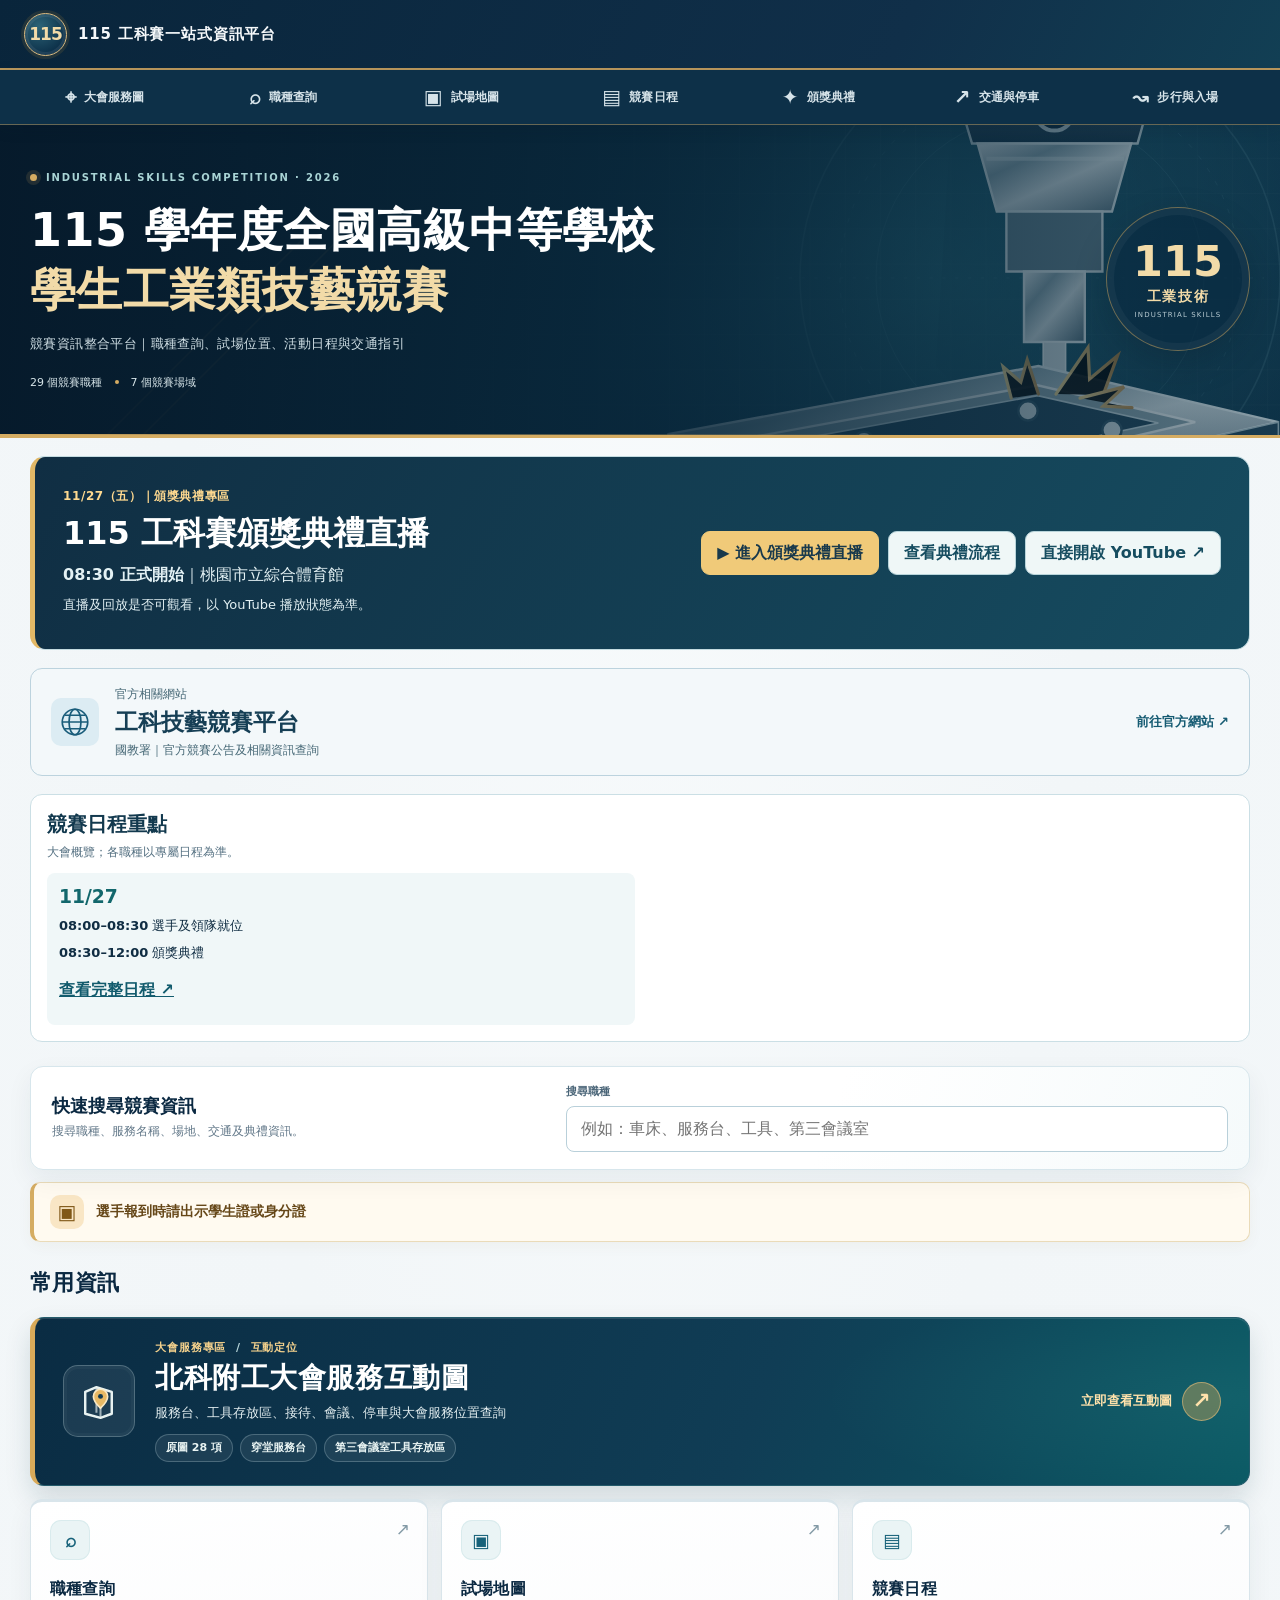
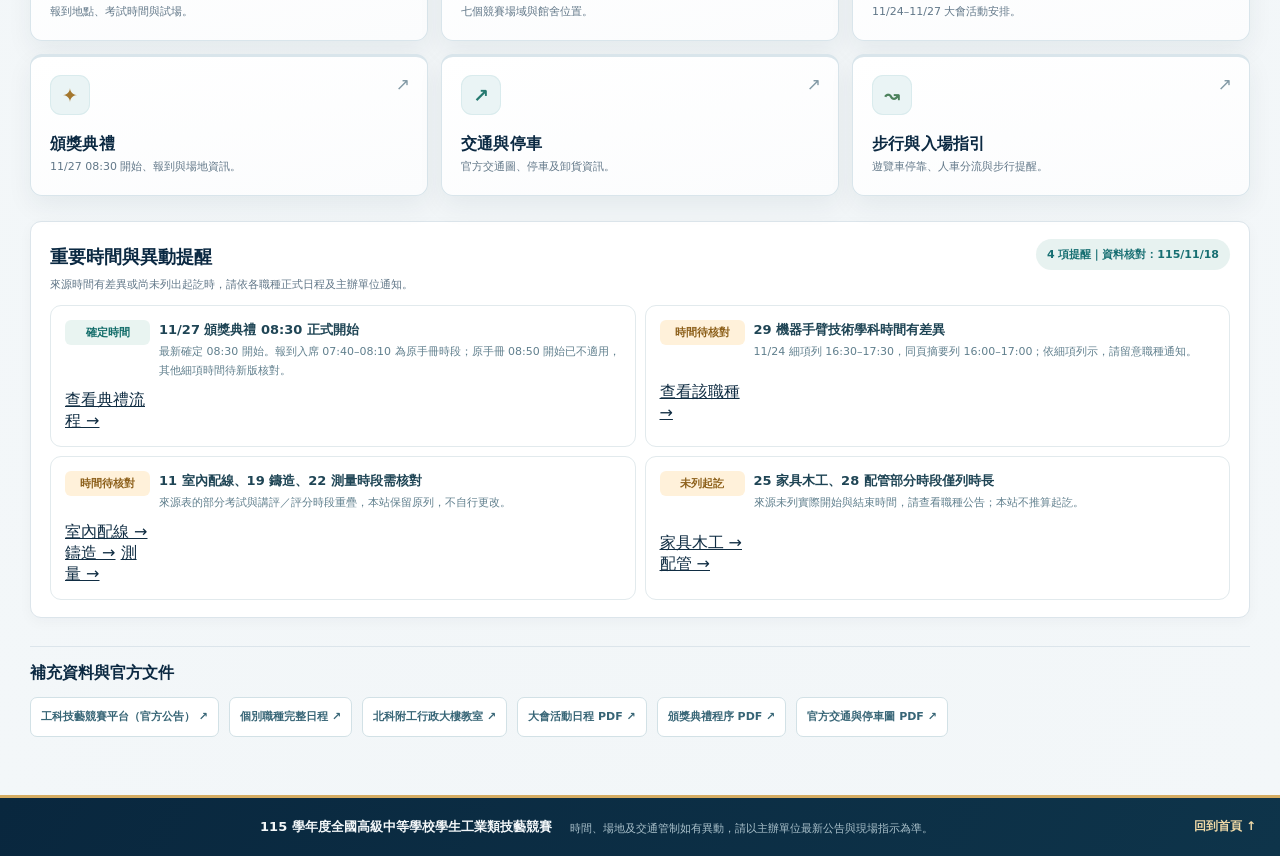
<file: index.html>
<!doctype html>
<html lang="zh-Hant">
<head>
  <meta charset="utf-8">
  <meta name="viewport" content="width=device-width, initial-scale=1">
  <meta name="theme-color" content="#102a3d">
  <meta name="description" content="115 工科賽職種報到、學術科時間、試場地圖、典禮及交通資訊。">
  <title>115 工科賽一站式資訊平台</title>
  <link rel="stylesheet" href="event-design.css">
  <link rel="stylesheet" href="portal.css">
  <link rel="stylesheet" href="ux-three.css">
  <link rel="stylesheet" href="skill-search.css">
  <link rel="stylesheet" href="adaptive-layout.css">
  <link rel="stylesheet" href="checkin-id.css">
  <link rel="stylesheet" href="home.css">
  <link rel="stylesheet" href="design-v12.css">
  <script defer src="skill-guide-data.js"></script>
  <script defer src="skill-search.js"></script>
  <script defer src="individual-timeline-data.js"></script>
  <script defer src="notice-data.js"></script>
  <script defer src="sixth/data.js"></script>
  <script defer src="sixth/v12-map-patch.js"></script>
  <script defer src="event-data.js"></script>
  <script defer src="competition-date.js"></script><script defer src="portal.js"></script>
<link rel="stylesheet" href="site-switch.css"/>
<script defer src="site-switch.js"></script>
<link rel="stylesheet" href="design-v14.css">
</head>
<body class="adaptive-site" data-page="home">
  <header class="site-top">
    <div class="top-inner">
      <a class="logo" aria-label="115 工科賽一站式資訊平台首頁" href="index.html">
        <span class="logo-mark"><span>115</span></span>
        <span class="logo-copy"><b>115 工科賽一站式資訊平台</b></span>
      </a>
    </div>
  </header>
  <main>
    <section class="v12-home-hero" aria-labelledby="homeHeroTitle">
      <div class="v12-home-hero-inner">
        <div class="v12-home-copy">
          <p class="v12-home-kicker"><span></span> INDUSTRIAL SKILLS COMPETITION · 2026</p>
          <h1 id="homeHeroTitle">115 學年度全國高級中等學校<br><em>學生工業類技藝競賽</em></h1>
          <p class="v12-home-desc">競賽資訊整合平台｜職種查詢、試場位置、活動日程與交通指引</p>
          <div class="v12-home-meta"><span>29 個競賽職種</span><i></i><span>7 個競賽場域</span></div>
        </div>
        <div class="v12-home-stamp" aria-label="115 學年度工業類技藝競賽"><span>115</span><b>工業技術</b><small>INDUSTRIAL SKILLS</small></div>
      </div>
      <div class="v12-home-rule" aria-hidden="true"></div>
    </section>

    <section class="wrap v152-ceremony-feature" aria-labelledby="ceremonyFeatureTitle">
      <div class="v152-ceremony-copy"><span class="v152-kicker">11/27（五）｜頒獎典禮專區</span><h2 id="ceremonyFeatureTitle">115 工科賽頒獎典禮直播</h2><p><strong>08:30 正式開始</strong>｜桃園市立綜合體育館</p><p class="v152-note">直播及回放是否可觀看，以 YouTube 播放狀態為準。</p></div>
      <div class="v152-actions"><a class="v152-primary" href="ceremony.html#ceremony-live">▶ 進入頒獎典禮直播</a><a class="v152-secondary" href="ceremony.html#ceremony-program">查看典禮流程</a><a class="v152-secondary" href="https://www.youtube.com/live/bteZbaJu5TI" target="_blank" rel="noopener noreferrer">直接開啟 YouTube ↗</a></div>
    </section>
    <section class="wrap v153-official-section" aria-label="官方競賽平台">
      <a class="v153-official-card" href="https://sci-me.k12ea.gov.tw/Contest/ContestAnnounList" target="_blank" rel="noopener noreferrer" aria-label="工科技藝競賽平台，前往國教署官方網站（另開新分頁）">
        <span class="v153-official-icon" aria-hidden="true"><svg viewBox="0 0 40 40" fill="none" xmlns="http://www.w3.org/2000/svg"><circle cx="20" cy="20" r="15" stroke="currentColor" stroke-width="2"/><ellipse cx="20" cy="20" rx="7" ry="15" stroke="currentColor" stroke-width="2"/><path d="M5 20h30M8 12h24M8 28h24" stroke="currentColor" stroke-width="1.7"/></svg></span>
        <span class="v153-official-copy"><span class="v153-official-kicker">官方相關網站</span><strong>工科技藝競賽平台</strong><small>國教署｜官方競賽公告及相關資訊查詢</small></span>
        <span class="v153-official-action" aria-hidden="true">前往官方網站 ↗</span>
      </a>
    </section>
    <section class="wrap v15-today" id="v15Today" aria-label="今日與次日大會日程"></section>
    <section class="wrap portal-search portal-search-first" aria-label="職種搜尋">
      <div class="search-hero">
        <div>
          <h2>快速搜尋競賽資訊</h2>
          <p>搜尋職種、服務名稱、場地、交通及典禮資訊。</p>
        </div>
        <div class="search-pane">
          <label for="quickSkillSearch">搜尋職種</label>
          <input id="quickSkillSearch" type="search" autocomplete="off" placeholder="例如：車床、服務台、工具、第三會議室">
          <div id="quickSkillResults" class="search-result" aria-live="polite"></div>
        </div>
      </div>
    </section>

    <aside class="wrap checkin-id-notice checkin-id-home" role="note" aria-label="選手報到證件提醒">
      <span class="checkin-id-notice__icon" aria-hidden="true">▣</span>
      <div class="checkin-id-notice__content"><strong>選手報到時請出示學生證或身分證</strong></div>
    </aside>

    <section class="wrap portal-access" id="entrances" aria-labelledby="entrance-title">
      <div class="portal-title"><div><h2 id="entrance-title">常用資訊</h2></div></div>
      <a class="v14-home-service-feature" href="sixth/index.html?view=services#explorer" aria-label="開啟北科附工大會服務互動圖，查詢原圖 28 項服務、穿堂服務台及第三會議室工具存放區">
        <span class="v14-feature-icon" aria-hidden="true">
          <svg viewBox="0 0 48 48" fill="none" xmlns="http://www.w3.org/2000/svg">
            <path d="M10 14.5L21 10L36 14.5V36L25 40L10 36V14.5Z" stroke="currentColor" stroke-width="2.4" stroke-linejoin="round"/>
            <path d="M21 10V35M25 40V19" stroke="currentColor" stroke-width="2" opacity=".65"/>
            <path d="M32 19C32 23.8 25 30.5 25 30.5S18 23.8 18 19a7 7 0 1 1 14 0Z" fill="#E7B965" stroke="#FAE9C4" stroke-width="1.6"/>
            <circle cx="25" cy="19" r="2.4" fill="#103A52"/>
          </svg>
        </span>
        <span class="v14-feature-main">
          <span class="v14-feature-kicker">大會服務專區 <span aria-hidden="true">/</span> 互動定位</span>
          <span class="v14-feature-title">北科附工大會服務互動圖</span>
          <span class="v14-feature-description">服務台、工具存放區、接待、會議、停車與大會服務位置查詢</span>
          <span class="v14-feature-highlights" aria-label="服務內容">
            <span>原圖 28 項</span><span>穿堂服務台</span><span>第三會議室工具存放區</span>
          </span>
        </span>
        <span class="v14-feature-action" aria-hidden="true">
          <span>立即查看互動圖</span>
          <span class="v14-feature-arrow">↗</span>
        </span>
      </a>
      <div class="entrance-grid">
        <a class="entrance-card accent-one" href="skills.html"><span class="entrance-icon">⌕</span><div class="entrance-body"><h3>職種查詢</h3><p>報到地點、考試時間與試場。</p></div><span class="entrance-arrow" aria-hidden="true">↗</span></a>
        <a class="entrance-card accent-two" href="venues.html"><span class="entrance-icon">▣</span><div class="entrance-body"><h3>試場地圖</h3><p>七個競賽場域與館舍位置。</p></div><span class="entrance-arrow" aria-hidden="true">↗</span></a>
        <a class="entrance-card accent-three" href="agenda.html"><span class="entrance-icon">▤</span><div class="entrance-body"><h3>競賽日程</h3><p>11/24–11/27 大會活動安排。</p></div><span class="entrance-arrow" aria-hidden="true">↗</span></a>
        <a class="entrance-card accent-four" href="ceremony.html#ceremony-live"><span class="entrance-icon">✦</span><div class="entrance-body"><h3>頒獎典禮</h3><p>11/27 08:30 開始、報到與場地資訊。</p></div><span class="entrance-arrow" aria-hidden="true">↗</span></a>
        <a class="entrance-card accent-five" href="transport.html?route=overview"><span class="entrance-icon">↗</span><div class="entrance-body"><h3>交通與停車</h3><p>官方交通圖、停車及卸貨資訊。</p></div><span class="entrance-arrow" aria-hidden="true">↗</span></a>
        <a class="entrance-card accent-six" href="transport.html?route=coach-walk"><span class="entrance-icon">↝</span><div class="entrance-body"><h3>步行與入場指引</h3><p>遊覽車停靠、人車分流與步行提醒。</p></div><span class="entrance-arrow" aria-hidden="true">↗</span></a>
      </div>
    </section>

    <section class="wrap ux-notice-section" id="siteNotices" aria-labelledby="noticeTitle">
      <div class="ux-notice-head">
        <div><h2 id="noticeTitle">重要時間與異動提醒</h2><p>來源時間有差異或尚未列出起訖時，請依各職種正式日程及主辦單位通知。</p></div>
        <span class="ux-version-tag" id="noticeReviewDate">重要提醒</span>
      </div>
      <div class="ux-notice-list" id="noticeList" aria-live="polite"></div>
    </section>

    <section class="wrap home-supplement" aria-labelledby="supplement-title">
      <h2 id="supplement-title">補充資料與官方文件</h2>
      <div class="home-supplement-links">
        <a href="https://sci-me.k12ea.gov.tw/Contest/ContestAnnounList" target="_blank" rel="noopener noreferrer">工科技藝競賽平台（官方公告） ↗</a>
        <a href="individual.html">個別職種完整日程 ↗</a>
        <a href="floor.html">北科附工行政大樓教室 ↗</a>
        <a href="assets/source/agenda.pdf" target="_blank" rel="noopener">大會活動日程 PDF ↗</a>
        <a href="assets/source/ceremony.pdf" target="_blank" rel="noopener">頒獎典禮程序 PDF ↗</a>
        <a href="assets/source/traffic.pdf" target="_blank" rel="noopener">官方交通與停車圖 PDF ↗</a>
      </div>
    </section>
  </main>
  <footer class="site-foot">
    <div><strong>115 學年度全國高級中等學校學生工業類技藝競賽</strong><span>時間、場地及交通管制如有異動，請以主辦單位最新公告與現場指示為準。</span></div>
    <a href="index.html">回到首頁 ↑</a>
  </footer>
  <nav class="adaptive-bottom-nav" aria-label="常用功能">
    <a aria-current="page" href="index.html"><span class="adaptive-nav-icon" aria-hidden="true">⌂</span><span class="adaptive-nav-text">首頁</span></a>
    <a href="skills.html"><span class="adaptive-nav-icon" aria-hidden="true">⌕</span><span class="adaptive-nav-text">職種</span></a>
    <a href="venues.html"><span class="adaptive-nav-icon" aria-hidden="true">▣</span><span class="adaptive-nav-text">場域</span></a>
    <a href="agenda.html"><span class="adaptive-nav-icon" aria-hidden="true">▤</span><span class="adaptive-nav-text">日程</span></a>
    <a href="transport.html"><span class="adaptive-nav-icon" aria-hidden="true">↗</span><span class="adaptive-nav-text">交通</span></a>
  </nav>
</body>
</html>
</file>
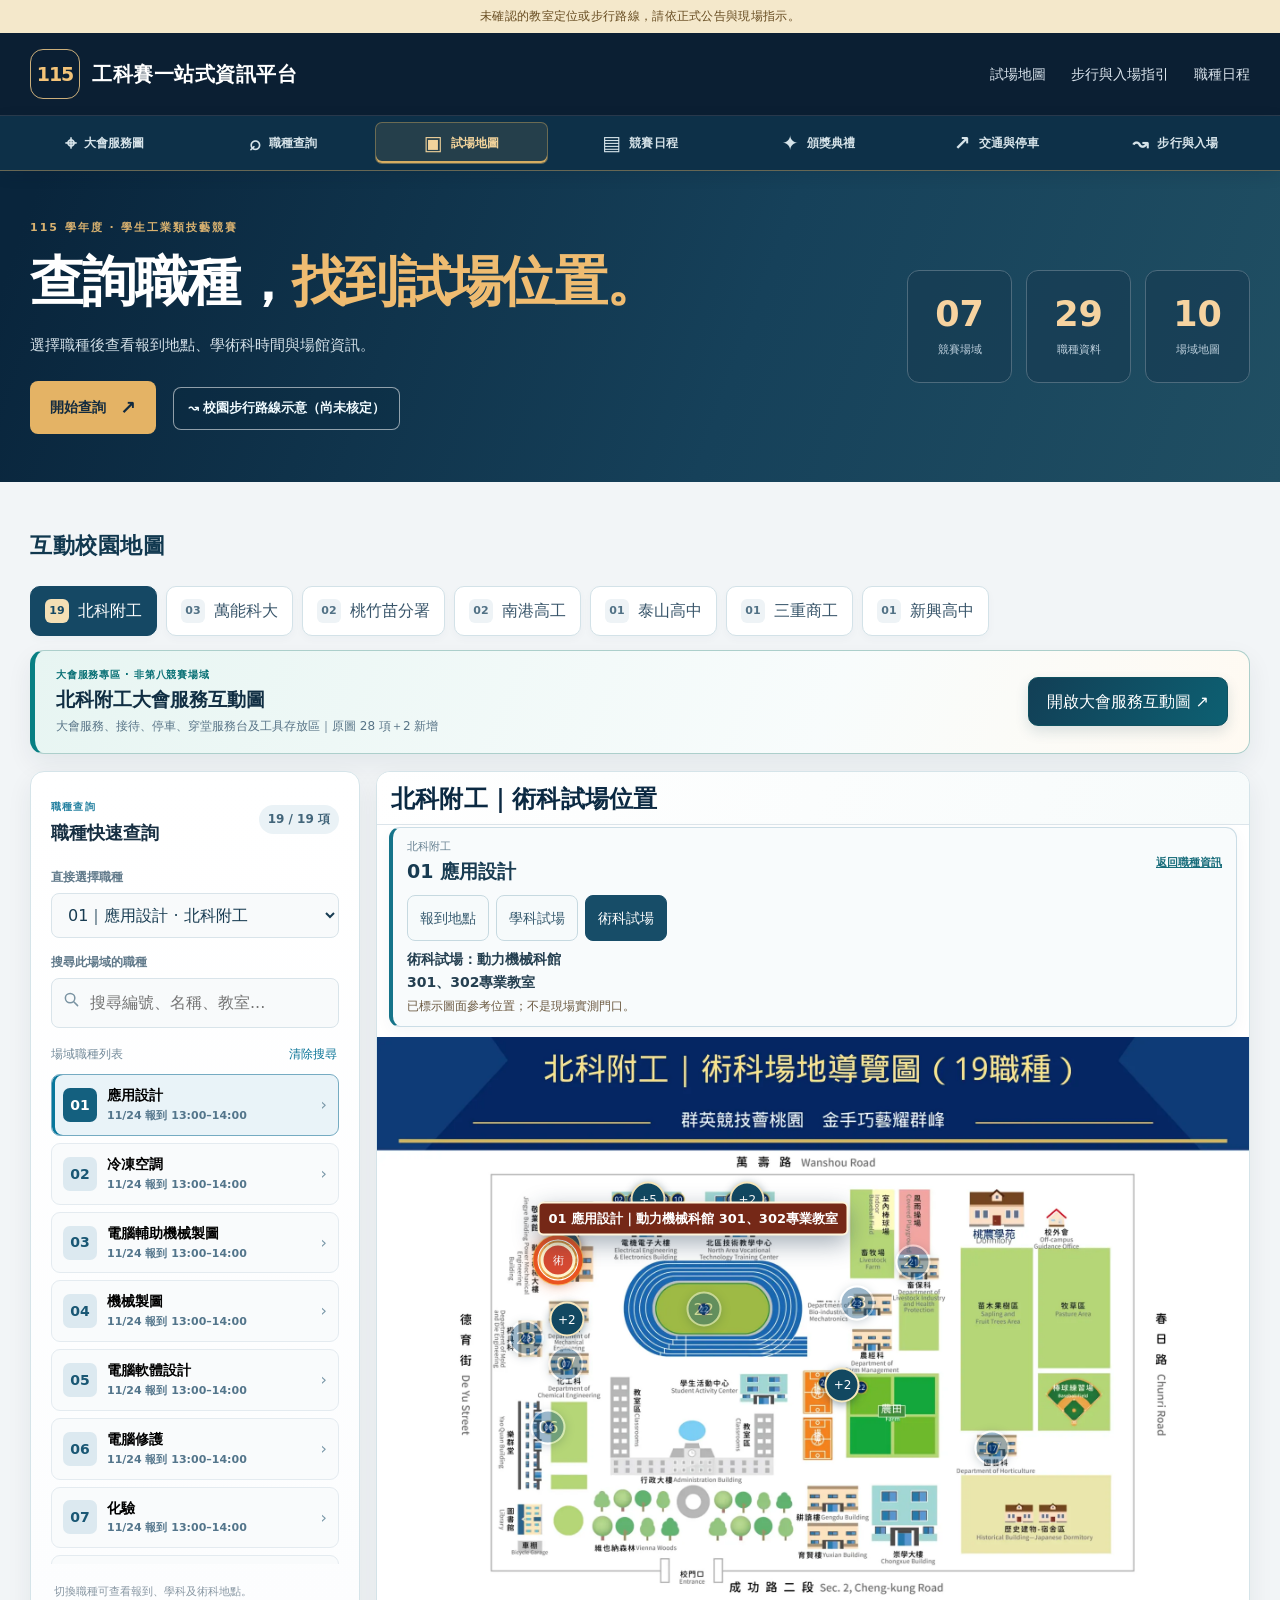
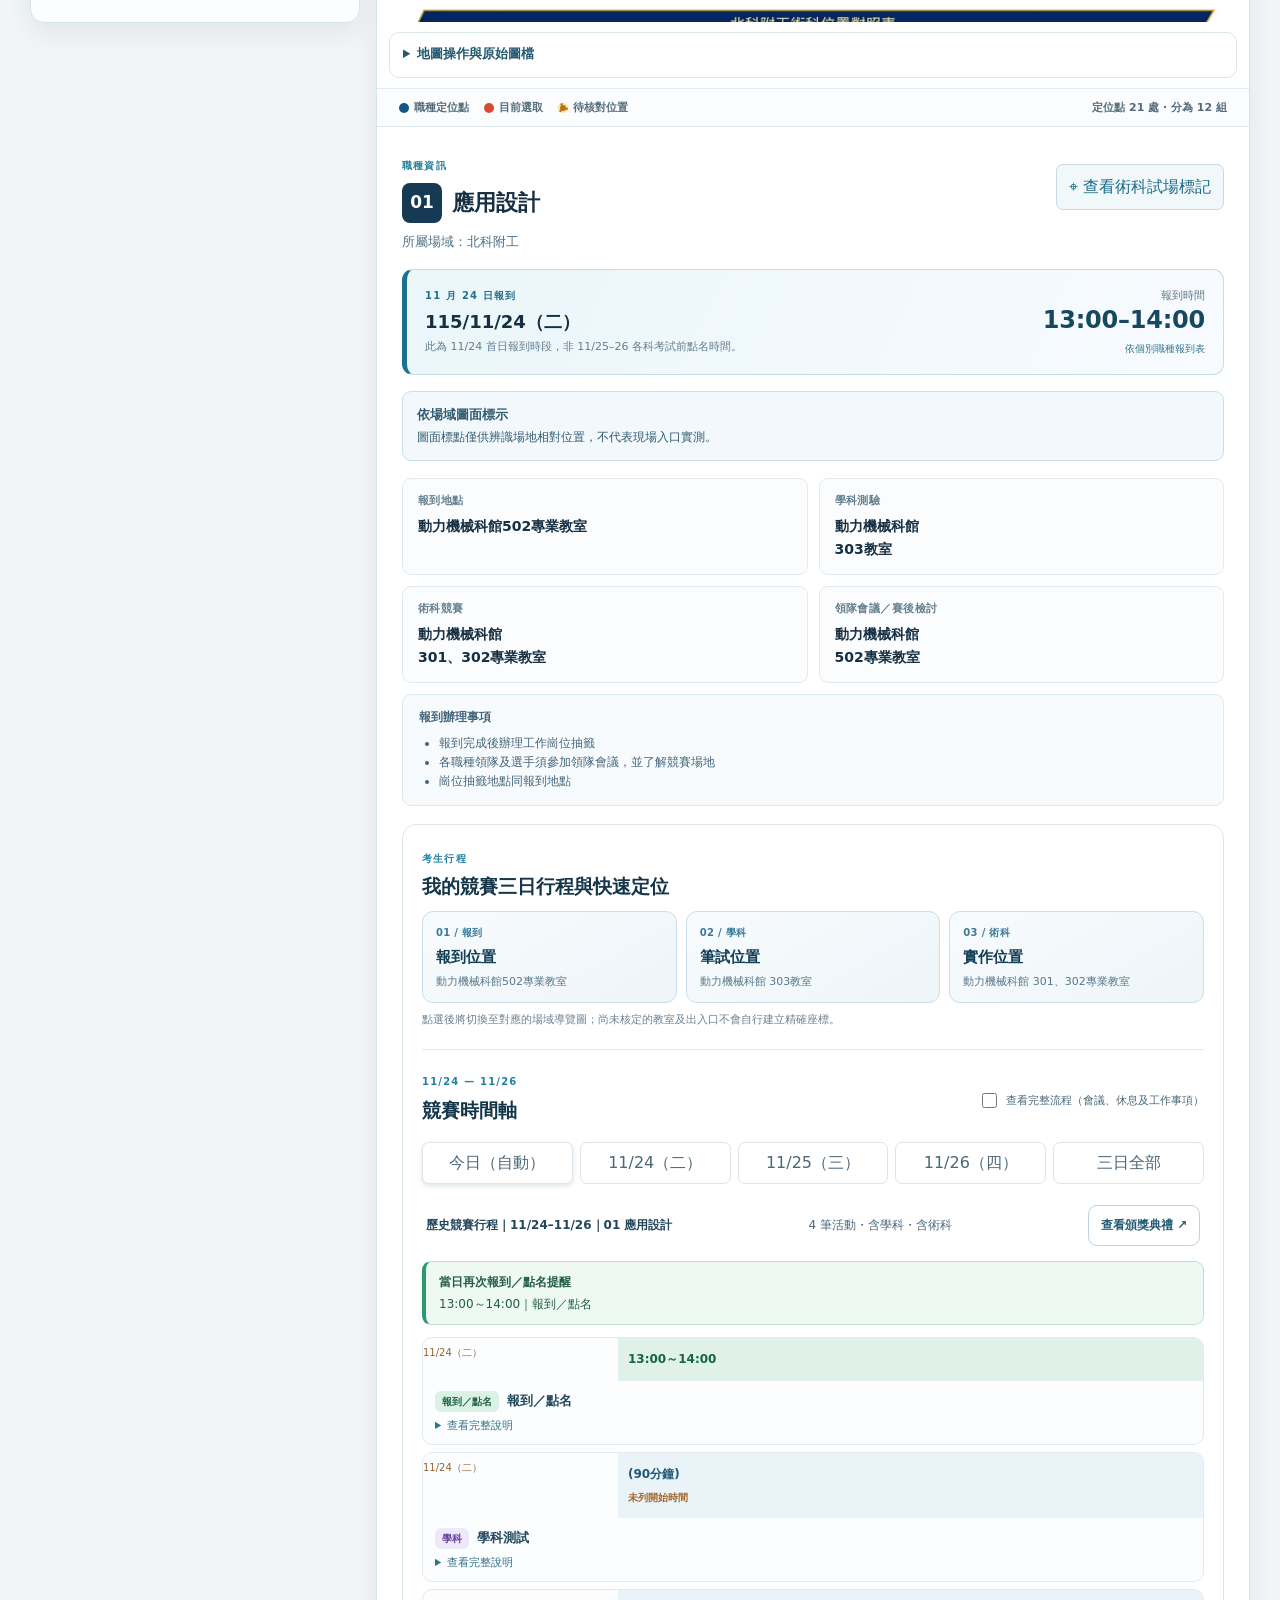
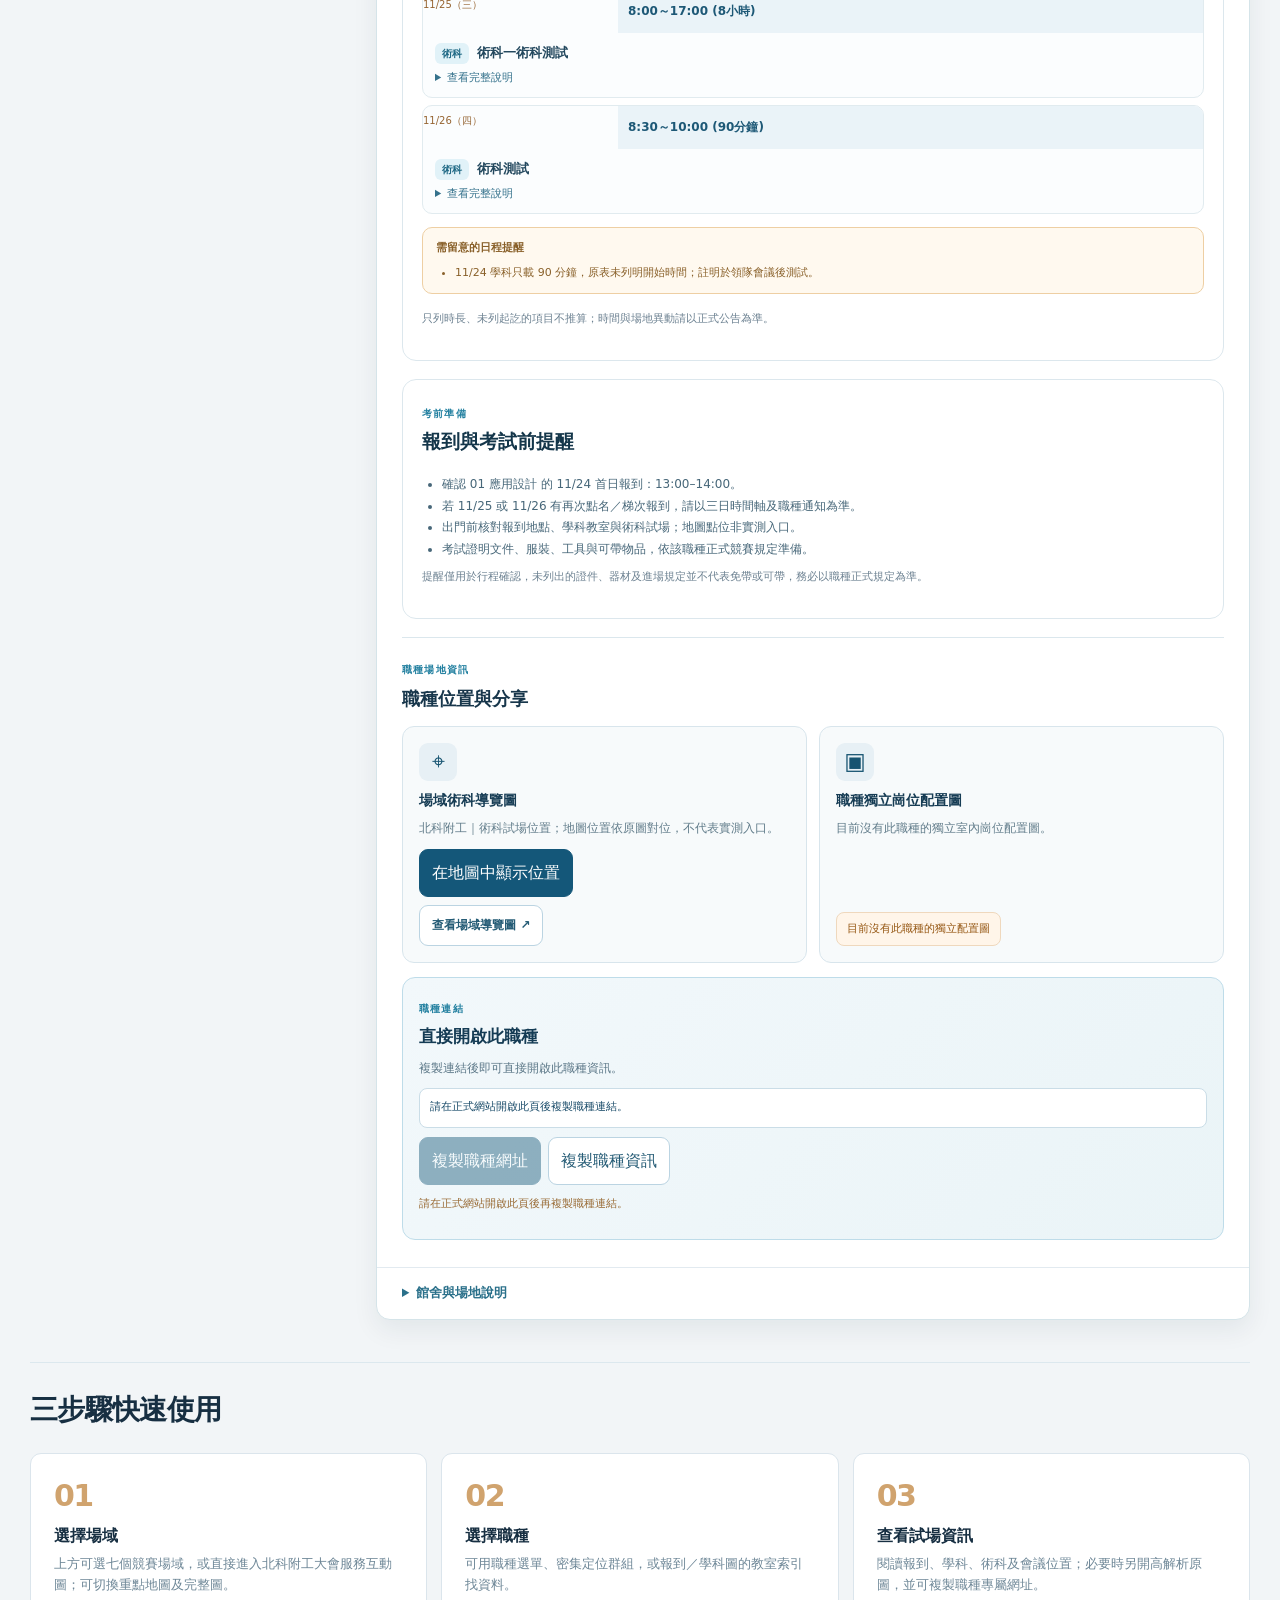
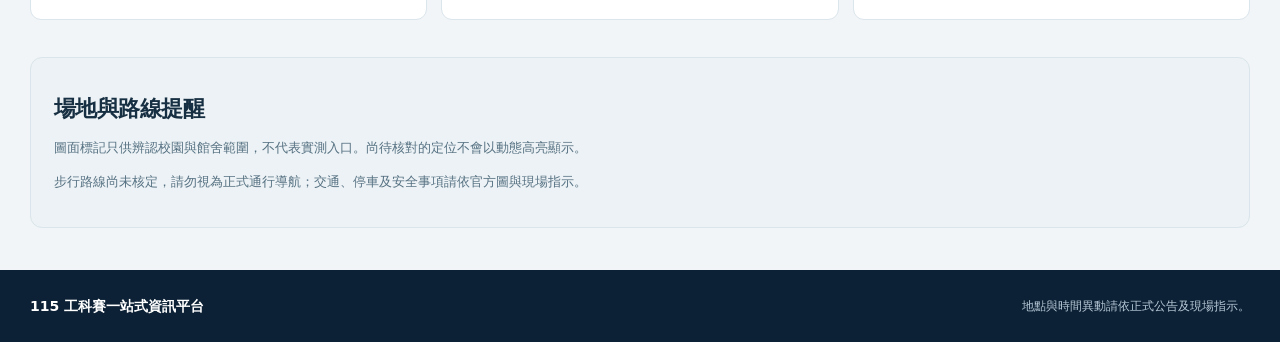
<file: sixth/index.html>
<!DOCTYPE html>

<html lang="zh-Hant">
<head>
<meta charset="utf-8"/>
<meta content="width=device-width, initial-scale=1" name="viewport"/>
<meta content="#0c2035" name="theme-color"/>
<meta content="查詢 115 工科賽職種報到、學術科試場及場域位置；未核定路線請依現場指示。" name="description"/>
<title>互動校園地圖｜115 工科賽一站式資訊平台</title>
<link href="styles.css" rel="stylesheet"/><link href="student-dashboard.css" rel="stylesheet"/>
<script defer="" src="../skill-guide-data.js"></script>
<script defer="" src="../skill-search.js"></script>
<script defer="" src="data.js"></script>
<script defer="" src="focus-meta.js"></script>
<script defer="" src="program-diagrams.js"></script>
<script defer="" defer_="" src="timeline-data.js"></script><script defer="" src="destination-beacons.js"></script>
<script defer="" src="v12-map-patch.js"></script>
<script defer src="../competition-date.js"></script><script defer="" src="app.js"></script><script defer="" defer_="" src="student-dashboard.js"></script>
<link href="../adaptive-layout.css" rel="stylesheet"/><link rel="stylesheet" href="../site-switch.css"/>
<script defer src="../site-switch.js"></script>
<link rel="stylesheet" href="../design-v12.css">
<link rel="stylesheet" href="v14-map.css">
</head>
<body class="adaptive-site">
<a class="skip" href="#explorer">跳至互動地圖</a>
<div class="notice-top">未確認的教室定位或步行路線，請依正式公告與現場指示。</div>
<header class="site-header">
<div class="shell header-inner">
<a class="brand" href="#home"><span class="brand-emblem">115</span><span class="brand-text"><strong>工科賽一站式資訊平台</strong></span></a>
<nav aria-label="地圖相關資訊" class="header-links"><a href="#explorer">試場地圖</a><a href="traffic.html">步行與入場指引</a><a href="#studentTimeline">職種日程</a></nav>
</div>
</header>
<section class="hero" id="home">
<div class="shell hero-inner">
<div class="hero-copy">
<p class="eyebrow">115 學年度 · 學生工業類技藝競賽</p>
<h1>查詢職種，<em>找到試場位置。</em></h1>
<p class="hero-desc">選擇職種後查看報到地點、學術科時間與場館資訊。</p>
<a class="hero-cta" href="#explorer">開始查詢 <span aria-hidden="true">↗</span></a>
<a aria-label="查看尚未核定的步行路線示意" class="hero-traffic-link" href="traffic.html">↝ 校園步行路線示意（尚未核定）</a>
</div>
<div aria-label="競賽資訊" class="hero-stats"><div><strong>07</strong><span>競賽場域</span></div><div><strong>29</strong><span>職種資料</span></div><div><strong>10</strong><span>場域地圖</span></div></div>

</div>
</section>
<main class="shell">
<section aria-labelledby="explorer-title" class="explorer-section" id="explorer">
<div class="section-heading"><div><h2 id="explorer-title">互動校園地圖</h2><p class="section-subtitle" id="explorerSubtitle">先選場域，也可以直接選擇 01–29 職種。圖上已標點的職種可點選查看細節；重點圖為視圖裁切，位置不代表實測入口。</p></div><span class="light-pill" id="explorerNotice">地圖標記僅供辨認位置；待核對點不會動態高亮。</span></div>
<div aria-label="選擇競賽場域" class="site-tabs" id="siteTabs" role="group"></div>
<div class="v13-service-entry" role="group" aria-label="大會服務獨立互動圖">
  <div class="v13-service-entry-copy"><span class="v13-service-kicker">大會服務專區 · 非第八競賽場域</span><strong>北科附工大會服務互動圖</strong><small>大會服務、接待、停車、穿堂服務台及工具存放區｜原圖 28 項＋2 新增</small></div>
  <button class="v13-service-entry-button" type="button" id="serviceModeButton" aria-pressed="false" aria-controls="serviceSection mapViewport">開啟大會服務互動圖 <span aria-hidden="true">↗</span></button>
</div>
<div class="workspace" id="mapWorkspace">
<aside aria-labelledby="sidebar-title" class="sidebar">
<div class="side-head"><div><span class="small-label">職種查詢</span><h3 id="sidebar-title">職種快速查詢</h3></div><span class="small-count" id="siteProgramCount">—</span></div>
<label class="field"><span>直接選擇職種</span><select id="globalProgram"><option value="">選擇 01–29 職種</option></select></label>
<label class="field"><span>搜尋此場域的職種</span><div class="search-wrapper"><svg aria-hidden="true" viewbox="0 0 24 24"><circle cx="10.8" cy="10.8" r="6.3"></circle><path d="m16 16 4.8 4.8"></path></svg><input autocomplete="off" id="programSearch" placeholder="搜尋編號、名稱、教室..." type="search"/></div></label>
<div class="list-heading"><span>場域職種列表</span><button class="text-button" id="clearSearch" type="button">清除搜尋</button></div>
<div class="program-list" id="programList" role="list"></div>
<p class="sidebar-note">切換職種可查看報到、學科及術科地點。</p>
</aside>
<div class="main-panel">
<div class="map-head"><h3 id="mapTitle">讀取地圖中…</h3><p class="map-subtitle" id="mapSubtitle"></p></div>
<section aria-labelledby="services-title" class="service-section v15-service-choices" hidden id="serviceSection">
<div class="service-head"><div><span class="small-label">大會服務對照</span><h3 id="services-title">北科附工大會服務（原圖 01–28＋穿堂服務台＋工具存放區）</h3></div><span class="small-count">原圖 28 項＋2 新增</span></div>
<p class="service-intro">此區為大會服務項目，與 29 個競賽職種分開。點選原圖紅色編號或服務清單查看詳細資訊。新增穿堂服務台位於原圖 14、16 號之間，以金色「服」呼吸燈標記。工具存放區位於第三會議室，選取時以「具」字呼吸燈參照既有 01 號圖面位置；兩者皆非室內入口實測座標。</p>
<label class="field"><span>搜尋服務編號、名稱或位置</span><input autocomplete="off" id="serviceSearch" placeholder="搜尋：工具存放區、第三會議室、服務台、接待、停車…" type="search"/></label>
<div class="v15-service-filters" id="serviceFilters" aria-label="常用服務"><button type="button" data-query="">全部</button><button type="button" data-query="服務台">服務台</button><button type="button" data-query="工具">工具存放</button><button type="button" data-query="贈品">贈品展示</button><button type="button" data-query="會議">會議</button><button type="button" data-query="餐盒">餐盒</button><button type="button" data-query="停車">停車</button><button type="button" data-query="醫療">醫療</button></div><div class="v15-service-list-wrap" id="serviceListWrap">
  <div class="service-list" id="serviceList" aria-label="選擇大會服務定位項目"></div>
</div>
<div class="v15-choices-footer">
  <button class="v15-service-toggle" id="serviceListToggle" type="button" aria-controls="serviceList" aria-expanded="false">展開全部 30 項服務</button>
  <p class="v15-service-choice-hint" id="serviceChoiceHint" role="status" aria-live="polite">選擇上方項目，下方地圖將顯示對應呼吸標記。</p>
</div>
</section>



<section class="destination-card" id="destinationCard" aria-label="目前職種目的地">
<div class="destination-card-head"><div><span id="destinationSite">競賽場域</span><strong id="destinationProgram">選擇職種</strong></div><a id="returnSkillDetails" href="../skills.html">返回職種資訊</a></div>
<div class="destination-tabs" role="group" aria-label="切換目的地"><button data-purpose="registration" type="button">報到地點</button><button data-purpose="theory" type="button">學科試場</button><button data-purpose="practical" type="button">術科試場</button></div>
<p class="destination-place" id="destinationPlace">選擇職種後顯示地點</p>
<p class="destination-status" id="destinationStatus" role="status"></p>
<a class="destination-floor-link" id="destinationFloorLink" hidden>查看行政大樓教室位置 ↗</a>
</section>
<div id="serviceCurrentBar" class="v15-current-service" hidden><span id="serviceCurrentText" aria-live="polite"></span><button type="button" id="servicePrev">上一項</button><button type="button" id="serviceNext">下一項</button><button type="button" id="serviceBackList">清單</button></div><div aria-label="可捲動及縮放的校園導覽圖" class="map-viewport" id="mapViewport" tabindex="0">
<div class="map-stage" id="mapStage">
<img alt="校園導覽圖載入中" decoding="async" id="mapImage" loading="eager"/><div class="map-loading" hidden="" id="mapLoading">地圖載入中…</div>
<div class="pin-layer" id="pinLayer"></div>
</div>
</div>
<details class="map-compact-options"><summary>地圖操作與原始圖檔</summary><div class="map-compact-tools"><div class="map-toolbar">
<label class="map-picker"><span>地圖種類</span><select aria-label="地圖種類" id="mapSelect"></select></label>
<div class="map-tool-right"><div aria-label="地圖顯示模式" class="mode-switch" role="group"><button aria-pressed="true" class="mode-button" id="focusMode" type="button">重點地圖</button><button aria-pressed="false" class="mode-button" id="fullMode" type="button">完整圖面</button></div>
<button aria-label="縮小地圖" class="tool-btn" id="zoomOut" type="button">−</button>
<span aria-live="polite" class="zoom-label" id="zoomLabel">100%</span>
<button aria-label="放大地圖" class="tool-btn" id="zoomIn" type="button">＋</button>
<button class="tool-btn tool-text" id="zoomReset" type="button">重設</button>
</div>
</div><div class="map-compact-downloads"><a class="original-link" href="#" id="originalLink" rel="noopener" target="_blank">開啟原始高解析圖 <span aria-hidden="true">↗</span></a><a class="original-link" download="" href="#" id="downloadOriginal">下載原始圖檔 <span aria-hidden="true">↓</span></a></div><div aria-live="polite" class="map-hint" id="mapStatus">點選地圖中的編號，可查看職種與場地資訊。</div><details class="map-shortcuts" hidden="" id="mapShortcutBox"><summary id="mapShortcutHeading">圖面職種查詢索引</summary><div class="shortcut-explain" id="mapShortcutExplain"></div><div class="shortcut-list" id="mapShortcutList"></div></details></div></details>
<div class="map-footer" aria-label="地圖標記說明"><span id="mapLegendPrimary"><i class="legend-pip legend-other"></i>職種定位點</span><span id="mapLegendSelected"><i class="legend-pip legend-current"></i>目前選取</span><span id="mapLegendPending"><i class="legend-pip legend-pending"></i>待現場核對</span><span id="pinCount">—</span></div>
<div aria-label="密集定位群組清單" aria-modal="false" class="cluster-chooser" hidden="" id="clusterChooser" role="dialog"><div class="cluster-head"><strong id="clusterTitle">選擇定位點</strong><button aria-label="關閉定位群組" id="clusterClose" type="button">✕</button></div><div class="cluster-items" id="clusterItems"></div><p>群組只合併畫面上的點選按鈕，不會改動原始座標或核定狀態。</p></div>

<section class="service-detail-section" id="serviceDetailSection" hidden aria-label="選取服務項目的詳細資訊">
  <div class="v15-service-detail-head"><span>目前選取的服務項目</span><strong>定位與使用說明</strong></div>
  <div aria-live="polite" class="service-detail" id="serviceDetail"></div>
  <button class="locate-btn" id="serviceLocateBtn" type="button">⌖ 在地圖上查看此服務點</button>
  <p class="service-warning">服務 18、19、25、26 的日期、路線或場地尚待公告，請勿依候選位置前往。21 為後門裝卸區域，22 為校門入口；23 為校門指引，不代表停車位置。</p>
</section>
<section aria-labelledby="detail-title" class="details" id="disciplineDetails">
<div class="details-top"><div><span class="small-label">職種資訊</span><div class="details-name"><span class="detail-number" id="detailNumber">01</span><h3 id="detail-title">選擇職種</h3></div></div><button class="locate-btn" id="locateBtn" type="button">⌖ 在地圖上定位</button></div>
<div class="detail-site" id="detailSite"></div>
<section aria-label="本職種報到時間" class="registration-banner" id="registrationBanner">
<div class="registration-banner-copy"><span class="registration-label">11 月 24 日報到</span><strong id="detailRegistrationDate">—</strong><p>此為 11/24 首日報到時段，非 11/25–26 各科考試前點名時間。</p></div>
<div class="registration-banner-time"><span>報到時間</span><strong id="detailRegistrationTime">—</strong><small id="registrationTag"></small></div>
</section>
<div aria-live="polite" class="verify-banner" id="detailVerification" role="status"></div>
<div class="info-grid">
<div class="info-item"><h4>報到地點</h4><p id="detailRegistration">—</p></div>
<div class="info-item"><h4>學科測驗</h4><p id="detailTheory">—</p></div>
<div class="info-item"><h4>術科競賽</h4><p id="detailPractical">—</p></div>
<div class="info-item"><h4>領隊會議／賽後檢討</h4><p id="detailMeeting">—</p></div>
</div>
<div class="registration-tasks" hidden="" id="registrationTasksBox"><strong>報到辦理事項</strong><ul id="registrationTasksList"></ul></div>
<div class="detail-notes" hidden="" id="detailNotes"></div><section aria-label="考生快速導覽與三日行程" class="student-guide">
<div class="student-guide-head"><div><span class="small-label">考生行程</span><h4>我的競賽三日行程與快速定位</h4></div></div>
<div aria-label="前往對應場域地圖" class="quick-route">
<button class="quick-route-button" data-route="registration" type="button"><span>01 / 報到</span><strong>報到位置</strong><small id="quickRegistration">—</small></button>
<button class="quick-route-button" data-route="theory" type="button"><span>02 / 學科</span><strong>筆試位置</strong><small id="quickTheory">—</small></button>
<button class="quick-route-button" data-route="practical" type="button"><span>03 / 術科</span><strong>實作位置</strong><small id="quickPractical">—</small></button>
</div>
<p class="quick-route-hint" id="routeHint">點選後將切換至對應的場域導覽圖；尚未核定的教室及出入口不會自行建立精確座標。</p>
<div class="timebar-head" id="studentTimeline"><div><span class="small-label">11/24 — 11/26</span><h4>競賽時間軸</h4></div><label class="audience-toggle"><input id="includeStaffEvents" type="checkbox"/> 查看完整流程（會議、休息及工作事項）</label></div>
<div aria-label="切換競賽日期" class="day-tabs" id="studentDayTabs" role="group"></div>
<div aria-live="polite" class="day-summary" id="daySummary"></div>
<div class="attendance-notice" hidden="" id="attendanceNotice"></div>
<div aria-live="polite" class="student-events" id="studentEvents"></div>
<div class="schedule-cautions" hidden="" id="scheduleCautions"></div>
<p class="schedule-source">只列時長、未列起訖的項目不推算；時間與場地異動請以正式公告為準。</p>
</section><section aria-label="北科附工行政大樓學科樓層導覽" class="floor-guide" hidden="" id="floorGuide">
<div class="student-guide-head"><div><span class="small-label">學科教室</span><h4>行政大樓學科教室</h4></div></div>
<div aria-label="行政大樓樓層選擇" class="floor-tabs" id="floorTabs" role="group"></div>
<div class="floor-blueprint">
<div class="floor-blueprint-head"><strong>行政大樓學科教室配置圖</strong><span aria-live="polite" id="floorFocusText">選擇職種可在圖上反白教室</span></div>
<p class="floor-source-note">框線對應教室格位，並非實測門口、行進路線或樓梯入口；請依現場指示。</p>
<div aria-label="可左右捲動的行政大樓樓層圖" class="floor-image-scroller" tabindex="0">
<div class="floor-image-stage">
<img alt="北科附工行政大樓學科教室配置圖原圖，含1F、2F、3F與九職種十五間教室" decoding="async" id="floorSourceImage" loading="lazy" src="assets/floor/administration-floor-source.webp"/>
<div aria-label="可點選的學科教室位置" class="floor-hit-layer" id="floorHitLayer"></div>
</div>
</div>
<p class="floor-legend">框線代表教室格位；點選框線可切換職種。</p>
</div>
<div class="floor-rooms" id="floorRooms"></div>
<p class="floor-hint">圖面框線對應原始樓層配置圖中的教室格位；非現場實測的教室門口或入場動線。請依正式公告及現場指示辨識。</p>
<button class="feature-outline" id="floorMapButton" type="button">查看北科附工學科導覽圖</button>
</section><section aria-label="考前注意事項" class="exam-tips" id="examTips">
<div class="student-guide-head"><div><span class="small-label">考前準備</span><h4>報到與考試前提醒</h4></div></div>
<ul class="tips-list" id="generalTips"></ul>
<div class="program-tips" hidden="" id="programTips"></div>
<p class="tip-source">提醒僅用於行程確認，未列出的證件、器材及進場規定並不代表免帶或可帶，務必以職種正式規定為準。</p>
</section>
<section aria-labelledby="programExtraTitle" class="program-extra" id="programExtra">
<div class="program-extra-head"><span class="small-label">職種場地資訊</span><h4 id="programExtraTitle">職種位置與分享</h4></div>
<div class="program-asset-grid">
<div class="asset-tile">
<span aria-hidden="true" class="asset-icon">⌖</span>
<strong>場域術科導覽圖</strong>
<p id="venueGuideSummary">依所屬場域圖面標點顯示，尚非入口實測位置。</p>
<button class="feature-btn" id="venueGuideBtn" type="button">在地圖中顯示位置</button>
<a class="feature-link" href="#" id="venueGuideOriginal" rel="noopener" target="_blank">查看場域導覽圖 ↗</a>
</div>
<div class="asset-tile">
<span aria-hidden="true" class="asset-icon">▣</span>
<strong>職種獨立崗位配置圖</strong>
<p id="indoorDiagramStatus">目前尚未提供此職種已核定的獨立室內崗位圖。</p>
<div class="indoor-diagram-list" hidden="" id="indoorDiagramList"></div>
<span class="asset-wait" id="indoorDiagramPending">目前沒有此職種的獨立配置圖</span>
</div>
</div>
<div class="share-panel" id="sharePanel">
<div class="share-main">
<span class="small-label">職種連結</span>
<h4>直接開啟此職種</h4>
<p>複製連結後即可直接開啟此職種資訊。</p>
<div aria-live="polite" class="share-url" id="shareUrlText">讀取分享網址中…</div>
<div class="share-actions">
<button class="feature-btn" id="copyProgramLink" type="button">複製職種網址</button>
<button class="feature-outline" id="copyProgramSummary" type="button">複製職種資訊</button>
</div>
<p class="share-help" id="shareHelp">請在正式網站開啟此頁後再複製職種連結。</p>
</div>
</div>
</section>
</section>
<details class="extra-notes"><summary>館舍與場地說明</summary><ul id="mapNotes"></ul><p>以下列出地圖上可辨認的館舍名稱；場地如有異動請以現場標示為準。</p></details>
</div>
</div>
</section>
<section class="bottom-sections" id="instructions">
<div><h2>三步驟快速使用</h2><div class="steps"><div><b>01</b><strong>選擇場域</strong><p>上方可選七個競賽場域，或直接進入北科附工大會服務互動圖；可切換重點地圖及完整圖。</p></div><div><b>02</b><strong>選擇職種</strong><p>可用職種選單、密集定位群組，或報到／學科圖的教室索引找資料。</p></div><div><b>03</b><strong>查看試場資訊</strong><p>閱讀報到、學科、術科及會議位置；必要時另開高解析原圖，並可複製職種專屬網址。</p></div></div></div>
</section>
<section class="data-notes" id="data-notes"><div><p class="overline"></p><h2>場地與路線提醒</h2><p>圖面標記只供辨認校園與館舍範圍，不代表實測入口。尚待核對的定位不會以動態高亮顯示。</p><p>步行路線尚未核定，請勿視為正式通行導航；交通、停車及安全事項請依官方圖與現場指示。</p></div></section>
</main>
<footer class="footer"><div class="shell"><strong>115 工科賽一站式資訊平台</strong><span>地點與時間異動請依正式公告及現場指示。</span></div></footer>
<aside aria-label="目前選取的導覽資訊" aria-live="polite" class="mobile-card" hidden="" id="mobileCard"><button aria-label="關閉浮動資訊卡" class="mobile-card-close" id="mobileCardClose" type="button">✕</button><div class="mobile-card-inner"><span class="mobile-card-label" id="mobileCardLabel">職種資訊</span><strong id="mobileCardTitle"></strong><p id="mobileCardText"></p><div class="mobile-card-actions"><button id="mobileCardLocate" type="button">在圖上定位</button><button id="mobileCardDetails" type="button">查看完整資訊</button></div></div></aside>
<div aria-live="polite" class="toast" id="toast"></div>
<nav aria-label="手機常用功能快速導覽" class="adaptive-bottom-nav"><a href="../index.html"><span aria-hidden="true" class="adaptive-nav-icon">⌂</span><span class="adaptive-nav-text">首頁</span></a><a href="../skills.html"><span aria-hidden="true" class="adaptive-nav-icon">⌕</span><span class="adaptive-nav-text">職種</span></a><a aria-current="page" href="../venues.html"><span aria-hidden="true" class="adaptive-nav-icon">▣</span><span class="adaptive-nav-text">場域</span></a><a href="../agenda.html"><span aria-hidden="true" class="adaptive-nav-icon">▤</span><span class="adaptive-nav-text">日程</span></a><a href="../transport.html"><span aria-hidden="true" class="adaptive-nav-icon">↗</span><span class="adaptive-nav-text">交通</span></a></nav></body>
</html>
</file>
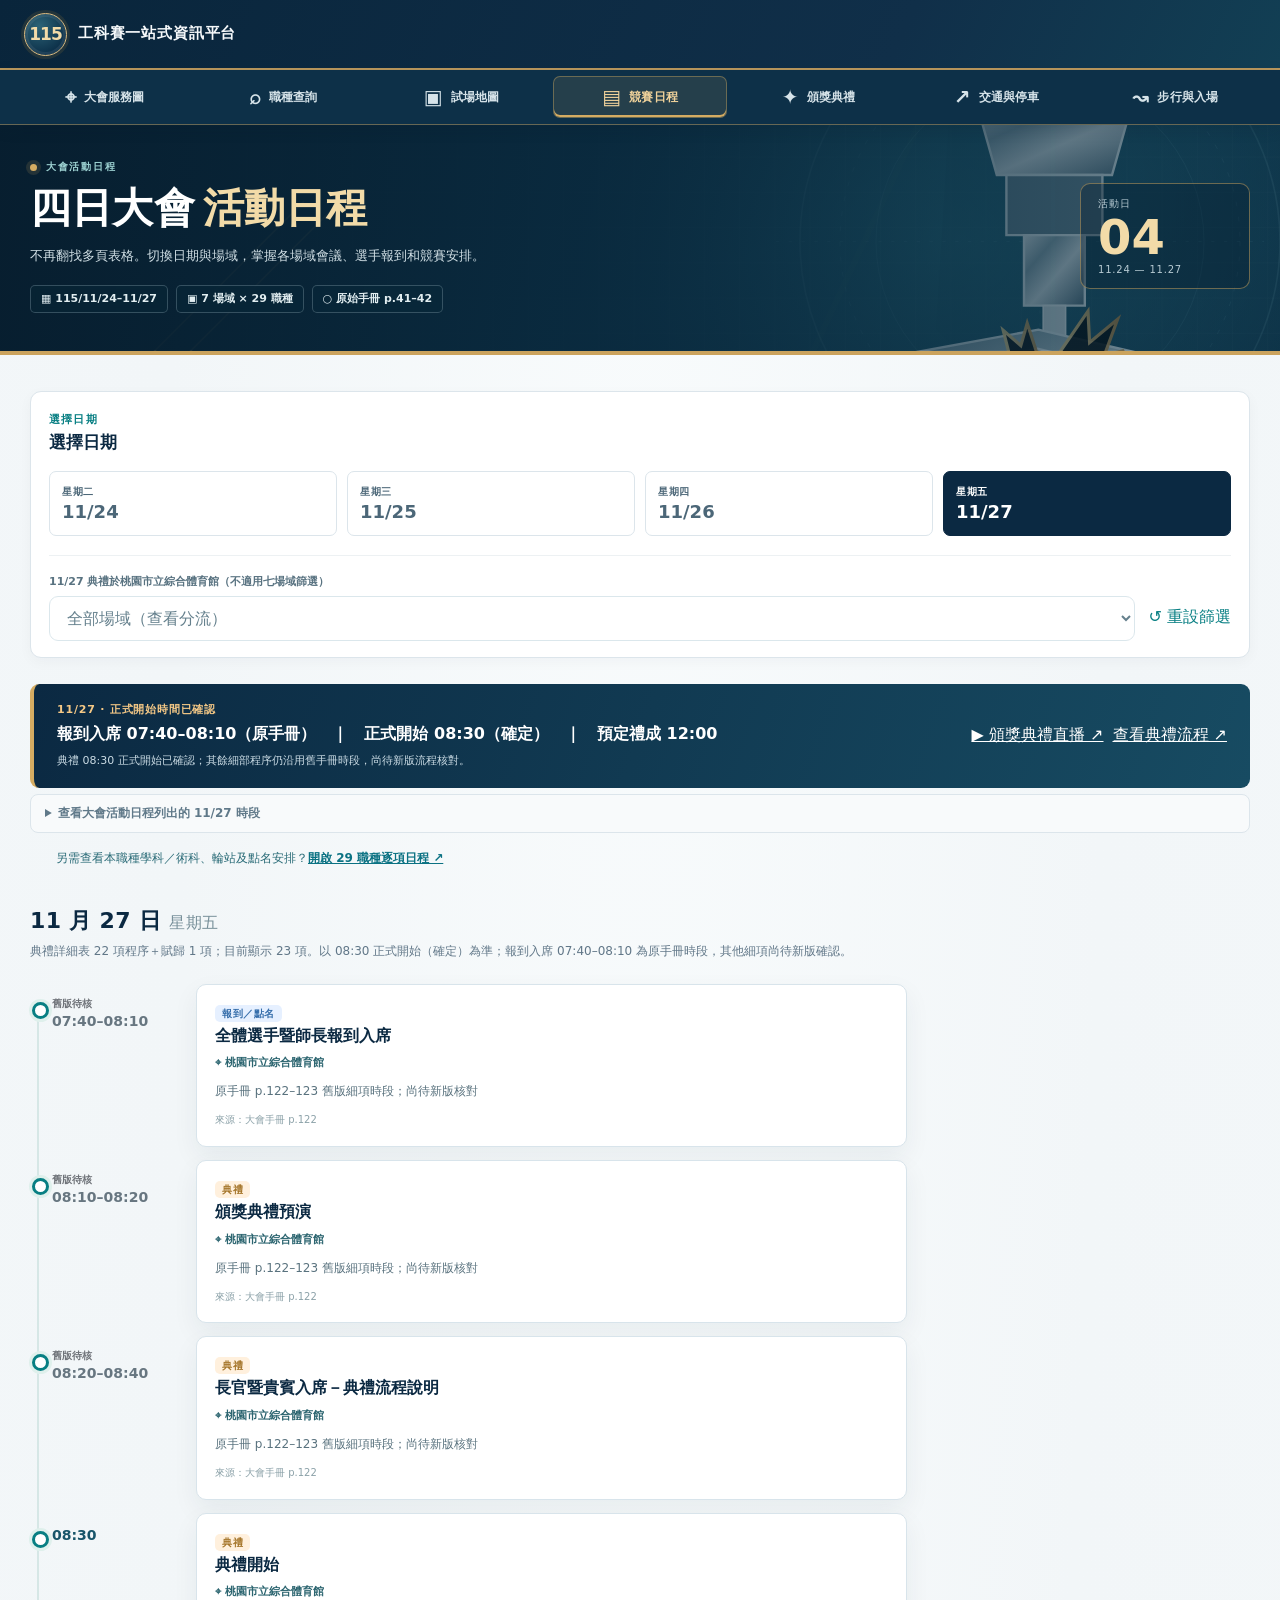
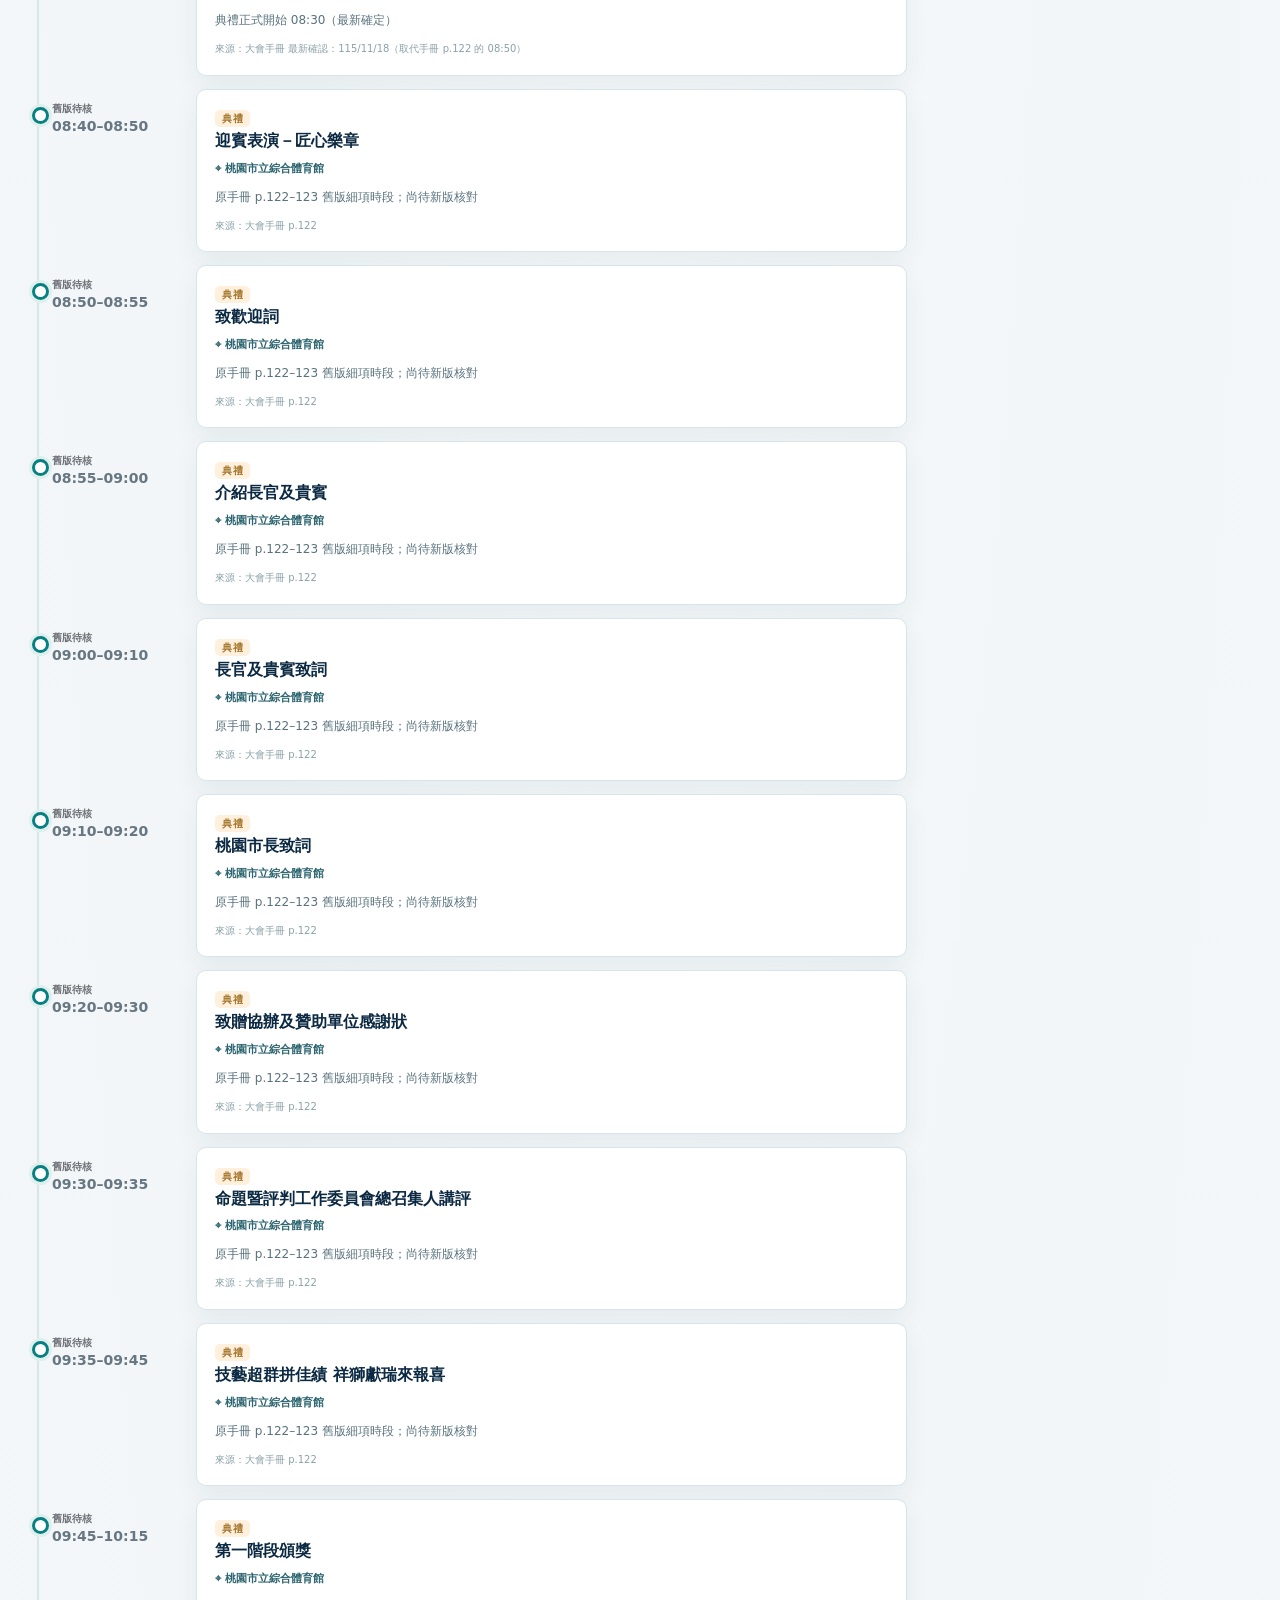
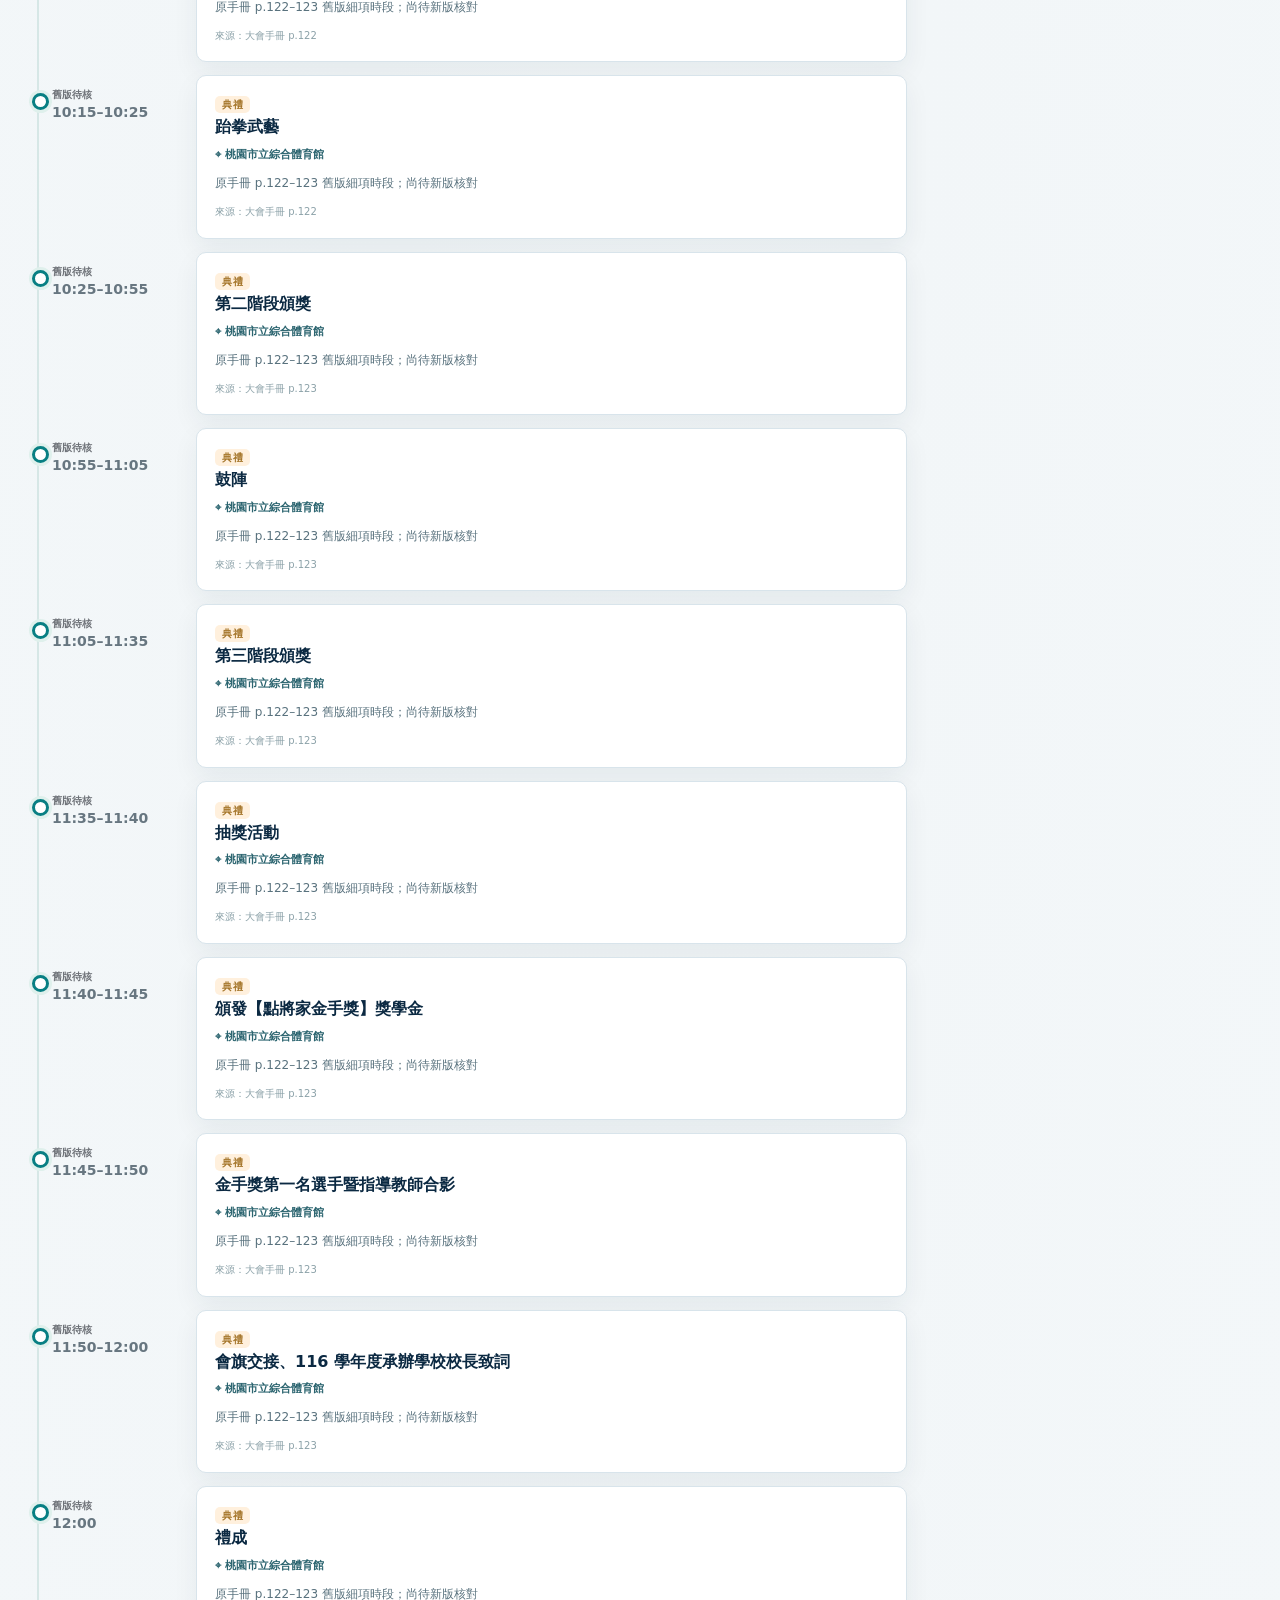
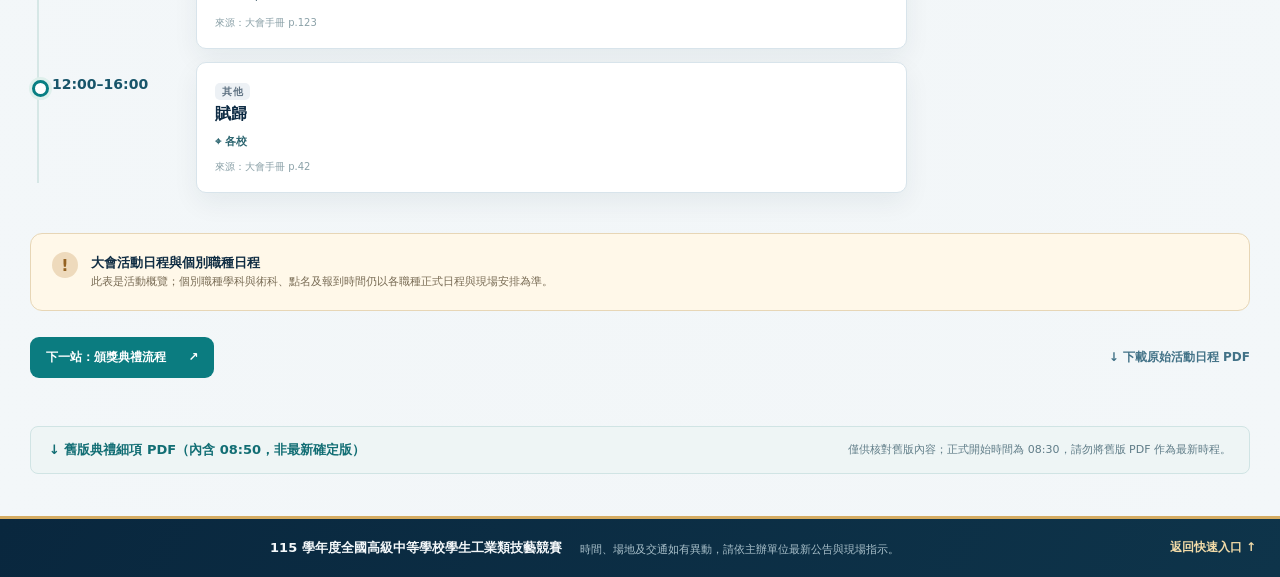
<file: agenda.html>
<!DOCTYPE html>

<html lang="zh-Hant"><head><meta charset="utf-8"/><meta content="width=device-width,initial-scale=1" name="viewport"/><meta content="#102a3d" name="theme-color"/><meta content="115 工科賽 11 月 24–27 日大會活動日程，含七場域與特殊報到時間。" name="description"/><title>大會活動日程｜115 工科賽一站式資訊平台</title><link href="event-design.css" rel="stylesheet"/><script defer="" src="event-data.js"></script><script defer="" src="event-app.js"></script><link href="portal.css" rel="stylesheet"/><script defer="" src="portal.js"></script><link href="portal-integration.css" rel="stylesheet"/><link href="adaptive-layout.css" rel="stylesheet"/><link rel="stylesheet" href="site-switch.css"/>
<script defer src="site-switch.js"></script>
<link rel="stylesheet" href="design-v12.css">
<link rel="stylesheet" href="design-v14.css">
</head><body class="adaptive-site" data-page="agenda"><header class="site-top"><div class="top-inner"><a aria-label="115 工科賽一站式資訊平台首頁" class="logo" href="index.html"><span class="logo-mark"><span>115</span></span><span class="logo-copy"><b>工科賽一站式資訊平台</b><small></small></span></a><nav aria-label="網站主選單" class="top-nav"><a data-nav="home" href="index.html">快速入口</a><a data-nav="skills" href="skills.html">查職種</a><a data-nav="venues" href="venues.html">找場域</a><a data-nav="agenda" href="agenda.html">大會日程</a><a data-nav="ceremony" href="ceremony.html">典禮流程</a><a data-nav="transport" href="transport.html">交通停車</a><a href="sixth/index.html#explorer">互動校園地圖</a></nav><button aria-expanded="false" aria-label="顯示導覽選單" class="mobile-menu" id="menuButton" type="button">☰</button></div><div class="mobile-nav" id="mobileNav"><a href="index.html">快速入口</a><a href="skills.html">查職種</a><a href="venues.html">找場域</a><a href="agenda.html">大會日程</a><a href="ceremony.html">典禮流程</a><a href="transport.html">交通停車</a><a href="sixth/index.html#explorer">互動校園地圖</a></div></header><main><section class="page-hero agenda-hero"><div class="wrap page-hero-inner"><div><div class="eyebrow"><span class="eyebrow-dot"></span> 大會活動日程</div><h1>四日大會<span>活動日程</span></h1><p>不再翻找多頁表格。切換日期與場域，掌握各場域會議、選手報到和競賽安排。</p><div class="hero-meta"><span>▦ 115/11/24–11/27</span><span>▣ 7 場域 × 29 職種</span><span>○ 原始手冊 p.41–42</span></div></div><div class="hero-day-accent"><small>活動日</small><strong>04</strong><span>11.24 — 11.27</span></div></div></section>
<div class="wrap section-body"><section class="agenda-controls"><div><span class="mini-label">選擇日期</span><h2>選擇日期</h2></div><div aria-label="四日大會日程" class="day-tabs" id="dayTabs" role="tablist"></div><div class="filterline"><div><label for="agendaVenue" id="agendaVenueLabel">會議場域</label><select id="agendaVenue"><option value="all">全部場域（查看分流）</option></select></div><button class="text-button" id="resetAgenda" type="button">↺ 重設篩選</button></div></section>
<div class="ceremony-primary-alert" hidden="" id="agendaCeremonyPriority"><div><span class="primary-label">11/27 · 正式開始時間已確認</span><strong>報到入席 07:40–08:10（原手冊）　｜　正式開始 08:30（確定）　｜　預定禮成 12:00</strong><p>典禮 08:30 正式開始已確認；其餘細部程序仍沿用舊手冊時段，尚待新版流程核對。</p></div><div class="v152-actions"><a href="ceremony.html#ceremony-live">▶ 頒獎典禮直播 ↗</a><a href="ceremony.html#ceremony-program">查看典禮流程 ↗</a></div></div><details class="legacy-schedule" hidden="" id="agendaLegacy"><summary>查看大會活動日程列出的 11/27 時段</summary><p>大會活動日程 p.42 列 08:30–12:00「頒獎典禮」，本次已確認 08:30 正式開始；舊版典禮手冊 p.122–123 仍列 08:50，該開始時間已不適用。其餘節目時段尚待新版核定。</p></details><p class="wrap" style="font-size:12px;margin:15px auto;color:#286a76">另需查看本職種學科／術科、輪站及點名安排？<a href="individual.html" style="font-weight:850;color:#0b7283">開啟 29 職種逐項日程 ↗</a></p><div class="agenda-layout"><div><div class="section-heading"><span class="section-label" id="agendaDateEn">11 月 24 日</span><h2 id="agendaDateTitle">11 月 24 日 <small>星期二</small></h2><p id="agendaSummary">顯示大會概覽，詳細時間請依職種專屬日程。</p></div><div aria-live="polite" class="agenda-list" id="agendaList"></div></div><aside class="sidebar-stack"><section class="aside-card venue-card" id="agendaVenueSidebar"><div class="aside-label">競賽場域</div><h3>各職種審題會議分流</h3><p>11/24 11:00–12:00；選擇下方場域，檢視對應職種。</p><div class="venue-list" id="venueCards"></div></section><section class="aside-card caution-card" id="agendaSpecialRegistration"><div class="aside-label">11/24 特別報到</div><h3>11 月 24 日特別報到時段</h3><div class="special-times"><div><b>09:00–09:30</b><span>鑄造</span></div><div><b>11:00–13:00</b><span>車床</span></div><div><b>12:00–13:00</b><span>模具、機電整合</span></div><div><b>12:00–14:00</b><span>機器手臂技術</span></div></div><p>其餘職種依手冊與個別職種最新公告為準。</p></section></aside></div>
<section class="inline-note"><span>!</span><div><b>大會活動日程與個別職種日程</b><p>此表是活動概覽；個別職種學科與術科、點名及報到時間仍以各職種正式日程與現場安排為準。</p></div></section><section class="section-footer-row"><a class="next-link" href="ceremony.html">下一站：頒獎典禮流程 <b>↗</b></a><a class="source-link" download="" href="assets/source/agenda.pdf">↓ 下載原始活動日程 PDF</a></section></div><div class="download-banner"><a class="download-beauty" download="" href="assets/print/agenda-detail-primary.pdf">↓ 舊版典禮細項 PDF（內含 08:50，非最新確定版）</a><span>僅供核對舊版內容；正式開始時間為 08:30，請勿將舊版 PDF 作為最新時程。</span></div></main><footer class="site-foot"><div><strong>115 學年度全國高級中等學校學生工業類技藝競賽</strong><span>時間、場地及交通如有異動，請依主辦單位最新公告與現場指示。</span></div><a href="index.html">返回快速入口 ↑</a></footer><nav aria-label="手機常用功能快速導覽" class="adaptive-bottom-nav"><a href="index.html"><span aria-hidden="true" class="adaptive-nav-icon">⌂</span><span class="adaptive-nav-text">首頁</span></a><a href="skills.html"><span aria-hidden="true" class="adaptive-nav-icon">⌕</span><span class="adaptive-nav-text">職種</span></a><a href="venues.html"><span aria-hidden="true" class="adaptive-nav-icon">▣</span><span class="adaptive-nav-text">場域</span></a><a aria-current="page" href="agenda.html"><span aria-hidden="true" class="adaptive-nav-icon">▤</span><span class="adaptive-nav-text">日程</span></a><a href="transport.html"><span aria-hidden="true" class="adaptive-nav-icon">↗</span><span class="adaptive-nav-text">交通</span></a></nav></body></html>
</file>
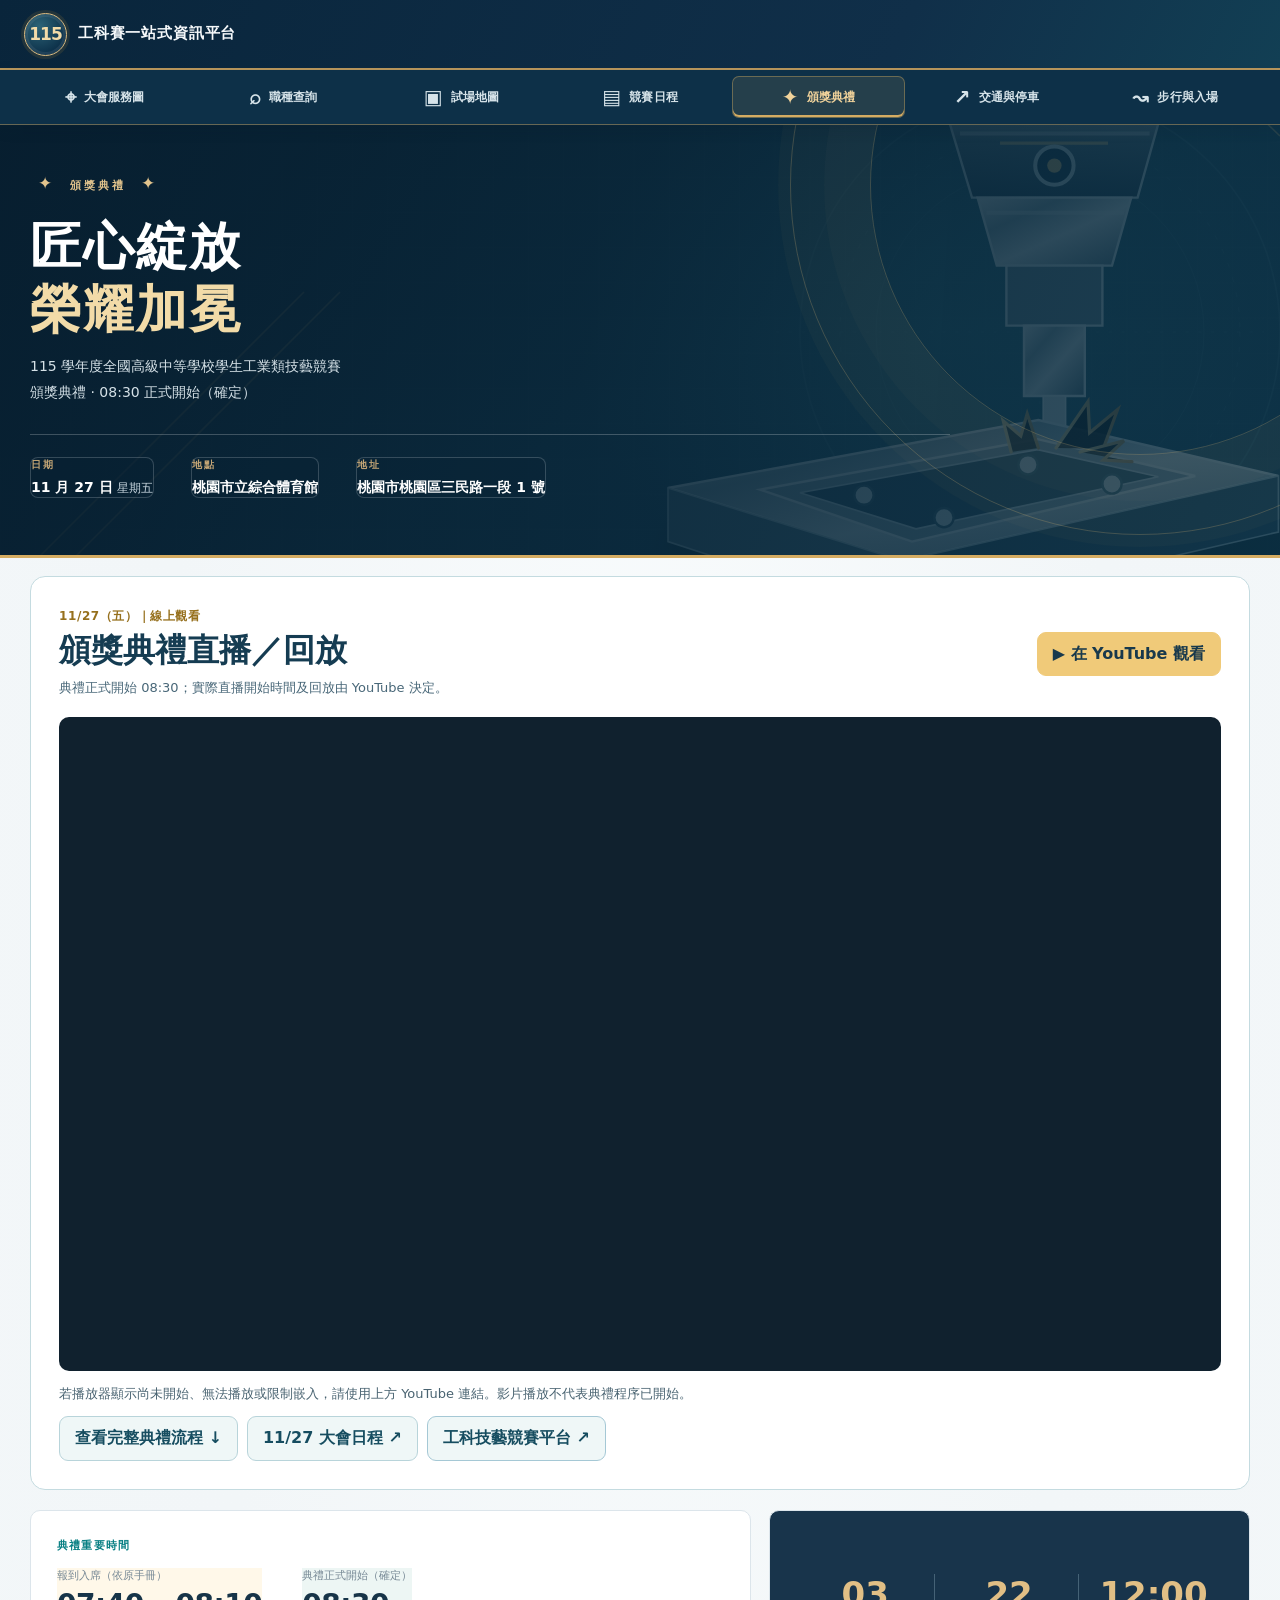
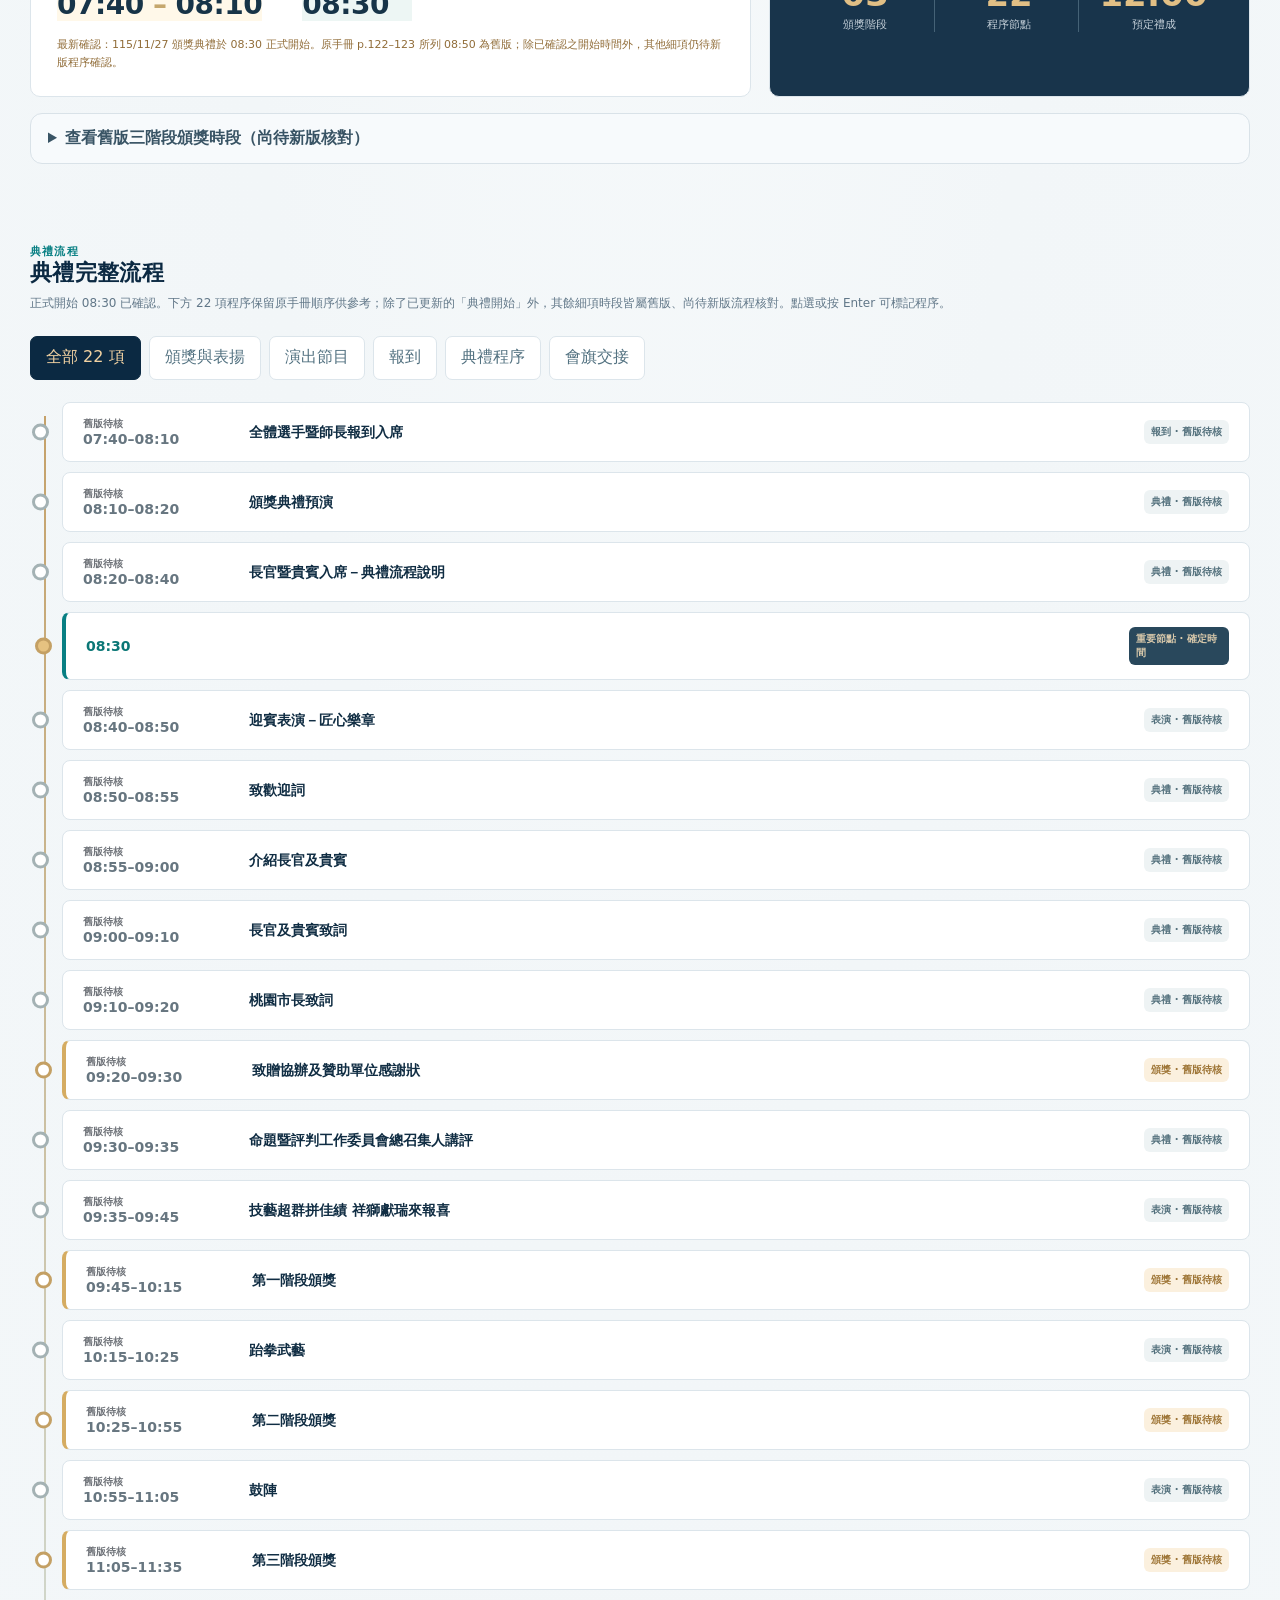
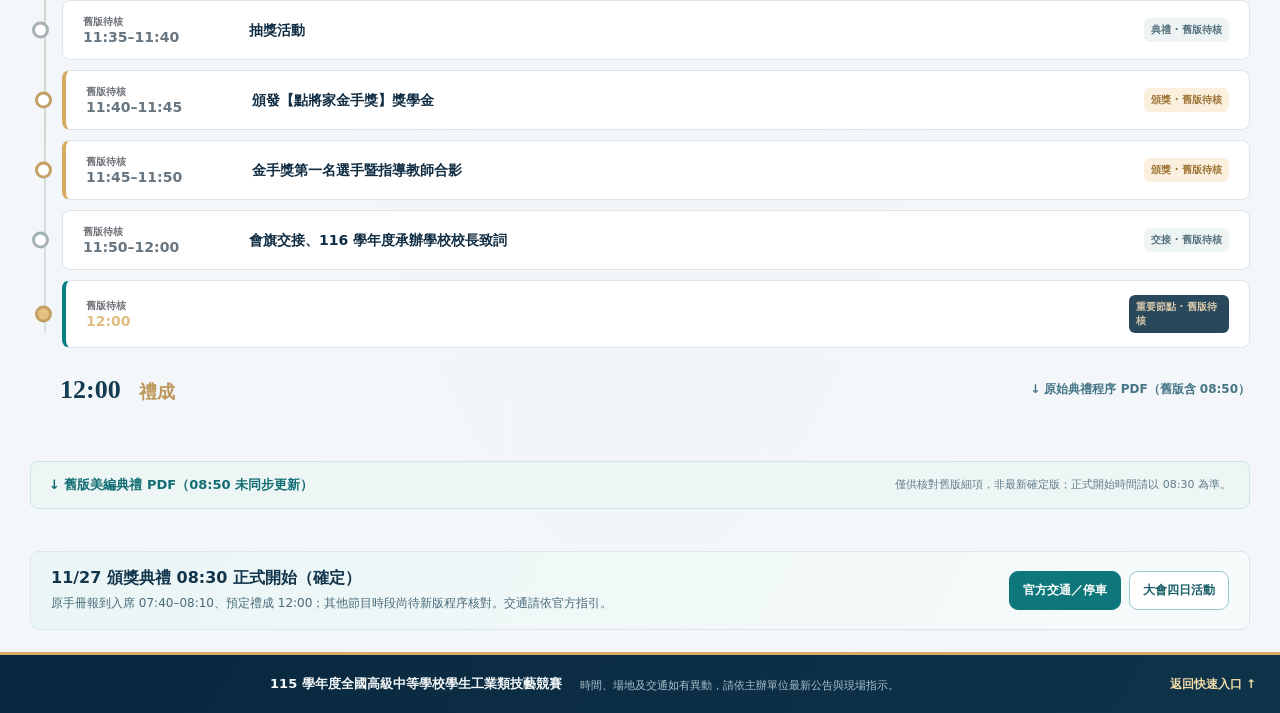
<file: ceremony.html>
<!DOCTYPE html>

<html lang="zh-Hant"><head><meta charset="utf-8"/><meta content="width=device-width,initial-scale=1" name="viewport"/><meta content="#102a3d" name="theme-color"/><meta content="11 月 27 日桃園市立綜合體育館 115 工科賽頒獎典禮全部 22 個程序。" name="description"/><title>頒獎典禮流程｜115 工科賽一站式資訊平台</title><link href="event-design.css" rel="stylesheet"/><script defer="" src="event-data.js"></script><script defer="" src="event-app.js"></script><link href="portal.css" rel="stylesheet"/><script defer="" src="portal.js"></script><link href="portal-integration.css" rel="stylesheet"/><link href="adaptive-layout.css" rel="stylesheet"/><link rel="stylesheet" href="site-switch.css"/>
<script defer src="site-switch.js"></script>
<link rel="stylesheet" href="design-v12.css">
<link rel="stylesheet" href="design-v14.css">
</head><body class="adaptive-site" data-page="ceremony"><header class="site-top"><div class="top-inner"><a aria-label="115 工科賽一站式資訊平台首頁" class="logo" href="index.html"><span class="logo-mark"><span>115</span></span><span class="logo-copy"><b>工科賽一站式資訊平台</b><small></small></span></a><nav aria-label="網站主選單" class="top-nav"><a data-nav="home" href="index.html">快速入口</a><a data-nav="skills" href="skills.html">查職種</a><a data-nav="venues" href="venues.html">找場域</a><a data-nav="agenda" href="agenda.html">大會日程</a><a data-nav="ceremony" href="ceremony.html">典禮流程</a><a data-nav="transport" href="transport.html">交通停車</a><a href="sixth/index.html#explorer">互動校園地圖</a></nav><button aria-expanded="false" aria-label="顯示導覽選單" class="mobile-menu" id="menuButton" type="button">☰</button></div><div class="mobile-nav" id="mobileNav"><a href="index.html">快速入口</a><a href="skills.html">查職種</a><a href="venues.html">找場域</a><a href="agenda.html">大會日程</a><a href="ceremony.html">典禮流程</a><a href="transport.html">交通停車</a><a href="sixth/index.html#explorer">互動校園地圖</a></div></header><main><section class="ceremony-hero"><div class="ceremony-orbit orbit-one"></div><div class="ceremony-orbit orbit-two"></div><div class="wrap ceremony-cover"><div class="honor-kicker"><span>✦</span> 頒獎典禮 <span>✦</span></div><h1>匠心綻放<br/><em>榮耀加冕</em></h1><p class="ceremony-intro">115 學年度全國高級中等學校學生工業類技藝競賽<br/>頒獎典禮 · 08:30 正式開始（確定）</p><div class="ceremony-info"><div><small>日期</small><strong>11 月 27 日 <i>星期五</i></strong></div><div><small>地點</small><strong>桃園市立綜合體育館</strong></div><div><small>地址</small><strong>桃園市桃園區三民路一段 1 號</strong></div></div></div></section>
<section class="wrap v152-live-section" id="ceremony-live" aria-labelledby="ceremonyLiveTitle">
 <div class="v152-live-heading"><div><span class="v152-kicker">11/27（五）｜線上觀看</span><h2 id="ceremonyLiveTitle">頒獎典禮直播／回放</h2><p>典禮正式開始 08:30；實際直播開始時間及回放由 YouTube 決定。</p></div><a class="v152-primary" href="https://www.youtube.com/live/bteZbaJu5TI" target="_blank" rel="noopener noreferrer">▶ 在 YouTube 觀看</a></div>
 <div class="v152-player"><iframe src="https://www.youtube-nocookie.com/embed/bteZbaJu5TI?rel=0" title="115 工科賽頒獎典禮 YouTube 直播與回放" loading="lazy" allow="accelerometer; clipboard-write; encrypted-media; gyroscope; picture-in-picture; web-share; fullscreen" referrerpolicy="strict-origin-when-cross-origin" allowfullscreen></iframe></div>
 <p class="v152-player-note">若播放器顯示尚未開始、無法播放或限制嵌入，請使用上方 YouTube 連結。影片播放不代表典禮程序已開始。</p>
 <div class="v152-actions"><a class="v152-secondary" href="#ceremony-program">查看完整典禮流程 ↓</a><a class="v152-secondary" href="agenda.html?day=27">11/27 大會日程 ↗</a><a class="v152-secondary v153-official-ceremony" href="https://sci-me.k12ea.gov.tw/Contest/ContestAnnounList" target="_blank" rel="noopener noreferrer">工科技藝競賽平台 ↗</a></div>
</section>
<section class="wrap ceremony-overview"><div class="time-check"><span class="section-label">典禮重要時間</span><div class="two-times"><div><small>報到入席（依原手冊）</small><strong>07:40 <i>–</i> 08:10</strong></div><div><small>典禮正式開始（確定）</small><strong>08:30</strong></div></div><p>最新確認：115/11/27 頒獎典禮於 08:30 正式開始。原手冊 p.122–123 所列 08:50 為舊版；除已確認之開始時間外，其他細項仍待新版程序確認。</p></div><div class="ceremony-facts"><div><span>03</span><small>頒獎階段</small></div><div><span>22</span><small>程序節點</small></div><div><span>12:00</span><small>預定禮成</small></div></div></section>
<details class="wrap ux-legacy-awards"><summary>查看舊版三階段頒獎時段（尚待新版核對）</summary><section class="award-spotlight"><div class="section-heading compact"><span class="section-label">頒獎時刻</span><h2>三個榮耀頒獎時刻</h2><p>以下三階段時間為原手冊舊版，尚待新版流程核對，非最新確定時段。</p></div><div class="award-cards"><div><span>第一階段</span><strong>09:45–10:15</strong><small>第一階段頒獎</small></div><div><span>第二階段</span><strong>10:25–10:55</strong><small>第二階段頒獎</small></div><div><span>第三階段</span><strong>11:05–11:35</strong><small>第三階段頒獎</small></div></div></section></details>
<section class="wrap ceremony-section" id="ceremony-program"><div class="section-heading"><span class="section-label">典禮流程</span><h2>典禮完整流程</h2><p>正式開始 08:30 已確認。下方 22 項程序保留原手冊順序供參考；除了已更新的「典禮開始」外，其餘細項時段皆屬舊版、尚待新版流程核對。點選或按 Enter 可標記程序。</p></div><div aria-label="依典禮程序類型篩選" class="filter-tabs" id="ceremonyFilters" role="group"></div><div aria-live="polite" class="ceremony-steps" id="ceremonyList"></div><div class="ceremony-bottom"><div class="end-seal">12:00 <span>禮成</span></div><a download="" href="assets/source/ceremony.pdf">↓ 原始典禮程序 PDF（舊版含 08:50）</a></div></section><div class="download-banner"><a class="download-beauty" download="" href="assets/print/ceremony-beautified.pdf">↓ 舊版美編典禮 PDF（08:50 未同步更新）</a><span>僅供核對舊版細項，非最新確定版；正式開始時間請以 08:30 為準。</span></div><section aria-label="典禮相關資訊" class="portal-integration-strip"><div><strong>11/27 頒獎典禮 08:30 正式開始（確定）</strong><p>原手冊報到入席 07:40–08:10、預定禮成 12:00；其他節目時段尚待新版程序核對。交通請依官方指引。</p></div><div class="portal-integration-actions"><a href="transport.html">官方交通／停車</a><a class="secondary" href="agenda.html?day=27">大會四日活動</a></div></section></main><footer class="site-foot"><div><strong>115 學年度全國高級中等學校學生工業類技藝競賽</strong><span>時間、場地及交通如有異動，請依主辦單位最新公告與現場指示。</span></div><a href="index.html">返回快速入口 ↑</a></footer><nav aria-label="手機常用功能快速導覽" class="adaptive-bottom-nav"><a href="index.html"><span aria-hidden="true" class="adaptive-nav-icon">⌂</span><span class="adaptive-nav-text">首頁</span></a><a href="skills.html"><span aria-hidden="true" class="adaptive-nav-icon">⌕</span><span class="adaptive-nav-text">職種</span></a><a href="venues.html"><span aria-hidden="true" class="adaptive-nav-icon">▣</span><span class="adaptive-nav-text">場域</span></a><a aria-current="page" href="agenda.html"><span aria-hidden="true" class="adaptive-nav-icon">▤</span><span class="adaptive-nav-text">日程</span></a><a href="transport.html"><span aria-hidden="true" class="adaptive-nav-icon">↗</span><span class="adaptive-nav-text">交通</span></a></nav></body></html>
</file>
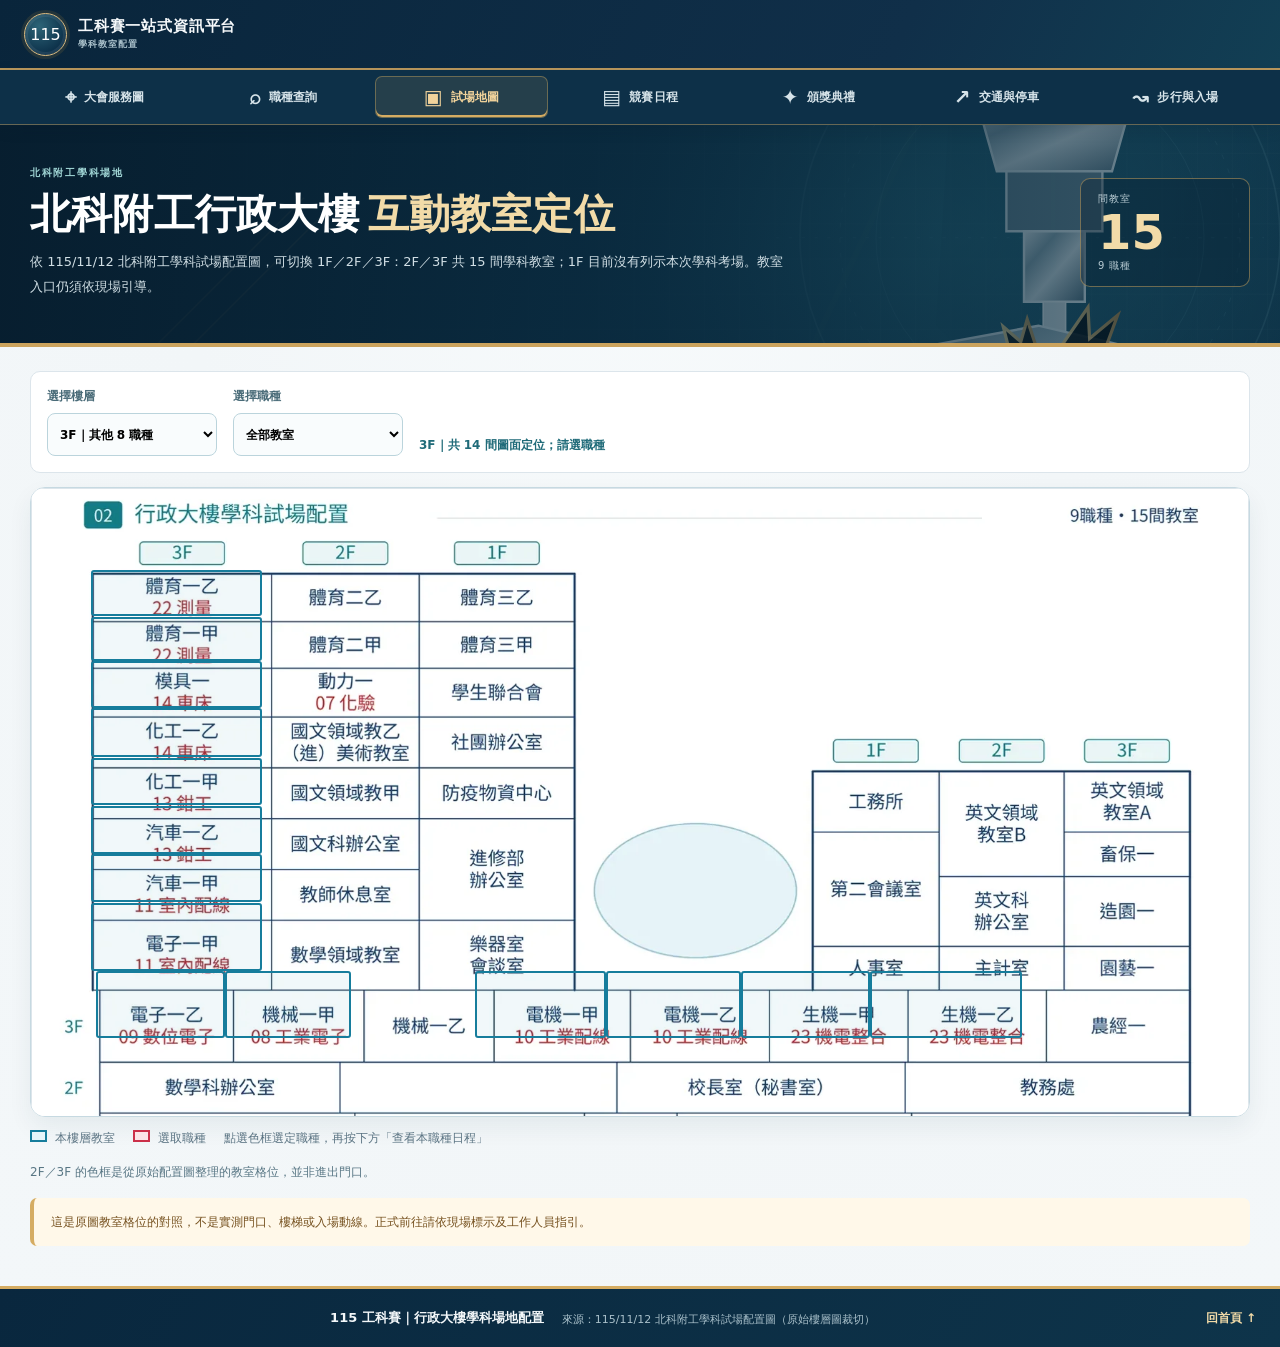
<file: floor.html>
<!DOCTYPE html>

<html lang="zh-Hant"><head><meta charset="utf-8"/><meta content="width=device-width,initial-scale=1" name="viewport"/><title>行政大樓互動樓層圖｜115 工科賽一站式資訊平台</title><link href="event-design.css" rel="stylesheet"/><link href="portal.css" rel="stylesheet"/><link href="floor.css" rel="stylesheet"/><script defer="" src="skill-guide-data.js"></script><script defer="" src="floor.js"></script><link href="portal-integration.css" rel="stylesheet"/><link href="adaptive-layout.css" rel="stylesheet"/><link rel="stylesheet" href="site-switch.css"/>
<script defer src="site-switch.js"></script>
<link rel="stylesheet" href="design-v12.css">
<link rel="stylesheet" href="design-v14.css">
</head><body class="adaptive-site"><header class="site-top"><div class="top-inner"><a class="logo" href="index.html"><span class="logo-mark">115</span><span class="logo-copy"><b>工科賽一站式資訊平台</b><small>學科教室配置</small></span></a><nav class="top-nav"><a href="index.html">首頁</a><a href="skills.html">查職種</a><a href="individual.html">個別日程</a><a href="venues.html">七場域</a><a aria-current="page" href="floor.html">行政大樓</a><a href="ceremony.html">頒獎典禮</a><a href="sixth/index.html#explorer">互動校園地圖</a></nav><a class="advanced-back" href="index.html">← 回首頁</a></div></header><main><section class="page-hero floor-hero"><div class="wrap page-hero-inner"><div><span class="eyebrow">北科附工學科場地</span><h1>北科附工行政大樓<span>互動教室定位</span></h1><p>依 115/11/12 北科附工學科試場配置圖，可切換 1F／2F／3F：2F／3F 共 15 間學科教室；1F 目前沒有列示本次學科考場。教室入口仍須依現場引導。</p></div><div class="hero-day-accent"><small>間教室</small><strong>15</strong><span>9 職種</span></div></div></section><div class="wrap floor-workspace"><div class="floor-toolbar"><label for="floorLevel">選擇樓層 <select id="floorLevel"><option value="1F">1F｜本次無學科教室</option><option value="2F">2F｜化驗</option><option selected="" value="3F">3F｜其他 8 職種</option></select></label><label for="floorSkill">選擇職種 <select id="floorSkill"><option value="all">全部教室</option></select></label><p aria-live="polite" id="floorInfo"></p></div><div class="floor-empty-state" hidden="" id="floorEmpty" role="status"><strong>1F｜本次未列示學科考試教室</strong><p>這份來源是學科教室配置索引，1F 不提供專用樓層平面圖；請切換 2F 或 3F 查看有配置的教室。行政動線仍依現場指引。</p></div><p class="floor-swipe-hint" id="floorSwipeHint" role="note">☞ 手機可左右滑動查看完整教室圖；選取職種後會自動將教室移到可見範圍。</p><div aria-label="可橫向滑動之行政大樓學科配置圖" class="floor-canvas-scroll" id="floorCanvasScroll" tabindex="0"><div class="floor-canvas"><img alt="依原始北科附工學科試場配置圖截取之行政大樓一至三樓教室位置圖" src="assets/maps/administration-floor.webp"/><div class="floor-hotspots" id="floorHotspots"></div></div></div><div class="floor-legend"><span><i></i> 本樓層教室</span><span><i class="current"></i> 選取職種</span><span>點選色框選定職種，再按下方「查看本職種日程」</span></div><div class="floor-actionbar"><a class="floor-actionlink" hidden="" href="individual.html" id="floorTimelineLink">查看本職種個別日程 ↗</a><p>2F／3F 的色框是從原始配置圖整理的教室格位，並非進出門口。</p></div><div class="floor-caution">這是原圖教室格位的對照，不是實測門口、樓梯或入場動線。正式前往請依現場標示及工作人員指引。</div></div></main><footer class="site-foot"><div><strong>115 工科賽｜行政大樓學科場地配置</strong><span>來源：115/11/12 北科附工學科試場配置圖（原始樓層圖裁切）</span></div><a href="index.html">回首頁 ↑</a></footer><nav aria-label="手機常用功能快速導覽" class="adaptive-bottom-nav"><a href="index.html"><span aria-hidden="true" class="adaptive-nav-icon">⌂</span><span class="adaptive-nav-text">首頁</span></a><a href="skills.html"><span aria-hidden="true" class="adaptive-nav-icon">⌕</span><span class="adaptive-nav-text">職種</span></a><a aria-current="page" href="venues.html"><span aria-hidden="true" class="adaptive-nav-icon">▣</span><span class="adaptive-nav-text">場域</span></a><a href="agenda.html"><span aria-hidden="true" class="adaptive-nav-icon">▤</span><span class="adaptive-nav-text">日程</span></a><a href="transport.html"><span aria-hidden="true" class="adaptive-nav-icon">↗</span><span class="adaptive-nav-text">交通</span></a></nav></body></html>
</file>
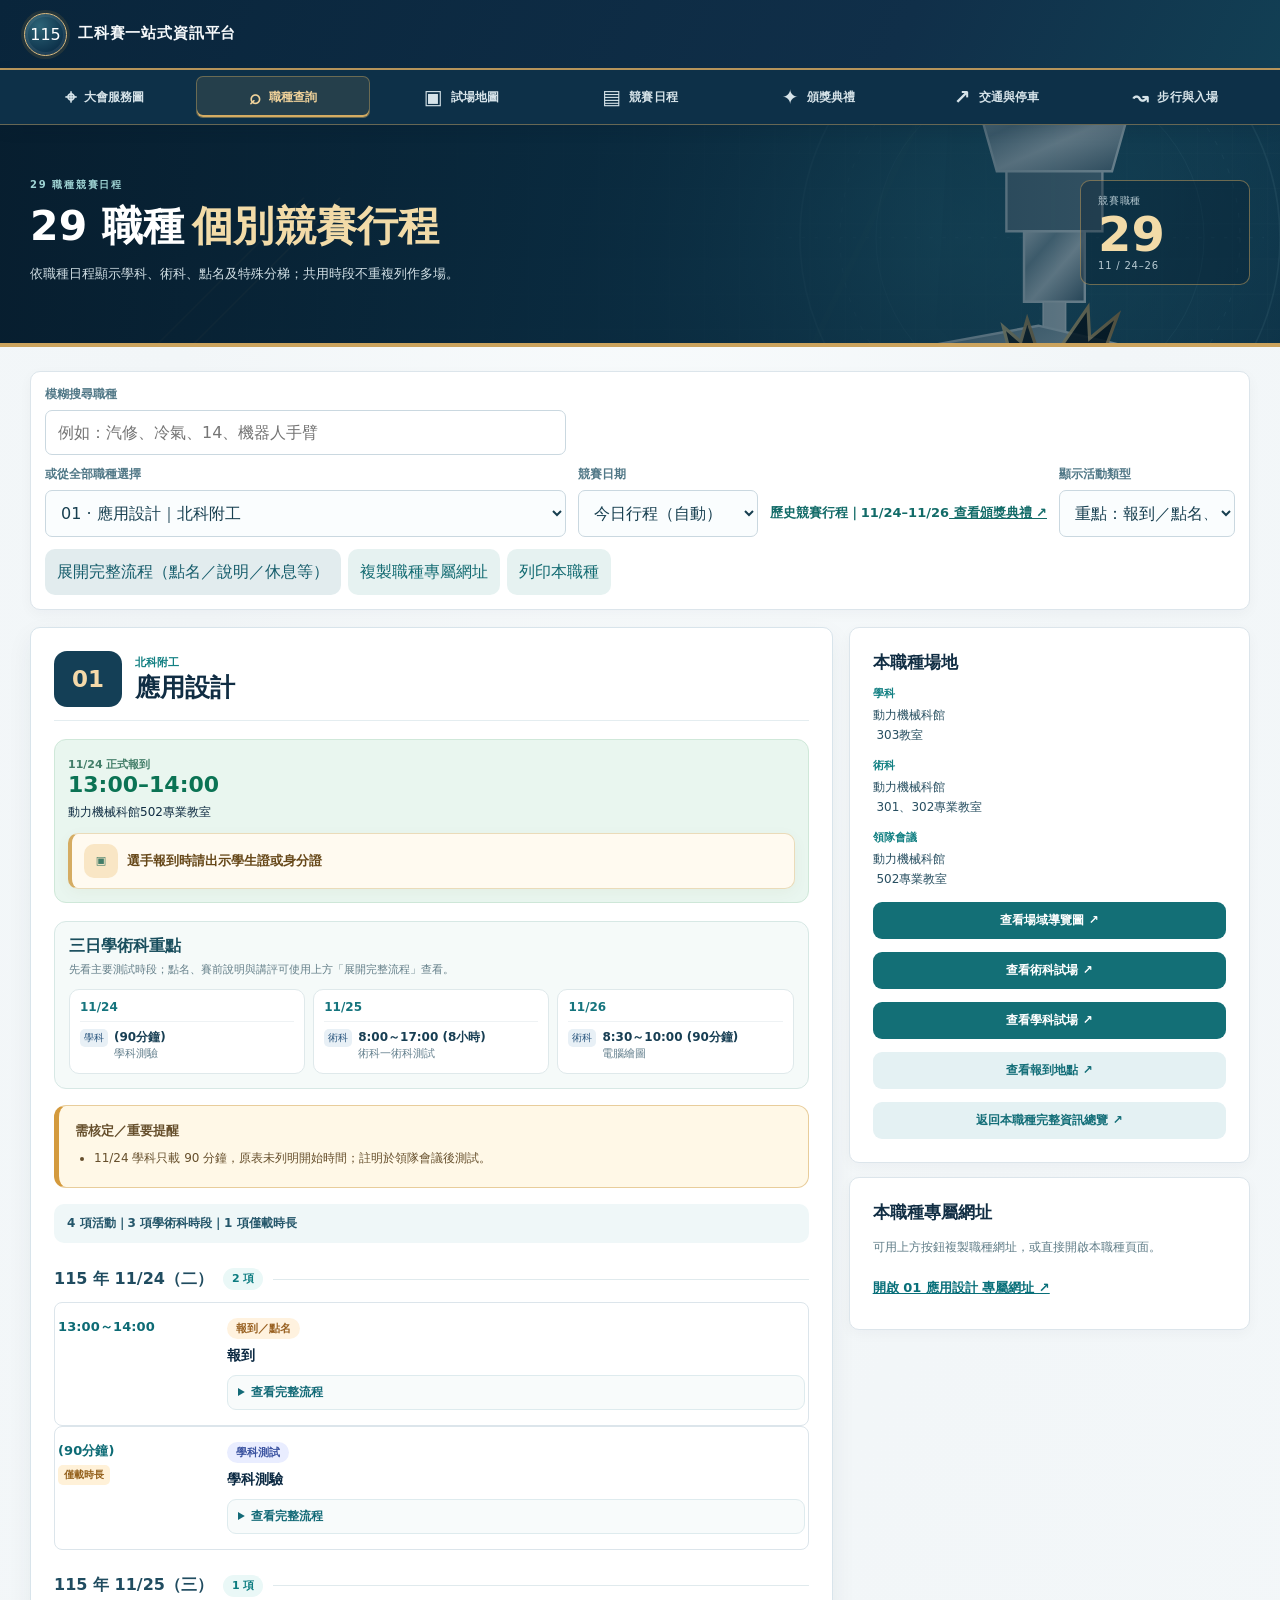
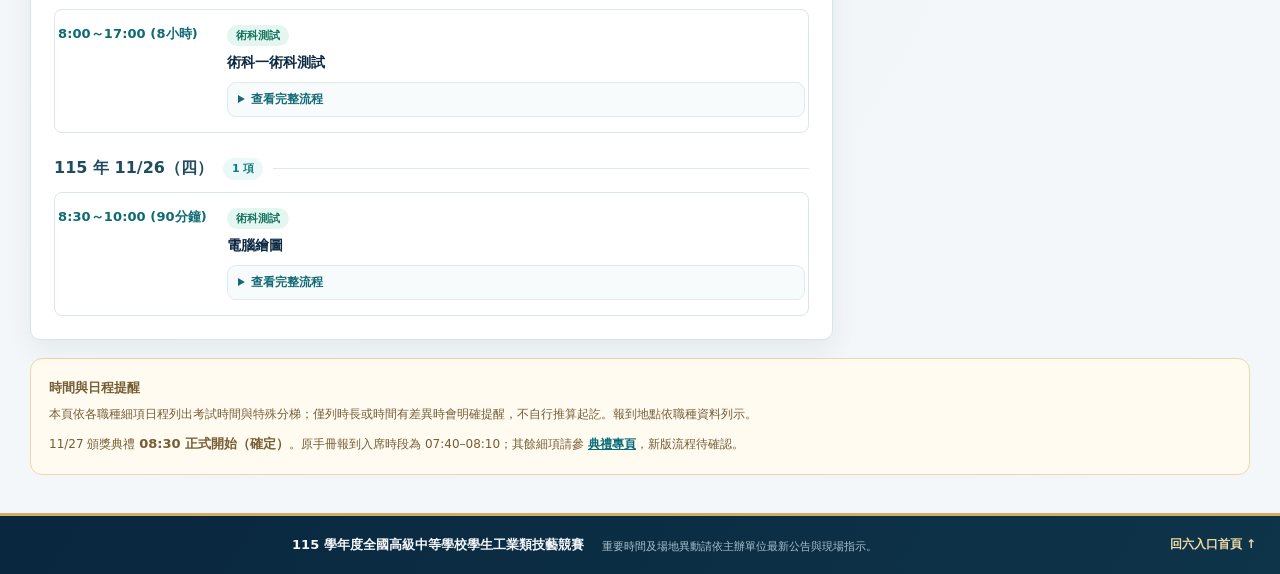
<file: individual.html>
<!DOCTYPE html>

<html lang="zh-Hant"><head><meta charset="utf-8"/><meta content="width=device-width,initial-scale=1" name="viewport"/><meta content="#102a3d" name="theme-color"/><title>29 職種競賽日程｜115 工科賽一站式資訊平台</title><meta content="115 工科賽 29 職種逐項個別日程、報到、考試、場域與個別網址。" name="description"/><link href="event-design.css" rel="stylesheet"/><link href="portal.css" rel="stylesheet"/><link href="individual.css" rel="stylesheet"/><script defer="" src="skill-guide-data.js"></script><script defer="" src="skill-search.js"></script><script defer="" src="individual-timeline-data.js"></script><script defer src="competition-date.js"></script><script defer="" src="individual.js"></script><link href="portal-integration.css" rel="stylesheet"/><link href="ux-three.css" rel="stylesheet"/><link href="skill-search.css" rel="stylesheet"/><link href="adaptive-layout.css" rel="stylesheet"/><link href="checkin-id.css" rel="stylesheet"/><link rel="stylesheet" href="site-switch.css"/>
<script defer src="site-switch.js"></script>
<link rel="stylesheet" href="design-v12.css">
<link rel="stylesheet" href="design-v14.css">
</head><body class="adaptive-site"><header class="site-top"><div class="top-inner"><a class="logo" href="index.html"><span class="logo-mark">115</span><span class="logo-copy"><b>工科賽一站式資訊平台</b><small></small></span></a><nav class="top-nav"><a href="index.html">六入口首頁</a><a href="skills.html">查職種／報到</a><a aria-current="page" href="individual.html">職種個別日程</a><a href="venues.html">七場域地圖</a><a href="floor.html">行政大樓教室</a><a href="agenda.html">大會日程</a><a href="ceremony.html">典禮</a><a href="sixth/index.html#explorer">互動校園地圖</a></nav><a class="advanced-back" href="index.html">← 回六入口首頁</a></div></header>
<main><section class="page-hero personal-hero"><div class="wrap page-hero-inner"><div><span class="eyebrow">29 職種競賽日程</span><h1>29 職種<span>個別競賽行程</span></h1><p>依職種日程顯示學科、術科、點名及特殊分梯；共用時段不重複列作多場。</p></div><div class="hero-day-accent"><small>競賽職種</small><strong>29</strong><span>11 / 24–26</span></div></div></section>
<div class="wrap individual-main"><p class="adaptive-inline-tip">手機先選職種，再看下方三日重點；完整點名與說明可按「展開完整流程」。</p><div class="individual-toolbar"><div><div class="ind-search-box"><label for="indSkillSearch">模糊搜尋職種</label><input aria-controls="indSearchResults" autocomplete="off" id="indSkillSearch" placeholder="例如：汽修、冷氣、14、機器人手臂" type="search"/><div aria-label="職種搜尋建議" class="ind-search-results" id="indSearchResults" role="listbox"></div></div><label for="indSkill">或從全部職種選擇</label><select id="indSkill"></select></div><div><label for="indDay">競賽日期</label><select id="indDay"><option value="auto">今日行程（自動）</option><option value="all">三日全部</option><option value="11/24">11/24（二）</option><option value="11/25">11/25（三）</option><option value="11/26">11/26（四）</option></select></div><p id="indDateStatus" class="v151-date-status" role="status"></p><div class="ind-focus"><label for="indFocus">顯示活動類型</label><select id="indFocus"><option value="all">完整：全部活動</option><option selected="selected" value="important">重點：報到／點名、學術科與分梯</option><option value="exam">學科／術科</option><option value="checkin">報到／點名</option><option value="other">說明／休息／講評等</option></select></div><div class="ind-actions"><button class="ind-toggle-full" id="indToggleFull" type="button">展開完整流程（點名／說明／休息等）</button><button id="copyCurrent" type="button">複製職種專屬網址</button><button id="printCurrent" type="button">列印本職種</button></div></div>
<div class="ind-grid"><article class="ind-timeline-panel"><div class="ind-heading"><div class="ind-skill-code" id="indCode">01</div><div><small id="indVenue">競賽場域</small><h2 id="indTitle">職種名稱</h2></div></div><div class="ind-reg"><span>11/24 正式報到</span><strong id="indReg">—</strong><p id="indRegPlace"></p><div class="checkin-id-notice" role="note" aria-label="選手報到證件提醒"><span class="checkin-id-notice__icon" aria-hidden="true">▣</span><div class="checkin-id-notice__content"><strong>選手報到時請出示學生證或身分證</strong></div></div></div><section aria-label="本職種學術科重點摘要" class="ind-key-summary" id="indKeySummary"><div class="ind-key-head"><h3>三日學術科重點</h3><p>先看主要測試時段；點名、賽前說明與講評可使用上方「展開完整流程」查看。</p></div><div class="ind-key-days" id="indKeyDays"></div></section><div class="ind-warnings" hidden="" id="indWarnings" role="note"></div><div aria-live="polite" class="ind-stat" id="indStat"></div><div aria-live="polite" class="ind-event-list" id="indEvents"></div></article><aside class="ind-side"><section><h3>本職種場地</h3><dl><dt>學科</dt><dd id="indTheory"></dd><dt>術科</dt><dd id="indPractical"></dd><dt>領隊會議</dt><dd id="indMeeting"></dd></dl><a class="ind-btn" href="venues.html" id="indVenueLink">查看場域導覽圖 ↗</a><a class="ind-btn" href="sixth/index.html?program=01#explorer" id="indSixthLink">查看術科試場 ↗</a><a class="ind-btn" id="indTheoryMap" href="sixth/index.html?program=01&amp;destination=theory#explorer">查看學科試場 ↗</a><a class="ind-btn subdued" id="indRegistrationMap" href="sixth/index.html?program=01&amp;destination=registration#explorer">查看報到地點 ↗</a><a class="ind-btn subdued" hidden="" href="floor.html" id="indFloorLink">查看北科附工行政大樓學科教室 ↗</a><a class="ind-btn subdued" href="skills.html" id="indUnifiedLink">返回本職種完整資訊總覽 ↗</a></section><section class="ind-link"><h3>本職種專屬網址</h3><p>可用上方按鈕複製職種網址，或直接開啟本職種頁面。</p><a href="#" id="indOpenLink" rel="noopener" target="_blank">開啟本職種頁面 ↗</a></section></aside></div>
<div class="ind-notice"><strong>時間與日程提醒</strong><p>本頁依各職種細項日程列出考試時間與特殊分梯；僅列時長或時間有差異時會明確提醒，不自行推算起訖。報到地點依職種資料列示。</p><p>11/27 頒獎典禮 <strong>08:30 正式開始（確定）</strong>。原手冊報到入席時段為 07:40–08:10；其餘細項請參 <a href="ceremony.html">典禮專頁</a>，新版流程待確認。</p></div></div></main><footer class="site-foot"><div><strong>115 學年度全國高級中等學校學生工業類技藝競賽</strong><span>重要時間及場地異動請依主辦單位最新公告與現場指示。</span></div><a href="index.html">回六入口首頁 ↑</a></footer><nav aria-label="手機常用功能快速導覽" class="adaptive-bottom-nav"><a href="index.html"><span aria-hidden="true" class="adaptive-nav-icon">⌂</span><span class="adaptive-nav-text">首頁</span></a><a aria-current="page" href="skills.html"><span aria-hidden="true" class="adaptive-nav-icon">⌕</span><span class="adaptive-nav-text">職種</span></a><a href="venues.html"><span aria-hidden="true" class="adaptive-nav-icon">▣</span><span class="adaptive-nav-text">場域</span></a><a href="agenda.html"><span aria-hidden="true" class="adaptive-nav-icon">▤</span><span class="adaptive-nav-text">日程</span></a><a href="transport.html"><span aria-hidden="true" class="adaptive-nav-icon">↗</span><span class="adaptive-nav-text">交通</span></a></nav></body></html>
</file>
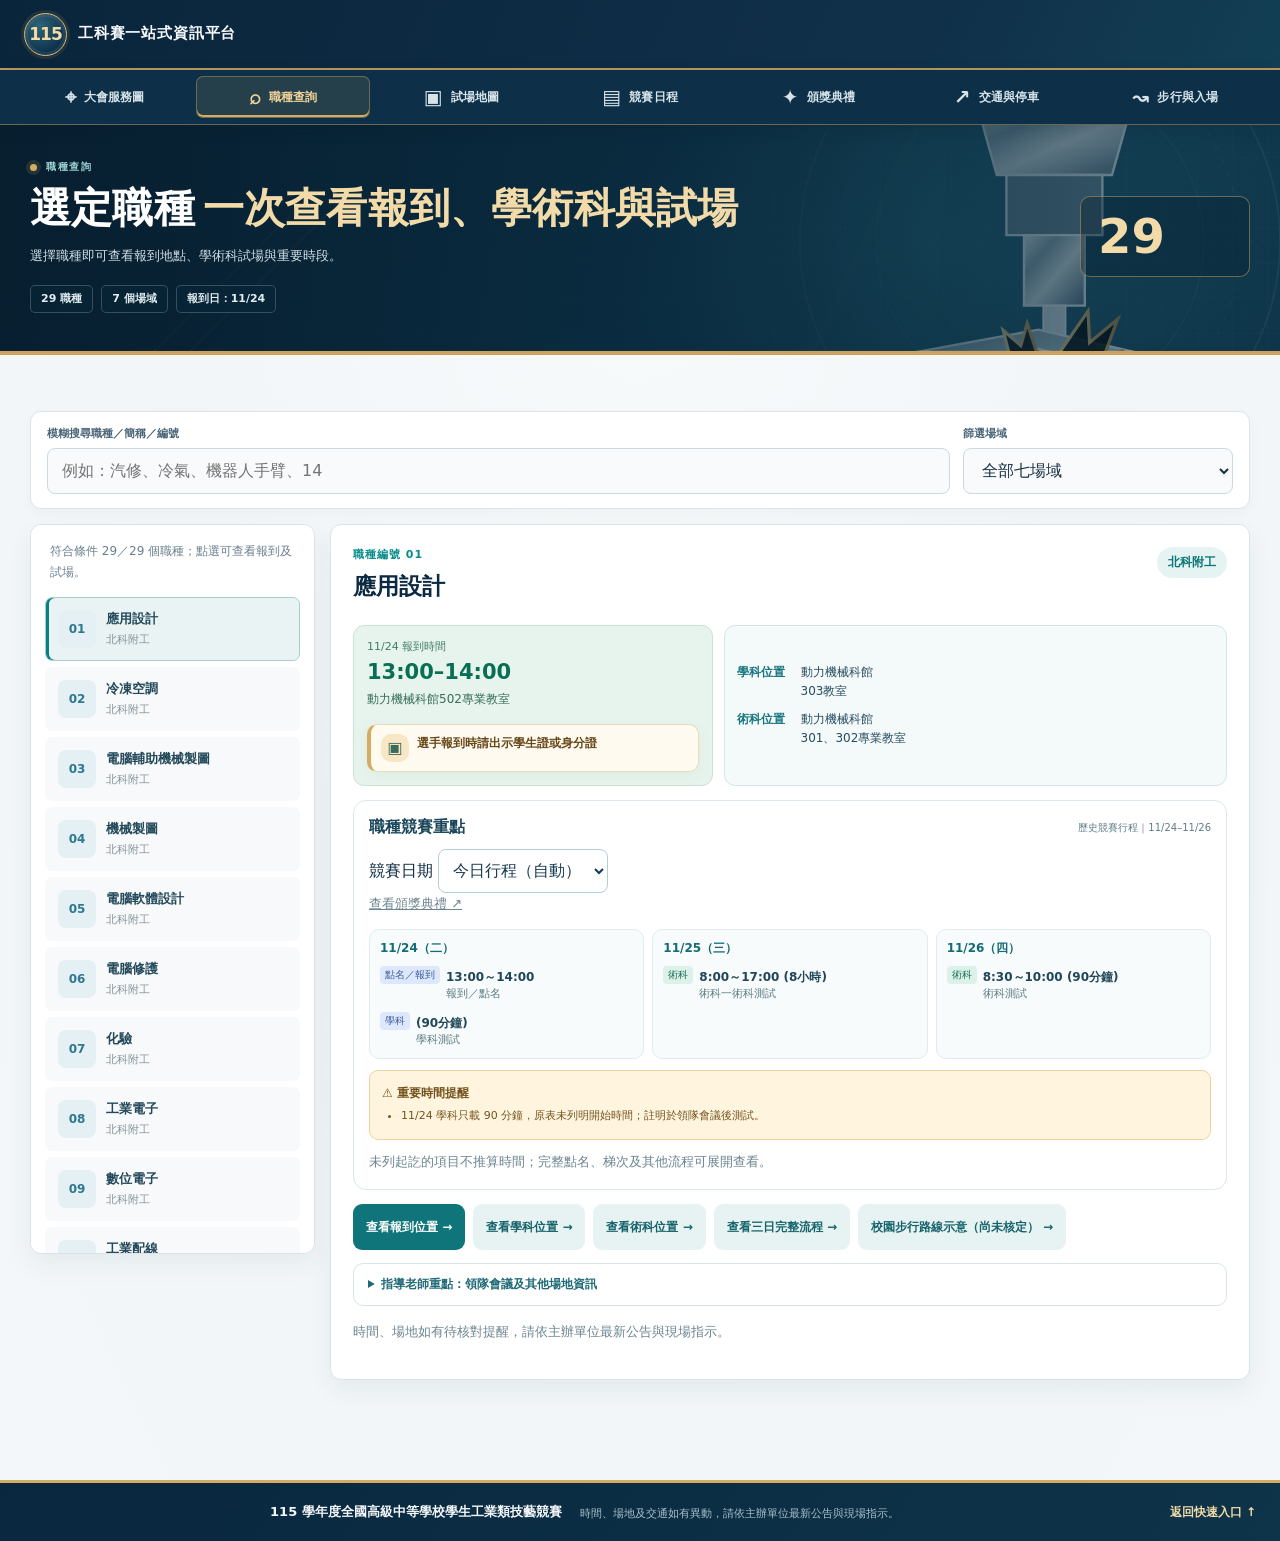
<file: skills.html>
<!DOCTYPE html>

<html lang="zh-Hant"><head><meta charset="utf-8"/><meta content="width=device-width,initial-scale=1" name="viewport"/><meta content="#102a3d" name="theme-color"/><meta content="115 工科賽一站式資訊平台：29 職種、7 場域、活動日程、11/27 詳細頒獎典禮、交通停車及接駁資訊。" name="description"/><title>29 職種報到與試場查詢｜115 工科賽一站式資訊平台</title><link href="event-design.css" rel="stylesheet"/><link href="portal.css" rel="stylesheet"/><script defer="" src="event-data.js"></script><script defer="" src="skill-guide-data.js"></script><script defer="" src="skill-search.js"></script><script defer="" src="event-app.js"></script><script defer="" src="individual-timeline-data.js"></script><script defer="" src="notice-data.js"></script><script defer src="competition-date.js"></script><script defer="" src="portal.js"></script><link href="portal-integration.css" rel="stylesheet"/><link href="ux-three.css" rel="stylesheet"/><link href="skill-search.css" rel="stylesheet"/><link href="adaptive-layout.css" rel="stylesheet"/><link href="checkin-id.css" rel="stylesheet"/><link rel="stylesheet" href="site-switch.css"/>
<script defer src="site-switch.js"></script>
<link rel="stylesheet" href="design-v12.css">
<link rel="stylesheet" href="design-v14.css">
</head><body class="adaptive-site" data-page="skills"><header class="site-top"><div class="top-inner"><a aria-label="115 工科賽一站式資訊平台首頁" class="logo" href="index.html"><span class="logo-mark"><span>115</span></span><span class="logo-copy"><b>工科賽一站式資訊平台</b><small></small></span></a><nav aria-label="網站主選單" class="top-nav"><a data-nav="home" href="index.html">快速入口</a><a data-nav="skills" href="skills.html">查職種</a><a data-nav="venues" href="venues.html">找場域</a><a data-nav="agenda" href="agenda.html">大會日程</a><a data-nav="ceremony" href="ceremony.html">典禮流程</a><a data-nav="transport" href="transport.html">交通停車</a><a href="sixth/index.html#explorer">互動校園地圖</a></nav><button aria-expanded="false" aria-label="顯示導覽選單" class="mobile-menu" id="menuButton" type="button">☰</button></div><div class="mobile-nav" id="mobileNav"><a href="index.html">快速入口</a><a href="skills.html">查職種</a><a href="venues.html">找場域</a><a href="agenda.html">大會日程</a><a href="ceremony.html">典禮流程</a><a href="transport.html">交通停車</a><a href="sixth/index.html#explorer">互動校園地圖</a></div></header><main><section class="page-hero portal-directory-hero"><div class="wrap page-hero-inner"><div><div class="eyebrow"><span class="eyebrow-dot"></span> 職種查詢</div><h1>選定職種<span>一次查看報到、學術科與試場</span></h1><p>選擇職種即可查看報到地點、學術科試場與重要時段。</p><div class="hero-meta"><span>29 職種</span><span>7 個場域</span><span>報到日：11/24</span></div></div><div class="hero-day-accent"><strong>29</strong><span></span></div></div></section>
<section class="wrap skill-directory"><div class="skill-controls"><div class="ux-mobile-skill-picker"><label for="skillQuickPick">直接選擇職種</label><select aria-label="直接選擇職種" id="skillQuickPick"></select></div><div class="skill-search"><label for="skillQuery">模糊搜尋職種／簡稱／編號</label><input autocomplete="off" id="skillQuery" placeholder="例如：汽修、冷氣、機器人手臂、14" type="search"/></div><div class="skill-venue-filter"><label for="skillVenue">篩選場域</label><select id="skillVenue"><option value="all">全部七場域</option></select></div></div><div class="skill-layout"><aside class="skill-list-panel"><p class="skill-summary" id="skillSummary"></p><div aria-label="職種列表" class="skill-list" id="skillList"></div></aside><article aria-live="polite" class="skill-detail" id="skillDetail"><h2>選擇一個職種</h2><p>可檢視報到及試場資料。</p></article></div></section></main><footer class="site-foot"><div><strong>115 學年度全國高級中等學校學生工業類技藝競賽</strong><span>時間、場地及交通如有異動，請依主辦單位最新公告與現場指示。</span></div><a href="index.html">返回快速入口 ↑</a></footer><nav aria-label="手機常用功能快速導覽" class="adaptive-bottom-nav"><a href="index.html"><span aria-hidden="true" class="adaptive-nav-icon">⌂</span><span class="adaptive-nav-text">首頁</span></a><a aria-current="page" href="skills.html"><span aria-hidden="true" class="adaptive-nav-icon">⌕</span><span class="adaptive-nav-text">職種</span></a><a href="venues.html"><span aria-hidden="true" class="adaptive-nav-icon">▣</span><span class="adaptive-nav-text">場域</span></a><a href="agenda.html"><span aria-hidden="true" class="adaptive-nav-icon">▤</span><span class="adaptive-nav-text">日程</span></a><a href="transport.html"><span aria-hidden="true" class="adaptive-nav-icon">↗</span><span class="adaptive-nav-text">交通</span></a></nav></body></html>
</file>
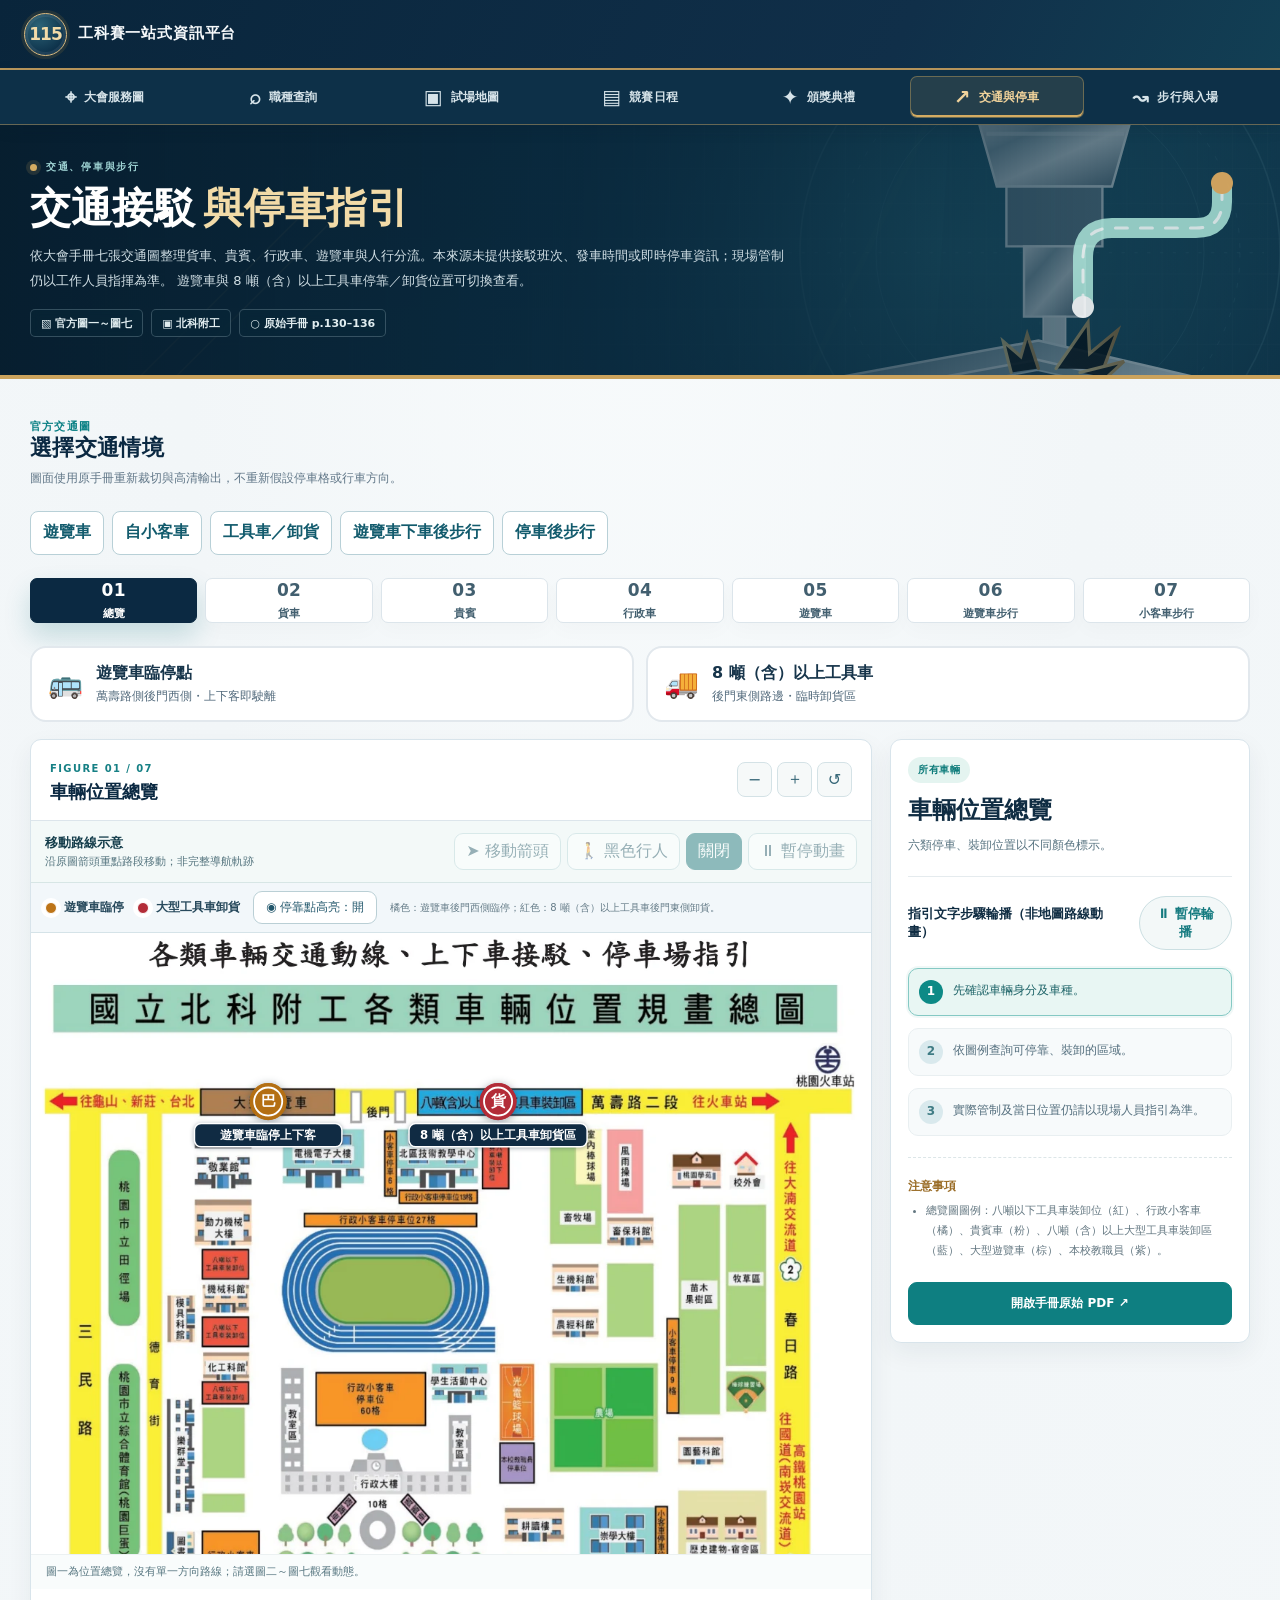
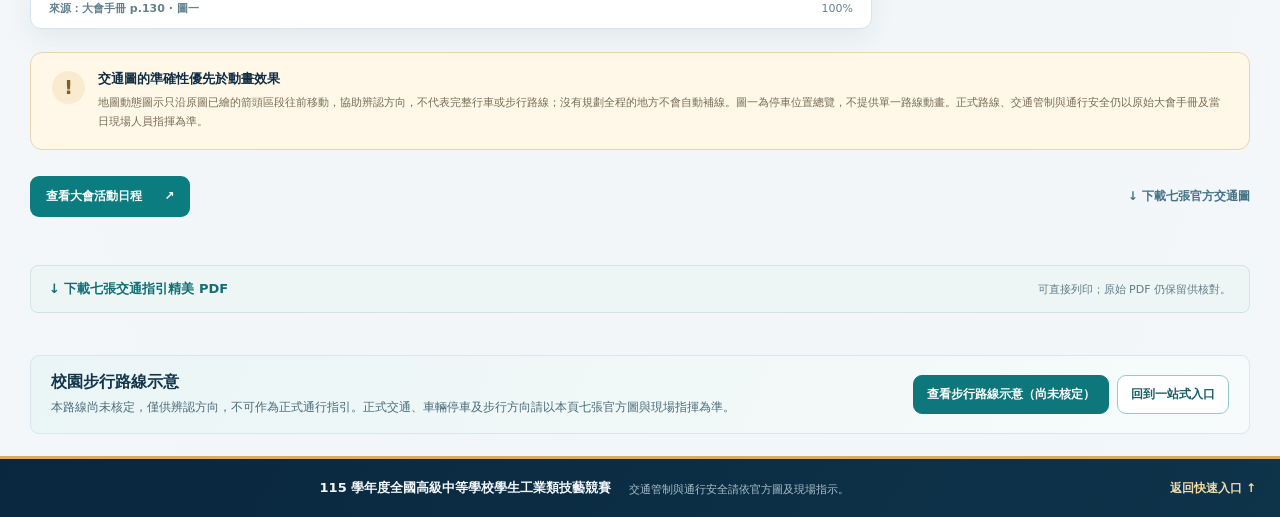
<file: transport.html>
<!DOCTYPE html>

<html lang="zh-Hant"><head><meta charset="utf-8"/><meta content="width=device-width,initial-scale=1" name="viewport"/><meta content="#102a3d" name="theme-color"/><meta content="七張官方交通圖含各類貨車、貴賓、行政車、遊覽車和行人分流指引。" name="description"/><title>交通接駁與停車指引｜115 工科賽一站式資訊平台</title><link href="event-design.css" rel="stylesheet"/><script defer="" src="event-data.js"></script><script defer="" src="event-app.js"></script><link href="portal.css" rel="stylesheet"/><script defer="" src="portal.js"></script><link href="portal-integration.css" rel="stylesheet"/><link href="adaptive-layout.css" rel="stylesheet"/><link rel="stylesheet" href="site-switch.css"/>
<script defer src="site-switch.js"></script>
<link rel="stylesheet" href="design-v12.css">
<link rel="stylesheet" href="design-v14.css">
</head><body class="adaptive-site" data-page="transport"><header class="site-top"><div class="top-inner"><a aria-label="115 工科賽一站式資訊平台首頁" class="logo" href="index.html"><span class="logo-mark"><span>115</span></span><span class="logo-copy"><b>工科賽一站式資訊平台</b><small></small></span></a><nav aria-label="網站主選單" class="top-nav"><a data-nav="home" href="index.html">快速入口</a><a data-nav="skills" href="skills.html">查職種</a><a data-nav="venues" href="venues.html">找場域</a><a data-nav="agenda" href="agenda.html">大會日程</a><a data-nav="ceremony" href="ceremony.html">典禮流程</a><a data-nav="transport" href="transport.html">交通停車</a><a href="sixth/index.html#explorer">互動校園地圖</a></nav><button aria-expanded="false" aria-label="顯示導覽選單" class="mobile-menu" id="menuButton" type="button">☰</button></div><div class="mobile-nav" id="mobileNav"><a href="index.html">快速入口</a><a href="skills.html">查職種</a><a href="venues.html">找場域</a><a href="agenda.html">大會日程</a><a href="ceremony.html">典禮流程</a><a href="transport.html">交通停車</a><a href="sixth/index.html#explorer">互動校園地圖</a></div></header><main><section class="page-hero transport-hero"><div class="wrap page-hero-inner"><div><div class="eyebrow"><span class="eyebrow-dot"></span> 交通、停車與步行</div><h1>交通接駁<span>與停車指引</span></h1><p>依大會手冊七張交通圖整理貨車、貴賓、行政車、遊覽車與人行分流。本來源未提供接駁班次、發車時間或即時停車資訊；現場管制仍以工作人員指揮為準。 遊覽車與 8 噸（含）以上工具車停靠／卸貨位置可切換查看。</p><div class="hero-meta"><span>▧ 官方圖一～圖七</span><span>▣ 北科附工</span><span>○ 原始手冊 p.130–136</span></div></div><div class="hero-road-symbol"><svg aria-hidden="true" viewbox="0 0 200 160"><path d="M33 140V91 Q33 61 62 61 H146 Q172 61 172 35 V16" fill="none" stroke="currentColor" stroke-linecap="round" stroke-width="20"></path><path d="M33 140V91 Q33 61 62 61 H146 Q172 61 172 35 V16" fill="none" opacity=".85" stroke="#ffffff" stroke-dasharray="12 13" stroke-linecap="round" stroke-width="3"></path><circle cx="33" cy="140" fill="#fff" r="11"></circle><circle cx="172" cy="16" fill="#f0b461" r="11"></circle></svg></div></div></section>
<div class="wrap section-body"><div class="section-heading"><span class="section-label">官方交通圖</span><h2>選擇交通情境</h2><p>圖面使用原手冊重新裁切與高清輸出，不重新假設停車格或行車方向。</p></div><p class="adaptive-scroll-hint">左右滑動切換七種交通情境</p><div class="v15-role-links" aria-label="依交通身分快速選擇"><a href="?route=coach">遊覽車</a><a href="?route=car">自小客車</a><a href="?route=truck">工具車／卸貨</a><a href="?route=coach-walk">遊覽車下車後步行</a><a href="?route=car-walk">停車後步行</a></div><div aria-label="七種交通指引" class="transport-nav" id="transportNav" role="tablist"></div><div aria-label="大型車輛停靠點快速查詢" class="stop-shortcuts" id="stopShortcuts"><button aria-pressed="false" class="stop-shortcut coach-shortcut" data-quick-route="coach" type="button"><span class="stop-shortcut-symbol">🚌</span><span><b>遊覽車臨停點</b><small>萬壽路側後門西側・上下客即駛離</small></span></button><button aria-pressed="false" class="stop-shortcut heavy-shortcut" data-quick-route="truck" type="button"><span class="stop-shortcut-symbol">🚚</span><span><b>8 噸（含）以上工具車</b><small>後門東側路邊・臨時卸貨區</small></span></button></div><div class="transport-layout"><div class="map-frame"><div class="map-head"><div><span id="mapNum">圖 1／7</span><h3 id="transportTitle">各類車輛位置總覽</h3></div><div class="map-tools"><button aria-label="縮小交通圖" id="mapZoomOut" type="button">−</button><button aria-label="放大交通圖" id="mapZoomIn" type="button">＋</button><button aria-label="恢復交通圖大小" id="mapZoomReset" type="button">↺</button></div></div><div aria-label="地圖動態指引設定" class="transport-motion-controls"><div class="transport-motion-text"><b>移動路線示意</b><small>沿原圖箭頭重點路段移動；非完整導航軌跡</small></div><div aria-label="選擇動畫圖示" class="transport-motion-actions" role="group"><button aria-pressed="false" class="motion-mode" data-motion="arrow" id="motionArrow" type="button">➤ 移動箭頭</button><button aria-pressed="false" class="motion-mode" data-motion="walker" id="motionWalker" type="button">🚶 黑色行人</button><button aria-pressed="false" class="motion-mode" data-motion="off" id="motionOff" type="button">關閉</button><button aria-label="播放或暫停地圖動態" class="motion-toggle" id="motionToggle" type="button">⏸ 暫停動畫</button></div></div><div class="stop-indicator-row"><span class="stop-indicator-legend"><i class="stop-indicator-lamp coach-lamp"></i> 遊覽車臨停</span><span class="stop-indicator-legend"><i class="stop-indicator-lamp heavy-lamp"></i> 大型工具車卸貨</span><button aria-pressed="true" id="stopPulseToggle" type="button">◉ 停靠點高亮：開</button><small aria-live="polite" id="stopPinStatus" role="status">依官方圖示意，不是 GPS 定位</small></div><div aria-label="可捲動及縮放的官方交通圖" class="transport-map-viewport" id="transportMapViewport" tabindex="0"><div class="transport-map-canvas" id="transportMapCanvas"><img alt="大會手冊交通總圖" draggable="false" id="transportImage" src="assets/transport/official-01.webp"/><svg aria-hidden="true" class="transport-motion-overlay" id="transportMotionSvg" preserveaspectratio="none" viewbox="0 0 1105 985"></svg><svg aria-label="大型車輛停靠與裝卸位置高亮，依大會官方圖示意" class="transport-stop-overlay" id="transportStopSvg" preserveaspectratio="none" role="img" viewbox="0 0 1105 985"></svg></div></div><p aria-live="polite" class="transport-motion-status" id="transportMotionStatus" role="status"></p><div class="map-bottom"><span class="source-chip" id="transportSource">來源：大會手冊 p.130 · 圖一</span><span id="zoomPct">100%</span></div></div><aside class="transport-detail"><div class="transport-tag" id="transportAudience">所有車輛</div><h3 id="transportName">車輛位置總覽</h3><p id="transportSummary">所有交通動線依官方圖示。</p><div class="detail-sep"></div><div class="detail-head"><span>指引文字步驟輪播（非地圖路線動畫）</span><button aria-label="暫停或播放文字步驟輪播" class="play-btn" id="stepPlay" type="button">⏸ 暫停</button></div><ol aria-live="polite" class="guidance-steps" id="transportSteps"></ol><div class="detail-notes"><b>注意事項</b><ul id="transportNotes"></ul></div><div class="detail-actions"><a href="assets/source/traffic.pdf" id="transportPdfLink" target="_blank">開啟手冊原始 PDF ↗</a></div></aside></div>
<section class="traffic-notice"><div class="notice-icon">!</div><div><h3>交通圖的準確性優先於動畫效果</h3><p>地圖動態圖示只沿原圖已繪的箭頭區段往前移動，協助辨認方向，不代表完整行車或步行路線；沒有規劃全程的地方不會自動補線。圖一為停車位置總覽，不提供單一路線動畫。正式路線、交通管制與通行安全仍以原始大會手冊及當日現場人員指揮為準。</p></div></section><div class="section-footer-row"><a class="next-link" href="agenda.html">查看大會活動日程 <b>↗</b></a><a class="source-link" download="" href="assets/source/traffic.pdf">↓ 下載七張官方交通圖</a></div></div><div class="download-banner"><a class="download-beauty" download="" href="assets/print/transport-beautified.pdf">↓ 下載七張交通指引精美 PDF</a><span>可直接列印；原始 PDF 仍保留供核對。</span></div><section aria-label="步行路線提醒" class="portal-integration-strip"><div><strong>校園步行路線示意</strong><p>本路線尚未核定，僅供辨認方向，不可作為正式通行指引。正式交通、車輛停車及步行方向請以本頁七張官方圖與現場指揮為準。</p></div><div class="portal-integration-actions"><a href="sixth/traffic.html">查看步行路線示意（尚未核定）</a><a class="secondary" href="index.html">回到一站式入口</a></div></section></main><footer class="site-foot"><div><strong>115 學年度全國高級中等學校學生工業類技藝競賽</strong><span>交通管制與通行安全請依官方圖及現場指示。</span></div><a href="index.html">返回快速入口 ↑</a></footer><nav aria-label="手機常用功能快速導覽" class="adaptive-bottom-nav"><a href="index.html"><span aria-hidden="true" class="adaptive-nav-icon">⌂</span><span class="adaptive-nav-text">首頁</span></a><a href="skills.html"><span aria-hidden="true" class="adaptive-nav-icon">⌕</span><span class="adaptive-nav-text">職種</span></a><a href="venues.html"><span aria-hidden="true" class="adaptive-nav-icon">▣</span><span class="adaptive-nav-text">場域</span></a><a href="agenda.html"><span aria-hidden="true" class="adaptive-nav-icon">▤</span><span class="adaptive-nav-text">日程</span></a><a aria-current="page" href="transport.html"><span aria-hidden="true" class="adaptive-nav-icon">↗</span><span class="adaptive-nav-text">交通</span></a></nav></body></html>
</file>
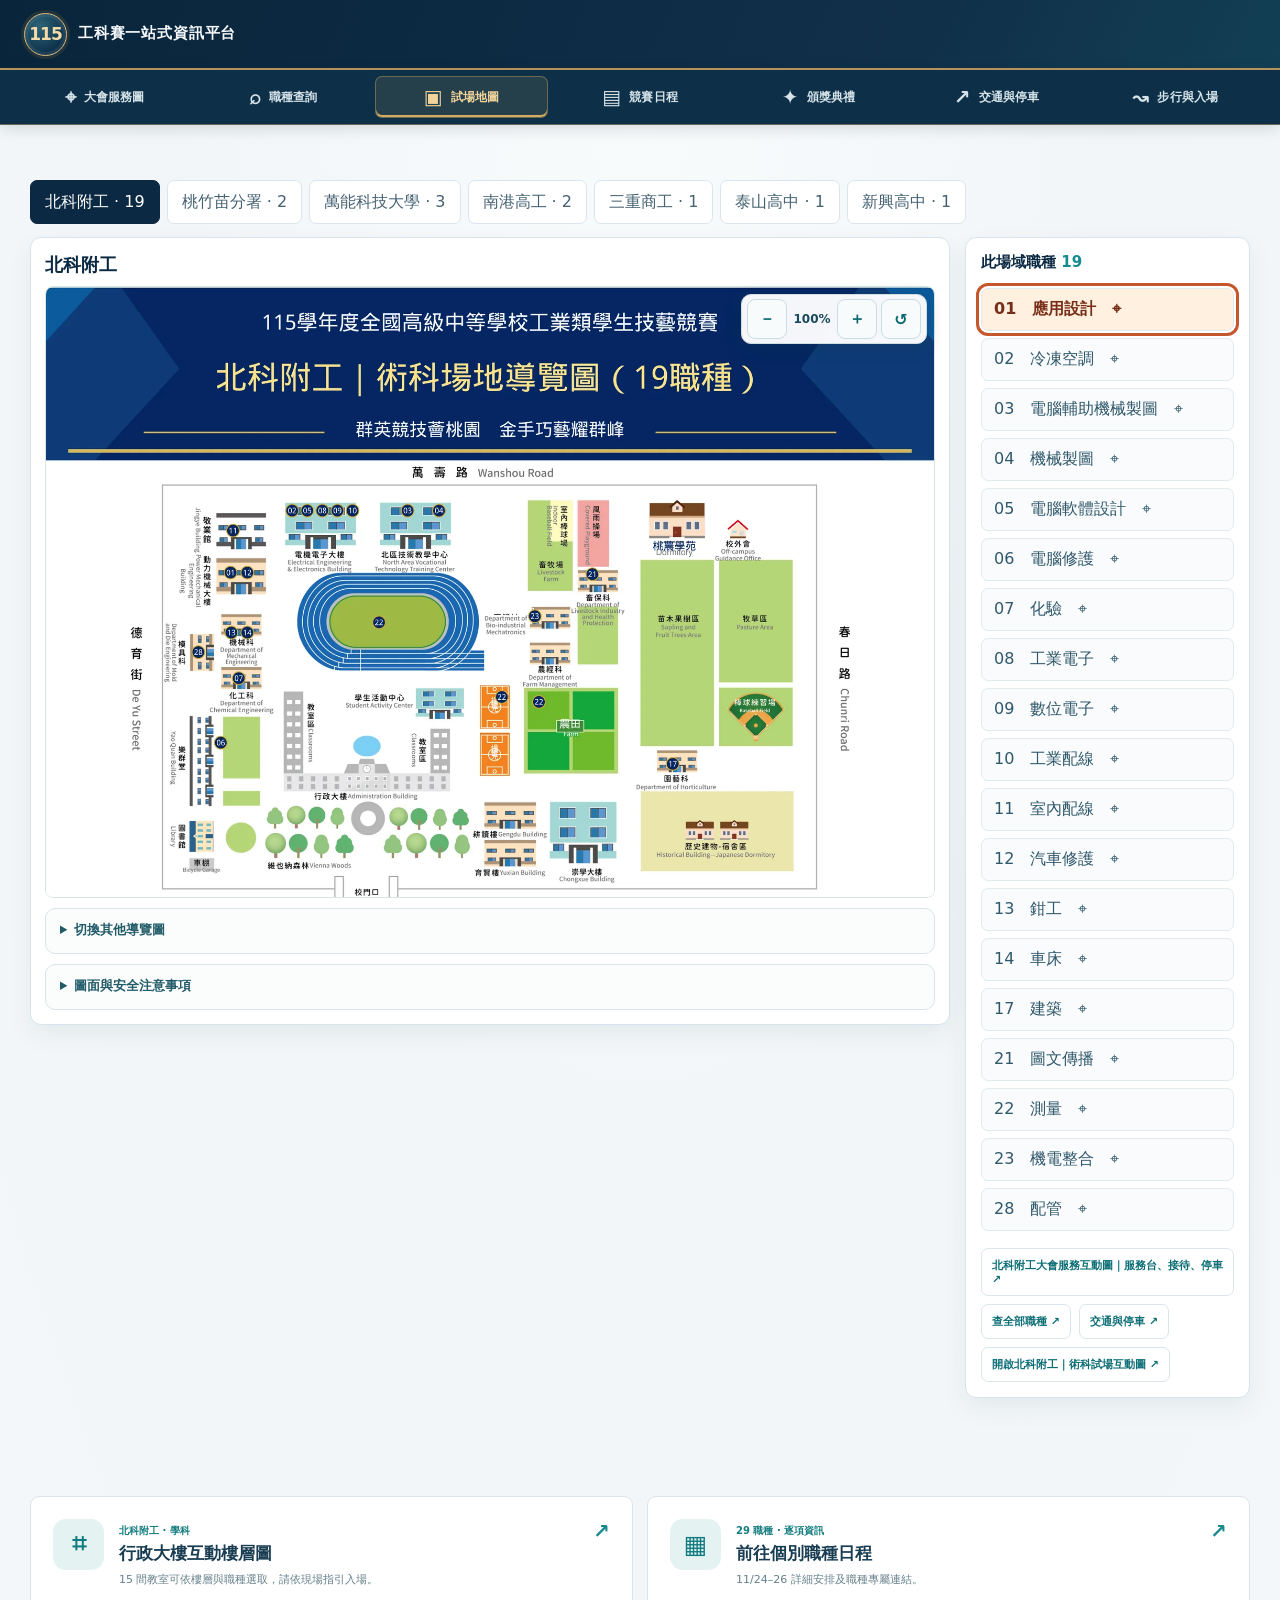
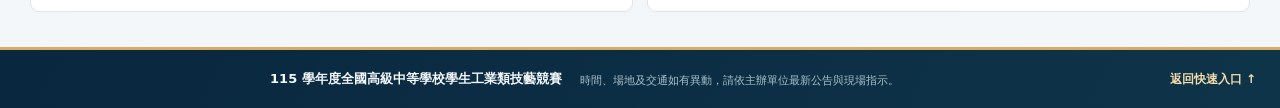
<file: venues.html>
<!DOCTYPE html>

<html lang="zh-Hant"><head><meta charset="utf-8"/><meta content="width=device-width,initial-scale=1" name="viewport"/><meta content="#102a3d" name="theme-color"/><meta content="115 工科賽一站式資訊平台：29 職種、7 場域、活動日程、11/27 詳細頒獎典禮、交通停車及接駁資訊。" name="description"/><title>七場域導覽圖｜115 工科賽一站式資訊平台</title><link href="event-design.css" rel="stylesheet"/><link href="portal.css" rel="stylesheet"/><script defer="" src="event-data.js"></script><script defer="" src="skill-guide-data.js"></script><script defer="" src="event-app.js"></script><script defer="" src="skill-search.js"></script><script defer src="competition-date.js"></script><script defer="" src="portal.js"></script><link href="portal-integration.css" rel="stylesheet"/><link href="venue-route.css" rel="stylesheet"/><script defer="" src="venue-route-data.js"></script><script defer="" src="venue-route.js"></script><link href="adaptive-layout.css" rel="stylesheet"/><link rel="stylesheet" href="site-switch.css"/>
<script defer src="site-switch.js"></script>
<link rel="stylesheet" href="design-v12.css">
<link rel="stylesheet" href="design-v14.css">
</head><body class="adaptive-site" data-page="venues"><header class="site-top"><div class="top-inner"><a aria-label="115 工科賽一站式資訊平台首頁" class="logo" href="index.html"><span class="logo-mark"><span>115</span></span><span class="logo-copy"><b>工科賽一站式資訊平台</b><small></small></span></a><nav aria-label="網站主選單" class="top-nav"><a data-nav="home" href="index.html">快速入口</a><a data-nav="skills" href="skills.html">查職種</a><a data-nav="venues" href="venues.html">找場域</a><a data-nav="agenda" href="agenda.html">大會日程</a><a data-nav="ceremony" href="ceremony.html">典禮流程</a><a data-nav="transport" href="transport.html">交通停車</a><a href="sixth/index.html#explorer">互動校園地圖</a></nav><button aria-expanded="false" aria-label="顯示導覽選單" class="mobile-menu" id="menuButton" type="button">☰</button></div><div class="mobile-nav" id="mobileNav"><a href="index.html">快速入口</a><a href="skills.html">查職種</a><a href="venues.html">找場域</a><a href="agenda.html">大會日程</a><a href="ceremony.html">典禮流程</a><a href="transport.html">交通停車</a><a href="sixth/index.html#explorer">互動校園地圖</a></div></header><main><section class="page-hero portal-venue-hero"><div class="wrap page-hero-inner"><div><div class="eyebrow"><span class="eyebrow-dot"></span> 競賽場域地圖</div><h1>選擇場域<span>查詢地圖與入場動畫</span></h1><p>切換場域查看競賽場地。北科附工可切換報到、學科與術科圖；其他六個場域可查看場館位置及入場動畫。</p><div class="hero-meta"><span>7 個競賽場域</span><span>10 張場域圖</span><span>支援圖片放大</span></div></div><div class="hero-day-accent"><small>競賽場域</small><strong>07</strong><span>含官方交通與校園圖</span></div></div></section><section class="wrap venue-directory"><p class="adaptive-scroll-hint">左右滑動選擇七個競賽場域</p><div aria-label="選擇場域" class="venue-tabs" id="venueTabs"></div><div class="venue-view"><div class="venue-map-area"><div class="venue-map-header"><h2 id="venueTitle">校園導覽圖</h2><p id="venueHint" class="venue-visually-hidden"></p></div><div class="venue-map-frame"><div class="venue-image-viewport" id="venueMapViewport"><img alt="場域導覽圖" id="venueMapImage" loading="lazy"/></div><div class="venue-zoom"><button aria-label="縮小地圖" id="mapMinus" type="button">－</button><span id="venueZoomText">100%</span><button aria-label="放大地圖" id="mapPlus" type="button">＋</button><button aria-label="恢復比例" id="mapReset" type="button">↺</button></div></div><p id="venueMapError" role="status" hidden>地圖暫時無法載入，請使用右側「互動校園地圖」查看此場域，或重新整理頁面。</p><details id="venueMapVariants" class="venue-map-aux" hidden><summary>切換其他導覽圖</summary><div aria-label="切換圖面類型" class="map-type-tabs" id="mapTypes" role="group"></div></details><details id="venueRouteDisclosure" class="venue-map-aux" hidden><summary>入場動線示意（尚待現場核定）</summary><section aria-label="外場域校門到競賽場館動畫" class="venue-route-panel" hidden="" id="venueRoutePanel">
<div class="venue-route-heading"><div><strong>從校門到競賽場館 · 動畫示意</strong><br/><small>選擇職種，觀看原導覽圖上的入口、目的地及移動方向</small></div><span style="color:#b14b22;font-size:11px;font-weight:800">需現場核定動線</span></div>
<div class="venue-route-form"><label>前往職種場館<select aria-label="選擇職種及場館" id="venueRouteSkill"></select></label><label style="flex:0 1 140px">移動圖示<select id="venueRouteMarker"><option value="arrow">移動箭頭</option><option value="walker">黑色行人</option><option value="off">只看路線</option></select></label><button id="venueRoutePlayback" type="button">暫停動畫</button><button id="venueRouteReplay" type="button">重新播放</button><button id="venueRouteFocus" type="button">查看路線</button></div>
<div class="venue-route-status" role="status"><strong id="venueRouteLabel">請選擇場域</strong><p id="venueRouteInfo"></p><p class="venue-route-warning" id="venueRouteWarning"></p></div>
</section></details><details class="venue-map-aux venue-map-note"><summary>圖面與安全注意事項</summary><p class="venue-source-note">場域圖供辨認學校與館舍位置。部分館舍間步行路線尚未核定，請以官方指引與現場標示為準。</p></details></div><aside class="venue-program-panel"><h3>此場域職種 <span id="venueCount">—</span></h3><div id="venuePrograms"></div><div class="venue-panel-links"><a href="sixth/index.html?view=services#explorer" class="venue-service-entry-link" aria-label="開啟北科附工大會服務互動圖">北科附工大會服務互動圖｜服務台、接待、停車 ↗</a><a href="skills.html">查全部職種 ↗</a><a href="transport.html">交通與停車 ↗</a><a href="sixth/index.html#explorer" id="venueDeepLink">開啟所選場域互動圖 ↗</a></div></aside></div></section><section class="wrap portal-deep" style="margin-bottom:35px"><div class="portal-deep-grid"><a href="floor.html"><span class="deep-icon">⌗</span><div><small>北科附工 · 學科</small><h3>行政大樓互動樓層圖</h3><p>15 間教室可依樓層與職種選取，請依現場指引入場。</p></div><strong>↗</strong></a><a href="individual.html"><span class="deep-icon">▦</span><div><small>29 職種 · 逐項資訊</small><h3>前往個別職種日程</h3><p>11/24–26 詳細安排及職種專屬連結。</p></div><strong>↗</strong></a></div></section></main><footer class="site-foot"><div><strong>115 學年度全國高級中等學校學生工業類技藝競賽</strong><span>時間、場地及交通如有異動，請依主辦單位最新公告與現場指示。</span></div><a href="index.html">返回快速入口 ↑</a></footer><nav aria-label="手機常用功能快速導覽" class="adaptive-bottom-nav"><a href="index.html"><span aria-hidden="true" class="adaptive-nav-icon">⌂</span><span class="adaptive-nav-text">首頁</span></a><a href="skills.html"><span aria-hidden="true" class="adaptive-nav-icon">⌕</span><span class="adaptive-nav-text">職種</span></a><a aria-current="page" href="venues.html"><span aria-hidden="true" class="adaptive-nav-icon">▣</span><span class="adaptive-nav-text">場域</span></a><a href="agenda.html"><span aria-hidden="true" class="adaptive-nav-icon">▤</span><span class="adaptive-nav-text">日程</span></a><a href="transport.html"><span aria-hidden="true" class="adaptive-nav-icon">↗</span><span class="adaptive-nav-text">交通</span></a></nav></body></html>
</file>
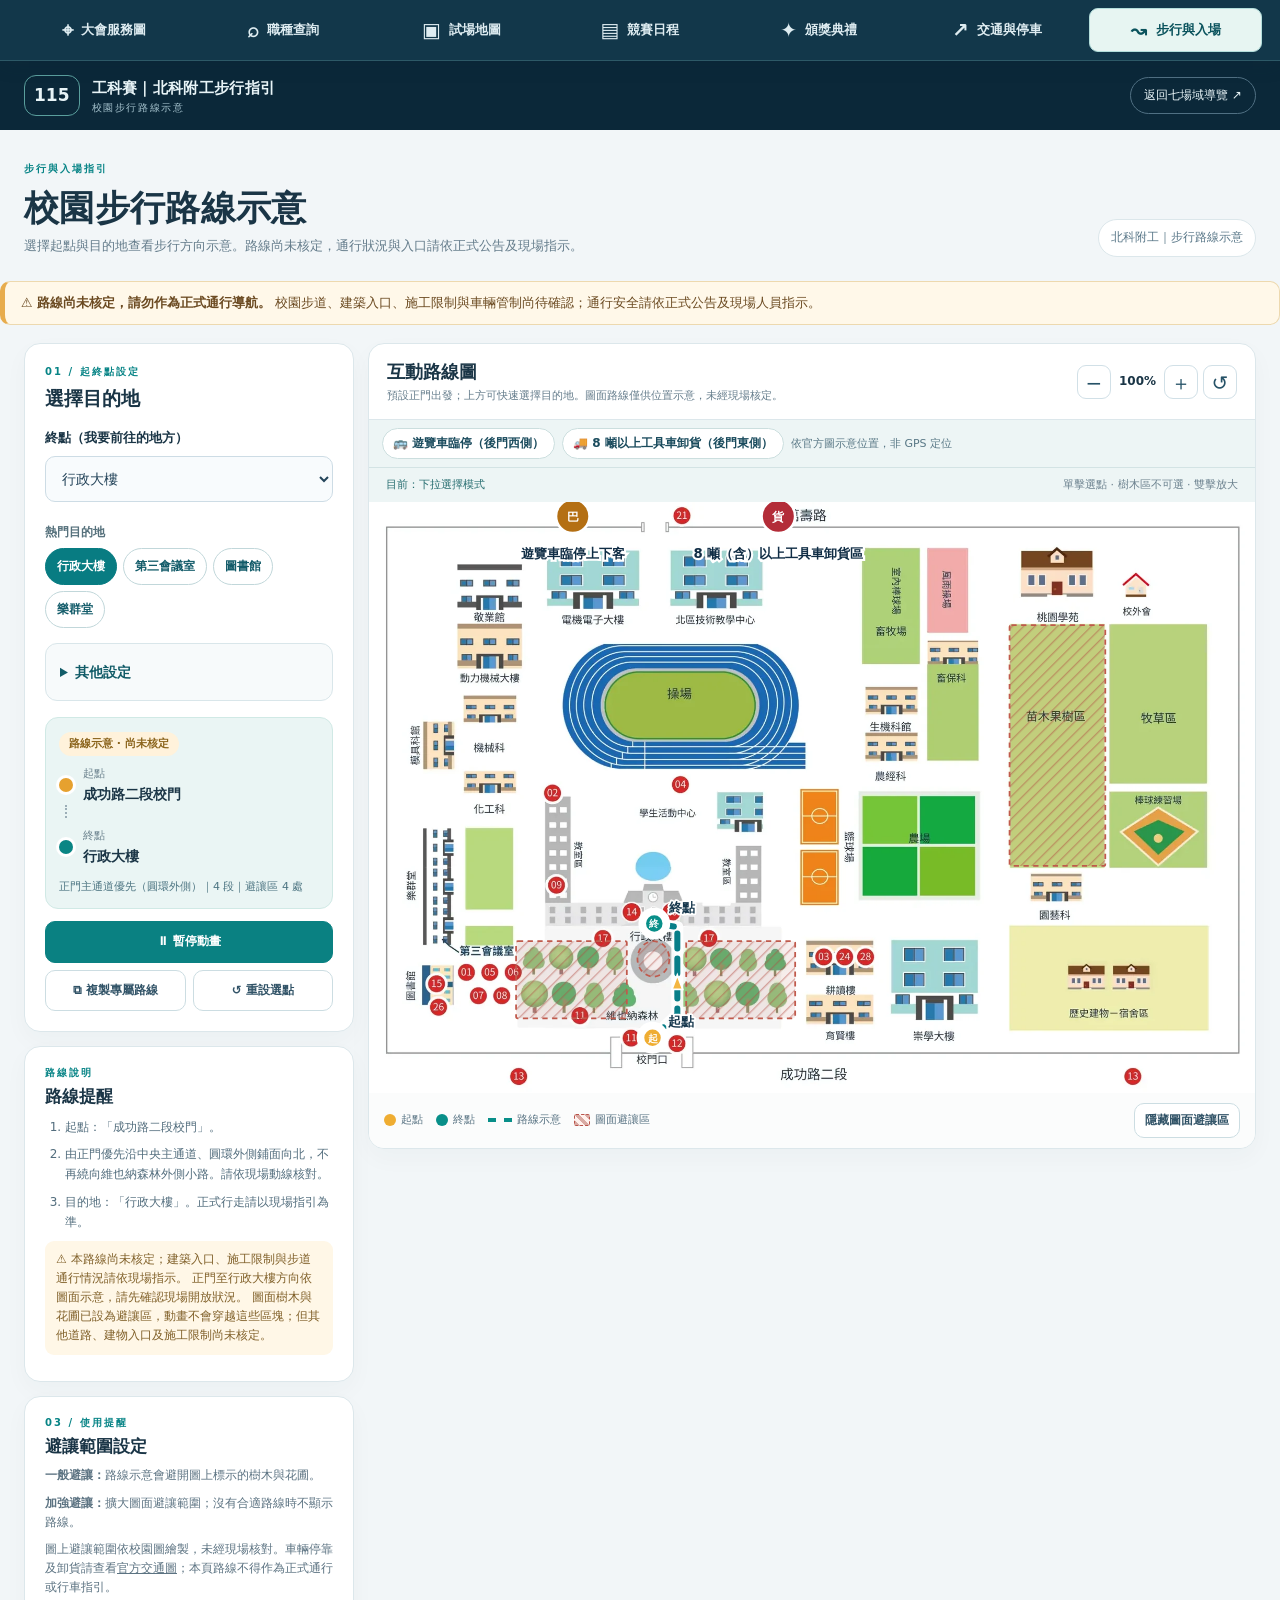
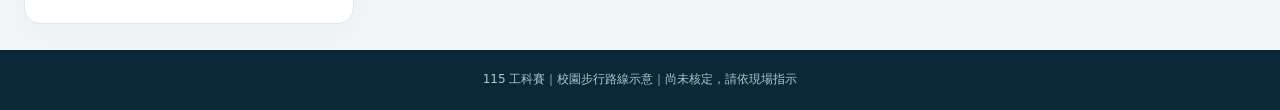
<file: sixth/traffic.html>
<!DOCTYPE html>

<html lang="zh-Hant">
<head>
<meta charset="utf-8"/><meta content="width=device-width,initial-scale=1" name="viewport"/>
<meta content="#0b2839" name="theme-color"/><meta content="北科附工校園步行路線示意，尚未核定通行路線。" name="description"/>
<title>北科附工校園步行路線示意｜115 工科賽一站式資訊平台</title>
<link href="traffic.css" rel="stylesheet"/><script defer="" src="traffic-data.js"></script><script defer="" src="traffic.js"></script>
<link href="../adaptive-layout.css" rel="stylesheet"/><link rel="stylesheet" href="../site-switch.css"/>
<script defer src="../site-switch.js"></script>
</head>
<body class="adaptive-site">
<header class="topbar"><div class="brand"><span class="brand-icon">115</span><span><strong>工科賽｜北科附工步行指引</strong><small>校園步行路線示意</small></span></div><a class="top-link" href="index.html#explorer">返回七場域導覽 ↗</a></header>
<div class="intro-bar"><div class="intro-heading"><span class="kicker">步行與入場指引</span><h1>校園步行路線示意</h1><p>選擇起點與目的地查看步行方向示意。路線尚未核定，通行狀況與入口請依正式公告及現場指示。</p></div><div class="version">北科附工｜步行路線示意</div></div>
<div class="safety" role="note"><strong>⚠ 路線尚未核定，請勿作為正式通行導航。</strong> 校園步道、建築入口、施工限制與車輛管制尚待確認；通行安全請依正式公告及現場人員指示。</div>
<main class="layout">
<section aria-label="設定起點與終點" class="panel controls">
<div class="panel-eyebrow">01 / 起終點設定</div><h2>選擇目的地</h2><div class="field"><label for="endSelect">終點（我要前往的地方）</label><select id="endSelect"></select></div><div aria-label="熱門目的地" class="destination-shortcuts" id="destinationShortcuts" role="group"><span>熱門目的地</span><button aria-pressed="true" data-dest="admin" type="button">行政大樓</button><button aria-pressed="false" data-dest="third" type="button">第三會議室</button><button aria-pressed="false" data-dest="library" type="button">圖書館</button><button aria-pressed="false" data-dest="hall" type="button">樂群堂</button></div><details class="advanced-route-settings" id="advancedRouteSettings"><summary>其他設定</summary><div class="field"><label for="startSelect">起點（我現在的位置）</label><select id="startSelect"></select></div><button aria-label="交換起點與終點" class="swap" id="swapPoints" title="交換起點與終點" type="button">⇅ 交換起點與終點</button><div class="mode-set"><span class="mode-title">動畫顯示方式</span><div aria-label="動畫線型" class="mode-pills" role="group"><button aria-pressed="true" class="mode-btn selected" data-mode="walk" type="button">↝ 一般避讓示意</button><button aria-pressed="false" class="mode-btn" data-mode="wide" type="button">↝ 加強避讓示意</button></div><p class="mode-desc" id="modeExplain">動畫不穿過已標示的樹木／花圃遮罩，其他通道仍需現場確認。</p></div><div class="route-visual-controls"><span class="mode-title">移動圖示</span><div aria-label="選擇路線移動動畫" class="motion-choices" role="group"><button aria-pressed="true" class="motion-choice selected" data-motion="arrow" type="button">➤ 移動箭頭</button><button aria-pressed="false" class="motion-choice" data-motion="walker" type="button">🚶 黑色行人</button><button aria-pressed="false" class="motion-choice" data-motion="off" type="button">關閉</button></div><p aria-live="polite" class="help" id="motionStatus" role="status">目前使用移動箭頭。</p><p class="help">動畫僅示意方向。未核定步行路線；可隨時暫停或關閉。</p></div><div class="pick-section"><span class="mode-title">直接在地圖上選點</span><div class="pick-buttons"><button id="pickStart" type="button">① 點圖選起點</button><button id="pickEnd" type="button">② 點圖選終點</button></div><p class="help" id="pickHint">可在圖上指定任意非樹木位置；如果點到植栽區，會提醒改選區外位置。</p></div></details>
<div aria-live="polite" class="details"><span class="tag">路線示意 · 尚未核定</span><div class="trip-row"><span class="trip-dot start"></span><div><small>起點</small><strong id="fromLabel">成功路校門</strong></div></div><div class="trip-bar"></div><div class="trip-row"><span class="trip-dot end"></span><div><small>終點</small><strong id="toLabel">行政大樓</strong></div></div><p class="trip-meta" id="tripMeta"></p></div>
<div class="actions"><button class="primary" id="playToggle" type="button">⏸ 暫停動畫</button><button id="copyLink" type="button">⧉ 複製專屬路線</button><button id="clearCustom" type="button">↺ 重設選點</button></div>
</section>
<section aria-label="動畫地圖" class="panel map-panel">
<div class="map-top"><div><h2>互動路線圖</h2><p>預設正門出發；上方可快速選擇目的地。圖面路線僅供位置示意，未經現場核定。</p></div><div class="zoom-control"><button aria-label="縮小地圖" id="zoomOut" type="button">−</button><span id="zoomText">100%</span><button aria-label="放大地圖" id="zoomIn" type="button">＋</button><button aria-label="恢復地圖大小" id="zoomFit" type="button">↺</button></div></div>
<div class="campus-stop-shortcuts"><a href="../transport.html?route=coach">🚌 遊覽車臨停（後門西側）</a><a href="../transport.html?route=truck">🚚 8 噸以上工具車卸貨（後門東側）</a><span>依官方圖示意位置，非 GPS 定位</span></div><div class="map-toolbar"><span id="pickStatus">目前：下拉選擇模式</span><span class="map-tip">單擊選點 · 樹木區不可選 · 雙擊放大</span></div>
<div aria-label="可點選的北科附工校園地圖" class="viewport" id="viewport" role="region" tabindex="0"><div class="map-canvas" id="mapCanvas"><img alt="北科附工校園示意地圖：包含校門、行政大樓、第三會議室、各館舍與服務編號" draggable="false" id="campusImage" src="assets/campus.webp"/><svg aria-label="起點、終點及路線示意" id="routeSvg" preserveaspectratio="none" role="img" viewbox="0 0 1000 667"><title>示意路線動畫</title><g id="graphPath"></g><g id="animatedPath"></g><g id="poiMarkers"></g><g aria-label="官方大型車輛停靠點參考" id="stopMarkers"></g></svg><button aria-label="在地圖上選擇任意位置，需先啟用起點或終點選點模式" class="map-click" id="mapClick" type="button"></button></div></div>
<div class="map-bottom"><div class="legend"><span><i class="legend-mark start"></i>起點</span><span><i class="legend-mark end"></i>終點</span><span><i class="legend-line"></i>路線示意</span><span><i class="legend-block"></i>圖面避讓區</span></div><button class="secondary" id="toggleNodes" type="button">隱藏圖面避讓區</button></div>
</section>
<section aria-label="路線說明" class="panel notes"><div class="panel-eyebrow">路線說明</div><h2>路線提醒</h2><ol class="step-list" id="instructions"></ol><p class="important" id="routeWarning"></p></section>
<section aria-label="使用方式" class="panel notes"><div class="panel-eyebrow">03 / 使用提醒</div><h2>避讓範圍設定</h2><p><b>一般避讓：</b>路線示意會避開圖上標示的樹木與花圃。</p><p><b>加強避讓：</b>擴大圖面避讓範圍；沒有合適路線時不顯示路線。</p><p>圖上避讓範圍依校園圖繪製，未經現場核對。車輛停靠及卸貨請查看<a href="../transport.html">官方交通圖</a>；本頁路線不得作為正式通行或行車指引。</p></section>
</main>
<footer>115 工科賽｜校園步行路線示意｜尚未核定，請依現場指示</footer>
<nav aria-label="手機常用功能快速導覽" class="adaptive-bottom-nav"><a href="../index.html"><span aria-hidden="true" class="adaptive-nav-icon">⌂</span><span class="adaptive-nav-text">首頁</span></a><a href="../skills.html"><span aria-hidden="true" class="adaptive-nav-icon">⌕</span><span class="adaptive-nav-text">職種</span></a><a href="../venues.html"><span aria-hidden="true" class="adaptive-nav-icon">▣</span><span class="adaptive-nav-text">場域</span></a><a href="../agenda.html"><span aria-hidden="true" class="adaptive-nav-icon">▤</span><span class="adaptive-nav-text">日程</span></a><a aria-current="page" href="../transport.html"><span aria-hidden="true" class="adaptive-nav-icon">↗</span><span class="adaptive-nav-text">交通</span></a></nav></body>
</html>
</file>
<file: event-design.css>
:root{--ink:#173448;--ink2:#274b60;--navy:#102a3d;--navydeep:#0c2132;--teal:#087f83;--teal-light:#daf2ee;--gold:#d6ad68;--surface:#f4f7f8;--white:#fff;--line:#dee8eb;--muted:#657e8b;--pale:#ebf2f5;--shadow:0 14px 48px rgba(15,48,62,.055)}
*{box-sizing:border-box}html{scroll-behavior:smooth}body{margin:0;color:var(--ink);background:var(--surface);font-family:'Noto Sans TC','Microsoft JhengHei',system-ui,-apple-system,sans-serif;-webkit-font-smoothing:antialiased}button,select,input{font:inherit}button{cursor:pointer}a{color:inherit}button:focus-visible,a:focus-visible,select:focus-visible{outline:3px solid #efb763;outline-offset:3px}h1,h2,h3,p{margin-top:0}h1,h2,h3{line-height:1.3}p{line-height:1.75}.wrap{width:min(1220px,calc(100% - 52px));margin-inline:auto}.site-top{background:var(--navydeep);position:relative;z-index:20;box-shadow:0 3px 20px rgba(0,0,0,.07)}.top-inner{max-width:1340px;margin:auto;display:flex;align-items:center;justify-content:space-between;gap:25px;padding:15px 26px}.logo{display:flex;align-items:center;gap:12px;text-decoration:none;color:#fff;flex:none}.logo-mark{height:46px;width:46px;display:grid;place-items:center;border:1px solid rgba(214,173,104,.7);background:#233e51;border-radius:12px;box-shadow:inset 0 0 0 4px rgba(255,255,255,.025)}.logo-mark span{color:#e5bc78;letter-spacing:-1.5px;font-size:20px;font-weight:900}.logo-copy b{display:block;font-size:16px;letter-spacing:1px}.logo-copy small{display:block;margin-top:2px;color:#9db3c0;font-weight:650;letter-spacing:1.9px;font-size:9px}.top-nav{display:flex;align-items:center;gap:6px}.top-nav a{color:#c2d2da;text-decoration:none;display:inline-flex;align-items:center;padding:11px 14px;border-radius:9px;font-size:13px;font-weight:730;white-space:nowrap;transition:.2s}.top-nav a:hover,.top-nav a.active{color:white;background:#25455b}.top-nav a.active:after{content:'';display:inline-block;width:5px;height:5px;margin-left:8px;border-radius:100%;background:var(--gold)}.mobile-menu,.mobile-nav{display:none}
.hero{position:relative;overflow:hidden}.hub-hero{background:radial-gradient(circle at 78% 5%,#25596c 0,#163b4e 31%,#102b40 59%,#0c2438 100%);color:#fff}.grain{position:absolute;inset:0;opacity:.14;background-image:radial-gradient(#fff 0.6px,transparent .6px);background-size:17px 17px;pointer-events:none}.hero-inner{min-height:410px;position:relative;z-index:1;display:grid;grid-template-columns:minmax(0,1fr) 380px;align-items:center;gap:50px;width:min(1220px,calc(100% - 52px));margin:auto;padding:52px 0 58px}.eyebrow{font-size:11px;font-weight:850;letter-spacing:2.1px;color:#a5d2d5;text-transform:uppercase;display:flex;align-items:center;gap:9px;flex-wrap:wrap}.eyebrow-dot{background:#d6ad68;width:7px;height:7px;display:inline-block;border-radius:100%;box-shadow:0 0 0 5px rgba(214,173,104,.12)}.mini-tag{border:1px solid #6b98a4;border-radius:99px;padding:3px 8px;letter-spacing:.8px;color:#d2e6e9;font-size:10px}.hero-copy h1{font-size:clamp(37px,4.4vw,64px);font-weight:840;letter-spacing:1.4px;margin:20px 0 16px;line-height:1.25}.hero-copy h1 em{font-style:normal;color:#d7b478}.hero-copy p{max-width:620px;font-size:14px;color:#c3d6df;line-height:1.95}.hero-actions{display:flex;gap:12px;flex-wrap:wrap;margin-top:24px}.btn{display:inline-flex;align-items:center;justify-content:space-between;gap:22px;min-width:160px;padding:13px 17px;border-radius:10px;font-size:13px;font-weight:800;text-decoration:none}.btn-main{background:#e5b76e;color:#122d3c}.btn-ghost{border:1px solid #829da7;color:#f1f8f9}.hero-stat{border:1px solid rgba(213,232,231,.22);padding:25px 24px;min-height:240px;border-radius:20px;background:linear-gradient(120deg,rgba(255,255,255,.09),rgba(255,255,255,.02));backdrop-filter:blur(15px);box-shadow:0 25px 50px rgba(0,0,0,.1)}.hero-stat>span{font-size:12px;letter-spacing:1.7px;color:#b7cbd3;font-weight:850}.hero-stat>strong{display:block;font-size:53px;color:#fff;letter-spacing:-4px;margin-top:6px}.hero-stat>strong i{font-size:29px;font-style:normal;color:var(--gold);margin:0 8px}.hero-stat>p{font-size:13px;color:#c6d5db}.hero-stat-grid{margin-top:18px;padding-top:18px;border-top:1px solid rgba(255,255,255,.2);display:grid;grid-template-columns:repeat(3,1fr);gap:12px}.hero-stat-grid>div b{font-size:23px;display:block;color:#edc98c}.hero-stat-grid>div span{font-size:11px;color:#b6cbd4}.section-intro{display:flex;justify-content:space-between;align-items:end;margin-top:48px;gap:25px}.section-label,.mini-label{font-size:11px;letter-spacing:1.8px;font-weight:900;color:var(--teal)}.section-intro h2,.section-heading h2,.sources-title h2{font-size:28px;letter-spacing:.1px;margin:8px 0 7px}.section-intro p,.section-heading p{color:var(--muted);font-size:13px;margin:0}.edition-stamp{white-space:nowrap;border:1px solid #d5e6e7;background:white;color:#5d8290;border-radius:99px;font-weight:850;font-size:10px;letter-spacing:1.1px;padding:9px 11px}.feature-grid{display:grid;grid-template-columns:repeat(3,minmax(0,1fr));gap:18px;margin-top:24px}.feature{position:relative;isolation:isolate;overflow:hidden;min-height:305px;border-radius:19px;text-decoration:none;display:flex;flex-direction:column;justify-content:space-between;padding:24px;box-shadow:var(--shadow);transition:transform .2s,box-shadow .2s}.feature:hover{transform:translateY(-4px);box-shadow:0 20px 40px rgba(13,40,53,.12)}.f-agenda{background:#fff;color:var(--ink);border:1px solid #dbe9ea}.f-ceremony{background:linear-gradient(150deg,#1d3650,#10283e);color:white}.f-transport{background:#e2f1ef;color:#104d52}.feature-top{display:flex;justify-content:space-between;align-items:center}.feature-icon{font-size:18px;font-weight:900;display:grid;place-items:center;width:48px;height:48px;border-radius:14px;background:rgba(13,98,105,.09)}.f-ceremony .feature-icon{background:rgba(215,172,107,.19);color:#edc68b}.feature-tag{font-size:10px;letter-spacing:1px;font-weight:900;opacity:.7}.feature-en{font-size:10px;letter-spacing:2px;font-weight:900;opacity:.66}.feature h3{font-size:24px;margin:7px 0 8px}.feature p{font-size:12px;line-height:1.8;max-width:280px;opacity:.77;min-height:65px}.feature-cta{display:flex;align-items:center;justify-content:space-between;border-top:1px solid currentColor;padding-top:12px;font-size:12px;font-weight:850;opacity:.85}.feature-cta b{font-size:19px;font-weight:400}.feature-pattern{position:absolute;right:-50px;top:70px;width:250px;height:210px;opacity:.08;z-index:-1;pointer-events:none}.gridlines{background:repeating-linear-gradient(0deg,#087f83 0,#087f83 1px,transparent 1px,transparent 26px),repeating-linear-gradient(90deg,#087f83 0,#087f83 1px,transparent 1px,transparent 26px);transform:rotate(20deg)}.rings{border-radius:100%;border:30px double #e5b76e;box-shadow:0 0 0 25px #e5b76e,0 0 0 52px #e5b76e}.routes{background:repeating-radial-gradient(ellipse at right bottom,transparent,transparent 17px,#087f83 19px,#087f83 21px)}.disclaimer-band{margin-top:24px;border:1px solid #eedcb8;background:#fff9ed;border-radius:14px;display:flex;align-items:center;gap:15px;padding:19px 23px}.notice-icon{width:36px;height:36px;display:grid;place-items:center;color:#845c24;background:#f9ebcf;border-radius:50%;font-weight:900;font-size:19px;flex:none}.disclaimer-band h3{font-size:14px;margin:0 0 4px}.disclaimer-band p{font-size:12px;color:#6f624e;line-height:1.75;margin:0}.disclaimer-band>a{font-weight:800;font-size:12px;color:#855f23;text-decoration:none;white-space:nowrap;margin-left:auto}.sources{margin-block:44px 55px}.sources-title{margin-bottom:18px}.sources-list{display:grid;grid-template-columns:repeat(3,minmax(0,1fr));gap:12px}.sources-list a{display:flex;align-items:center;gap:9px;border:1px solid var(--line);background:white;padding:16px;border-radius:12px;text-decoration:none;font-size:13px;font-weight:750}.sources-list a:hover{border-color:#9bc9cc}.sources-list a b{font-size:18px;margin-left:auto;font-weight:400;color:var(--teal)}.sources-list a small{font-size:10px;color:#6a8290;font-weight:500}.file-tag{font-size:9px;border-radius:4px;padding:5px;color:#bd5c47;background:#fae9e4;font-weight:900;letter-spacing:.8px}.site-foot{display:flex;gap:25px;justify-content:space-between;align-items:center;background:var(--navydeep);color:#dce8ed;padding:23px max(26px,calc((100vw - 1300px)/2));font-size:12px}.site-foot strong,.site-foot span{display:block}.site-foot span{font-size:11px;color:#9eafb8;margin-top:3px}.site-foot a{font-weight:750;text-decoration:none;white-space:nowrap}
/* Page hero */.page-hero{position:relative;overflow:hidden;background:linear-gradient(115deg,#13364b 0,#154d58 53%,#216d75 100%);color:#fff}.page-hero::before{content:'';position:absolute;inset:0;opacity:.11;background:repeating-linear-gradient(90deg,transparent 0 43px,#fff 44px,transparent 45px)}.page-hero-inner{position:relative;min-height:275px;padding-block:46px;display:flex;justify-content:space-between;align-items:center;gap:25px}.page-hero h1{font-size:clamp(34px,4vw,48px);margin:14px 0 13px}.page-hero h1 span{color:#aee3db;margin-left:10px}.page-hero p{font-size:13px;line-height:1.9;color:#d5e9e8;max-width:690px}.hero-meta{display:flex;gap:17px;flex-wrap:wrap;margin-top:19px;font-size:11px;color:#c8e4e2;font-weight:750}.hero-day-accent{width:170px;text-align:center;flex:none;border:1px solid #91bec0;border-radius:18px;padding:18px;background:rgba(255,255,255,.08)}.hero-day-accent small{letter-spacing:2px;font-size:10px;color:#b5e6df}.hero-day-accent strong{font-size:86px;display:block;line-height:1;font-weight:850;color:#fff}.hero-day-accent span{font-size:10px;letter-spacing:1px}.section-body{padding-top:36px;padding-bottom:48px}.agenda-controls{background:#fff;border:1px solid var(--line);border-radius:17px;padding:22px 23px;box-shadow:var(--shadow)}.agenda-controls h2{font-size:20px;margin:4px 0 18px}.day-tabs{display:grid;grid-template-columns:repeat(4,1fr);gap:10px}.day-tabs button{border:1px solid var(--line);background:#f8fbfb;border-radius:11px;padding:13px 12px;color:#3e6676;text-align:left;transition:.18s}.day-tabs button:hover{border-color:#83babc}.day-tabs button.active{border:2px solid var(--teal);background:#e4f5f2;color:#12656a}.day-tabs button small{display:block;font-weight:750;font-size:10px;letter-spacing:.7px}.day-tabs button strong{display:block;margin-top:2px;font-size:18px}.filterline{display:flex;align-items:end;gap:14px;flex-wrap:wrap;border-top:1px solid #edf1f3;padding-top:18px;margin-top:19px}.filterline>div{min-width:190px;flex:1}.filterline label{display:block;font-size:11px;font-weight:800;color:#587280;margin-bottom:7px}.filterline select{border:1px solid #cddde4;border-radius:9px;padding:11px 13px;background:#fff;color:#244b5d;width:100%;font-size:12px;min-height:45px}.text-button{background:none;border:none;font-size:11px;font-weight:850;color:#087f83;padding:13px 0}.agenda-layout{display:grid;grid-template-columns:minmax(0,1fr) 326px;gap:24px;margin-top:38px}.section-heading{margin-bottom:22px}.section-heading h2{font-size:28px;margin:6px 0 6px}.section-heading h2 small{font-size:16px;font-weight:550;color:#78909a}.agenda-list{position:relative;padding-left:22px}.agenda-list::before{position:absolute;content:'';top:17px;bottom:10px;left:7px;width:2px;background:#d6e7e6}.agenda-item{position:relative;display:grid;grid-template-columns:128px minmax(0,1fr);gap:16px;margin-bottom:13px}.agenda-item::before{content:'';position:absolute;left:-20px;top:18px;background:#fff;border:3px solid var(--teal);border-radius:100%;width:11px;height:11px;box-shadow:0 0 0 3px #dff0ec}.agenda-time{padding-top:12px;font-weight:900;font-size:14px;line-height:1.5;color:#18556a;font-variant-numeric:tabular-nums}.agenda-card{background:#fff;border:1px solid var(--line);border-radius:13px;overflow:hidden;box-shadow:0 8px 20px rgba(13,58,64,.027)}.agenda-main{padding:17px 18px}.agenda-card h3{font-size:16px;margin:5px 0 9px}.agenda-card p{font-size:12px;margin:0;color:#59727e}.agenda-place{display:flex;gap:5px;align-items:center;margin-top:9px;font-weight:650;font-size:11px;color:#2c6570}.agenda-flags{margin-top:9px;border-top:1px dashed #e4e8e7;padding-top:9px;color:#9b6426!important;font-weight:650}.kind-chip{border-radius:5px;background:#e6f4f1;color:#087877;padding:3px 7px;font-size:10px;font-weight:850;letter-spacing:.5px}.kind-checkin{background:#e6f0ff;color:#366eab}.kind-meeting{background:#f0ebf9;color:#7354a0}.kind-contest{background:#e4f4f1;color:#087b7b}.kind-rest{background:#f7f1e1;color:#b28430}.kind-ceremony{background:#fff0dd;color:#a47428}.kind-other{background:#edf1f5;color:#617484}.agenda-date-summary{font-size:12px}.sidebar-stack{display:flex;flex-direction:column;gap:18px}.aside-card{border-radius:16px;border:1px solid var(--line);padding:21px;background:#fff;box-shadow:var(--shadow)}.aside-card h3{font-size:18px;margin:5px 0 8px}.aside-card>p{font-size:12px;color:#748892;line-height:1.75}.aside-label{font-weight:900;font-size:10px;letter-spacing:1.6px;color:#138086}.venue-list{display:grid;gap:7px;margin-top:16px}.venue-button{width:100%;display:flex;gap:10px;align-items:center;text-align:left;background:#f7fafb;border:1px solid #e1e9ec;border-radius:10px;padding:10px;color:#35556a}.venue-button.active{background:#e5f5f2;border:1px solid #83bfc0}.venue-count{width:31px;height:31px;border-radius:9px;background:#e1eeef;color:#078386;display:grid;place-items:center;font-size:14px;font-weight:900;flex:none}.venue-copy{flex:1}.venue-copy b{display:block;font-size:12px}.venue-copy small{font-size:10px;color:#728791}.venue-expand{font-size:12px;color:#5b8e8f}.venue-details{padding:9px 12px 12px;margin:0;border-radius:8px;background:#f3f9f8;color:#547480;font-size:11px;line-height:1.8}.caution-card{background:#fffaf0;border-color:#ead9b8}.caution-card .aside-label{color:#a0792e}.special-times>div{padding:10px 0;border-bottom:1px solid #efe7d6;display:flex;align-items:center;gap:10px}.special-times b{font-size:11px;font-variant-numeric:tabular-nums;color:#8e6d2f;min-width:95px}.special-times span{font-size:12px;font-weight:700;color:#506e78}.inline-note,.traffic-notice{border:1px solid #e7d6b6;background:#fff8e9;border-radius:12px;padding:18px 21px;display:flex;gap:13px;margin-top:27px}.inline-note>span{display:grid;place-items:center;flex:none;background:#eedabc;color:#946222;border-radius:50%;font-weight:900;height:26px;width:26px}.inline-note b,.traffic-notice h3{font-size:13px;margin:0 0 3px}.inline-note p,.traffic-notice p{font-size:11px;color:#786b54;margin:0}.section-footer-row{display:flex;align-items:center;justify-content:space-between;margin-top:26px;gap:12px;flex-wrap:wrap}.next-link{background:#0b7c80;color:#fff;border-radius:9px;padding:12px 16px;font-size:12px;font-weight:800;text-decoration:none}.next-link b{margin-left:18px}.source-link{color:#427287;font-size:12px;text-decoration:none;font-weight:780}.no-records{background:#fff;border-radius:12px;border:1px dashed #c9dce0;padding:26px;text-align:center;font-size:13px;color:#708792}
/* Ceremony */.ceremony-hero{position:relative;overflow:hidden;background:radial-gradient(circle at 70% 30%,#253f59 0,#142d46 37%,#0c2238 84%);color:#fff}.ceremony-orbit{position:absolute;pointer-events:none;border-radius:50%;border:1px solid rgba(215,178,114,.24);width:700px;height:700px;right:-210px;top:-290px}.orbit-two{width:540px;height:540px;right:-130px;top:-210px;box-shadow:0 0 0 46px rgba(215,178,114,.025),0 0 0 92px rgba(215,178,114,.026)}.ceremony-cover{position:relative;padding-top:67px;padding-bottom:65px;min-height:430px}.honor-kicker{font-size:11px;letter-spacing:3px;color:#e2c48d;font-weight:800}.honor-kicker span{font-size:17px;margin:0 8px}.ceremony-cover h1{font-family:'Noto Serif CJK TC',serif;font-size:clamp(42px,6.2vw,81px);line-height:1.24;font-weight:750;margin:22px 0 12px;letter-spacing:2px}.ceremony-cover h1 em{font-style:normal;color:#e8c486}.ceremony-intro{font-size:14px;color:#d5e1e7;line-height:1.85}.ceremony-info{display:flex;gap:37px;flex-wrap:wrap;margin-top:28px;padding-top:22px;border-top:1px solid rgba(255,255,255,.22);max-width:920px}.ceremony-info>div{display:flex;flex-direction:column;gap:7px}.ceremony-info small{color:#c3a575;font-size:10px;letter-spacing:1.5px;font-weight:850}.ceremony-info strong{font-size:14px}.ceremony-info strong i{font-size:12px;font-weight:400;font-style:normal;color:#c6d4dd}.ceremony-overview{margin-top:-26px;position:relative;display:grid;grid-template-columns:minmax(0,1.5fr) minmax(0,1fr);gap:18px}.time-check,.ceremony-facts{border:1px solid #e3e8eb;background:#fff;border-radius:15px;padding:23px 26px;box-shadow:0 15px 35px rgba(21,43,62,.08)}.two-times{display:flex;gap:40px;align-items:start;flex-wrap:wrap;margin:15px 0}.two-times>div{display:grid;gap:5px}.two-times small{font-size:11px;color:#768895}.two-times strong{font-size:28px;color:#173448;letter-spacing:-.5px}.two-times strong i{font-style:normal;color:#c5a76d}.time-check p{color:#916d39;font-size:11px;margin:0;line-height:1.7}.ceremony-facts{background:#18344b;color:white;display:grid;grid-template-columns:repeat(3,1fr);align-items:center;text-align:center;gap:5px}.ceremony-facts>div:not(:last-child){border-right:1px solid #456276}.ceremony-facts span{display:block;font-size:34px;color:#e1bf85;font-weight:850}.ceremony-facts small{display:block;color:#c6d1da;font-size:11px;margin-top:3px}.award-spotlight{margin-top:44px}.section-heading.compact{margin-bottom:17px}.award-cards{display:grid;grid-template-columns:repeat(3,1fr);gap:15px}.award-cards>div{background:#fff;border:1px solid #ebdfca;box-shadow:var(--shadow);border-radius:12px;padding:20px 21px;position:relative;overflow:hidden}.award-cards>div::after{content:'✦';font-size:76px;position:absolute;color:#ebdcc2;right:-6px;bottom:-45px;opacity:.55}.award-cards span{font-size:10px;letter-spacing:1.5px;font-weight:850;color:#a07a3d}.award-cards strong{font-size:26px;font-weight:900;display:block;margin:12px 0 7px}.award-cards small{font-size:12px;color:#637b89;font-weight:750}.ceremony-section{margin-top:44px;margin-bottom:56px}.filter-tabs{display:flex;gap:8px;flex-wrap:wrap;margin-bottom:22px}.filter-tabs button{border:1px solid #d5e0e4;border-radius:99px;padding:10px 15px;background:#fff;color:#537281;font-weight:750;font-size:12px}.filter-tabs button.active{border-color:#b99159;background:#183b50;color:#f2d2a2}.ceremony-steps{position:relative;margin-left:8px;padding-left:24px;display:grid;gap:10px}.ceremony-steps::before{content:'';position:absolute;top:14px;bottom:15px;left:6px;width:2px;background:linear-gradient(#c5a169,#d3e4e4)}.ceremony-row{display:grid;grid-template-columns:150px 1fr 100px;align-items:center;gap:16px;position:relative;background:#fff;border:1px solid #dee7e7;border-radius:12px;padding:14px 20px;box-shadow:0 4px 16px rgba(15,42,53,.02)}.ceremony-row::before{content:'';position:absolute;left:-31px;top:50%;transform:translateY(-50%);background:#fff;border:3px solid #a4b2b4;border-radius:50%;height:11px;width:11px}.ceremony-row.award{border-color:#e8d5b1;background:linear-gradient(105deg,#fffdf7,#fff)}.ceremony-row.award::before{border-color:#c4a064}.ceremony-row.milestone{background:#183649;color:white;border-color:#183649}.ceremony-row.milestone::before{border-color:#c4a064;background:#e6c281}.ceremony-row .time{font-variant-numeric:tabular-nums;font-size:14px;font-weight:900;color:#a77938}.ceremony-row.milestone .time{color:#e0bd82}.ceremony-row h3{font-size:14px;margin:0;font-weight:770}.ceremony-row .kind{justify-self:end;border-radius:6px;padding:5px 7px;font-size:10px;font-weight:850;background:#eef3f4;color:#54717d}.ceremony-row.award .kind{background:#fbf0de;color:#9d7435}.ceremony-row.milestone .kind{background:#29485c;color:#d9c9ab}.ceremony-row.selected{outline:3px solid #dfbb76;outline-offset:1px}.ceremony-row[role="button"]{cursor:pointer}.ceremony-row:focus-visible{outline:3px solid #087f83;outline-offset:2px}.ceremony-bottom{display:flex;justify-content:space-between;align-items:center;gap:20px;flex-wrap:wrap;margin:27px 0 0 30px}.end-seal{font-family:'Noto Serif CJK TC',serif;font-size:26px;color:#143d53;font-weight:800}.end-seal span{font-size:18px;margin-left:12px;color:#be975d}.ceremony-bottom a{color:#457586;text-decoration:none;font-size:12px;font-weight:800}
/* Transport */.transport-hero{background:linear-gradient(110deg,#153748,#0d6b73)}.transport-hero .page-hero h1 span{color:#a7e6dc}.hero-road-symbol{color:#a9e2d7;opacity:.85;width:200px;transform:rotate(0deg)}.transport-nav{display:grid;grid-template-columns:repeat(7,minmax(0,1fr));gap:8px;margin:23px 0}.transport-nav button{min-height:89px;display:flex;flex-direction:column;justify-content:center;gap:7px;align-items:center;border-radius:12px;border:1px solid #dbe6e9;background:#fff;box-shadow:0 7px 20px rgba(20,50,60,.025);color:#425f6f;transition:.17s}.transport-nav button:hover{transform:translateY(-2px);border-color:#85bdbe}.transport-nav button[aria-selected=true]{background:#0d6471;border-color:#0d6471;color:#fff;box-shadow:0 13px 27px rgba(10,112,120,.2)}.transport-nav button strong{font-size:11px;line-height:1.25}.transport-nav button span{font-size:17px;font-weight:900;letter-spacing:.4px}.transport-layout{display:grid;grid-template-columns:minmax(0,1fr) 360px;gap:18px;align-items:start}.map-frame{background:#fff;overflow:hidden;border:1px solid var(--line);border-radius:18px;box-shadow:var(--shadow)}.map-head{padding:17px 19px;display:flex;align-items:center;justify-content:space-between;gap:12px;border-bottom:1px solid var(--line)}.map-head span{color:#168085;font-weight:900;font-size:10px;letter-spacing:1.4px}.map-head h3{font-size:18px;margin:4px 0 0}.map-tools{display:flex;align-items:center;gap:5px}.map-tools button{height:35px;width:35px;display:grid;place-items:center;background:#f6f9f9;border:1px solid #d4e2e6;border-radius:8px;color:#356677;font-size:19px}.transport-map-viewport{overflow:auto;scrollbar-width:thin;max-height:69vh;background:#e9f0f0;display:flex;justify-content:flex-start;align-items:flex-start;overscroll-behavior:contain}.transport-map-viewport img{display:block;max-width:none;width:100%;height:auto;user-select:none;-webkit-user-drag:none}.map-bottom{display:flex;justify-content:space-between;align-items:center;gap:10px;padding:12px 18px;color:#62818c;font-size:11px}.source-chip{font-weight:800}.transport-detail{background:#fff;border:1px solid var(--line);border-radius:18px;padding:24px;box-shadow:var(--shadow)}.transport-tag{display:inline-flex;background:#e4f4f0;color:#0b7a79;border-radius:99px;padding:6px 10px;font-size:10px;letter-spacing:.5px;font-weight:900}.transport-detail h3{font-size:24px;margin:12px 0 8px}.transport-detail>p{font-size:12px;color:#577380;line-height:1.9}.detail-sep{height:1px;background:#e5ebee;margin:19px 0}.detail-head{display:flex;justify-content:space-between;align-items:center;gap:10px;font-size:13px;font-weight:900}.play-btn{border:1px solid #cbdfe2;background:#f3f8f8;color:#167b80;border-radius:99px;padding:8px 11px;font-size:11px;font-weight:850}.guidance-steps{list-style:none;counter-reset:g;display:grid;gap:12px;padding:3px 0 3px 0;margin:15px 0}.guidance-steps li{counter-increment:g;position:relative;display:flex;gap:10px;align-items:start;padding:11px 12px 11px 10px;border-radius:10px;background:#f7fafb;border:1px solid #e9eff1;font-size:12px;line-height:1.75;color:#536e7d;transition:.25s}.guidance-steps li::before{content:counter(g);background:#d9e9ed;color:#3e7b84;font-size:12px;font-weight:900;border-radius:50%;display:grid;place-items:center;width:24px;height:24px;flex:none}.guidance-steps li.current{background:#e8f6f3;border:1px solid #85c9c4;color:#1e6468;box-shadow:0 0 0 2px rgba(14,130,126,.06)}.guidance-steps li.current::before{background:#0d8a86;color:#fff}.detail-notes{margin-top:18px;border-top:1px dashed #dce6e8;padding-top:17px}.detail-notes b{font-size:12px;color:#9a6c26}.detail-notes ul{padding-left:18px;font-size:11px;line-height:1.85;color:#637781;margin:6px 0 0}.detail-actions{display:grid;gap:9px;margin-top:20px}.detail-actions a{text-align:center;text-decoration:none;border:1px solid #cadde0;padding:12px;border-radius:9px;font-size:12px;color:#0d7579;font-weight:850}.detail-actions a:first-child{background:#0e7f81;color:#fff;border-color:#0e7f81}.traffic-notice{margin-top:23px}.traffic-notice .notice-icon{width:33px;height:33px}.traffic-notice div h3{margin:0 0 5px}
@media(max-width:1080px){.transport-layout{grid-template-columns:minmax(0,1fr) 310px}.agenda-layout{grid-template-columns:minmax(0,1fr) 285px}.feature-grid{gap:10px}.feature{padding:19px}.hero-inner{grid-template-columns:1fr 300px;gap:25px}}
@media(max-width:850px){.top-nav{display:none}.mobile-menu{display:block;background:#28465a;color:white;font-size:20px;border:1px solid #5d7785;padding:7px 11px;border-radius:8px}.mobile-nav{background:#16364a;border-top:1px solid #2d5268;padding:10px 20px}.mobile-nav.open{display:grid;grid-template-columns:1fr 1fr;gap:7px}.mobile-nav a{color:white;text-decoration:none;font-size:13px;padding:9px 10px}.hero-inner{grid-template-columns:1fr}.hero-stat{max-width:430px;min-height:auto}.feature-grid{grid-template-columns:repeat(2,1fr)}.feature:last-child{grid-column:1/-1;min-height:220px}.sources-list{grid-template-columns:1fr}.agenda-layout,.transport-layout{grid-template-columns:1fr}.sidebar-stack{display:grid;grid-template-columns:1fr 1fr}.transport-nav{grid-template-columns:repeat(4,1fr)}.transport-detail{display:block}.ceremony-overview{grid-template-columns:1fr}.page-hero-inner{min-height:230px}.hero-day-accent{display:none}.hero-road-symbol{display:none}}
@media(max-width:620px){.wrap{width:calc(100% - 30px)}.top-inner{padding:12px 15px}.logo-mark{width:40px;height:40px}.logo-copy b{font-size:13px}.logo-copy small{font-size:8px;letter-spacing:1.25px}.hero-inner{width:calc(100% - 30px);padding:42px 0}.hero-copy h1{font-size:36px}.hero-stat{padding:19px}.hero-stat>strong{font-size:42px}.section-intro{display:block;margin-top:32px}.section-intro h2,.section-heading h2{font-size:23px}.edition-stamp{display:inline-block;margin-top:12px}.feature-grid{grid-template-columns:1fr}.feature,.feature:last-child{min-height:260px;grid-column:auto}.disclaimer-band{flex-wrap:wrap;padding:14px}.disclaimer-band>a{margin-left:0}.sources{margin-block:32px}.site-foot{padding:22px 15px;display:block}.site-foot a{display:inline-block;margin-top:8px}.page-hero-inner{padding:37px 0}.page-hero h1{font-size:31px}.page-hero h1 span{display:block;margin-left:0}.page-hero p{font-size:12px}.hero-meta{gap:9px}.section-body{padding-top:21px}.agenda-controls{padding:14px}.day-tabs{gap:5px}.day-tabs button{padding:10px 5px;text-align:center}.day-tabs button small{font-size:9px}.day-tabs button strong{font-size:15px}.filterline{display:grid;gap:12px}.agenda-layout{margin-top:29px}.agenda-item{grid-template-columns:1fr;gap:5px}.agenda-item::before{top:10px}.agenda-time{padding:0;font-size:13px}.agenda-card h3{font-size:14px}.agenda-main{padding:14px}.sidebar-stack{grid-template-columns:1fr}.ceremony-cover{padding:49px 0}.ceremony-cover h1{font-size:48px}.ceremony-intro{font-size:12px}.ceremony-info{gap:16px;margin-top:24px}.ceremony-info strong{font-size:12px}.ceremony-overview{margin-top:16px}.two-times{gap:18px}.two-times strong{font-size:24px}.ceremony-facts span{font-size:25px}.award-cards{grid-template-columns:1fr}.award-cards>div{padding:16px}.ceremony-section{margin-top:32px}.ceremony-steps{padding-left:18px}.ceremony-row{grid-template-columns:1fr;gap:4px;padding:12px}.ceremony-row::before{left:-25px}.ceremony-row .time{font-size:13px}.ceremony-row .kind{justify-self:start}.transport-nav{grid-template-columns:repeat(4,minmax(0,1fr));gap:5px}.transport-nav button{min-height:66px}.transport-nav button strong{font-size:10px}.transport-nav button span{font-size:14px}.transport-detail{padding:16px}.transport-detail h3{font-size:19px}.map-head{padding:12px;align-items:start}.map-head h3{font-size:15px}.map-tools button{width:31px;height:31px}.transport-map-viewport{max-height:540px}.transport-map-viewport img{min-width:540px}.section-footer-row{gap:18px}}
@media print{*{animation:none!important;transition:none!important}.site-top,.site-foot,.mobile-menu,.hero-actions,.sources,.section-footer-row,.filterline,.day-tabs,.filter-tabs,.transport-nav,.map-tools,.play-btn,.detail-actions,.mobile-nav,.text-button{display:none!important}body{background:#fff}.wrap{width:100%;margin-inline:0}.page-hero,.ceremony-hero,.hub-hero{-webkit-print-color-adjust:exact;print-color-adjust:exact}.page-hero-inner{min-height:0;padding:18px 14px}.section-body{padding:15px}.agenda-layout,.transport-layout{grid-template-columns:1fr;gap:12px}.aside-card,.transport-detail,.agenda-card,.ceremony-row,.feature,.time-check{break-inside:avoid}.map-frame{break-inside:avoid}.transport-map-viewport{max-height:unset;overflow:visible}.transport-map-viewport img{width:100%!important;min-width:0}.ceremony-cover{min-height:0;padding:20px 25px}.ceremony-overview{margin-top:10px}.ceremony-section{margin:15px 0}.ceremony-steps{gap:3px}.ceremony-row{padding:9px 12px}.ceremony-row h3{font-size:12px}.site-foot{display:none}@page{size:A4;margin:13mm}}

/* 115 工科賽一站式資訊平台：長版品牌文字響應式調整 */
@media (min-width:851px) and (max-width:1240px){.logo-copy b{font-size:14px;letter-spacing:.2px}.top-inner{gap:12px;padding-left:16px;padding-right:16px}.top-nav a{padding:10px 9px;font-size:12px}}
@media (max-width:620px){.logo-copy b{letter-spacing:.1px}}

/* === 115/11/15 動態交通箭頭 / 行人剪影：只標示原圖既有箭頭區段 === */
.transport-motion-controls{padding:12px 14px;display:flex;align-items:center;justify-content:space-between;flex-wrap:wrap;gap:12px;background:#f3f9f8;border-bottom:1px solid #d7e6e5}
.transport-motion-text{display:flex;flex-direction:column;gap:2px}
.transport-motion-text b{font-size:13px;color:#143d4b}
.transport-motion-text small{font-size:11px;color:#54747e;line-height:1.4}
.transport-motion-actions{display:flex;gap:6px;flex-wrap:wrap;align-items:center}
.transport-motion-actions button{border:1px solid #b9d5d8;background:#fff;color:#275666;min-height:36px;padding:7px 11px;border-radius:9px;font-size:12px;font-weight:800;cursor:pointer;transition:background .15s,border-color .15s}
.transport-motion-actions button[aria-pressed="true"]{background:#126d71;color:#fff;border-color:#126d71}
.transport-motion-actions button:disabled{cursor:not-allowed;opacity:.45}
.transport-motion-actions button:focus-visible{outline:3px solid #ecb35f;outline-offset:2px}
.transport-map-canvas{position:relative;width:100%;flex:0 0 auto}
.transport-map-viewport .transport-map-canvas #transportImage{display:block;width:100%!important;min-width:0!important;height:auto;max-width:none}
.transport-motion-overlay{position:absolute;inset:0;width:100%;height:100%;pointer-events:none;overflow:visible}
.motion-arrow-symbol{filter:drop-shadow(0 2px 3px rgba(8,37,47,.38))}
.motion-walker-symbol{filter:drop-shadow(0 2px 2px rgba(0,0,0,.25))}
.motion-walker-symbol .walk-bob{animation:walk-bob .48s ease-in-out infinite alternate}
@keyframes walk-bob{from{transform:translateY(-2px)}to{transform:translateY(2px)}}
.transport-motion-status{margin:0;padding:8px 15px;color:#587781;font-size:11px;line-height:1.6;background:#f9fcfc;border-top:1px solid #ecf1f2}
@media(max-width:620px){.transport-motion-controls{padding:11px;gap:9px}.transport-motion-actions{display:grid;grid-template-columns:repeat(2,minmax(0,1fr));width:100%}.transport-motion-actions button{padding:8px 4px;font-size:11px}.transport-map-canvas{min-width:540px}.transport-motion-status{padding:8px 11px}}
@media(prefers-reduced-motion:reduce){.motion-walker-symbol .walk-bob{animation:none}}
@media print{.transport-motion-controls,.transport-motion-overlay,.transport-motion-status{display:none!important}}

/* 115/11/15 公告圖大型車輛停靠／卸貨定位 - 位置依官方圖片而非自行推導 GPS */
.stop-shortcuts{display:grid;grid-template-columns:repeat(2,minmax(0,1fr));gap:12px;margin:12px 0 17px}
.stop-shortcut{display:flex;align-items:center;gap:13px;text-align:left;border:2px solid #e2e8ed;border-radius:16px;padding:14px 16px;min-height:76px;background:#fff;color:#17354b;cursor:pointer;transition:border-color .15s,box-shadow .15s,transform .15s}
.stop-shortcut:hover,.stop-shortcut:focus-visible{border-color:#147b82;box-shadow:0 8px 22px #15485918}
.stop-shortcut.is-current{border-color:#177e82;background:#e8f7f5}
.stop-shortcut-symbol{font-size:28px;line-height:1}.stop-shortcut span:last-child{display:flex;flex-direction:column;gap:4px;min-width:0}
.stop-shortcut b{font-size:16px}.stop-shortcut small{font-size:12px;color:#526a7c}
.stop-indicator-row{display:flex;align-items:center;gap:13px;flex-wrap:wrap;padding:8px 14px;background:#f2f7fa;border-bottom:1px solid #d5e3e8;font-size:12px;color:#27495c}
.stop-indicator-row button{border:1px solid #bacfd5;border-radius:9px;background:#fff;padding:7px 12px;color:#21566b;font-weight:800;cursor:pointer}
.stop-indicator-row small{color:#647b87;flex:1 1 200px}
.stop-indicator-legend{display:inline-flex;align-items:center;gap:7px;font-weight:800}
.stop-indicator-lamp{width:12px;height:12px;display:inline-block;border-radius:50%;box-shadow:0 0 0 4px #ffffff;border:1px solid white}
.coach-lamp{background:#bd7418}.heavy-lamp{background:#b32c38}
.transport-stop-overlay{position:absolute;inset:0;width:100%;height:100%;overflow:visible;pointer-events:none;z-index:3}
.stop-point{filter:drop-shadow(0 2px 6px #12263866)}
.stop-pulse{opacity:.58;transform-box:fill-box;transform-origin:center;animation:gk-stop-pulse 2.4s ease-out infinite}
.stop-pulse-delay{animation-delay:1.2s}
.stop-caption{filter:drop-shadow(0 1px 3px #13293860)}
@keyframes gk-stop-pulse{0%{transform:scale(.65);opacity:.72}75%{transform:scale(1.7);opacity:0}100%{transform:scale(1.8);opacity:0}}
@media(prefers-reduced-motion:reduce){.stop-pulse{animation:none;opacity:.16;transform:scale(1.3)}.stop-pulse-delay{display:none}}
@media(max-width:720px){.stop-shortcuts{grid-template-columns:1fr;gap:8px}.stop-shortcut{min-height:64px;padding:11px 13px}.stop-shortcut b{font-size:14px}.stop-shortcut small{font-size:11px}.stop-indicator-row{gap:9px;padding:8px}}

/* V10 將未核定的三段頒獎時程降為可展開參考，已確認 08:30 保持優先 */
.ux-legacy-awards{margin-block:16px 22px;border:1px solid #d9e2e8;border-radius:12px;padding:0 14px;background:#f7fafc}
.ux-legacy-awards>summary{font-weight:800;cursor:pointer;padding:14px 3px;min-height:46px;color:#395465}
.ux-legacy-awards[open]{padding-bottom:12px}
.ux-legacy-awards .award-spotlight{margin:0;padding:0}
.ux-legacy-awards .section-heading h2{font-size:20px}
.ux-legacy-awards summary:focus-visible{outline:3px solid #e5a930;outline-offset:2px}
</file>
<file: portal.css>
/* 115工科賽｜按需求分流入口 v2 */
.top-nav{gap:1px}.top-nav a{padding:10px 11px;font-size:12px}
.portal-hero{background:radial-gradient(circle at 92% 8%,#2c7381 0,#1d5566 27%,#102f46 59%,#0b2438 100%);color:#fff}
.portal-hero-layout{display:grid;grid-template-columns:minmax(0,1fr) 340px;gap:54px;align-items:center;min-height:480px;padding-block:58px;position:relative}
.portal-hero h1{font-size:clamp(37px,4.2vw,63px);letter-spacing:.3px;line-height:1.28;margin:17px 0}.portal-hero h1 em{color:#e3c28a;font-style:normal}
.portal-hero p{color:#d0dfe5;line-height:1.95;font-size:14px;max-width:570px}.portal-event-box{border:1px solid rgba(223,235,238,.32);border-radius:20px;padding:25px;background:rgba(9,31,47,.42);box-shadow:0 28px 55px rgba(0,0,0,.14);position:relative}
.portal-event-eyebrow{font-size:10px;font-weight:900;letter-spacing:1.8px;color:#ddc088}
.portal-event-box h2{color:#fff;font-size:24px;line-height:1.4;margin:10px 0 16px}.portal-event-box h2 em{font-style:normal;color:#e3c28a}
.portal-event-times{display:grid;gap:8px}.portal-event-times>div{display:flex;justify-content:space-between;align-items:center;gap:6px;padding-bottom:9px;border-bottom:1px solid rgba(255,255,255,.15)}.portal-event-times small{font-size:11px;color:#c0d3dc}.portal-event-times b{font-size:19px;color:#f5ddb4;font-variant-numeric:tabular-nums}
.portal-event-box>a{display:flex;justify-content:space-between;margin-top:20px;padding:11px 13px;border-radius:9px;background:#e5bc7d;color:#132e40;text-decoration:none;font-weight:850;font-size:13px}.portal-event-box .portal-source{display:block;font-size:10px;color:#b1c8cf;margin-top:13px;line-height:1.5}
.portal-intent{padding-top:43px}.portal-title{display:flex;justify-content:space-between;align-items:end;gap:22px}.portal-title h2{font-size:28px;margin:8px 0 7px}.portal-title p{font-size:13px;color:#607c89;margin:0}
.intent-tabs{display:flex;gap:8px;flex-wrap:wrap;margin:20px 0 14px}.intent-tabs button{border:1px solid #d0e1e6;background:#fff;color:#416478;border-radius:40px;padding:10px 17px;min-height:42px;font-size:13px;font-weight:850}.intent-tabs button[aria-pressed=true]{color:white;background:#116f76;border-color:#116f76}.intent-results{display:flex;align-items:center;gap:20px;justify-content:space-between;padding:19px 22px;border-radius:15px;background:linear-gradient(110deg,#e4f3f0,#f1f7f7);border:1px solid #cfe3e0}.intent-results>div>strong{color:#125968;font-size:16px}.intent-results p{font-size:12px;color:#567985;margin:4px 0 0}.intent-links{display:flex;gap:8px;flex-wrap:wrap}.intent-links a{padding:10px 13px;border-radius:8px;background:white;color:#185d64;font-weight:800;text-decoration:none;border:1px solid #c8dede;font-size:12px;white-space:nowrap}.intent-links a:first-child{background:#126e73;color:white;border-color:#126e73}
.portal-access{margin-top:42px}.entrance-grid{margin-top:18px;display:grid;grid-template-columns:repeat(3,minmax(0,1fr));gap:14px}.entrance-card{border:1px solid #e0e9ec;border-radius:17px;background:#fff;text-decoration:none;min-height:244px;display:flex;flex-direction:column;justify-content:space-between;padding:23px;position:relative;overflow:hidden;transition:transform .2s,box-shadow .2s;box-shadow:0 8px 25px rgba(25,57,69,.04)}.entrance-card:hover{transform:translateY(-4px);box-shadow:0 16px 32px #112c4018}.entrance-card:before{position:absolute;content:'';right:-31px;top:-31px;width:126px;height:126px;border-radius:100%;border:29px solid currentColor;opacity:.055;pointer-events:none}.entrance-icon{width:46px;height:46px;border-radius:13px;display:grid;place-items:center;font-weight:900;font-size:20px;background:rgba(18,114,126,.09);color:#1a7e88}.entrance-body small{font-weight:900;letter-spacing:1.5px;font-size:10px;opacity:.6}.entrance-card h3{font-size:20px;margin:8px 0}.entrance-card p{font-size:12px;line-height:1.75;color:#617c89;margin:0}.entrance-arrow{position:absolute;right:23px;top:27px;font-size:21px}.accent-two{background:#edf5f8}.accent-three{background:#f0f8f6}.accent-four{background:linear-gradient(130deg,#17374b,#122c43);color:white}.accent-four .entrance-icon{color:#edc991;background:rgba(221,174,103,.15)}.accent-four p{color:#c2d4de}.accent-five{background:#fffaf0}.accent-six{background:#f8f6ef}
.portal-search{margin-top:39px}.search-hero{border:1px solid #ccdfe4;border-radius:19px;background:#fff;padding:25px 30px;display:grid;grid-template-columns:1fr minmax(270px,470px);gap:35px;align-items:center}.search-hero h2{margin:7px 0;font-size:25px}.search-hero p{font-size:12px;color:#6d8794;margin:0}.search-pane{position:relative}.search-pane label{font-size:12px;font-weight:800;display:block;margin-bottom:7px}.search-pane input,.skill-controls input,.skill-controls select{border:1px solid #c9dce3;background:#fafcfd;border-radius:10px;width:100%;padding:11px 14px;min-height:45px;outline-color:#0b8b8b}.search-result{position:absolute;z-index:15;background:#fff;border:1px solid #d2e2e8;border-radius:10px;box-shadow:0 14px 25px #15364b25;max-height:260px;overflow:auto;width:100%;top:76px;display:none}.search-result:not(:empty){display:block}.search-result a{display:flex;justify-content:space-between;gap:9px;padding:11px 13px;border-bottom:1px solid #edf2f3;font-size:12px;text-decoration:none}.search-result a:hover{background:#f0f8f7}.search-result small{color:#7a929c}.portal-sourcebox{margin-top:30px;display:flex;align-items:flex-start;gap:15px;border:1px solid #e7d8b7;background:#fffaf0;border-radius:13px;padding:19px 23px}.portal-source-icon{width:34px;height:34px;display:grid;place-items:center;border-radius:50%;background:#f7e5bf;color:#906220;font-size:19px;font-weight:900;flex:none}.portal-sourcebox h2{font-size:14px;margin:0 0 4px}.portal-sourcebox p{font-size:12px;color:#7b654a;margin:0}.sources{margin-block:37px 56px}
.task-quickstrip{display:flex;align-items:center;justify-content:center;flex-wrap:wrap;gap:8px;padding:10px 14px;background:#e7f0f1;border-bottom:1px solid #c6dee2}.task-quickstrip span{font-size:11px;color:#63818b;font-weight:800;margin-right:7px}.task-quickstrip a{font-size:11px;color:#0e6872;background:#fff;border:1px solid #c8dde2;border-radius:30px;padding:6px 11px;font-weight:850;text-decoration:none}.task-quickstrip a:hover{background:#dff2ee}
.ceremony-primary-alert{display:flex;gap:18px;align-items:center;justify-content:space-between;background:linear-gradient(110deg,#142f48,#1d4d60);color:#fff;border-radius:12px;padding:18px 23px;margin:26px 0 6px}.ceremony-primary-alert .primary-label{display:block;color:#f4c886;font-weight:900;font-size:11px;letter-spacing:.8px;margin-bottom:7px}.ceremony-primary-alert strong{font-size:16px}.ceremony-primary-alert p{color:#cbdce5;font-size:11px;margin:6px 0 0}.ceremony-primary-alert>a{white-space:nowrap;border-radius:9px;background:#e8c28a;color:#19364b;padding:10px 14px;text-decoration:none;font-size:12px;font-weight:850}.legacy-schedule{background:#fff;border:1px dashed #d1dfe5;border-radius:9px;padding:10px 14px;color:#607989;font-size:12px;margin-bottom:15px}.legacy-schedule summary{cursor:pointer;font-weight:800}.legacy-schedule p{margin:10px 0 0;font-size:12px}
.portal-directory-hero{background:linear-gradient(110deg,#15384c,#0e7473)}.portal-venue-hero{background:linear-gradient(110deg,#15384c,#296c86)}
.skill-directory,.venue-directory{margin-top:31px;margin-bottom:60px}.skill-controls{display:flex;gap:17px;background:#fff;border:1px solid #d7e5e9;border-radius:14px;padding:17px;margin-bottom:15px}.skill-controls .skill-search{flex:1}.skill-venue-filter{width:270px}.skill-controls label{display:block;font-size:12px;font-weight:850;margin-bottom:7px}.skill-layout{display:grid;grid-template-columns:350px minmax(0,1fr);gap:16px;align-items:start}.skill-list-panel,.skill-detail,.venue-map-area,.venue-program-panel{border:1px solid #dce9ed;background:#fff;border-radius:15px;box-shadow:0 8px 24px #17374b08}.skill-list-panel{padding:15px;max-height:730px;overflow:auto}.skill-summary{color:#697f8d;font-size:12px;padding:2px 5px}.skill-list{display:grid;gap:6px}.skill-list button{display:flex;gap:10px;align-items:center;width:100%;padding:12px;border:1px solid #e4eef0;border-radius:10px;background:#f9fcfc;color:#23495a;text-align:left}.skill-list button[aria-pressed=true]{border:2px solid #0d8f92;background:#e8f5f3}.skill-list button .skill-num{background:#e4f0f4;border-radius:8px;display:grid;place-items:center;font-size:12px;font-weight:900;width:38px;height:38px;flex:none;color:#2f7890}.skill-list button span:last-child b{font-size:13px;display:block}.skill-list button small{font-size:11px;color:#81939a}.skill-detail{padding:23px 26px;min-height:390px}.skill-detail h2{font-size:24px;margin:10px 0}.skill-detail p{color:#6b8490;font-size:13px}.skill-ident{display:flex;justify-content:space-between;gap:14px;align-items:start}.skill-ident .skill-code{display:block;font-size:11px;color:#078a8b;font-weight:900;letter-spacing:1px}.skill-ident .skill-venue{padding:7px 11px;background:#e6f3f3;color:#0c7576;border-radius:22px;font-size:12px;font-weight:850}.skill-info-grid{display:grid;grid-template-columns:repeat(2,minmax(0,1fr));gap:10px;margin-top:20px}.skill-info-grid>section{background:#f6f9fa;border:1px solid #e1ebee;border-radius:10px;padding:14px;min-height:94px}.skill-info-grid small{font-size:11px;color:#547380;font-weight:800}.skill-info-grid strong{display:block;margin-top:6px;font-size:14px;line-height:1.75;white-space:pre-line;overflow-wrap:anywhere}.skill-info-grid .skill-reg{background:#eaf7f0;border-color:#cae6d6}.skill-info-grid .skill-reg strong{color:#0b6c52;font-size:18px}.skill-detail-actions{margin-top:18px;display:flex;gap:10px;flex-wrap:wrap}.skill-detail-actions a{background:#136f77;color:#fff;border-radius:9px;padding:11px 16px;text-decoration:none;font-size:12px;font-weight:850}.skill-detail-actions a.secondary{color:#1b6773;background:#e4f2f4}.skill-footnote{font-size:11px;color:#7e909a;margin-top:15px}.skill-directory>.inline-note{margin-top:17px}
.venue-tabs{display:flex;gap:9px;flex-wrap:wrap;margin-bottom:15px}.venue-tabs button{border:1px solid #c8dfe6;border-radius:10px;background:#fff;color:#2b6673;padding:10px 14px;font-size:12px;font-weight:850}.venue-tabs button[aria-pressed=true]{background:#0c797f;border-color:#0c797f;color:#fff}.venue-view{display:grid;grid-template-columns:minmax(0,1fr) 275px;gap:15px;align-items:start}.venue-map-area{padding:17px;overflow:hidden}.venue-map-header{display:flex;justify-content:space-between;align-items:center;gap:12px}.venue-map-header h2{font-size:21px;margin:5px 0 3px}.venue-map-header p{font-size:11px;color:#6d8390;margin:0}.venue-zoom{display:flex;gap:5px;align-items:center}.venue-zoom button{width:35px;height:35px;border:1px solid #cadde4;background:#fff;border-radius:8px;color:#0c6871;font-size:18px}.venue-zoom span{width:42px;text-align:center;font-size:12px;font-weight:850}.map-type-tabs{display:flex;gap:7px;flex-wrap:wrap;margin:15px 0}.map-type-tabs button{border:1px solid #cadddf;border-radius:7px;padding:8px 11px;background:#f4f9fa;color:#4b7181;font-size:11px;font-weight:850}.map-type-tabs button[aria-pressed=true]{background:#d9f2ee;border-color:#0f8b8b;color:#04787b}.venue-image-viewport{height:min(68vh,710px);min-height:360px;overflow:auto;background:#edf2ed;border:1px solid #d9e7e1;border-radius:12px;scrollbar-width:thin;position:relative}.venue-image-viewport img{display:block;width:100%;height:auto;max-width:none;transition:width .15s ease}.venue-source-note{font-size:11px;color:#708994;margin:9px 3px 0}.venue-program-panel{padding:18px}.venue-program-panel h3{font-size:17px;margin:0 0 15px}.venue-program-panel h3 span{color:#178b8d}.venue-program-panel button{display:flex;width:100%;align-items:center;justify-content:space-between;border:1px solid #e1eaed;border-radius:9px;padding:10px 12px;background:#f9fbfc;color:#30586b;font-size:12px;font-weight:780;margin-bottom:7px;text-align:left}.venue-program-panel button:hover{border-color:#81bcc2}.venue-panel-links{display:flex;gap:8px;flex-wrap:wrap;margin-top:17px}.venue-panel-links a{border:1px solid #c7dfe5;border-radius:8px;padding:9px 10px;text-decoration:none;font-size:11px;color:#0c6e75;font-weight:850}
@media(max-width:1120px){.portal-hero-layout{gap:30px;grid-template-columns:1fr 320px}.entrance-card{padding:18px}.entrance-card h3{font-size:18px}.skill-layout{grid-template-columns:310px 1fr}.venue-view{grid-template-columns:1fr}.venue-program-panel{display:block}.venue-program-panel #venuePrograms{display:grid;grid-template-columns:repeat(3,minmax(0,1fr));gap:6px}.venue-program-panel button{margin:0}}
@media(max-width:850px){.portal-hero-layout{grid-template-columns:1fr;padding-block:45px}.portal-event-box{max-width:500px}.entrance-grid{grid-template-columns:repeat(2,minmax(0,1fr))}.intent-results{display:block}.intent-links{margin-top:13px}.skill-layout{grid-template-columns:1fr}.skill-list-panel{max-height:290px}.skill-list{display:grid;grid-template-columns:repeat(2,1fr)}}
@media(max-width:620px){.portal-hero-layout{padding-block:32px;gap:24px}.portal-hero h1{font-size:35px}.portal-event-box{padding:18px}.portal-event-box h2{font-size:20px}.portal-event-times b{font-size:17px}.portal-title h2{font-size:22px}.portal-title{display:block}.entrance-grid{grid-template-columns:1fr}.entrance-card{min-height:190px}.entrance-card h3{font-size:19px}.entrance-body p{max-width:300px}.intent-tabs{gap:6px}.intent-tabs button{padding:8px 10px;font-size:11px}.intent-results{padding:15px}.search-hero{grid-template-columns:1fr;gap:20px;padding:18px}.portal-sourcebox{padding:15px}.ceremony-primary-alert{display:block;padding:15px}.ceremony-primary-alert strong{font-size:14px}.ceremony-primary-alert>a{display:inline-block;margin-top:10px}.skill-controls{display:block}.skill-venue-filter{width:100%;margin-top:10px}.skill-detail{padding:16px}.skill-info-grid{grid-template-columns:1fr}.skill-list{grid-template-columns:1fr}.venue-map-header{flex-wrap:wrap}.venue-image-viewport{height:55vh;min-height:300px}.venue-image-viewport img{min-width:540px}.venue-program-panel #venuePrograms{grid-template-columns:repeat(2,minmax(0,1fr))}.task-quickstrip{justify-content:flex-start}.task-quickstrip span{width:100%}}

.download-banner{width:min(1220px,calc(100% - 52px));margin:0 auto 42px;display:flex;align-items:center;justify-content:space-between;gap:12px;background:#eef5f5;border:1px solid #d0e4e4;border-radius:13px;padding:14px 18px}.download-banner a{font-size:13px;font-weight:850;text-decoration:none;color:#126e74}.download-banner span{font-size:11px;color:#607d88}@media(max-width:620px){.download-banner{width:calc(100% - 30px);display:block}.download-banner span{display:block;margin-top:7px}}

/* Integrated sixth-round access points: keep six major entrances, expose deeper lookups beneath. */
.portal-deep{margin-top:32px}.portal-deep-grid{display:grid;grid-template-columns:repeat(2,minmax(0,1fr));gap:14px;margin-top:17px}.portal-deep-grid>a{display:flex;align-items:flex-start;gap:15px;padding:22px;text-decoration:none;background:#fff;border:1px solid #d8e7ec;border-radius:15px;box-shadow:0 9px 24px #0c35440a}.portal-deep-grid>a:hover{border-color:#7bbcc1;background:#f6fbfb}.deep-icon{width:51px;height:51px;display:grid;place-items:center;background:#e4f2f1;color:#117b80;border-radius:13px;font-size:25px;font-weight:900;flex:none}.portal-deep-grid>a>div{flex:1}.portal-deep-grid small{font-size:10px;color:#167e80;font-weight:850}.portal-deep-grid h3{margin:4px 0 6px;font-size:17px;color:#183c51}.portal-deep-grid p{font-size:11px;line-height:1.8;color:#65808b;margin:0}.portal-deep-grid strong{color:#17898a;font-size:20px}@media(max-width:700px){.portal-deep-grid{grid-template-columns:1fr}.portal-deep-grid>a{padding:17px}}

/* 115/11/14 第二輪：手機先看六入口，典禮資訊卡放在六入口之後 */
.portal-mobile-entrances-link{display:none}
.quick-no-results{padding:13px 14px;margin:0;color:#80551e;background:#fff9ec;font-size:12px;line-height:1.7}
.search-result:has(.quick-no-results){display:block}
@media (max-width:620px){
 .portal-hero-layout{padding-block:19px 17px!important;gap:0}
 .portal-hero h1{font-size:29px!important;line-height:1.26;margin:10px 0 10px}
 .portal-hero p{font-size:12px;line-height:1.65;margin-bottom:0}
 .portal-hero .hero-actions{margin-top:12px;gap:7px}
 .portal-hero .hero-actions .btn{min-width:0;padding:9px 11px;font-size:11px}
 .portal-mobile-entrances-link{display:inline-flex}
 .portal-hero .hero-actions .btn-ghost{display:none}
 .portal-access{margin-top:18px}
 .portal-access .portal-title h2{font-size:21px;margin:4px 0}
 .portal-access .portal-title p{font-size:11px}
 .portal-access .edition-stamp{display:none}
 .portal-access .entrance-grid{margin-top:12px;gap:9px}
 .portal-access .entrance-card{min-height:126px;padding:13px;display:grid;grid-template-columns:38px minmax(0,1fr);gap:11px;align-items:start}
 .portal-access .entrance-icon{width:38px;height:38px;font-size:16px;border-radius:10px}
 .portal-access .entrance-card h3{font-size:16px;margin:5px 0}
 .portal-access .entrance-card p{font-size:11px;line-height:1.5;max-width:none}
 .portal-access .entrance-body small{font-size:9px;letter-spacing:.4px}
 .portal-access .entrance-arrow{display:none}
 .portal-event-after-entrances{display:block;width:calc(100% - 30px);max-width:620px;margin:17px auto 0;color:#fff;background:linear-gradient(120deg,#12374c,#185d62);border-color:#37727d}
 .portal-event-after-entrances .portal-event-times{grid-template-columns:repeat(3,minmax(0,1fr));gap:5px}
 .portal-event-after-entrances .portal-event-times>div{display:grid;gap:4px;border-bottom:0}
 .portal-event-after-entrances .portal-event-times b{font-size:13px}
 .portal-event-after-entrances .portal-event-times small{font-size:10px}
 .portal-event-after-entrances h2{font-size:18px;line-height:1.25;margin:6px 0 12px}
 .portal-event-after-entrances h2 br{display:none}
 .portal-event-after-entrances .portal-source{font-size:10px}
}
@media print{.portal-mobile-entrances-link{display:none!important}}

/* V10 考生優先顯示三個目的地，老師重點另以可展開資訊呈現 */
.ux-primary-actions .ux-primary-action{min-height:46px;display:inline-flex;align-items:center;justify-content:center;text-align:center;line-height:1.5}
.ux-teacher-hint{font-size:13px;line-height:1.65;color:#45606a;padding:9px 12px;margin:6px 0 10px;background:#edf5f7;border-left:3px solid #347789}
@media(max-width:520px){.ux-primary-actions{gap:8px}.ux-primary-actions .ux-primary-action{font-size:13px;padding:10px 12px;min-height:46px}.ux-teacher-hint{font-size:12px}}
</file>
<file: ux-three.css>
/* 115.11.15 UX 三項優先優化：先搜尋／一頁職種／細項按需展開／來源核對提醒 */
.portal-search-first{margin:16px auto 0;position:relative;z-index:7}
.portal-search-first .search-hero{padding:16px 22px;border-color:#bfdee0;box-shadow:0 8px 22px #173b4610;grid-template-columns:minmax(180px,1fr) minmax(260px,550px)}
.portal-search-first .search-hero h2{font-size:21px;margin:2px 0}.portal-search-first .search-hero p{font-size:12px}
.portal-search-first .search-result{top:71px;max-height:330px}
.ux-notice-section{margin-top:30px}
.ux-notice-head{display:flex;justify-content:space-between;align-items:start;gap:16px;margin:0 0 14px}
.ux-notice-head h2{font-size:23px;margin:6px 0 7px;color:#183a4c}.ux-notice-head p{font-size:12px;line-height:1.8;color:#64818c;margin:0}
.ux-version-tag{background:#e7f2f0;color:#176f72;padding:8px 11px;border-radius:30px;font-weight:750;font-size:11px;white-space:nowrap}
.ux-notice-list{display:grid;grid-template-columns:repeat(2,minmax(0,1fr));gap:9px}
.ux-notice{padding:14px;border:1px solid #e2eaed;border-radius:11px;background:white;display:grid;grid-template-columns:85px minmax(0,1fr);gap:9px;align-items:start}
.ux-status{border-radius:6px;background:#e9f4f1;color:#126c69;font-weight:800;font-size:11px;padding:5px 6px;text-align:center}
.ux-notice-pending .ux-status{background:#fff1da;color:#8d601b}
.ux-notice strong{font-size:13px;color:#1f4555;line-height:1.5;display:block}.ux-notice p{color:#607f8d;line-height:1.7;font-size:11px;margin:4px 0 0}
.ux-notice>a{grid-column:2;justify-self:start;color:#0d7175;font-weight:850;font-size:11px;text-decoration:underline}
.ux-official-note{margin-top:10px;background:#f3f8fa;border-radius:9px;padding:12px 15px;color:#567782;font-size:12px}
.ux-official-note summary{font-weight:800;cursor:pointer}.ux-official-note p{margin:7px 0 0;line-height:1.75}
.ux-quick-info{display:grid;grid-template-columns:minmax(185px,1fr) minmax(0,1.4fr);gap:11px;margin:13px 0}
.ux-quick-report{background:#e6f4ed;border:1px solid #c9e4d5;border-radius:11px;padding:13px;display:flex;flex-direction:column;gap:6px;white-space:pre-line}
.ux-quick-report small{color:#417d68;font-size:11px}.ux-quick-report strong{color:#096f54;font-size:21px;font-variant-numeric:tabular-nums}.ux-quick-report span{font-size:12px;color:#386c5b;line-height:1.55}
.ux-quick-place{border:1px solid #d4e4e8;background:#f4faf9;border-radius:11px;padding:12px;display:flex;flex-direction:column;justify-content:center;gap:9px}
.ux-quick-place p{margin:0;display:flex;gap:12px;font-size:12px;line-height:1.6;white-space:pre-line}.ux-quick-place b{color:#187680;min-width:52px}.ux-quick-place span{color:#284c60}
.ux-skill-summary{border:1px solid #dbe7eb;padding:16px 15px;border-radius:13px;background:white;margin:14px 0}
.ux-skill-summary-head{display:flex;align-items:center;justify-content:space-between;gap:8px;margin-bottom:11px}.ux-skill-summary-head h3{font-size:16px;color:#194659;margin:0}.ux-skill-summary-head>span{font-size:10px;color:#5e7c88}
.ux-three-days{display:grid;grid-template-columns:repeat(3,minmax(0,1fr));gap:8px}.ux-day-card{border:1px solid #dfeced;border-radius:10px;min-width:0;padding:10px;background:#f8fbfb}.ux-day-card h4{font-size:12px;color:#136b74;margin:0 0 9px}
.ux-day-card ul{list-style:none;padding:0;margin:0;display:grid;gap:10px}.ux-day-card li{display:flex;gap:6px;align-items:flex-start;min-width:0}.ux-day-card li div{min-width:0}.ux-day-card li b{font-size:12px;color:#204658;white-space:normal;overflow-wrap:anywhere}.ux-day-card li small{display:block;font-size:11px;color:#587984;line-height:1.45;overflow-wrap:anywhere}
.ux-exam-kind{font-size:10px;background:#dde8fe;color:#3b5a95;padding:2px 5px;border-radius:4px;flex-shrink:0}.ux-exam-kind.practical{background:#dcf1e7;color:#176c58}.ux-day-card .ux-no-exam,.ux-day-card .ux-more-label{font-size:11px;color:#82979f;line-height:1.6}
.ux-skill-alert{background:#fff5df;border:1px solid #ecd2a2;border-radius:9px;margin-top:11px;padding:11px 12px;color:#74521d}.ux-skill-alert strong{font-size:12px}.ux-skill-alert ul{padding-left:19px;margin:5px 0 0}.ux-skill-alert li{font-size:11px;line-height:1.7;margin:3px 0}
.ux-extra-checkin{display:grid;gap:4px;margin-top:10px;border-left:3px solid #a5c2cb;padding:7px 10px;color:#4e707d;font-size:11px}.ux-extra-checkin a{color:#0e6e77;font-weight:800}
.ux-summary-note{font-size:11px;color:#637e89;line-height:1.7;margin:11px 0 0}
.ux-primary-actions{display:flex;flex-wrap:wrap;gap:8px;margin:13px 0}.ux-primary-action{background:#10757b;color:white;border-radius:9px;padding:11px 13px;text-decoration:none;font-size:12px;font-weight:850;line-height:1.55}.ux-primary-action.secondary{background:#e7f3f2;color:#17636b}
.ux-other-skill-info{border:1px solid #d7e4e9;border-radius:10px;padding:12px 14px}.ux-other-skill-info summary{font-size:12px;font-weight:850;color:#216b77;cursor:pointer}.ux-meeting p{font-size:12px;white-space:pre-line;color:#627d88;line-height:1.7}.ux-meeting b{font-size:12px}
.ind-key-summary{background:#f5faf9;border:1px solid #d7e8e5;border-radius:12px;padding:14px;margin:14px 0}.ind-key-head h3{font-size:16px;margin:0;color:#194e5d}.ind-key-head p{font-size:11px;color:#647f89;line-height:1.6;margin:4px 0 11px}
.ind-key-days{display:grid;grid-template-columns:repeat(3,minmax(0,1fr));gap:8px}.ind-key-day{background:white;border:1px solid #dfe9eb;border-radius:10px;padding:10px;min-width:0}.ind-key-day>strong{font-size:12px;color:#15747d;display:block;margin-bottom:7px}.ind-key-day>p{font-size:11px;color:#748994;line-height:1.6}
.ind-key-line{border-top:1px solid #eef2f4;padding-top:7px;margin-top:7px;display:flex;gap:6px}.ind-key-line>span{background:#e8f0f6;color:#27547d;font-size:10px;border-radius:5px;padding:2px 4px;height:fit-content;flex-shrink:0}.ind-key-line div{min-width:0}.ind-key-line b{font-size:12px;display:block;color:#173e53;overflow-wrap:anywhere}.ind-key-line small{font-size:11px;display:block;color:#637f8d;line-height:1.5}.ind-key-day>small{font-size:11px}
.ind-toggle-full{background:#e2ecee!important;color:#155c6b!important;min-height:46px;white-space:normal}.ind-toggle-full[aria-pressed=true]{background:#0c6f73!important;color:#fff!important}
.ind-extra-details{border:1px solid #dbe9ea;border-radius:9px;margin-top:8px;padding:8px 10px;background:#f6fafb}.ind-extra-details summary{cursor:pointer;font-size:12px;color:#136a77;font-weight:800}
@media(max-width:1000px){.ux-three-days{grid-template-columns:1fr}.ind-key-days{grid-template-columns:1fr}}
@media(max-width:720px){.portal-search-first{margin-top:10px}.portal-search-first .search-hero{display:block;padding:13px 15px}.portal-search-first .search-hero h2{font-size:18px}.portal-search-first .search-hero>div:first-child p{display:none}.portal-search-first .search-pane{margin-top:9px}.portal-search-first .search-result{top:64px}.ux-notice-head{display:block}.ux-version-tag{display:inline-block;margin-top:10px}.ux-notice-list{grid-template-columns:1fr}.ux-quick-info{grid-template-columns:1fr}.ux-primary-actions{display:grid;grid-template-columns:1fr}.ux-skill-summary-head{display:block}.ux-skill-summary-head>span{display:block;margin-top:4px}}
@media print{.ux-notice-section{break-inside:avoid}.ind-toggle-full{display:none!important}.ux-skill-summary{break-inside:avoid}.ind-key-summary{break-inside:avoid}}

.ux-mobile-skill-picker{display:none}
.ux-mobile-skill-picker select{width:100%;height:47px;border:1px solid #c4dade;border-radius:9px;background:#f9fcfc;color:#194c60;padding:9px 11px;font-size:13px}
@media(max-width:850px){.ux-mobile-skill-picker{display:block;flex:1 0 100%;margin-bottom:8px}.skill-layout{display:flex;flex-direction:column;gap:12px}.skill-detail{order:0;width:100%}.skill-list-panel{order:1;width:100%;max-height:240px}.skill-list-panel .skill-summary:before{content:'切換其他職種：';font-weight:750}}
/* 手機首頁不留原本 480px 的空白主視覺，讓六入口更早出現。 */
@media(max-width:620px){.portal-hero-layout{min-height:0!important;align-items:start!important}.portal-hero{min-height:0!important}}
</file>
<file: skill-search.css>
/* 115/11/15 模糊搜尋：首頁、職種查詢與個別日程共用 */
.search-match-tag{display:inline-block;margin-left:8px;padding:2px 6px;border-radius:6px;background:#edf4f5;color:#1c7279;font-weight:700;font-size:10px;vertical-align:middle}
.search-match-tag.approximate{background:#fff1d8;color:#856018}
.search-hint{display:block;color:#527886;font-size:11px;line-height:1.6;margin-top:4px}
#quickSkillResults a{display:flex;gap:5px;align-items:center;justify-content:space-between;flex-wrap:wrap}
#quickSkillResults a small{margin-left:auto}
.skill-list button .search-match-tag{margin:4px 0 0}
.ind-search-box{position:relative}
.ind-search-box input{display:block;width:100%;height:45px;border:1px solid #9cbdc6;border-radius:10px;padding:9px 12px;background:white;color:#173f50;font:inherit;font-size:14px;outline-offset:3px}
.ind-search-box input:focus{border-color:#087d83;box-shadow:0 0 0 3px rgba(17,135,141,.12)}
.ind-search-results{position:absolute;left:0;right:0;z-index:30;top:74px;max-height:310px;overflow-y:auto;background:white;border:1px solid #bad5db;border-radius:9px;box-shadow:0 12px 28px #173f502c}
.ind-search-results:empty{display:none}
.ind-search-results button{display:flex;width:100%;background:white!important;color:#173f50!important;border:0!important;border-bottom:1px solid #e7eff1!important;border-radius:0!important;padding:10px 12px!important;align-items:center;justify-content:space-between;gap:7px;text-align:left;min-height:45px}
.ind-search-results button:hover,.ind-search-results button:focus{background:#eaf7f4!important}
.ind-search-results b{font-size:13px}.ind-search-results small{color:#537d83;font-size:10px}
.ind-search-results p{padding:11px;font-size:12px;color:#856018;margin:0}
.ind-search-box + label{margin-top:11px}
@media(max-width:620px){#quickSkillResults a{padding:10px 12px}.ind-search-results{top:73px}}
</file>
<file: adaptive-layout.css>
/* 115 工科賽一站式資訊平台 | 響應式介面：依視窗寬度自動切換桌機、平板與手機佈局。 */
:root{--adaptive-navy:#13384b;--adaptive-teal:#08787c;--adaptive-gold:#d6b374}
.adaptive-mobile-label,.adaptive-bottom-nav,.adaptive-scroll-hint,.adaptive-inline-tip{display:none}
.adaptive-site a,.adaptive-site button,.adaptive-site select,.adaptive-site input{touch-action:manipulation}
.adaptive-site :is(a,button,input,select,summary):focus-visible{outline:3px solid #e4a936;outline-offset:3px}
.adaptive-site :is(.skill-layout,.venue-view,.transport-layout,.agenda-layout,.ind-grid,.individual-main,.map-frame,.venue-map-area){min-width:0}
.adaptive-site :is(.ind-entry,.ind-key-line,.ux-day-card,.venue-map-area){overflow-wrap:anywhere}
/* Desktop: full navigation, side-by-side research panels; no bottom bar. */
@media(min-width:1101px){
 .adaptive-site .entrance-grid{gap:16px}
 .adaptive-site .skill-layout{grid-template-columns:minmax(280px,340px) minmax(0,1fr)}
 .adaptive-site .skill-detail{min-width:0}
 .adaptive-site .ux-three-days,.adaptive-site .ind-key-days{grid-template-columns:repeat(3,minmax(0,1fr))}
 .adaptive-site .venue-view{grid-template-columns:minmax(0,1fr) 285px}
}
/* Tablet: readable 2-column overview and stacked controls. */
@media(min-width:768px) and (max-width:1100px){
 .adaptive-site .portal-access .entrance-grid{grid-template-columns:repeat(2,minmax(0,1fr))}
 .adaptive-site .ux-three-days,.adaptive-site .ind-key-days{grid-template-columns:repeat(2,minmax(0,1fr))}
 .adaptive-site .portal-hero-layout{min-height:0}
 .adaptive-site .venue-program-panel #venuePrograms{grid-template-columns:repeat(2,minmax(0,1fr))}
 .adaptive-site .individual-toolbar{align-items:end}
}
/* Phone: task-first navigation, concise cards and 44px touch targets. */
@media(max-width:767px){
 html{scroll-padding-top:12px}
 body.adaptive-site{padding-bottom:calc(78px + env(safe-area-inset-bottom,0px));overflow-x:clip}
 .adaptive-site .site-top{position:relative}
 .adaptive-site .top-inner{min-height:63px;gap:10px}
 .adaptive-site .logo{min-width:0;gap:9px}
 .adaptive-site .logo-copy{min-width:0}
 .adaptive-site .logo-copy b{font-size:clamp(12px,3.6vw,15px);line-height:1.35;display:block}
 .adaptive-site .logo-copy small{font-size:9px;letter-spacing:.3px}
 .adaptive-site .mobile-menu{display:block;min-width:44px;min-height:44px}
 .adaptive-site .mobile-nav.open{grid-template-columns:repeat(2,minmax(0,1fr));max-height:65vh;overflow:auto}
 .adaptive-site .mobile-nav a{min-height:44px;display:flex;align-items:center}
 .adaptive-site .page-hero-inner{min-height:0;padding-block:20px;gap:7px}
 .adaptive-site .page-hero h1{font-size:clamp(24px,6.6vw,32px);margin:9px 0}
 .adaptive-site .page-hero h1 span{display:block;margin:4px 0 0;font-size:.78em}
 .adaptive-site .page-hero p{font-size:12px;line-height:1.55;margin-bottom:3px}
 .adaptive-site .page-hero .hero-meta{margin-top:9px;gap:7px}
 .adaptive-site .page-hero .hero-meta span{font-size:10px}
 .adaptive-site .section-heading h2{font-size:21px}
 .adaptive-site .portal-search-first{margin-top:10px}
 .adaptive-site .portal-search-first .search-hero{border-radius:13px;padding:12px 14px}
 .adaptive-site .portal-search-first .search-hero h2{font-size:18px}
 .adaptive-site :is(input[type=search],select){font-size:16px}
 .adaptive-site :is(.search-pane input,.skill-search input,#indSkillSearch,#indSkill,#indDay,#indFocus,.skill-venue-filter select){min-height:46px}
 .adaptive-site .portal-access{margin-top:14px}
 .adaptive-site .portal-access .portal-title h2{font-size:19px}
 .adaptive-site .portal-access .portal-title p{font-size:11px}
 .adaptive-site .portal-access .entrance-grid{display:grid;grid-template-columns:repeat(2,minmax(0,1fr));gap:9px;margin-top:11px}
 .adaptive-site .portal-access .entrance-card{display:flex;flex-direction:column;align-items:flex-start;gap:7px;padding:13px 12px;min-height:118px;border-radius:13px}
 .adaptive-site .portal-access .entrance-icon{width:34px;height:34px;border-radius:9px;font-size:13px;flex:none}
 .adaptive-site .portal-access .entrance-card h3{font-size:clamp(13px,3.8vw,16px);line-height:1.25;letter-spacing:0;margin:3px 0}
 .adaptive-site .portal-access .entrance-body{min-width:0;width:100%}
 .adaptive-site .portal-access .entrance-card .entrance-body>small,
 .adaptive-site .portal-access .entrance-card .entrance-body>p,
 .adaptive-site .portal-access .entrance-card .entrance-arrow{display:none}
 .adaptive-site .adaptive-desktop-label{display:none}
 .adaptive-site .adaptive-mobile-label{display:inline}
 .adaptive-site .portal-event-after-entrances{margin-top:12px}
 .adaptive-site .ux-notice-section{margin-top:21px}
 .adaptive-site .ux-notice-head h2{font-size:19px}
 .adaptive-site .ux-notice{grid-template-columns:72px minmax(0,1fr);gap:7px;padding:11px}
 .adaptive-site .ux-notice strong{font-size:12px}
 .adaptive-site .ux-notice p{font-size:11px}
 .adaptive-site .ux-three-days,.adaptive-site .ind-key-days{grid-template-columns:1fr}
 .adaptive-site .skill-layout{display:flex;flex-direction:column}
 .adaptive-site .skill-detail{order:0;max-width:100%;padding:15px}
 .adaptive-site .skill-list-panel{order:1;max-height:230px}
 .adaptive-site .skill-info-grid{grid-template-columns:1fr}
 .adaptive-site .ux-primary-actions{grid-template-columns:1fr}
 .adaptive-site .individual-main{padding-top:13px}
 .adaptive-site .individual-toolbar{padding:13px;display:grid;grid-template-columns:minmax(0,1fr);gap:12px;margin-bottom:12px}
 .adaptive-site .individual-toolbar>div{min-width:0!important;width:100%!important;flex:none!important}
 .adaptive-site .ind-actions{display:grid;grid-template-columns:1fr 1fr;gap:7px}
 .adaptive-site .ind-actions .ind-toggle-full{grid-column:1/-1}
 .adaptive-site .ind-actions button{min-height:44px;font-size:12px}
 .adaptive-site .adaptive-inline-tip{display:block;font-size:11px;line-height:1.6;color:#4f727e;margin:0 0 8px}
 .adaptive-site .ind-grid{grid-template-columns:1fr}
 .adaptive-site .ind-entry{grid-template-columns:1fr;padding-block:13px}
 .adaptive-site .venue-view{grid-template-columns:1fr}
 .adaptive-site .venue-tabs,.adaptive-site .transport-nav,.adaptive-site .map-type-tabs{
   display:flex;flex-wrap:nowrap;gap:8px;overflow-x:auto;overscroll-behavior-x:contain;
   -webkit-overflow-scrolling:touch;scroll-snap-type:x proximity;padding:3px 2px 10px;scrollbar-width:thin}
 .adaptive-site .venue-tabs button{flex:0 0 auto;min-height:44px;scroll-snap-align:start}
 .adaptive-site .transport-nav button{flex:0 0 96px;min-width:96px;min-height:75px;scroll-snap-align:start}
 .adaptive-site .map-type-tabs button{flex:0 0 auto;min-height:44px;scroll-snap-align:start}
 .adaptive-site .adaptive-scroll-hint{display:block;font-size:11px;color:#477584;margin:12px 0 0}
 .adaptive-site .venue-map-area{padding:10px}
 .adaptive-site .venue-map-header{gap:8px}
 .adaptive-site .venue-map-header h2{font-size:18px}
 .adaptive-site .venue-zoom button,.adaptive-site .map-tools button{min-height:44px;min-width:44px}
 .adaptive-site .venue-route-panel{padding:12px}
 .adaptive-site .venue-route-form{gap:8px}
 .adaptive-site .venue-route-form label{flex:1 1 100%}
 .adaptive-site .venue-route-form button{min-height:44px}
 .adaptive-site .venue-program-panel #venuePrograms{grid-template-columns:repeat(2,minmax(0,1fr))}
 .adaptive-site .transport-layout,.adaptive-site .agenda-layout{grid-template-columns:1fr}
 .adaptive-site .transport-motion-actions{display:grid;grid-template-columns:repeat(2,minmax(0,1fr))}
 .adaptive-site .transport-motion-actions button{min-height:44px}
 .adaptive-site .stop-shortcuts{grid-template-columns:1fr}
 .adaptive-site .day-tabs{display:flex;overflow-x:auto;gap:7px;scrollbar-width:thin}
 .adaptive-site .day-tabs button{min-width:74px;min-height:44px;flex:1 0 auto}
 .adaptive-site .floor-workspace{padding-top:13px}
 .adaptive-site .floor-toolbar{padding:12px}
 .adaptive-site .floor-toolbar select{font-size:16px;min-height:46px}
 .adaptive-site .floor-actionlink{display:flex;justify-content:center;width:100%}
 .adaptive-site .compact-primary-nav{display:none}
 .adaptive-bottom-nav{position:fixed;z-index:90;inset:auto 0 0;background:rgba(255,255,255,.97);border-top:1px solid #cbdde0;box-shadow:0 -7px 25px #12334515;
   display:grid;grid-template-columns:repeat(5,minmax(0,1fr));padding:6px 5px calc(7px + env(safe-area-inset-bottom,0px));gap:2px;backdrop-filter:blur(12px)}
 .adaptive-bottom-nav a{min-height:51px;border-radius:10px;display:flex;flex-direction:column;align-items:center;justify-content:center;gap:1px;text-decoration:none;color:#4f6f78;white-space:nowrap;font-weight:850;font-size:11px}
 .adaptive-bottom-nav .adaptive-nav-icon{font-size:21px;font-weight:850;line-height:1.08}
 .adaptive-bottom-nav a[aria-current=page]{background:#e5f4f1;color:#087477}
 .adaptive-bottom-nav a:focus-visible{outline-offset:-2px}
 .adaptive-site .site-foot{padding-bottom:24px}
 /* The old detailed second navigation remains accessible through the header menu. */
 .adaptive-site .intro-bar{padding:13px 15px 4px}
 .adaptive-site .intro-bar h1{font-size:23px}
 .adaptive-site .layout{padding:0 12px;gap:10px}
 .adaptive-site .layout .controls{padding:14px}
 .adaptive-site .layout .map-panel{min-width:0}
 .adaptive-site .map-head{flex-wrap:wrap}
 .adaptive-site .hero{min-height:0}
 .adaptive-site .workspace{grid-template-columns:1fr}
 .adaptive-site .header-inner{gap:9px}
}
@media(max-width:350px){
 .adaptive-site .logo-copy small{display:none}
 .adaptive-site .portal-access .entrance-card{padding:11px 10px;min-height:107px}
 .adaptive-site .portal-access .entrance-card h3{font-size:13px}
 .adaptive-bottom-nav a{font-size:10px}
 .adaptive-bottom-nav .adaptive-nav-icon{font-size:19px}
 .adaptive-site .ind-actions{grid-template-columns:1fr}
 .adaptive-site .ind-actions .ind-toggle-full{grid-column:auto}
}
@media(prefers-reduced-motion:reduce){.adaptive-site *,.adaptive-site *:before,.adaptive-site *:after{scroll-behavior:auto!important}}
@media print{body.adaptive-site{padding-bottom:0!important}.adaptive-bottom-nav{display:none!important}.adaptive-scroll-hint,.adaptive-inline-tip{display:none!important}.adaptive-mobile-label{display:none!important}.adaptive-desktop-label{display:inline!important}}

/* On narrow tablets keep the mobile skill picker, but never squeeze the two filters outside the viewport. */
@media(min-width:621px) and (max-width:850px){
 .adaptive-site .skill-controls{display:grid;grid-template-columns:minmax(0,1fr) minmax(0,1fr);gap:12px}
 .adaptive-site .skill-controls>div{width:100%;min-width:0;margin:0}
 .adaptive-site .skill-controls .ux-mobile-skill-picker{grid-column:1/-1;flex:none}
 .adaptive-site .skill-controls :is(input,select){width:100%;max-width:100%}
}
.adaptive-post-entrance-event{display:none!important}
@media(max-width:767px){
 .adaptive-site .portal-hero-layout>.portal-event-box{display:none!important}
 .adaptive-site .adaptive-post-entrance-event{display:block!important;width:calc(100% - 30px);max-width:620px;margin:12px auto 0;padding:15px 16px;border-radius:14px}
 .adaptive-site .adaptive-post-entrance-event .portal-event-times{display:grid;grid-template-columns:repeat(3,minmax(0,1fr));gap:8px}
 .adaptive-site .adaptive-post-entrance-event .portal-event-times>div{display:block;border-bottom:0;text-align:center;min-width:0}
 .adaptive-site .adaptive-post-entrance-event .portal-event-times b{font-size:clamp(12px,3.4vw,16px);white-space:nowrap}
 .adaptive-site .adaptive-post-entrance-event .portal-event-times small{font-size:10px}
 .adaptive-site .adaptive-post-entrance-event h2{font-size:18px;margin:5px 0 10px}
 .adaptive-site .adaptive-post-entrance-event h2 br{display:none}
}
</file>
<file: checkin-id.css>
/* 115.11.16 選手報到證件提醒｜僅新增提示，不變動原始日程或場地 */
.checkin-id-notice{display:flex;align-items:center;gap:12px;background:#fff7e7;border:1px solid #e5c893;border-left:4px solid #ce9141;border-radius:12px;padding:12px 16px;color:#5f471b;line-height:1.5}
.checkin-id-notice__icon{flex:none;display:grid;place-items:center;background:#f9e6c5;width:34px;height:34px;border-radius:10px;font-size:20px;color:#805817}
.checkin-id-notice__content{min-width:0}.checkin-id-notice__content strong{font-weight:850;font-size:14px;display:block;color:#664718}.checkin-id-notice__content p{font-weight:700;font-size:13px;margin:3px 0 0;color:#715322}
.checkin-id-home{margin-top:10px;margin-bottom:18px}
.ux-quick-report .checkin-id-notice{margin-top:10px;padding:9px 10px;border-left-width:3px;gap:8px;align-items:start}
.ux-quick-report .checkin-id-notice__icon{width:28px;height:28px;font-size:16px}
.ux-quick-report .checkin-id-notice__content strong{font-size:12px;line-height:1.6}
.ind-reg .checkin-id-notice{margin-top:10px;padding:10px 12px;gap:9px;background:#fff9eb;border-color:#e9d3a9;color:#664b20}
.ind-reg .checkin-id-notice__content strong{font-size:13px}
@media(max-width:620px){.checkin-id-home{margin-top:8px;margin-bottom:12px;padding:10px 12px}.checkin-id-home .checkin-id-notice__icon{width:30px;height:30px;font-size:17px}.checkin-id-notice__content strong{font-size:13px}.checkin-id-notice__content p{font-size:12px}}
@media print{.checkin-id-notice{-webkit-print-color-adjust:exact;print-color-adjust:exact;break-inside:avoid}.checkin-id-home{display:none}}
</file>
<file: home.css>
.home-title{margin-top:24px;margin-bottom:-24px}
.home-title .section-label{margin:0;color:#527581;font-size:12px;font-weight:800;letter-spacing:.04em}
.home-title h1{margin:5px 0 0;color:#15384b;font-size:clamp(25px,3vw,34px);line-height:1.25}
.checkin-id-home{margin-top:12px;margin-bottom:0}
.portal-access{margin-top:26px}
.portal-access .portal-title{margin-bottom:8px}
.portal-access .portal-title h2,.home-supplement h2{margin:0;color:#183a4c;font-size:22px}
.portal-access .entrance-grid{margin-top:12px}
.portal-access .entrance-card{min-height:154px;padding:18px}
.portal-access .entrance-card h3{margin:6px 0;font-size:18px}
.portal-access .entrance-card p{max-width:260px}
.ux-notice-section{margin-top:28px}
.home-supplement{margin-top:28px;margin-bottom:42px;padding:20px;border:1px solid #dce7e9;border-radius:14px;background:#fff}
.home-supplement-links{display:flex;flex-wrap:wrap;gap:10px;margin-top:13px}
.home-supplement-links a{color:#146c74;font-size:13px;font-weight:750;text-decoration:none;border:1px solid #dce9e9;border-radius:9px;padding:10px 12px}
.home-supplement-links a:hover{background:#eff8f6}
@media(max-width:720px){
  .home-title{margin-top:16px;margin-bottom:-18px}
  .home-title .section-label{font-size:10px}
  .home-title h1{font-size:24px}
  .portal-access{margin-top:22px}
  .portal-access .entrance-card{min-height:112px;padding:13px 14px}
  .portal-access .entrance-card p{font-size:11px}
  .home-supplement{padding:15px;margin-bottom:30px}
  .home-supplement-links{display:grid;grid-template-columns:1fr 1fr;gap:8px}
  .home-supplement-links a{font-size:11px;padding:9px}
}
@media(max-width:360px){.home-supplement-links{grid-template-columns:1fr}}


/* 搜尋直接呈現職種、報到時間與地圖捷徑 */
#quickSkillResults .quick-skill-hit{display:flex;align-items:stretch;gap:7px;padding:4px 0}
#quickSkillResults .quick-skill-hit>a:first-child{flex:1;min-width:0;display:flex;flex-direction:column;gap:2px;justify-content:center}
#quickSkillResults .quick-skill-hit small{font-size:12px;color:#58758a}
#quickSkillResults .quick-skill-hit .quick-map-action{flex:0 0 auto;display:inline-flex;align-items:center;justify-content:center;min-width:78px;padding:9px 10px;border:1px solid #b5cfdc;border-radius:8px;background:#ecf5f9;color:#145271;font-weight:800;font-size:13px}
.ux-notice-more{border:1px solid #e0e7ee;border-radius:10px;margin-top:10px;padding:10px 12px;background:#f9fbfc}
.ux-notice-more>summary{cursor:pointer;font-weight:800;color:#38586d}
.ux-notice-more-content{display:grid;gap:9px;margin-top:12px}
.ux-schedule-more{border:1px solid #dee8ef;border-radius:11px;margin:13px 0;padding:10px 14px}
.ux-schedule-more>summary{cursor:pointer;color:#225772;font-weight:850;font-size:14px;padding:4px 0}
.ux-schedule-more .ux-skill-summary{margin-top:10px}
@media(max-width:520px){#quickSkillResults .quick-skill-hit{gap:5px}#quickSkillResults .quick-skill-hit .quick-map-action{min-height:44px;min-width:72px}.ux-schedule-more{padding:9px 10px}}
</file>
<file: design-v12.css>
/* =========================================================
   V12 Design System — 115 工科賽一站式資訊平台
   Visual direction: Modern Industrial / Professional Editorial
   Shared by top-level pages. Functional markup and data remain unchanged.
   ========================================================= */
:root{
 --v12-navy:#0b2942;--v12-navy-2:#123b54;--v12-navy-3:#1b5066;
 --v12-teal:#087f83;--v12-teal-2:#35a7a0;--v12-cyan:#258aa5;
 --v12-gold:#d5ac62;--v12-gold-light:#f2dba8;
 --v12-ink:#172f42;--v12-muted:#617788;--v12-muted-2:#8295a1;
 --v12-canvas:#f2f5f7;--v12-paper:#fff;--v12-line:#dce5eb;
 --v12-soft:#eaf1f4;--v12-shadow:0 10px 28px rgba(11,41,66,.075);
 --v12-radius:14px;
}
.adaptive-site{font-family:"Noto Sans TC","Microsoft JhengHei",system-ui,-apple-system,sans-serif;color:var(--v12-ink);background:var(--v12-canvas);-webkit-font-smoothing:antialiased}
.adaptive-site :is(button,input,select){font:inherit}
.adaptive-site :is(a,button,input,select,summary):focus-visible{outline:3px solid #d5ac62;outline-offset:3px}
.adaptive-site .site-top{background:var(--v12-navy);box-shadow:0 3px 18px rgba(6,25,41,.13);border-bottom:1px solid rgba(213,172,98,.38)}
.adaptive-site .top-inner{max-width:1320px;min-height:68px;padding:10px 24px}
.adaptive-site .logo{gap:11px}
.adaptive-site .logo-mark{width:43px;height:43px;border-radius:50%;border:1px solid var(--v12-gold);background:radial-gradient(circle at 35% 30%,#2d6477,#0c3049 72%);box-shadow:inset 0 0 0 3px rgba(255,255,255,.08)}
.adaptive-site .logo-mark span{font-size:17px;color:var(--v12-gold-light);letter-spacing:-1px}
.adaptive-site .logo-copy b{font-size:15px;letter-spacing:.04em;color:#f5f8fa}
.adaptive-site .logo-copy small{color:#a9c0ca;letter-spacing:.12em}
.adaptive-site .top-nav{gap:3px}
.adaptive-site .top-nav a{color:#d4e0e6;border-radius:7px;padding:10px 11px;font-size:12px}
.adaptive-site .top-nav a:hover,.adaptive-site .top-nav a.active{background:#19455d;color:#fff}
.adaptive-site .mobile-menu{border:1px solid #476779;border-radius:9px;background:#123b54;color:#fff;min-width:44px;min-height:44px}
.adaptive-site .mobile-nav{background:#0b2942;border-top:1px solid #35576a}
.adaptive-site .mobile-nav a{color:#e5edf1;border-color:#284a5e}
.six-switch-bar{background:#0d3048!important;border-bottom:1px solid rgba(213,172,98,.45)!important;box-shadow:0 4px 14px rgba(7,29,45,.13)!important}
.six-switch-inner{max-width:1320px!important;padding:6px 18px!important;gap:5px!important}
.six-switch-tab{min-height:42px!important;border-radius:7px!important;color:#d6e3e9!important;font-size:12px!important;letter-spacing:.01em}
.six-switch-tab:hover,.six-switch-tab:focus-visible{background:#1b4a61!important;color:#fff!important}
.six-switch-tab.is-current{background:rgba(213,172,98,.12)!important;border-color:rgba(213,172,98,.4)!important;color:#f1d39b!important;box-shadow:inset 0 -2px 0 var(--v12-gold)}
.six-switch-grid-link{border-radius:10px!important;background:#f6f9fa!important;border-color:#dce6eb!important}
.six-switch-grid-link.is-current{background:#eaf4f2!important;border-color:#268b86!important;color:#0b6667!important}
.adaptive-site .page-hero{position:relative;isolation:isolate;overflow:hidden;background-color:var(--v12-navy);background-image:linear-gradient(90deg,rgba(7,30,47,.98) 0%,rgba(9,40,60,.92) 43%,rgba(10,44,63,.46) 100%),url("assets/brand/industrial-hero.svg");background-size:cover;background-position:center 47%;color:#fff;border-bottom:3px solid var(--v12-gold)}
.adaptive-site .page-hero::before{content:"";position:absolute;inset:0;z-index:-1;background:linear-gradient(115deg,transparent 0 66%,rgba(213,172,98,.08) 66.1% 66.5%,transparent 66.6%),linear-gradient(90deg,transparent 0 82%,rgba(53,167,160,.1) 82.1% 82.4%,transparent 82.5%);pointer-events:none}
.adaptive-site .page-hero-inner{width:min(1220px,calc(100% - 48px));min-height:218px;padding:35px 0 38px;grid-template-columns:minmax(0,1fr) 180px;gap:28px}
.adaptive-site .page-hero .eyebrow{color:#9ed3d3;font-size:10px;letter-spacing:.17em}
.adaptive-site .page-hero .eyebrow-dot{background:var(--v12-gold);box-shadow:0 0 0 4px rgba(213,172,98,.14)}
.adaptive-site .page-hero h1{font-size:clamp(28px,3.2vw,43px);line-height:1.28;letter-spacing:.005em;color:#fff;margin:8px 0 10px}
.adaptive-site .page-hero h1 span{display:inline;color:var(--v12-gold-light);margin-left:8px}
.adaptive-site .page-hero p{max-width:690px;color:#d1dfe5;font-size:13px;line-height:1.8;margin:0}
.adaptive-site .hero-meta{display:flex;flex-wrap:wrap;gap:8px;margin-top:16px}
.adaptive-site .hero-meta span{display:inline-flex;align-items:center;min-height:28px;padding:5px 10px;border:1px solid rgba(209,229,234,.24);border-radius:5px;background:rgba(7,30,47,.35);color:#e1edf0;font-size:11px}
.adaptive-site .hero-day-accent{align-self:center;justify-self:end;min-width:132px;padding:13px 17px;border:1px solid rgba(213,172,98,.48);border-radius:10px;background:rgba(7,30,47,.35);text-align:left;box-shadow:none}
.adaptive-site .hero-day-accent small,.adaptive-site .hero-day-accent span{display:block;color:#b8cbd3;font-size:10px;letter-spacing:.08em}
.adaptive-site .hero-day-accent strong{display:block;color:var(--v12-gold-light);font-size:48px;line-height:1.1;font-weight:800}
.adaptive-site .section-body,.adaptive-site .skill-directory,.adaptive-site .venue-directory,.adaptive-site .individual-main,.adaptive-site .floor-workspace{width:min(1220px,calc(100% - 48px))}
.adaptive-site .section-intro,.adaptive-site .section-heading,.adaptive-site .portal-title{color:var(--v12-ink)}
.adaptive-site :is(.section-intro h2,.section-heading h2,.portal-title h2,.home-supplement h2){color:var(--v12-navy);font-size:22px;letter-spacing:0;margin:0 0 5px}
.adaptive-site :is(.section-intro p,.section-heading p,.portal-title p){color:var(--v12-muted);font-size:12px}
.adaptive-site .section-label,.adaptive-site .mini-label{color:var(--v12-teal);letter-spacing:.12em}
.adaptive-site .site-foot{background:#0b2942;color:#dce7ec;border-top:3px solid var(--v12-gold);padding:20px 24px}
.adaptive-site .site-foot>div{max-width:1220px;margin:auto;display:flex;align-items:center;justify-content:space-between;gap:18px}
.adaptive-site .site-foot strong{color:#f3f7f9;font-size:13px}
.adaptive-site .site-foot span{color:#a9c0ca;font-size:11px}
.adaptive-site .site-foot a{color:var(--v12-gold-light);font-size:12px;font-weight:800}
.adaptive-bottom-nav{background:rgba(255,255,255,.97)!important;border-top:1px solid var(--v12-line)!important;box-shadow:0 -6px 22px rgba(11,41,66,.08)!important;backdrop-filter:blur(14px)}
.adaptive-bottom-nav a{color:#607889!important;min-height:55px!important}
.adaptive-bottom-nav a[aria-current=page]{background:#eaf3f3!important;color:#0b7779!important}
.adaptive-bottom-nav .adaptive-nav-icon{font-size:19px!important}
.adaptive-site .portal-search-first{margin-top:24px}
.adaptive-site .search-hero{border:1px solid var(--v12-line);border-radius:12px;background:#fff;padding:17px 21px;box-shadow:var(--v12-shadow);grid-template-columns:minmax(0,.85fr) minmax(280px,1.15fr);gap:24px}
.adaptive-site .search-hero h2{font-size:18px;color:var(--v12-navy);margin:0 0 4px}
.adaptive-site .search-hero p{font-size:12px;line-height:1.65;color:var(--v12-muted)}
.adaptive-site .search-pane label,.adaptive-site .skill-controls label{font-size:11px;color:#496477;font-weight:800}
.adaptive-site .search-pane input,.adaptive-site .skill-controls input,.adaptive-site .skill-controls select{border:1px solid #cbd9e1;background:#f8fafb;border-radius:8px;min-height:46px;color:var(--v12-ink)}
.adaptive-site .search-pane input:focus,.adaptive-site .skill-controls input:focus,.adaptive-site .skill-controls select:focus{border-color:var(--v12-teal);box-shadow:0 0 0 3px rgba(8,127,131,.1)}
.adaptive-site .checkin-id-notice{border:1px solid #eadbb9!important;border-left:4px solid var(--v12-gold)!important;border-radius:8px!important;background:#fffaf0!important;color:#6d542d!important;box-shadow:none!important}
.adaptive-site .portal-access{margin-top:27px}
.adaptive-site .portal-access .portal-title{margin-bottom:8px}
.adaptive-site .portal-access .entrance-grid{grid-template-columns:repeat(3,minmax(0,1fr));gap:12px;margin-top:13px}
.adaptive-site .portal-access .entrance-card{position:relative;min-height:142px;padding:17px 18px 15px;border:1px solid var(--v12-line);border-top:3px solid #7ba8b2;border-radius:10px;background:#fff;color:var(--v12-ink);box-shadow:0 4px 14px rgba(11,41,66,.035);transition:border-color .18s,box-shadow .18s,transform .18s}
.adaptive-site .portal-access .entrance-card:before{display:none}
.adaptive-site .portal-access .entrance-card:hover{transform:translateY(-2px);border-color:#a9c6cd;box-shadow:0 10px 22px rgba(11,41,66,.09)}
.adaptive-site .portal-access .entrance-icon{width:40px;height:40px;border-radius:9px;background:#eaf2f5;color:#17627a;font-size:19px}
.adaptive-site .portal-access .entrance-card h3{font-size:16px;color:var(--v12-navy);margin:8px 0 3px}
.adaptive-site .portal-access .entrance-card p{font-size:11px;line-height:1.55;color:var(--v12-muted);margin:0;max-width:310px}
.adaptive-site .portal-access .entrance-arrow{right:17px;top:17px;color:#8299a5;font-size:17px}
.adaptive-site .portal-access .accent-one{border-top-color:#23849a}.adaptive-site .portal-access .accent-two{border-top-color:#287fae}.adaptive-site .portal-access .accent-three{border-top-color:#6b8e9b}.adaptive-site .portal-access .accent-four{border-top-color:#c69a45}.adaptive-site .portal-access .accent-five{border-top-color:#328c81}.adaptive-site .portal-access .accent-six{border-top-color:#6d9b76}
.adaptive-site .portal-access .accent-four,.adaptive-site .portal-access .accent-two,.adaptive-site .portal-access .accent-three,.adaptive-site .portal-access .accent-five,.adaptive-site .portal-access .accent-six{background:#fff;color:var(--v12-ink)}
.adaptive-site .portal-access .accent-four .entrance-icon{background:#f7f0e3;color:#a4772e}
.adaptive-site .portal-access .accent-five .entrance-icon{background:#e9f4f1;color:#267a70}
.adaptive-site .portal-access .accent-six .entrance-icon{background:#edf4ed;color:#4c815c}
.adaptive-site .ux-notice-section{margin-top:25px;padding:17px 19px;border:1px solid var(--v12-line);border-radius:11px;background:#fff;box-shadow:0 4px 14px rgba(11,41,66,.035)}
.adaptive-site .ux-notice-head{margin-bottom:10px}
.adaptive-site .ux-notice-head h2{font-size:18px;color:var(--v12-navy)}
.adaptive-site .ux-notice-head p{font-size:11px;color:var(--v12-muted)}
.adaptive-site .home-supplement{padding:16px 0;border:0;border-top:1px solid var(--v12-line);border-radius:0;background:transparent;box-shadow:none}
.adaptive-site .home-supplement h2{font-size:16px}
.adaptive-site .home-supplement-links a{border:1px solid var(--v12-line);border-radius:7px;background:#fff;color:#376576;font-size:11px;padding:8px 10px}
.adaptive-site .home-supplement-links a:hover{background:#edf5f5;border-color:#b9d2d5}
.adaptive-site .skill-directory{padding-top:25px;padding-bottom:40px}
.adaptive-site .skill-controls{padding:14px 16px;margin-bottom:15px;background:#fff;border:1px solid var(--v12-line);border-radius:11px;box-shadow:0 4px 14px rgba(11,41,66,.035);gap:13px}
.adaptive-site .skill-layout{grid-template-columns:minmax(235px,285px) minmax(0,1fr);gap:15px}
.adaptive-site .skill-list-panel,.adaptive-site .skill-detail,.adaptive-site .venue-map-area,.adaptive-site .venue-program-panel{border:1px solid var(--v12-line);border-radius:11px;background:#fff;box-shadow:0 5px 17px rgba(11,41,66,.04)}
.adaptive-site .skill-list-panel{padding:14px}
.adaptive-site .skill-list button{border:1px solid transparent;border-radius:7px;background:#f7f9fa}
.adaptive-site .skill-list button[aria-pressed=true]{background:#e9f3f3;border-color:#a8cece;box-shadow:inset 3px 0 0 var(--v12-teal)}
.adaptive-site .skill-detail{padding:22px}
.adaptive-site .skill-detail h2{color:var(--v12-navy);font-size:23px}
.adaptive-site .skill-info-grid>section{border:1px solid var(--v12-line);border-radius:8px;background:#fbfcfd;box-shadow:none}
.adaptive-site .skill-info-grid .skill-reg{background:#fff8e9;border-color:#e9d7ae}
.adaptive-site .skill-detail-actions a{border-radius:7px;min-height:44px}
.adaptive-site .skill-detail-actions a:first-child{background:var(--v12-navy);border-color:var(--v12-navy)}
.adaptive-site .venue-directory{padding-top:24px;padding-bottom:38px}
.adaptive-site .venue-tabs{gap:7px;margin-bottom:13px}
.adaptive-site .venue-tabs button{border-radius:7px;background:#fff;border:1px solid var(--v12-line);min-height:43px;color:#466273}
.adaptive-site .venue-tabs button[aria-pressed=true]{background:var(--v12-navy);border-color:var(--v12-navy);color:#fff}
.adaptive-site .venue-view{gap:15px;align-items:start}
.adaptive-site .venue-map-area{padding:14px}
.adaptive-site .venue-map-header h2{font-size:18px;color:var(--v12-navy)}
.adaptive-site .venue-image-viewport{border-radius:8px;background:#edf2f4}
.adaptive-site .venue-program-panel{padding:15px}
.adaptive-site .venue-program-panel h3{font-size:15px;color:var(--v12-navy)}
.adaptive-site .venue-program-panel button{border-radius:7px}
.adaptive-site .venue-panel-links a{border:1px solid var(--v12-line);border-radius:7px}
.adaptive-site .agenda-controls{padding:16px 18px;border:1px solid var(--v12-line);border-radius:11px;background:#fff;box-shadow:0 4px 14px rgba(11,41,66,.035)}
.adaptive-site .agenda-controls h2{font-size:17px;color:var(--v12-navy)}
.adaptive-site .day-tabs button{border-radius:7px;border:1px solid var(--v12-line);background:#fff;color:#4c6778}
.adaptive-site .day-tabs button.active{background:var(--v12-navy);border-color:var(--v12-navy);color:#fff}
.adaptive-site .agenda-layout{gap:17px}
.adaptive-site .agenda-card,.adaptive-site .aside-card{border:1px solid var(--v12-line);border-radius:10px;box-shadow:0 4px 14px rgba(11,41,66,.035)}
.adaptive-site .agenda-card{background:#fff}
.adaptive-site .agenda-card h3{color:var(--v12-navy)}
.adaptive-site .aside-card{background:#fff;padding:17px}
.adaptive-site .aside-card h3{color:var(--v12-navy);font-size:16px}
.adaptive-site .ceremony-primary-alert{border-radius:9px;background:linear-gradient(110deg,#0b2942,#174b62);border-left:4px solid var(--v12-gold)}
.adaptive-site .legacy-schedule{border:1px solid var(--v12-line);border-radius:8px;background:#f8fafb}
.adaptive-site .ceremony-hero{background:linear-gradient(110deg,rgba(7,30,47,.97),rgba(12,48,68,.8)),url("assets/brand/industrial-hero.svg") center/cover;color:#fff;border-bottom:3px solid var(--v12-gold)}
.adaptive-site .ceremony-cover{padding-top:48px;padding-bottom:48px}
.adaptive-site .ceremony-cover h1{font-size:clamp(34px,4vw,52px);color:#fff}
.adaptive-site .ceremony-cover h1 em{color:var(--v12-gold-light)}
.adaptive-site .ceremony-info>div{border:1px solid rgba(230,240,244,.2);border-radius:8px;background:rgba(8,33,51,.28)}
.adaptive-site .ceremony-overview{margin-top:20px}
.adaptive-site .time-check,.adaptive-site .ceremony-facts,.adaptive-site .award-cards>div{border:1px solid var(--v12-line);border-radius:10px;box-shadow:none}
.adaptive-site .time-check{background:#fff}
.adaptive-site .two-times>div:first-child{background:#fff8e9;border-color:#ead7ad}
.adaptive-site .two-times>div:last-child{background:#edf6f4;border-color:#c8e2dc}
.adaptive-site .award-cards>div{background:#fff}
.adaptive-site .ceremony-section{padding-top:32px}
.adaptive-site .filter-tabs button{border-radius:7px;border:1px solid var(--v12-line)}
.adaptive-site .filter-tabs button.active{background:var(--v12-navy);border-color:var(--v12-navy)}
.adaptive-site .ceremony-row{border-radius:8px;background:#fff;border:1px solid var(--v12-line);box-shadow:none}
.adaptive-site .ceremony-row.award{border-left:4px solid var(--v12-gold)}
.adaptive-site .ceremony-row.milestone{border-left:4px solid var(--v12-teal)}
.adaptive-site .transport-nav button{border-radius:7px;background:#fff;border:1px solid var(--v12-line)}
.adaptive-site .transport-nav button[aria-selected=true]{background:var(--v12-navy);border-color:var(--v12-navy);color:#fff}
.adaptive-site .map-frame,.adaptive-site .transport-detail{border:1px solid var(--v12-line);border-radius:11px;background:#fff;box-shadow:0 5px 17px rgba(11,41,66,.04)}
.adaptive-site .map-head{border-bottom:1px solid var(--v12-line)}
.adaptive-site .map-head h3{color:var(--v12-navy)}
.adaptive-site .transport-map-viewport{background:#edf2f4}
.adaptive-site .transport-detail{padding:17px}
.adaptive-site .individual-main{padding-top:24px;padding-bottom:38px}
.adaptive-site .individual-toolbar{padding:14px;background:#fff;border:1px solid var(--v12-line);border-radius:10px;box-shadow:0 4px 14px rgba(11,41,66,.035)}
.adaptive-site .individual-toolbar select,.adaptive-site .individual-toolbar input{border-radius:7px;border:1px solid #cad8e0;min-height:44px}
.adaptive-site .ind-timeline-panel,.adaptive-site .ind-side section{border:1px solid var(--v12-line);border-radius:10px;box-shadow:0 4px 14px rgba(11,41,66,.035)}
.adaptive-site .ind-entry{border-radius:8px;border:1px solid var(--v12-line);box-shadow:none}
.adaptive-site .ind-entry strong{color:var(--v12-navy)}
.adaptive-site .floor-workspace{padding-top:24px;padding-bottom:40px}
.adaptive-site .floor-toolbar{border:1px solid var(--v12-line);border-radius:10px;background:#fff}
.adaptive-site .floor-canvas{border-radius:10px;box-shadow:none;border:1px solid var(--v12-line)}
.adaptive-site .floor-caution{border-left:4px solid var(--v12-gold);border-radius:7px;background:#fff8e9}
.adaptive-site .download-banner{border-radius:8px}
.adaptive-site :is(.portal-deep-grid>a,.portal-integration-strip){border-radius:9px;border:1px solid var(--v12-line);box-shadow:none}
@media(max-width:1100px){
 .adaptive-site .page-hero-inner{grid-template-columns:minmax(0,1fr) 130px}
 .adaptive-site .skill-layout{grid-template-columns:245px minmax(0,1fr)}
 .adaptive-site .venue-view{grid-template-columns:minmax(0,1fr)}
}
@media(max-width:767px){
 .adaptive-site .top-inner{min-height:60px;padding:8px 15px}
 .adaptive-site .logo-mark{width:39px;height:39px}
 .adaptive-site .logo-copy b{font-size:13px}
 .adaptive-site .page-hero-inner{width:calc(100% - 32px);min-height:180px;padding:25px 0 27px;grid-template-columns:minmax(0,1fr);gap:12px}
 .adaptive-site .page-hero h1{font-size:clamp(25px,7vw,34px);margin:6px 0}
 .adaptive-site .page-hero h1 span{display:block;margin:1px 0 0}
 .adaptive-site .page-hero p{font-size:12px;max-width:100%}
 .adaptive-site .page-hero .hero-meta{gap:5px;margin-top:11px}
 .adaptive-site .page-hero .hero-meta span{font-size:10px;min-height:26px;padding:4px 7px}
 .adaptive-site .hero-day-accent{display:none}
 .adaptive-site .section-body,.adaptive-site .skill-directory,.adaptive-site .venue-directory,.adaptive-site .individual-main,.adaptive-site .floor-workspace{width:calc(100% - 28px)}
 .adaptive-site .portal-search-first{margin-top:15px}
 .adaptive-site .search-hero{grid-template-columns:1fr;gap:10px;padding:14px}
 .adaptive-site .search-hero h2{font-size:16px}
 .adaptive-site .search-hero p{margin-bottom:0}
 .adaptive-site .portal-access{margin-top:21px}
 .adaptive-site .portal-access .entrance-grid{grid-template-columns:repeat(2,minmax(0,1fr));gap:8px}
 .adaptive-site .portal-access .entrance-card{min-height:118px;padding:12px;border-radius:8px}
 .adaptive-site .portal-access .entrance-icon{width:34px;height:34px;font-size:16px}
 .adaptive-site .portal-access .entrance-card h3{font-size:14px;margin:6px 0 2px}
 .adaptive-site .portal-access .entrance-card p{font-size:10px;line-height:1.45}
 .adaptive-site .portal-access .entrance-arrow{right:10px;top:11px;font-size:14px}
 .adaptive-site .ux-notice-section{margin-top:18px;padding:13px}
 .adaptive-site .ux-notice-head h2{font-size:16px}
 .adaptive-site .home-supplement{margin-top:18px}
 .adaptive-site .home-supplement-links{grid-template-columns:1fr 1fr}
 .adaptive-site .skill-directory,.adaptive-site .venue-directory{padding-top:15px}
 .adaptive-site .skill-controls{padding:11px;gap:9px}
 .adaptive-site .skill-layout{grid-template-columns:1fr;gap:10px}
 .adaptive-site .skill-list-panel{padding:10px}
 .adaptive-site .skill-list{max-height:190px}
 .adaptive-site .skill-detail{padding:15px}
 .adaptive-site .venue-view{grid-template-columns:1fr}
 .adaptive-site .venue-map-area{padding:9px}
 .adaptive-site .agenda-controls{padding:12px}
 .adaptive-site .agenda-layout{grid-template-columns:1fr}
 .adaptive-site .ceremony-cover{padding:34px 0}
 .adaptive-site .ceremony-cover h1{font-size:32px}
 .adaptive-site .ceremony-overview{width:calc(100% - 28px)}
 .adaptive-site .transport-layout{grid-template-columns:1fr}
 .adaptive-site .individual-main{padding-top:15px}
 .adaptive-site .individual-toolbar{padding:10px}
 .adaptive-site .ind-grid{grid-template-columns:1fr}
 .adaptive-site .site-foot{padding:16px 16px 75px}
 .adaptive-site .site-foot>div{align-items:flex-start;flex-direction:column;gap:5px}
 .adaptive-bottom-nav{padding-bottom:env(safe-area-inset-bottom,0px)!important}
}
@media(max-width:360px){
 .adaptive-site .portal-access .entrance-card{min-height:112px;padding:10px}
 .adaptive-site .portal-access .entrance-card h3{font-size:13px}
 .adaptive-site .home-supplement-links{grid-template-columns:1fr}
}
@media(prefers-reduced-motion:reduce){
 .adaptive-site *, .adaptive-site *::before, .adaptive-site *::after{scroll-behavior:auto!important;animation-duration:.01ms!important;animation-iteration-count:1!important;transition-duration:.01ms!important}
}
@media print{
 .adaptive-site .page-hero{background:#fff!important;color:#111!important;border-bottom:1px solid #999}
 .adaptive-site .page-hero h1,.adaptive-site .page-hero p{color:#111!important}
 .adaptive-site .site-top,.adaptive-site .site-foot,.adaptive-bottom-nav,.six-switch-bar{display:none!important}
}
/* Homepage brand hero */
.v12-home-hero{position:relative;isolation:isolate;overflow:hidden;background:#0b2942 url("assets/brand/industrial-hero.svg") center 48%/cover no-repeat;color:#fff;border-bottom:3px solid var(--v12-gold)}
.v12-home-hero::before{content:"";position:absolute;inset:0;z-index:-1;background:linear-gradient(90deg,rgba(6,26,43,.98) 0%,rgba(8,37,56,.92) 46%,rgba(8,39,58,.4) 100%)}
.v12-home-hero-inner{width:min(1220px,calc(100% - 48px));min-height:290px;margin:auto;padding:44px 0;display:flex;align-items:center;justify-content:space-between;gap:28px}
.v12-home-copy{max-width:820px}
.v12-home-kicker{display:flex;align-items:center;gap:9px;color:#a9d4d5;font-size:10px;font-weight:850;letter-spacing:.18em;margin:0 0 13px}
.v12-home-kicker span{width:7px;height:7px;border-radius:50%;background:var(--v12-gold);box-shadow:0 0 0 4px #d5ac6222}
.v12-home-hero h1{font-size:clamp(27px,3.8vw,46px);line-height:1.32;letter-spacing:.01em;color:#fff;margin:0 0 12px}
.v12-home-hero h1 em{font-style:normal;color:var(--v12-gold-light)}
.v12-home-desc{font-size:13px;color:#d0dfe5;letter-spacing:.03em;margin:0}
.v12-home-meta{display:flex;align-items:center;gap:12px;margin-top:19px;color:#d7e5e9;font-size:11px}
.v12-home-meta i{width:4px;height:4px;border-radius:50%;background:var(--v12-gold)}
.v12-home-stamp{width:144px;height:144px;flex:none;border:1px solid #d5ac6280;border-radius:50%;display:flex;flex-direction:column;align-items:center;justify-content:center;background:#092a41a8;box-shadow:inset 0 0 0 7px #ffffff0a,0 12px 32px #061a2b44;color:var(--v12-gold-light)}
.v12-home-stamp span{font-size:43px;font-weight:900;line-height:1}
.v12-home-stamp b{font-size:14px;letter-spacing:.12em;margin-top:5px}
.v12-home-stamp small{font-size:7px;letter-spacing:.16em;color:#b8cbd2;margin-top:5px}
.v12-home-rule{height:1px;background:linear-gradient(90deg,var(--v12-gold),#35a7a000 72%)}
@media(max-width:767px){
 .v12-home-hero-inner{width:calc(100% - 32px);min-height:220px;padding:29px 0}
 .v12-home-hero h1{font-size:clamp(24px,6.6vw,34px)}
 .v12-home-desc{font-size:11px;max-width:280px}
 .v12-home-stamp{width:78px;height:78px;align-self:flex-start;margin-top:15px}
 .v12-home-stamp span{font-size:27px}
 .v12-home-stamp b{font-size:9px}
 .v12-home-stamp small{font-size:5px}
 .v12-home-meta{font-size:10px;gap:8px;margin-top:13px}
}
</file>
<file: site-switch.css>
/* 六入口自由切換：桌機完整導覽 + 手機五鍵快捷及六項展開面板 */
.site-top .top-nav,.site-top .mobile-menu,.site-top .mobile-nav{display:none!important}
.six-switch-bar{position:sticky;top:0;z-index:85;background:#12374a;border-bottom:1px solid #2d5967;box-shadow:0 5px 18px rgba(13,39,56,.12)}
.six-switch-inner{max-width:1320px;margin:auto;display:grid;grid-template-columns:repeat(7,minmax(0,1fr));gap:6px;padding:8px 18px}
.six-switch-tab{display:flex;gap:8px;min-height:44px;align-items:center;justify-content:center;text-align:center;padding:7px 6px;color:#deecf1;text-decoration:none;font-size:13px;font-weight:750;border:1px solid transparent;border-radius:9px;white-space:nowrap}
.six-switch-tab:hover,.six-switch-tab:focus-visible{background:#24536a;color:#fff}
.six-switch-tab.is-current{background:#e7f5f2;border-color:#b3dedb;color:#0a535d}
.six-switch-icon{font-size:20px;font-weight:800;line-height:1}
.six-switch-open{overflow:hidden!important}
.six-switch-overlay[hidden]{display:none!important}
.six-switch-overlay{position:fixed;inset:0;z-index:1300;display:flex;align-items:center;justify-content:center;padding:22px}
.six-switch-backdrop{position:absolute;inset:0;background:rgba(6,24,38,.7)}
.six-switch-panel{position:relative;width:min(610px,100%);max-height:min(78dvh,680px);overflow-y:auto;background:#fff;color:#17384b;border-radius:20px;padding:23px;box-shadow:0 28px 90px rgba(4,17,33,.3)}
.six-switch-panel-head{display:flex;align-items:center;justify-content:space-between;gap:16px}
.six-switch-panel h2{font-size:23px;margin:0;line-height:1.4;color:#153b4e}
.six-switch-intro{color:#567480;font-size:13px;margin:8px 0 18px}
.six-switch-close{color:#284954;background:#f0f5f6;border:1px solid #d2e4e6;border-radius:9px;padding:10px 13px;font-size:13px;font-weight:800;min-height:44px}
.six-switch-grid{display:grid;grid-template-columns:repeat(2,minmax(0,1fr));gap:10px}
.six-switch-grid-link{border:1px solid #d8e5e7;border-radius:12px;background:#f5f9fa;text-decoration:none;display:flex;align-items:center;justify-content:flex-start;gap:12px;min-height:70px;padding:12px 15px;color:#183b4b;font-size:15px;font-weight:800}
.six-switch-grid-link:hover,.six-switch-grid-link:focus-visible{background:#e7f3f3;border-color:#86b9c0}
.six-switch-grid-link.is-current{background:#e1f4ed;border:2px solid #29867f;color:#115a5b}
.six-switch-grid-link .six-switch-icon{display:grid;place-items:center;width:34px;height:34px;flex:none;border-radius:9px;background:#e6eef1}
.adaptive-bottom-nav .six-switch-bottom-link,.adaptive-bottom-nav .six-switch-all{min-height:51px;min-width:0;border:0;border-radius:10px;display:flex;flex-direction:column;align-items:center;justify-content:center;gap:2px;background:transparent;color:#4f6f78;text-decoration:none;white-space:nowrap;font-size:11px;font-weight:850;cursor:pointer;padding:2px}
.adaptive-bottom-nav .six-switch-bottom-icon{font-size:21px;line-height:1.1}
.adaptive-bottom-nav .six-switch-bottom-link.is-current,.adaptive-bottom-nav .six-switch-all.is-current{background:#e5f4f1;color:#087477}
.adaptive-bottom-nav .six-switch-bottom-link:focus-visible,.adaptive-bottom-nav .six-switch-all:focus-visible{outline:3px solid #efb763;outline-offset:-3px}
@media(max-width:767px){
  .six-switch-bar{display:none!important}
  .adaptive-bottom-nav{grid-template-columns:repeat(5,minmax(0,1fr))}
  .six-switch-overlay{align-items:flex-end;padding:0}
  .six-switch-panel{width:100%;max-height:min(82dvh,660px);border-radius:20px 20px 0 0;padding:20px 17px calc(24px + env(safe-area-inset-bottom,0px))}
  .six-switch-grid{gap:9px}
  .six-switch-grid-link{min-height:68px;padding:11px 10px;font-size:13px;gap:7px}
  .six-switch-panel h2{font-size:21px}
}
@media(max-width:350px){.adaptive-bottom-nav .six-switch-bottom-link,.adaptive-bottom-nav .six-switch-all{font-size:10px}.adaptive-bottom-nav .six-switch-bottom-icon{font-size:19px}.six-switch-grid-link{font-size:12px}}
@media(prefers-reduced-motion:reduce){.six-switch-bar *,.six-switch-overlay *{animation:none!important;transition:none!important}}
@media print{.six-switch-bar,.six-switch-overlay,.adaptive-bottom-nav .six-switch-all{display:none!important}.six-switch-open{overflow:visible!important}}
@media(min-width:768px) and (max-width:1000px){.six-switch-tab{white-space:normal;font-size:12px;gap:4px}.six-switch-inner{padding-inline:8px}}

/* V15.3 official external website, separate from seven internal entries */
.v153-switch-official{margin-top:16px;border-top:1px solid #cbdde3;padding-top:12px}.v153-switch-official h3{font-size:13px;color:#526d7d;margin:0 0 8px}.v153-switch-link{display:flex;align-items:center;gap:10px;min-height:48px;box-sizing:border-box;border:1px solid #a9c8d5;border-radius:10px;background:#f0f7fa;color:#17495f;font-weight:800;text-decoration:none;padding:9px 12px}.v153-switch-link .v153-switch-arrow{margin-inline-start:auto}.v153-switch-link:hover,.v153-switch-link:focus-visible{background:#e5f2f5;outline:2px solid #177b86;outline-offset:2px}
</file>
<file: design-v14.css>
/* V14 — 高辨識工業科技視覺精修。此樣式後載入，保留舊版內容與功能。
 * 色彩階層: 深海軍藍 / 科技青 / 香檳金 / 冷白卡片
 */
:root{
 --v14-ink:#102d43;--v14-ink-soft:#3f5b70;--v14-accent:#087e83;
 --v14-accent-faint:#e4f3f2;--v14-gold:#c79c4f;--v14-border:#d7e3e9;
 --v14-shadow:0 10px 26px rgba(11,40,58,.064);
 --v14-shadow-hover:0 15px 32px rgba(11,40,58,.12);
}
.adaptive-site{color:var(--v14-ink);background:radial-gradient(ellipse at top,#f8fbfc 0%,#f2f6f8 52%,#f3f7f9 100%)}
.adaptive-site :is(a,button,summary,input,select):focus-visible{
 outline:3px solid #d0a250!important;outline-offset:3px!important
}
.adaptive-site :is(button,a){-webkit-tap-highlight-color:transparent}
.adaptive-site .site-top{border-bottom:2px solid #bb995d;background:linear-gradient(115deg,#09253b 0%,#102f49 70%,#123f54 100%)}
.adaptive-site .logo-copy b{font-weight:900;letter-spacing:.055em}
.adaptive-site .logo-mark{border:1px solid #dfbd80;box-shadow:inset 0 0 0 3px #ffffff13,0 0 0 3px #b48c3825}
.adaptive-site .page-hero{border-bottom:4px solid #cba35d}
.adaptive-site .page-hero h1{font-weight:900;line-height:1.27}
.adaptive-site .page-hero p{font-size:13px;line-height:1.9;max-width:760px}
.adaptive-site .hero-meta span{border-color:#b1c9cd45;background:#09293a6b;backdrop-filter:blur(5px)}
.adaptive-site .section-label,.adaptive-site .mini-label{letter-spacing:.11em;font-weight:900}
.adaptive-site :is(.section-intro h2,.section-heading h2,.portal-title h2){font-weight:900;letter-spacing:.015em}
.adaptive-site .portal-access .entrance-grid{gap:13px}
.adaptive-site .portal-access .entrance-card{
 border-radius:12px!important;border-color:#d9e5eb;
 padding:18px 19px!important;box-shadow:var(--v14-shadow)!important;
 background:linear-gradient(168deg,#fff,#fbfcfd)!important;
 transition:transform .16s ease,border-color .16s ease,box-shadow .16s ease;
}
.adaptive-site .portal-access .entrance-card:hover,.adaptive-site .portal-access .entrance-card:focus-visible{
 transform:translateY(-3px);box-shadow:var(--v14-shadow-hover)!important;
 border-color:#91bec4!important
}
.adaptive-site .portal-access .entrance-card .entrance-icon{
 border-radius:11px;background:#eaf4f5;box-shadow:inset 0 0 0 1px #b7d8da55
}
.adaptive-site .portal-access .entrance-card h3{font-weight:900;letter-spacing:.012em}
.adaptive-site .portal-access .entrance-card p{line-height:1.7}
.adaptive-site .search-hero{
 box-shadow:var(--v14-shadow)!important;border-color:#d7e6ec!important;
 border-radius:13px!important;background:linear-gradient(110deg,#fff 0%,#fff 65%,#f5fafb 100%)!important
}
.adaptive-site .search-hero h2{font-weight:900}
.adaptive-site .search-pane input{border:1px solid #b9d0da;background:#fff!important}
.adaptive-site .search-pane input:focus{border-color:var(--v14-accent)!important;box-shadow:0 0 0 4px #2b989119!important}
.adaptive-site .checkin-id-notice{border-radius:10px!important;box-shadow:0 4px 15px #684d1e0c!important}
.adaptive-site :is(.skill-list-panel,.skill-detail,.venue-map-area,.venue-program-panel,.agenda-card,.aside-card,.ind-timeline-panel,.transport-detail,.map-frame){
 border-color:#d8e4eb!important;box-shadow:var(--v14-shadow)!important
}
.adaptive-site :is(.skill-detail h2,.venue-map-header h2,.aside-card h3){font-weight:900}
.adaptive-site :is(.venue-tabs button,.day-tabs button,.transport-nav button,.filter-tabs button){
 min-height:44px;transition:border-color .15s,background-color .15s,box-shadow .15s
}
.adaptive-site :is(.venue-tabs button,.day-tabs button,.transport-nav button):hover{border-color:#6caaaa}
.adaptive-site .service-item:focus-visible{outline:3px solid #d0a250;outline-offset:2px}
.adaptive-site .site-foot{background:linear-gradient(120deg,#09273e,#0e344a)}
.adaptive-site .home-supplement-links a{
 min-height:40px;display:inline-flex;align-items:center;line-height:1.5;
 border-color:#d2e1e6!important;transition:background-color .15s,border-color .15s
}
.adaptive-site .home-supplement-links a:hover{background:#eaf6f4!important;border-color:#8fc7c3!important}
.adaptive-bottom-nav a{font-weight:800}
@media(max-width:767px){
 .adaptive-site .page-hero p{font-size:12px;line-height:1.7}
 .adaptive-site .portal-access .entrance-grid{gap:9px}
 .adaptive-site .portal-access .entrance-card{padding:13px!important}
 .adaptive-site .portal-access .entrance-card h3{font-size:14px}
 .adaptive-site .portal-access .entrance-card p{font-size:11px}
 .adaptive-site .section-body,.adaptive-site .skill-directory,.adaptive-site .venue-directory,
 .adaptive-site .individual-main,.adaptive-site .floor-workspace{width:calc(100% - 28px)}
 .adaptive-site .site-foot{padding-bottom:calc(75px + env(safe-area-inset-bottom,0px))}
}
@media(max-width:350px){
 .adaptive-site .portal-access .entrance-grid{grid-template-columns:1fr}
 .adaptive-site .portal-access .entrance-card{min-height:100px!important}
}
@media(prefers-reduced-motion:reduce){
 .adaptive-site :is(a,button){transition:none!important}
}
@media print{
 .adaptive-site{background:#fff!important}
 .adaptive-site :is(.entrance-card,.search-hero,.venue-map-area,.skill-detail){box-shadow:none!important}
}

/* V14.3 | 首頁全寬大會服務互動圖首要入口。
 * 原六項入口、全站六功能導覽均維持不變；僅首頁增加獨立大型選項。
 */
.adaptive-site .portal-access .v14-home-service-feature{
 position:relative;isolation:isolate;display:grid;grid-template-columns:72px minmax(0,1fr) auto;
 align-items:center;gap:20px;width:100%;min-width:0;
 padding:23px 28px;margin-top:14px;margin-bottom:13px;
 border:1px solid #245b6b;border-left:5px solid #d9aa59;border-radius:14px;
 color:#fff;text-decoration:none;
 background:linear-gradient(112deg,#0a2c43 0%,#103d55 59%,#0a5863 100%);
 box-shadow:0 12px 26px #0d344525, inset 0 1px 0 #ffffff20;
 transition:border-color .18s,box-shadow .18s,transform .18s;
 overflow:hidden;
}
.adaptive-site .portal-access .v14-home-service-feature::before{
 content:"";position:absolute;inset:-20% -4% 0 auto;width:40%;pointer-events:none;z-index:-1;
 background:radial-gradient(ellipse at 84% 56%,#55c0b41a,transparent 69%);
}
.adaptive-site .portal-access .v14-home-service-feature:hover{
 transform:translateY(-3px);border-color:#d2b470;
 box-shadow:0 17px 34px #0d344539,inset 0 1px 0 #ffffff2b;
}
.adaptive-site .portal-access .v14-home-service-feature:focus-visible{
 outline:3px solid #dfb567!important;outline-offset:4px!important;
}
.adaptive-site .v14-home-service-feature .v14-feature-icon{
 width:72px;height:72px;display:grid;place-items:center;flex:none;
 color:#e8f2f1;background:#ffffff12;border:1px solid #d0e4e64a;border-radius:15px;
 box-shadow:inset 0 0 0 3px #ffffff08;
}
.adaptive-site .v14-home-service-feature .v14-feature-icon svg{width:49px;height:49px}
.adaptive-site .v14-home-service-feature .v14-feature-main{min-width:0;display:flex;flex-direction:column;gap:5px}
.adaptive-site .v14-home-service-feature .v14-feature-kicker{
 color:#f5d28d;font-size:11px;font-weight:900;letter-spacing:.08em;line-height:1.35;
}
.adaptive-site .v14-home-service-feature .v14-feature-kicker span{padding-inline:5px;color:#b7d6da}
.adaptive-site .v14-home-service-feature .v14-feature-title{
 font-size:clamp(20px,2.2vw,29px);font-weight:900;letter-spacing:.02em;line-height:1.3;color:#fff;
}
.adaptive-site .v14-home-service-feature .v14-feature-description{
 color:#e3eef0;font-size:13px;font-weight:550;line-height:1.65;overflow-wrap:anywhere;
}
.adaptive-site .v14-home-service-feature .v14-feature-highlights{
 display:flex;gap:7px;align-items:center;flex-wrap:wrap;margin-top:6px;
}
.adaptive-site .v14-home-service-feature .v14-feature-highlights span{
 padding:5px 10px;border-radius:999px;background:#ffffff12;border:1px solid #d7edf03d;
 color:#e9f4f3;font-size:11px;font-weight:750;line-height:1.4;
}
.adaptive-site .v14-home-service-feature .v14-feature-action{
 display:flex;align-items:center;gap:10px;color:#ffe2ab;font-size:13px;font-weight:900;
 white-space:nowrap;padding-left:8px;
}
.adaptive-site .v14-home-service-feature .v14-feature-arrow{
 width:39px;height:39px;display:grid;place-items:center;border-radius:50%;
 border:1px solid #e2bd7d96;background:#dfad5460;font-size:22px;line-height:1;
}
@media(max-width:950px){
 .adaptive-site .portal-access .v14-home-service-feature{
  grid-template-columns:60px minmax(0,1fr);gap:15px;padding:19px 21px;
 }
 .adaptive-site .v14-home-service-feature .v14-feature-icon{width:60px;height:60px}
 .adaptive-site .v14-home-service-feature .v14-feature-icon svg{width:42px;height:42px}
 .adaptive-site .v14-home-service-feature .v14-feature-action{grid-column:2;padding:4px 0 0;justify-content:flex-start}
}
@media(max-width:767px){
 .adaptive-site .portal-access .v14-home-service-feature{
  grid-template-columns:49px minmax(0,1fr);gap:10px;
  padding:15px 13px;margin-top:12px;margin-bottom:11px;border-radius:12px;
 }
 .adaptive-site .v14-home-service-feature .v14-feature-icon{
  width:49px;height:49px;border-radius:10px;
 }
 .adaptive-site .v14-home-service-feature .v14-feature-icon svg{width:34px;height:34px}
 .adaptive-site .v14-home-service-feature .v14-feature-kicker{font-size:10px}
 .adaptive-site .v14-home-service-feature .v14-feature-title{font-size:clamp(17px,5vw,21px)}
 .adaptive-site .v14-home-service-feature .v14-feature-description{font-size:11px;line-height:1.55}
 .adaptive-site .v14-home-service-feature .v14-feature-highlights{gap:5px;margin-top:4px}
 .adaptive-site .v14-home-service-feature .v14-feature-highlights span{font-size:10px;padding:4px 7px}
 .adaptive-site .v14-home-service-feature .v14-feature-action{font-size:12px;gap:8px}
 .adaptive-site .v14-home-service-feature .v14-feature-arrow{width:30px;height:30px;font-size:18px}
}
@media(max-width:350px){
 .adaptive-site .portal-access .v14-home-service-feature{grid-template-columns:1fr}
 .adaptive-site .v14-home-service-feature .v14-feature-icon{width:45px;height:45px}
 .adaptive-site .v14-home-service-feature .v14-feature-action{grid-column:1}
}
@media(prefers-reduced-motion:reduce){
 .adaptive-site .portal-access .v14-home-service-feature{transition:none!important}
 .adaptive-site .portal-access .v14-home-service-feature:hover{transform:none}
}
@media print{
 .adaptive-site .portal-access .v14-home-service-feature{
  box-shadow:none!important;background:#fff!important;color:#17384b!important;
  border:2px solid #537988!important;
 }
 .adaptive-site .v14-home-service-feature :is(.v14-feature-title,.v14-feature-description,.v14-feature-kicker,.v14-feature-highlights span,.v14-feature-action){
  color:#17384b!important;
 }
}

/* V15 competition-period priorities */
.v15-today{margin-top:16px;padding:16px;background:#fff;border:1px solid #cbdfe5;border-radius:12px}.v15-today:empty{display:none}.v15-today h2{margin:0;color:#12394e;font-size:20px}.v15-today>p{font-size:12px;color:#536f80;margin:5px 0 10px}.v15-day-grid{display:grid;grid-template-columns:repeat(2,minmax(0,1fr));gap:10px}.v15-day-grid article{padding:12px;background:#f0f7f8;border-radius:8px}.v15-day-grid h3{margin:0 0 6px;color:#12676c}.v15-day-grid p{margin:4px 0;font-size:13px}.v15-day-grid a,.v15-role-links a{display:inline-flex;align-items:center;min-height:44px;font-weight:800;color:#125b6d}.v15-role-links{display:flex;flex-wrap:wrap;gap:8px;margin:12px 0}.v15-role-links a{padding:6px 12px;border:1px solid #b8d0d7;border-radius:8px;background:#fff;text-decoration:none}.v15-legacy-time small{display:block;font-size:10px;color:#6e7278}.v15-legacy-time .agenda-time,.ceremony-row .v15-legacy-time{color:#677680}.v15-confirmed-time{font-weight:900;color:#0b7776!important}@media(max-width:520px){.v15-day-grid{grid-template-columns:1fr}.v15-today{padding:12px}.v15-day-grid article{padding:10px}}

.v151-date-status{font-size:13px;color:#126b68;font-weight:800;line-height:1.6}.ux-skill-summary select{min-height:44px;border:1px solid #b0d0d1;border-radius:8px;padding:6px 10px;background:#fff;color:#173a50}.ux-skill-summary .ux-three-days:has(>section:only-child){grid-template-columns:1fr}

/* V15.2 awards viewing */
.v152-ceremony-feature,.v152-live-section{box-sizing:border-box;border:1px solid #c4dbe0;border-radius:15px;padding:clamp(16px,3vw,28px);margin-block:18px;scroll-margin-top:85px}
.v152-ceremony-feature{background:linear-gradient(120deg,#102e43,#164c60);color:white;display:flex;align-items:center;justify-content:space-between;gap:20px;flex-wrap:wrap;border-left:5px solid #e2b866}
.v152-kicker{font-size:12px;letter-spacing:.05em;font-weight:850;color:#96701d}.v152-ceremony-feature .v152-kicker{color:#ffda90}
.v152-ceremony-feature h2{color:white;margin:6px 0;font-size:clamp(22px,3vw,32px);line-height:1.4}.v152-ceremony-feature p{color:#e3f1f4;margin:5px 0}.v152-note,.v152-player-note{font-size:13px;line-height:1.65}
.v152-actions{display:flex;flex-wrap:wrap;gap:9px;align-items:center}
.v152-primary,.v152-secondary{display:inline-flex;align-items:center;justify-content:center;box-sizing:border-box;min-height:44px;padding:10px 15px;border-radius:9px;font-weight:800;text-decoration:none;line-height:1.4}
.v152-primary{background:#f0ca79;color:#18394c;border:1px solid #f0ca79}.v152-secondary{background:#eff7f7;color:#164d60;border:1px solid #b8d4da}
.v152-primary:hover,.v152-secondary:hover{box-shadow:0 0 0 2px #a4bfc5}.v152-primary:focus-visible,.v152-secondary:focus-visible{outline:3px solid #188a87;outline-offset:3px}
.v152-live-section{background:#fff}.v152-live-heading{display:flex;justify-content:space-between;align-items:center;gap:14px;flex-wrap:wrap;margin-bottom:14px}.v152-live-heading h2{font-size:clamp(23px,3vw,32px);color:#153c52;margin:5px 0}.v152-live-heading p{font-size:13px;color:#486778;margin:4px 0}
.v152-player{width:100%;aspect-ratio:16/9;position:relative;background:#10212e;border-radius:10px;overflow:hidden}.v152-player iframe{position:absolute;inset:0;width:100%;height:100%;border:0}.v152-player-note{color:#496371;margin:12px 0}
#ceremony-program{scroll-margin-top:85px}
@media(max-width:600px){.v152-ceremony-feature,.v152-live-section{padding:16px;margin-block:12px;scroll-margin-top:16px}.v152-actions{width:100%}.v152-actions a{flex:1 1 130px}.v152-ceremony-feature .v152-primary{flex-basis:100%}#ceremony-program{scroll-margin-top:16px}}
@media print{.v152-player,.v152-actions{display:none}.v152-ceremony-feature{background:white;color:#18394c}.v152-ceremony-feature h2,.v152-ceremony-feature p,.v152-ceremony-feature .v152-kicker{color:#18394c}}

/* V15.3 official competition platform */
.v153-official-section{margin-block:12px 18px}.v153-official-card{display:flex;align-items:center;gap:16px;box-sizing:border-box;min-height:76px;padding:16px 20px;border:1px solid #bcd3de;border-radius:12px;background:#f3f8fa;color:#163f55;text-decoration:none;transition:background .18s,border-color .18s;overflow-wrap:anywhere}.v153-official-card:hover{background:#eaf4f7;border-color:#7cb1bf}.v153-official-card:focus-visible,.v153-official-ceremony:focus-visible{outline:3px solid #177d87;outline-offset:3px}.v153-official-icon{display:grid;place-items:center;width:48px;height:48px;flex:0 0 48px;border-radius:10px;background:#dcecf3;color:#195c7a}.v153-official-icon svg{width:34px;height:34px}.v153-official-copy{display:flex;flex:1;min-width:0;flex-direction:column;gap:3px}.v153-official-copy strong{font-size:clamp(18px,2vw,23px);line-height:1.4}.v153-official-kicker,.v153-official-copy small{font-size:12px;line-height:1.5;color:#456775}.v153-official-action{font-size:13px;color:#155b72;font-weight:800;text-align:right}.v153-official-ceremony{border-color:#a5c8d5}
@media(max-width:600px){.v153-official-card{padding:13px;gap:10px}.v153-official-icon{width:40px;height:40px;flex-basis:40px}.v153-official-icon svg{width:28px;height:28px}.v153-official-action{font-size:11px;max-width:75px}.v153-official-copy small{font-size:11px}}
@media(max-width:360px){.v153-official-card{flex-wrap:wrap}.v153-official-action{max-width:none;flex-basis:100%;text-align:right}}@media(prefers-reduced-motion:reduce){.v153-official-card{transition:none}}
</file>
<file: sixth/styles.css>
:root{--ink:#142a3c;--muted:#688091;--blue:#0f4d74;--blue2:#0b6d8b;--gold:#e4ad5d;--line:#dbe5ec;--panel:#fff;--canvas:#f3f7f9;--shadow:0 14px 35px rgba(24,54,79,.075)}*{box-sizing:border-box}html{scroll-behavior:smooth}body{margin:0;font-family:Inter,"Noto Sans TC","Microsoft JhengHei",system-ui,sans-serif;color:var(--ink);background:var(--canvas);line-height:1.6}button,input,select{font:inherit}button{cursor:pointer}button:focus-visible,a:focus-visible,input:focus-visible,select:focus-visible{outline:3px solid #d99c39;outline-offset:3px}a{color:inherit;text-decoration:none}.shell{max-width:1470px;margin:auto;padding:0 30px}.skip{position:absolute;top:-200px;z-index:999;color:#fff;background:#111;padding:12px}.skip:focus{top:8px}.notice-top{padding:7px 16px;text-align:center;background:#f4e8cb;color:#664b20;font-size:12px;letter-spacing:.025em}.site-header{background:#0b1f33;color:#fff;border-bottom:1px solid #ffffff20}.header-inner{min-height:82px;display:flex;align-items:center;gap:26px}.brand{display:flex;align-items:center;gap:12px;margin-right:auto}.brand-emblem{display:grid;place-items:center;width:50px;height:50px;border:1px solid #cbaf7b;border-radius:13px;color:#f3c378;font-size:19px;font-weight:900;letter-spacing:-1px}.brand-text{display:flex;flex-direction:column}.brand-text strong{font-size:20px;letter-spacing:.08em}.brand-text small{color:#a7bbc9;letter-spacing:.19em;font-size:9px}.header-links{display:flex;gap:25px;font-size:14px;color:#dbe5ee}.header-links a:hover{color:#ffda9d}.header-chip{border:1px solid #385569;border-radius:40px;padding:9px 13px;font-size:10px;color:#b3c7d3;white-space:nowrap}.dot{width:7px;height:7px;display:inline-block;margin-right:5px;border-radius:50%;background:#69cdb0}.hero{background:linear-gradient(110deg,#09253c 3%,#16415a 58%,#204f63);color:#fff;position:relative;overflow:hidden}.hero-inner{padding-top:48px;padding-bottom:48px;display:flex;align-items:center;justify-content:space-between;gap:35px;position:relative}.hero-copy{z-index:1;max-width:790px}.eyebrow,.overline,.small-label{font-size:11px;letter-spacing:.18em;font-weight:800}.eyebrow{color:#d9b270;margin:0 0 12px}.hero h1{font-size:clamp(30px,4.2vw,60px);line-height:1.24;letter-spacing:-.03em;margin:0 0 18px;font-weight:860}.hero h1 em{font-style:normal;color:#efbc71}.hero-desc{font-size:15px;color:#d2dfe7;max-width:680px;margin:0 0 24px}.hero-cta{display:inline-flex;align-items:center;gap:14px;padding:11px 20px;border-radius:8px;background:#e4b365;color:#112a3f;font-size:14px;font-weight:800}.hero-cta:hover{background:#f7c983}.hero-cta span{font-size:19px}.hero-stats{display:flex;gap:14px;z-index:1}.hero-stats div{min-width:105px;padding:22px 16px;text-align:center;border-radius:12px;border:1px solid #4d6b7d;background:#173c53b3}.hero-stats strong{font-size:35px;display:block;font-variant-numeric:tabular-nums;line-height:1.2;font-weight:800;color:#f6d3a0}.hero-stats span{color:#bed0dd;font-size:11px}.hero-decoration{position:absolute;right:-22px;bottom:-63px;font-size:100px;opacity:.045;font-weight:900;white-space:nowrap;pointer-events:none}.explorer-section{scroll-margin-top:15px;padding-top:46px}.section-heading{display:flex;justify-content:space-between;align-items:end;gap:20px;margin-bottom:24px}.overline{color:#1b7191;margin:0 0 5px}.section-heading h2,.bottom-sections h2,.data-notes h2{font-size:28px;margin:0 0 3px;letter-spacing:-.025em}.section-subtitle{margin:0;color:var(--muted);font-size:14px}.light-pill{background:#e5ecf1;border:1px solid #cfdee8;padding:7px 12px;border-radius:30px;color:#476476;font-size:12px;white-space:nowrap}.site-tabs{display:flex;gap:8px;overflow-x:auto;padding:0 0 14px;scrollbar-width:thin}.site-tab{appearance:none;white-space:nowrap;display:flex;gap:9px;align-items:center;background:#fff;color:#38556a;border:1px solid #d4e0e8;padding:11px 14px;border-radius:9px;font-size:13px;font-weight:750;box-shadow:0 3px 8px #2b4f6308}.site-tab span{display:inline-flex;justify-content:center;align-items:center;border-radius:6px;background:#eef3f6;color:#517185;width:24px;height:24px;font-size:11px;font-weight:800}.site-tab:hover{border-color:#71a2b5}.site-tab[aria-pressed="true"]{background:#154864;color:#fff;border-color:#154864}.site-tab[aria-pressed="true"] span{color:#154864;background:#f4dfb5}.workspace{display:grid;grid-template-columns:330px minmax(0,1fr);align-items:start;gap:18px;margin-bottom:42px}.sidebar,.main-panel{background:var(--panel);border:1px solid var(--line);border-radius:15px;box-shadow:var(--shadow)}.sidebar{padding:20px;position:sticky;top:12px}.side-head{display:flex;justify-content:space-between;align-items:center;margin-bottom:20px}.small-label{color:#2380a0;font-size:10px;letter-spacing:.12em}.side-head h3{margin:2px 0 0;font-size:18px}.small-count{color:#42657a;font-size:12px;border-radius:25px;background:#eaf2f6;padding:5px 9px;font-weight:800}.field{display:block;margin:0 0 15px}.field>span,.map-picker>span{display:block;font-size:12px;margin-bottom:6px;color:#60798a;font-weight:750}.field select,.map-picker select,.search-wrapper input{width:100%;background:#f8fafb;border:1px solid #d9e4ea;color:#183c52;border-radius:8px;padding:11px 12px;font-size:13px;outline:none;min-height:43px}.field select:focus,.map-picker select:focus,.search-wrapper input:focus{border-color:#2e8aaa;background:#fff}.search-wrapper{position:relative}.search-wrapper svg{position:absolute;top:12px;left:11px;width:18px;height:18px;fill:none;stroke:#7a93a2;stroke-width:2;stroke-linecap:round}.search-wrapper input{padding-left:38px}.list-heading{display:flex;align-items:center;justify-content:space-between;font-size:12px;color:#738a9a;margin-bottom:8px}.text-button{border:0;background:none;padding:2px;font-size:12px;color:#0c7598}.program-list{max-height:490px;overflow-y:auto;display:grid;align-content:start;gap:7px;scrollbar-color:#c4d9e2 transparent;scrollbar-width:thin}.program-item{width:100%;display:flex;align-items:center;gap:10px;text-align:left;border-radius:9px;padding:11px 11px;background:#f9fbfc;border:1px solid #e4ebf0;transition:.15s}.program-item:hover{background:#f0f7f9}.program-item[aria-pressed="true"]{background:#e9f3f8;border-color:#75abc2;box-shadow:inset 3px 0 0 #08779c}.program-no{background:#dce9f0;color:#195774;display:grid;place-items:center;border-radius:7px;width:34px;height:34px;font-size:14px;font-weight:800;flex-shrink:0}.program-item[aria-pressed="true"] .program-no{background:#14607f;color:#fff}.program-label{font-size:14px;font-weight:760;flex:1}.program-arrow{color:#7896a7}.list-empty{color:#798b98;font-size:13px;padding:20px;text-align:center}.sidebar-note{font-size:11px;color:#8897a3;line-height:1.7;margin:19px 3px 0}.main-panel{overflow:hidden}.map-head{padding:23px 25px 18px;display:flex;align-items:center;justify-content:space-between;gap:20px}.map-head h3{font-size:23px;letter-spacing:-.02em;margin:3px 0}.map-subtitle{font-size:13px;color:#768b9c;margin:0}.original-link{white-space:nowrap;font-size:12px;color:#226984;border:1px solid #c9dfe6;padding:8px 11px;border-radius:7px}.original-link:hover{background:#edf6f8}.map-toolbar{background:#f7fafb;border-block:1px solid #e5ecf1;padding:10px 24px;display:flex;align-items:end;justify-content:space-between;gap:10px}.map-picker{display:flex;align-items:center;gap:8px;max-width:430px;flex:1}.map-picker>span{margin:0;white-space:nowrap}.map-picker select{max-width:350px;min-height:38px;padding:7px 10px}.map-tool-right{display:flex;align-items:center;gap:7px}.tool-btn{display:grid;place-items:center;min-width:37px;height:36px;border:1px solid #d5e1e8;border-radius:7px;background:#fff;font-size:19px;color:#365f74}.tool-btn:hover{background:#eaf4f8}.tool-text{font-size:12px;padding:0 10px}.zoom-label{font-variant-numeric:tabular-nums;color:#6e8492;font-size:12px;min-width:43px;text-align:center}.map-hint{padding:9px 22px;background:#e9f4f7;color:#3b7186;font-size:12px;border-bottom:1px solid #dce9ef}.map-viewport{height:620px;overflow:auto;background:#dfe8e9;overscroll-behavior:contain;scrollbar-color:#adbfc7 transparent}.map-stage{position:relative;width:100%;line-height:0;min-width:0;user-select:none;cursor:default}.map-stage.edit-mode{cursor:crosshair}.map-stage img{display:block;width:100%;height:auto;pointer-events:none}.pin-layer{position:absolute;inset:0;pointer-events:none}.map-pin{pointer-events:auto;display:flex;align-items:center;justify-content:center;position:absolute;z-index:2;transform:translate(-50%,-50%);min-width:27px;min-height:27px;padding:0 3px;border:2px solid #fff;border-radius:50%;background:rgba(14,81,129,.94);box-shadow:0 1px 7px #123a5380;color:white;font-size:10px;font-weight:850;line-height:1;white-space:nowrap}.map-pin:hover,.map-pin:focus-visible{z-index:5;transform:translate(-50%,-50%) scale(1.3)}.map-pin.is-active{z-index:7;background:#d74a32;border:3px solid #fff4ce;box-shadow:0 0 0 5px #e49a3459,0 3px 9px #173b5366;min-width:34px;min-height:34px;font-size:11px}.map-pin.is-edited{border-style:dashed}.map-footer{display:flex;align-items:center;gap:15px;padding:10px 22px;border-block:1px solid #e3ebef;background:#fff;color:#668092;font-size:11px;flex-wrap:wrap}.map-footer #pinCount{margin-left:auto}.legend-pip{display:inline-block;vertical-align:middle;width:10px;height:10px;border-radius:50%;margin-right:5px;background:#135684}.legend-current{background:#d74a32}.details{padding:24px 25px 27px}.details-top{display:flex;justify-content:space-between;gap:20px;align-items:center;margin-bottom:9px}.details-name{display:flex;gap:10px;align-items:center;margin-top:6px}.detail-number{display:grid;place-items:center;background:#163a53;color:#fff;border-radius:8px;min-width:40px;height:40px;font-size:17px;font-weight:800}.details-name h3{font-size:22px;line-height:1.25;margin:0}.locate-btn{border:1px solid #c6dae5;background:#f1f8fa;color:#1c6887;padding:9px 12px;border-radius:7px;font-size:12px;font-weight:760;white-space:nowrap}.locate-btn:hover{background:#e5f3f7}.locate-btn:disabled{opacity:.4;cursor:not-allowed}.detail-site{color:#4d7084;font-size:13px;margin:7px 0 16px}.info-grid{display:grid;grid-template-columns:repeat(2,minmax(0,1fr));gap:11px}.info-item{border:1px solid #e1eaf0;border-radius:9px;padding:13px 15px;background:#fafcfd;min-height:89px}.info-item h4{font-size:11px;color:#667f8f;letter-spacing:.04em;margin:0 0 5px}.info-item p{font-size:14px;white-space:pre-line;margin:0;font-weight:620;line-height:1.65;overflow-wrap:anywhere}.detail-notes{padding:11px 13px;margin-top:12px;border-left:3px solid #d4a263;background:#fff7e9;border-radius:6px;color:#6d5330;font-size:12px}.extra-notes{border-top:1px solid #e2eaf0;padding:15px 25px}.extra-notes summary{font-weight:800;font-size:13px;cursor:pointer;color:#2a708a}.extra-notes ul{padding-left:19px;margin:10px 0;color:#5f7685;font-size:13px}.extra-notes li{margin-bottom:6px}.extra-notes p{font-size:11px;color:#85949d}.admin-panel{border-top:1px solid #e2eaf0;background:#f8fafb;padding:20px 25px 25px}.admin-heading{display:flex;align-items:center;justify-content:space-between;gap:14px}.admin-heading h3{font-size:16px;margin:4px 0}.admin-toggle{background:#fff;border:1px solid #91b1c3;color:#1d6382;border-radius:7px;padding:8px 12px;font-size:12px;font-weight:800}.admin-toggle[aria-pressed="true"]{background:#d77c28;border-color:#d77c28;color:#fff}.admin-desc{font-size:12px;color:#6e8291;margin:10px 0 13px}.admin-buttons{display:flex;flex-wrap:wrap;gap:7px}.secondary-btn{padding:8px 11px;border-radius:6px;border:1px solid #cbdbe4;background:white;color:#315d75;font-size:12px}.secondary-btn:hover{background:#eaf5f8}.secondary-btn.danger{color:#a14f4f}.upload-label{cursor:pointer}.upload-label input{display:none}.edit-status{margin:9px 0 0;font-size:11px;color:#5b7b8c}.bottom-sections{padding:25px 0 37px;border-top:1px solid #dce8ee}.steps{display:grid;grid-template-columns:repeat(3,minmax(0,1fr));gap:14px;margin-top:20px}.steps>div{background:#fff;border:1px solid var(--line);border-radius:11px;padding:23px}.steps b{display:block;font-size:30px;line-height:1.25;color:#d0a36e;letter-spacing:-.05em}.steps strong{display:block;font-size:16px;margin:9px 0 5px}.steps p{font-size:13px;color:#6e8797;margin:0}.data-notes{background:#ecf2f5;border:1px solid #d9e5ea;padding:23px;border-radius:12px;margin-bottom:42px}.data-notes h2{font-size:22px}.data-notes p{font-size:13px;line-height:1.85;margin:10px 0;color:#567182}.footer{background:#0c2135;color:#b8cad9;padding:25px 0}.footer .shell{display:flex;justify-content:space-between;gap:20px;align-items:center;font-size:12px}.footer strong{color:#fff;font-size:14px}.toast{position:fixed;z-index:500;bottom:24px;left:50%;transform:translate(-50%,20px);padding:11px 17px;border-radius:10px;background:#12394f;color:#fff;box-shadow:0 8px 30px #0003;font-size:13px;opacity:0;pointer-events:none;transition:.2s}.toast.show{opacity:1;transform:translate(-50%,0)}
@media(max-width:1100px){.hero-stats div{min-width:90px}.workspace{grid-template-columns:265px minmax(0,1fr)}.sidebar{padding:15px}.map-head,.details,.extra-notes,.admin-panel{padding-left:18px;padding-right:18px}.map-viewport{height:550px}}
@media(max-width:820px){.shell{padding-inline:16px}.header-inner{min-height:74px}.header-links,.header-chip{display:none}.hero-inner{padding-block:34px;display:block}.hero h1{font-size:37px}.hero-stats{margin-top:25px}.hero-stats div{flex:1;padding:12px 6px;min-width:0}.hero-stats strong{font-size:29px}.hero-cta{display:none}.workspace{grid-template-columns:1fr}.sidebar{position:static}.program-list{max-height:195px;display:grid;grid-template-columns:repeat(2,minmax(0,1fr))}.program-item{padding:9px;min-width:0}.program-label{font-size:13px}.map-viewport{height:550px}.section-heading{align-items:start}.light-pill{display:none}}
@media(max-width:520px){.notice-top{font-size:10px}.brand-emblem{width:44px;height:44px}.brand-text strong{font-size:17px}.brand-text small{font-size:8px}.hero h1{font-size:30px}.hero-desc{font-size:13px}.section-heading h2{font-size:25px}.section-subtitle{font-size:12px}.explorer-section{padding-top:27px}.site-tab{font-size:12px;padding:9px 11px}.map-head{align-items:start}.map-head h3{font-size:19px}.original-link{font-size:11px;padding:6px 7px}.map-toolbar{padding:9px 12px;flex-wrap:wrap}.map-picker{width:100%;max-width:none;flex:auto}.map-picker select{max-width:none}.map-tool-right{width:100%;justify-content:flex-end}.map-viewport{height:430px}.map-footer{padding:8px 12px}.map-hint{padding:8px 12px}.details-name h3{font-size:18px}.details-top{align-items:start;flex-wrap:wrap}.info-grid{grid-template-columns:1fr}.info-item{min-height:75px}.program-list{grid-template-columns:1fr;max-height:180px}.steps{grid-template-columns:1fr}.footer .shell{flex-direction:column;align-items:start}.hero-stats strong{font-size:25px}}

/* 北科附工 28 項大會服務專屬區，與 29 職種資料分離 */
.service-section{padding:24px 25px}.service-head{display:flex;justify-content:space-between;align-items:center;gap:15px}.service-head h3{font-size:21px;margin:4px 0}.service-intro{font-size:12px;color:#658092;margin:8px 0 14px}.service-section .field input{width:100%;border:1px solid #d9e4ea;background:#f8fafb;padding:11px 13px;border-radius:8px;font-size:13px}.service-list{display:grid;grid-template-columns:repeat(2,minmax(0,1fr));gap:7px;max-height:320px;overflow:auto;margin-bottom:14px}.service-item{display:flex;gap:9px;align-items:center;border:1px solid #e1eaf0;background:#fafcfd;border-radius:8px;padding:9px 10px;text-align:left;font-size:12px;color:#3c5c70;min-width:0}.service-item:hover{background:#edf6f9}.service-item[aria-pressed="true"]{border-color:#e2a46f;background:#fff7ec}.service-no{background:#e7eefa;border-radius:6px;padding:4px 5px;min-width:30px;text-align:center;color:#1c607f;font-weight:850}.service-item[aria-pressed="true"] .service-no{background:#c75736;color:#fff}.service-item-name{flex:1;line-height:1.4}.service-detail{border:1px solid #d8e6ee;background:#f2f8fb;border-radius:9px;padding:16px;margin-bottom:12px}.service-detail h4{margin:0 0 8px;font-size:16px}.service-detail p{margin:0;font-size:13px;white-space:pre-line}.service-warning{font-size:11px;color:#836342;margin:13px 0 0}.service-section .locate-btn:disabled{opacity:.45}.service-status{display:block;margin-top:5px;font-size:11px;color:#738b99}@media(max-width:520px){.service-section{padding:17px}.service-list{grid-template-columns:1fr;max-height:240px}}

/* 115.11.11 第一輪：定位與未核定資料的清楚提示 */
.program-review,.service-review{display:inline-flex;align-items:center;justify-content:center;flex-shrink:0;border:1px solid #e0b26c;border-radius:6px;padding:2px 5px;font-size:10px;font-weight:800;line-height:1.35;color:#8d500f;background:#fff3df}
.service-review{color:#8b4936;background:#fff1eb;border-color:#e5b2a7}
.map-pin.needs-review{background:#a86217;border:2px dashed #fff2bc;box-shadow:0 0 0 3px #f3b75b66,0 2px 8px #172b3666}
.map-pin.needs-review.is-active{background:#bd6e11;border:3px dashed #fff5cf;box-shadow:0 0 0 5px #e3b15666,0 3px 9px #173b5366}
.legend-pending{background:#ba7218;border:2px dashed #fee0a5}
.verify-banner{margin:9px 0 17px;border-radius:9px;border:1px solid #c9e0eb;background:#f2f8fb;padding:12px 14px;color:#315b70;font-size:12px;line-height:1.65}
.verify-banner strong{display:block;font-size:13px;margin-bottom:3px}
.verify-banner span{display:block}
.verify-banner.verify-pending{border-color:#efcf95;background:#fff8e8;color:#865314}
.service-status.is-pending{color:#934914;font-weight:850;background:#fff5e2;border-radius:6px;padding:7px 9px;margin:10px 0}
.service-clarification{margin-top:10px!important;padding-top:9px;border-top:1px solid #dce7ed;color:#657a8b;font-size:12px!important;line-height:1.75}
.pending-service{border-color:#eedcc5}
@media(max-width:520px){.verify-banner{margin:8px 0 14px;padding:10px 12px}.program-review{font-size:9px;padding:2px 4px}.service-review{font-size:9px}}

.map-pin[data-service]{background:#ba4a32}.map-pin[data-service].is-active{background:#c83f30}.map-pin[data-service].needs-review{background:#ad6619}.map-pin[data-service].needs-review.is-active{background:#ae651a}

/* 第二輪：密集定位群組、手機快速卡、非座標式圖面索引、多點校正操作 */
.map-pin.pin-cluster{background:#124861;border:2px solid #f8e8bd;min-width:38px;min-height:38px;font-size:12px;z-index:8;box-shadow:0 3px 12px #143a5880}
.map-pin.pin-cluster:hover,.map-pin.pin-cluster:focus-visible{background:#166387;z-index:12}
.map-pin.is-editor-target{outline:4px solid #34c3e6;outline-offset:2px;z-index:10}
.cluster-chooser[hidden],.mobile-card[hidden],.map-shortcuts[hidden]{display:none!important}
.cluster-chooser{position:fixed;z-index:99;bottom:18px;right:22px;width:min(370px,calc(100vw - 28px));max-height:min(65vh,460px);overflow:auto;border-radius:15px;background:#fff;box-shadow:0 18px 65px #09263f55;border:1px solid #bbd7e5;padding:16px}
.cluster-head{display:flex;justify-content:space-between;gap:12px;align-items:center;padding-bottom:8px}.cluster-head strong{font-size:16px}.cluster-head button,.mobile-card-close{border:0;background:#e9f0f5;border-radius:8px;width:30px;height:30px;color:#34556b}
.cluster-items{display:grid;gap:7px;max-height:260px;overflow:auto}.cluster-items button{width:100%;text-align:left;display:flex;align-items:start;gap:8px;border:1px solid #dbe7ef;background:#f7fafc;border-radius:9px;padding:9px 10px;color:#254b62;font-size:13px}.cluster-items button:hover{background:#e9f4f9;border-color:#71a9c1}.cluster-items b{flex:0 0 auto;color:#b75435}.cluster-items small{display:block;font-size:10px;color:#987040}
.cluster-chooser>p{font-size:11px;margin:10px 0 0;color:#6d8190}
.map-shortcuts{margin:0 16px 14px;border:1px solid #bbd7e5;border-radius:11px;background:#f2f8fb;padding:12px 14px}
.map-shortcuts summary{cursor:pointer;color:#155c79;font-size:14px;font-weight:800}.shortcut-explain{color:#627e8c;font-size:12px;margin:10px 0}.shortcut-list{display:grid;grid-template-columns:repeat(2,minmax(0,1fr));gap:6px;max-height:250px;overflow:auto}
.shortcut-item{border:1px solid #dbe7eb;background:#fff;text-align:left;border-radius:8px;padding:8px 10px;min-width:0}.shortcut-item[aria-pressed="true"]{background:#fff3dd;border-color:#d9ad65}.shortcut-item b{display:block;color:#244e6a;font-size:12px}.shortcut-item span{display:block;font-size:11px;color:#647e8d;line-height:1.4;overflow-wrap:anywhere}
.editor-controls{display:flex;flex-wrap:wrap;align-items:end;gap:12px;margin-bottom:12px}.editor-point-picker{flex:1 1 220px;margin-bottom:0}.editor-point-picker select{width:100%;min-height:38px;padding:7px 9px;border-radius:7px;border:1px solid #bed6e2;background:#fff}.editor-action-buttons{display:flex;gap:6px;flex-wrap:wrap}.editor-action-buttons button[aria-pressed="true"]{background:#154864;color:#fff;border-color:#154864}
.mobile-card{display:none}
@media(max-width:820px){.shortcut-list{grid-template-columns:1fr}.map-pin{min-width:30px;min-height:30px}}
@media(max-width:520px){
 .map-shortcuts{margin:0 9px 10px;padding:10px}
 .cluster-chooser{bottom:12px;left:12px;right:12px;width:auto;max-height:62vh}
 .mobile-card{display:block;position:fixed;z-index:90;bottom:10px;left:10px;right:10px;background:#fff;border:1px solid #afcedd;border-radius:16px;box-shadow:0 12px 42px #09263f5f;padding:11px 13px 12px;max-height:45vh;overflow:auto}
 .mobile-card-inner{padding-right:25px}.mobile-card-label{display:block;text-transform:uppercase;letter-spacing:.06em;font-weight:800;color:#247799;font-size:10px}
 .mobile-card strong{font-size:15px;display:block;margin-top:2px;line-height:1.35}.mobile-card p{margin:4px 0 10px;font-size:11px;line-height:1.45;color:#657b8b;max-height:3em;overflow:hidden}
 .mobile-card-actions{display:flex;gap:7px}.mobile-card-actions button{border:1px solid #bfd5df;background:#edf6fa;color:#205a78;border-radius:8px;padding:7px 10px;font-weight:800;font-size:11px;flex:1}.mobile-card-actions button:last-child{background:#154864;color:white;border-color:#154864}
 .mobile-card-close{position:absolute;right:10px;top:10px}
 .editor-action-buttons button{font-size:11px}
}

/* 第三輪：重點地圖、完整圖面切換，管理頁分離與載入狀態 */
.mode-switch{display:flex;border:1px solid #c9dbe5;border-radius:10px;padding:3px;background:#eaf1f5;gap:2px;margin-right:7px}
.mode-button{background:transparent;border:0;color:#537183;border-radius:7px;padding:6px 11px;font-size:12px;font-weight:750;white-space:nowrap}
.mode-button[aria-pressed="true"]{color:#fff;background:#18577a;box-shadow:0 1px 5px #11374c33}
.map-head{flex-wrap:wrap}.map-head .original-link{margin-left:0}
.original-link[hidden]{display:none}
.map-viewport{height:min(610px,65vh);min-height:370px;background:#e5eef0}
.map-loading{position:absolute;inset:0;display:grid;place-items:center;background:#eaf3f8bb;color:#33647b;font-weight:750;line-height:1.6;z-index:6;pointer-events:none}
.map-loading[hidden]{display:none}
.map-stage{transition:opacity .12s ease}.map-stage img{transition:opacity .2s ease}
.map-toolbar{align-items:center}.map-tool-right{flex-wrap:wrap}
.map-hint{font-weight:550}
body[data-mode="editor"] .notice-top{background:#d6eefa;color:#174463;font-weight:700}
body[data-mode="editor"] .admin-panel{border:2px solid #b6d2df;border-radius:12px;margin:18px;background:#f6fbfc}
@media(max-width:520px){.map-viewport{height:460px;min-height:0}.mode-switch{margin-right:auto}.map-head{gap:8px}.original-link{font-size:11px}.map-tool-right{justify-content:space-between}.map-toolbar{align-items:stretch}}

/* 手機：縮短地圖外框，避免重點裁切圖下方出現過多空白。 */
@media(max-width:520px){.map-viewport{height:auto;aspect-ratio:var(--map-aspect,1.35);max-height:455px;min-height:260px}}

/* 第四輪：職種圖面入口、深層連結與專屬網址分享 */
.program-extra{margin-top:17px;border-top:1px solid #dbe7ed;padding-top:17px}
.program-extra-head h4{font-size:18px;margin:4px 0 12px;color:#17364b}
.program-asset-grid{display:grid;grid-template-columns:repeat(2,minmax(0,1fr));gap:12px;margin-bottom:14px}
.asset-tile{background:#f7fafb;border:1px solid #d8e5ec;border-radius:12px;padding:16px;display:flex;flex-direction:column;align-items:flex-start;gap:8px;min-width:0}
.asset-icon{display:grid;place-items:center;background:#e7f0f5;color:#175471;font-size:23px;width:38px;height:38px;border-radius:9px}
.asset-tile strong{font-size:14px;color:#163c54}
.asset-tile p{font-size:12px;color:#617c8a;line-height:1.6;margin:0 0 3px;flex:1}
.feature-btn,.feature-outline,.feature-link{display:inline-flex;justify-content:center;align-items:center;gap:6px;border-radius:9px;font-size:12px;font-weight:800;min-height:39px;padding:10px 12px;cursor:pointer;text-decoration:none;transition:background-color .18s ease}
.feature-btn{background:#145779;color:#fff;border:1px solid #145779}.feature-btn:hover{background:#19729d}
.feature-outline,.feature-link{background:#fff;color:#245b75;border:1px solid #bbd4e2}.feature-outline:hover,.feature-link:hover{background:#edf7fa}
.feature-btn[disabled],.feature-outline[disabled]{opacity:.45;cursor:default}
.asset-wait{background:#fff5e9;border:1px solid #efd8bd;color:#955713;font-size:11px;border-radius:8px;padding:7px 10px}
.asset-tile a[hidden]{display:none}
.share-panel{display:grid;grid-template-columns:minmax(0,1fr);gap:16px;align-items:center;background:linear-gradient(135deg,#f2f8fb,#eaf4f7);border:1px solid #bedce9;border-radius:13px;padding:16px}
.share-main h4{margin:4px 0 7px;font-size:17px;color:#143b54}
.share-main>p{font-size:12px;line-height:1.7;color:#5b7787;margin:0 0 10px}
.share-url{min-height:40px;background:#fff;border:1px solid #cadde7;color:#194b69;border-radius:8px;padding:10px;overflow-wrap:anywhere;font-family:ui-monospace,Consolas,monospace;font-size:11px}
.share-actions{display:flex;gap:7px;flex-wrap:wrap;margin-top:9px}
.share-actions button{flex:0 1 auto}
.share-help{font-size:11px!important;margin-top:10px!important;color:#996b35!important}
.qr-panel{display:flex;flex-direction:column;align-items:center;gap:7px}
.qr-panel canvas{width:170px;height:170px;max-width:100%;border:1px solid #c8dce5;background:#fff;padding:5px;border-radius:8px;image-rendering:pixelated}
.qr-panel span{font-size:10px;text-align:center;color:#637d8b;line-height:1.5}
@media(max-width:650px){.program-asset-grid,.share-panel{grid-template-columns:1fr}.share-actions button{flex:1 1 125px}}

.indoor-diagram-list{display:flex;flex-wrap:wrap;gap:7px}.indoor-diagram-list[hidden]{display:none}

/* 115.11.12 考生報到時段優先呈現 */
.program-label{display:flex;flex-direction:column;min-width:0;line-height:1.35}
.program-label-name{font-size:14px;font-weight:760}
.program-mini-time{margin-top:4px;color:#53758b;font-size:11px;font-variant-numeric:tabular-nums;font-weight:600}
.registration-banner{margin:14px 0 16px;padding:17px 18px;background:linear-gradient(115deg,#eaf6f9,#f8fbff);border:1px solid #c4dee9;border-left:5px solid #1b7191;border-radius:11px;display:flex;gap:18px;align-items:center;justify-content:space-between}
.registration-label{display:block;font-size:10px;font-weight:800;letter-spacing:.12em;color:#266e89}
.registration-banner-copy strong{display:block;font-size:18px;line-height:1.5;margin-top:4px}
.registration-banner-copy p{font-size:11px;color:#647d8e;margin:3px 0 0;max-width:450px}
.registration-banner-time{min-width:200px;text-align:right}
.registration-banner-time>span{display:block;font-size:11px;color:#5d7686}
.registration-banner-time>strong{font-size:24px;line-height:1.4;letter-spacing:-.01em;font-variant-numeric:tabular-nums;color:#164960;white-space:nowrap}
.registration-banner-time>small{display:block;margin-top:3px;font-size:10px;color:#35768b}
.registration-banner-time .special-time-tag{display:inline-block;color:#9b511f;background:#ffecd7;padding:3px 7px;border-radius:20px;font-weight:700}
.registration-tasks{margin:11px 0;padding:13px 16px;background:#f8fbfd;border:1px solid #dce9ef;border-radius:9px;font-size:12px;color:#436579}
.registration-tasks[hidden]{display:none}
.registration-tasks ul{margin:7px 0 0;padding-left:20px}
@media(max-width:650px){.registration-banner{align-items:stretch;flex-direction:column;gap:8px;padding:14px}.registration-banner-time{min-width:0;text-align:left;border-top:1px solid #d1e1e9;padding-top:8px}.registration-banner-time>strong{font-size:25px}}

/* 第六輪整合：交通試作入口在手機上仍可點選（header-links 於窄螢幕隱藏） */
.hero-traffic-link{display:inline-flex;align-items:center;min-height:43px;border-radius:8px;padding:10px 14px;border:1px solid rgba(255,255,255,.55);color:#f1fbff;font-size:13px;font-weight:750;margin-left:12px;background:rgba(8,37,59,.2)}.hero-traffic-link:hover,.hero-traffic-link:focus-visible{background:rgba(255,255,255,.15);color:white}@media(max-width:820px){.hero-traffic-link{margin:8px 0 0;max-width:100%;}}

/* 一站式資訊平台品牌長文字處理 */
.brand-text strong{letter-spacing:.025em}
@media(max-width:520px){.brand-text strong{font-size:15px;letter-spacing:0}}

/* Highlight the selected location without changing its source coordinates. */
.selected-cluster-pin{z-index:15!important;overflow:visible!important}
.selected-cluster-pin::before{content:"";position:absolute;inset:-8px;border:3px solid #e44a24;border-radius:50%;animation:selected-pulse 2.4s ease-out infinite;pointer-events:none}
.selected-pin-label{position:absolute;bottom:calc(100% + 10px);left:50%;transform:translateX(-50%);padding:6px 9px;border-radius:6px;background:#8d2719;color:#fff;font-size:12px;line-height:1.25;white-space:nowrap;box-shadow:0 2px 6px #0006}
@keyframes selected-pulse{0%{transform:scale(.8);opacity:.85}100%{transform:scale(1.6);opacity:0}}
@media(prefers-reduced-motion:reduce){.selected-cluster-pin::before{animation:none;opacity:.8}}

/* 目的地卡片與已確認位置提示 */
.destination-card{margin:0 0 12px;padding:14px 16px;border:1px solid #cbdde6;border-left:5px solid #d74a32;border-radius:11px;background:#fff;box-shadow:0 5px 16px #173b530b}
.destination-card-head{display:flex;align-items:center;justify-content:space-between;gap:10px}
.destination-card-head>div{display:flex;flex-direction:column;min-width:0}
.destination-card-head span{font-size:11px;color:#668091}
.destination-card-head strong{font-size:16px;color:#183b51}
.destination-card-head>a,.destination-floor-link{font-size:11px;color:#176c7a;font-weight:800;text-decoration:underline}
.destination-tabs{display:flex;gap:7px;margin:10px 0 8px}
.destination-tabs button{min-height:38px;border:1px solid #c6d9e0;border-radius:8px;background:#f6fafb;color:#365a6f;padding:7px 12px;font-size:12px;font-weight:800}
.destination-tabs button[aria-pressed="true"]{background:#174d68;color:#fff;border-color:#174d68}
.destination-place{margin:4px 0;color:#243f50;font-size:13px;font-weight:760;white-space:pre-line}
.destination-status{margin:3px 0 0;color:#6b5941;font-size:11px;line-height:1.55}
.destination-floor-link{display:inline-block;margin-top:6px}
.map-pin:not(.is-active):not(.pin-cluster){opacity:.68;transition:opacity .18s ease}.map-pin:not(.is-active):not(.pin-cluster):hover,.map-pin:not(.is-active):not(.pin-cluster):focus-visible{opacity:1}
.selected-target{z-index:14!important}
.selected-target::before{content:"";position:absolute;inset:-9px;border:3px solid #f04c2b;border-radius:50%;animation:selected-pulse 2.5s ease-out infinite;pointer-events:none}
.selected-cluster-pin::before{inset:-10px;border-color:#f04c2b}
.selected-pin-label{width:max-content;max-width:min(58vw,360px);white-space:normal;text-align:center;overflow-wrap:anywhere;pointer-events:none}
.selected-target.needs-review::before{display:none}
@media(prefers-reduced-motion:reduce){.selected-target::before{animation:none;opacity:.85;inset:-8px}}
.destination-floor-link[hidden]{display:none!important}
@media(max-width:520px){.destination-card{padding:12px}.destination-tabs{display:grid;grid-template-columns:repeat(3,minmax(0,1fr))}.destination-tabs button{padding:7px 4px;font-size:11px}.destination-card-head strong{font-size:15px}.selected-pin-label{max-width:44vw;font-size:10px;padding:5px 6px}}

/* 正式查詢介面：選取點優先、重疊清單避免被手機底部選單遮擋 */
.map-pin.selected-target{isolation:isolate;outline:3px solid #fff;outline-offset:2px;box-shadow:0 0 0 8px #ffad38aa,0 0 18px 5px #eb6524aa,0 4px 10px #16304780!important}
.map-pin.selected-target::before{border-width:4px;border-color:#ea5421;animation:selected-pulse 2.25s ease-out infinite}
.map-pin.selected-target .selected-pin-label{background:#752817;color:#fff;border:2px solid #fff5dc;font-size:13px;font-weight:850;line-height:1.4;white-space:normal;max-width:min(64vw,350px);box-shadow:0 8px 24px #19334b66}
.pin-layer:has(.selected-target) .map-pin:not(.selected-target):not(.pin-cluster){opacity:.43}
.pin-layer:has(.selected-target) .map-pin:not(.selected-target):hover,
.pin-layer:has(.selected-target) .map-pin:not(.selected-target):focus-visible{opacity:1}
@media(max-width:620px){
 .cluster-chooser{left:12px;right:12px;bottom:calc(76px + env(safe-area-inset-bottom,0px));width:auto;max-height:min(58vh,440px)}
 .cluster-items button{min-height:48px;font-size:15px}
 .map-pin.selected-target{min-width:40px;min-height:40px}
 .selected-pin-label{max-width:min(74vw,310px)!important;font-size:13px!important}
}
@media(prefers-reduced-motion:reduce){
 .map-pin.selected-target::before{animation:none;opacity:.8}
}

/* 邊緣定位點的標籤改向內展開，避免在手機上被裁切 */
.map-pin.selected-target.label-near-left .selected-pin-label{left:-6px;right:auto;transform:none;text-align:left}
.map-pin.selected-target.label-near-right .selected-pin-label{left:auto;right:-6px;transform:none;text-align:right}
.map-pin.selected-target.label-below .selected-pin-label{bottom:auto;top:calc(100% + 10px)}
.cluster-items button small{display:block;margin-top:3px;font-size:12px;color:#617787}
@media(max-width:620px){
 .map-viewport{scroll-margin-top:14px;scroll-margin-bottom:calc(76px + env(safe-area-inset-bottom,0px))}
 .cluster-chooser{overscroll-behavior:contain}
 .cluster-items button{display:flex;align-items:center;gap:10px;text-align:left}
 .cluster-items button span{min-width:0;overflow-wrap:anywhere}
}
@media(prefers-reduced-motion:reduce){
 html:focus-within{scroll-behavior:auto!important}
 .map-pin,.map-pin::before,.selected-target::before{animation:none!important;transition:none!important}
}

/* 外場正式館舍：明確亮燈，但不聲稱圖面座標是實測門口 */
.map-pin.venue-illustrative{background:#bb7217;border:3px dashed #fff0be;box-shadow:0 0 0 6px #f9b84d66,0 4px 11px #5239128a}
.map-pin.venue-illustrative.selected-target{outline:3px dashed #fff6d6;box-shadow:0 0 0 9px #ffcb6499,0 0 20px 5px #e88b24a8!important}
.map-pin.venue-illustrative.selected-target::before{border:4px dashed #f4a340}
.map-pin.venue-illustrative .selected-pin-label{background:#865016;border-color:#ffdf9e}
.map-pin.parking-marker{background:#6845ae!important;color:#fff!important;border:3px solid #fff!important;font-size:16px;font-weight:950;min-width:35px;min-height:35px}
.map-pin.parking-marker.is-active{box-shadow:0 0 0 7px #bb9bff88,0 0 18px 4px #6743b3aa!important}
.map-pin.parking-marker.selected-target::before{border-color:#7c54d1}
.map-pin.parking-marker .selected-pin-label{background:#48307a;border-color:#e3d8ff}
.map-pin.unloading-marker{background:#397a72!important;border:3px solid #fff!important;font-size:12px;font-weight:950;min-width:35px;min-height:35px}
.map-pin.unloading-marker.selected-target::before{border-color:#168c81}
.map-pin.unloading-marker .selected-pin-label{background:#16534d;border-color:#d6fff5}
@media(max-width:620px){
 .map-pin.parking-marker,.map-pin.unloading-marker{min-width:42px;min-height:42px}
 .map-pin.venue-illustrative.selected-target{min-width:42px;min-height:42px}
}
@media(prefers-reduced-motion:reduce){
 .map-pin.venue-illustrative.selected-target::before,
 .map-pin.parking-marker.selected-target::before,
 .map-pin.unloading-marker.selected-target::before{animation:none!important;opacity:.9}
}

/* 115/11/19｜七場域導覽：圖上方僅保留單位名稱，其他控制收合於下方 */
.explorer-section>.section-heading .section-subtitle,.explorer-section>.section-heading .light-pill{display:none}
.main-panel>.map-head{padding:10px 14px 8px;display:flex;min-height:0}
.main-panel>.map-head h3{font-size:clamp(19px,2.2vw,24px);margin:0;line-height:1.45;font-weight:850}
.main-panel>.map-head .map-subtitle{display:none}
.map-compact-options{border:1px solid #dbe7ea;background:#fff;margin:10px 12px;border-radius:10px}
.map-compact-options summary{min-height:44px;padding:11px 13px;cursor:pointer;font-size:13px;font-weight:800;color:#23586e}
.map-compact-options summary:focus-visible{outline:3px solid #e6af49;outline-offset:2px}
.map-compact-tools{padding:0 10px 12px}
.map-compact-tools .map-toolbar{margin:0 0 10px}
.map-compact-tools .map-hint{margin:8px 0}
.map-compact-downloads{display:flex;gap:10px;flex-wrap:wrap;padding:6px 0}
.map-compact-downloads .original-link{display:inline-flex}
.main-panel>.destination-card{margin:10px 12px}
@media(max-width:520px){
 .main-panel>.map-head{padding:8px 10px}
 .map-compact-options,.main-panel>.destination-card{margin-left:8px;margin-right:8px}
 .map-compact-tools .map-toolbar{display:flex;flex-wrap:wrap}
}
/* 外場示意館舍：亮橘固定中心，金黃和白色交錯擴散；不改動定位座標 */
.map-pin.venue-illustrative.selected-target,
.map-pin.venue-illustrative.selected-cluster-pin{
 background:#FF5722!important;color:#fff!important;border:3px solid #fff!important;
 box-shadow:0 0 0 5px #0b2d4499,0 0 0 10px #FFD600bb,0 0 22px 8px #ff5722b8!important;
 z-index:16!important;isolation:isolate;overflow:visible!important;
}
.map-pin.venue-illustrative.selected-target::before,
.map-pin.venue-illustrative.selected-target::after,
.map-pin.venue-illustrative.selected-cluster-pin::before,
.map-pin.venue-illustrative.selected-cluster-pin::after{
 content:"";position:absolute;inset:-11px;border-radius:50%;box-sizing:border-box;
 border:4px solid #FFD600;pointer-events:none;transform-origin:center;
 animation:externalVenueBeacon 2s ease-out infinite;
}
.map-pin.venue-illustrative.selected-target::after,
.map-pin.venue-illustrative.selected-cluster-pin::after{border-color:#fff;animation-delay:-1s;inset:-15px}
@keyframes externalVenueBeacon{0%{transform:scale(.74);opacity:1}70%{opacity:.5}100%{transform:scale(1.8);opacity:0}}
@media(max-width:620px){.map-pin.venue-illustrative.selected-target{min-width:43px;min-height:43px}}
@media(prefers-reduced-motion:reduce){
 .map-pin.venue-illustrative.selected-target::before,
 .map-pin.venue-illustrative.selected-target::after,
 .map-pin.venue-illustrative.selected-cluster-pin::before,
 .map-pin.venue-illustrative.selected-cluster-pin::after{animation:none!important;transform:none!important;opacity:1!important}
}
@media print{.map-compact-options{display:none}}


/* 115/11/19｜選手三目的地呼吸燈：報到橘、學科藍、術科紅。
 * 原圖定位與圖面示意使用同一顯示流程，但不混淆為實測門口。
 */
.map-pin.selected-target.destination-reference{
  isolation:isolate;overflow:visible!important;
  min-width:39px;min-height:39px;font-size:15px;font-weight:950;
  border:3px solid #fff!important;
  outline:2px solid #0c2b40!important;outline-offset:2px;
  box-shadow:0 0 0 7px var(--destination-halo),0 0 20px 7px var(--destination-glow),0 4px 12px #14283a80!important;
  background:var(--destination-center)!important;color:#fff!important;
  z-index:17!important;
}
.map-pin.selected-target.destination-reference.destination-registration{
  --destination-center:#f4511e;--destination-halo:#ffd600c7;--destination-glow:#ff6b2bad;
  --destination-ring:#ffd600;--destination-ring-secondary:#fff;
}
.map-pin.selected-target.destination-reference.destination-theory{
  --destination-center:#006be6;--destination-halo:#00e5ffc7;--destination-glow:#008cf0aa;
  --destination-ring:#00e5ff;--destination-ring-secondary:#fff;
}
.map-pin.selected-target.destination-reference.destination-practical{
  --destination-center:#df3035;--destination-halo:#ffd600bb;--destination-glow:#ed5238ae;
  --destination-ring:#ffd600;--destination-ring-secondary:#fff;
}
.map-pin.selected-target.destination-reference::before,
.map-pin.selected-target.destination-reference::after,
.map-pin.venue-illustrative.selected-target.destination-reference::before,
.map-pin.venue-illustrative.selected-target.destination-reference::after{
  content:"";position:absolute;inset:-11px;box-sizing:border-box;pointer-events:none;
  border:4px solid var(--destination-ring);border-radius:50%;
  transform-origin:center;animation:gkThreePurposePulse 2s ease-out infinite;
}
.map-pin.selected-target.destination-reference::after,
.map-pin.venue-illustrative.selected-target.destination-reference::after{
  inset:-15px;border-color:var(--destination-ring-secondary);animation-delay:-1s;
}
@keyframes gkThreePurposePulse{
  0%{transform:scale(.78);opacity:1}
  65%{opacity:.52}
  100%{transform:scale(1.72);opacity:0}
}
.map-pin.selected-target.destination-reference .selected-pin-label{
  background:#123d55;border:2px solid #fff;color:#fff;
  font-size:12px;font-weight:850;
}
@media(max-width:620px){
 .map-pin.selected-target.destination-reference{min-width:43px;min-height:43px;font-size:16px}
}
@media(prefers-reduced-motion:reduce){
 .map-pin.selected-target.destination-reference::before,
 .map-pin.selected-target.destination-reference::after{
  animation:none!important;transform:none!important;opacity:1!important;
 }
}

/* V10｜三目的地操作在地圖之前；不增加地圖表頭 */
.main-panel>.destination-card{margin:2px 12px 10px;padding:10px 14px;border-left:4px solid #16748a;background:#f8fbfc}
.main-panel>.destination-card .destination-card-head{gap:12px}
.main-panel>.destination-card .destination-card-head strong{font-size:clamp(16px,2vw,19px)}
.main-panel>.destination-card .destination-tabs{margin:9px 0 7px}
.main-panel>.destination-card .destination-tabs button{min-height:46px;font-size:14px;padding:10px 12px;cursor:pointer}
.main-panel>.destination-card .destination-place{font-size:14px;line-height:1.6}
.main-panel>.destination-card .destination-status{font-size:12px}
.main-panel>.destination-card .destination-tabs button:focus-visible{outline:3px solid #e5a72d;outline-offset:2px}
.mobile-card-close{min-width:44px;min-height:44px;width:44px;height:44px}
.mobile-card-actions button{min-height:44px;font-size:12px}
@media(max-width:520px){
 .main-panel>.destination-card{margin:0 8px 8px;padding:9px 10px}
 .main-panel>.destination-card .destination-card-head{flex-wrap:wrap}
 .main-panel>.destination-card .destination-tabs{display:grid;grid-template-columns:repeat(3,minmax(0,1fr));gap:5px}
 .main-panel>.destination-card .destination-tabs button{padding:9px 2px;font-size:12px;min-height:46px}
 .main-panel>.destination-card .destination-place{font-size:13px}
 .main-panel>.destination-card .destination-status{font-size:12px}
 .mobile-card-inner{padding-right:42px}
}

/* V12 - 穿堂服務台：圖面尚無穿堂座標，明確展示非地理定位的醒目提示。 */
.service-desk-map-prompt{position:relative;margin:7px 12px 10px;z-index:3}
.service-desk-map-prompt[hidden]{display:none!important}
.service-desk-map-button{
  display:flex;align-items:center;gap:15px;width:100%;min-height:76px;
  padding:12px 18px;border:2px solid #e8bc59;border-radius:13px;
  background:linear-gradient(110deg,#102b42,#17465b 78%,#1d5864);
  color:#fff;text-align:left;cursor:pointer;
  box-shadow:0 5px 18px #0b29422a;position:relative;overflow:visible
}
.service-desk-map-button:hover,.service-desk-map-button:focus-visible{
  border-color:#ffe7a3;box-shadow:0 0 0 3px #e7b74a55,0 8px 24px #0b294233
}
.service-desk-orb{
  position:relative;flex:none;display:grid;place-items:center;width:46px;height:46px;
  border-radius:50%;border:3px solid #fff;color:#183047;font-weight:950;font-size:20px;
  background:#ffdb4b;box-shadow:0 0 0 6px #ffc72a66,0 0 25px 9px #ffc32688;
  isolation:isolate;
}
.service-desk-orb::before,.service-desk-orb::after{
  content:"";position:absolute;inset:-10px;border:4px solid #ffdb4b;
  border-radius:50%;pointer-events:none;animation:gkServiceDeskPulse 1.9s ease-out infinite
}
.service-desk-orb::after{inset:-14px;border-color:#fff;animation-delay:-.95s}
@keyframes gkServiceDeskPulse{
  0%{transform:scale(.74);opacity:1}
  70%{opacity:.5}
  100%{transform:scale(1.65);opacity:0}
}
.service-desk-map-text{display:flex;flex-direction:column;gap:3px;min-width:0;flex:1}
.service-desk-map-text strong{font-size:17px;line-height:1.35;color:#fff}
.service-desk-map-text small{font-size:12px;line-height:1.5;color:#ffe3a0}
.service-desk-map-action{
  flex:none;display:inline-flex;align-items:center;min-height:35px;
  padding:7px 11px;border-radius:8px;background:#ffe8a5;color:#193b4c;
  font-size:12px;font-weight:900
}
.service-desk-map-prompt.is-selected .service-desk-map-button{
  border-color:#fff2bd;box-shadow:0 0 0 3px #f5c35777,0 6px 22px #0b29423d
}
.service-item:has(.service-no):is([aria-pressed="true"]){font-weight:800}
@media(max-width:520px){
 .service-desk-map-prompt{margin:5px 8px 9px}
 .service-desk-map-button{gap:11px;padding:10px 13px;min-height:70px}
 .service-desk-orb{width:42px;height:42px;font-size:18px}
 .service-desk-map-text strong{font-size:15px}
 .service-desk-map-text small{font-size:11px}
 .service-desk-map-action{font-size:11px;padding:7px;min-height:42px}
}
@media(max-width:340px){.service-desk-map-action{display:none}}
@media(prefers-reduced-motion:reduce){
 .service-desk-orb::before,.service-desk-orb::after{animation:none!important;opacity:.85!important;transform:none!important}
}
@media print{.service-desk-map-prompt{display:none!important}}

/* 115/11/23：服務台實際圖面疊點。座標固定在官方 14/16 號的中點。
 * 群組按鈕僅視覺上移，絕不調整群組資料或其他原圖點座標。
 */
.map-pin.service-desk-pin{
  z-index:25!important;isolation:isolate;overflow:visible!important;
  width:42px;height:42px;min-width:42px;min-height:42px;
  background:#ffd33e!important;color:#163448!important;
  border:3px solid #fff!important;font-size:19px;font-weight:950;
  box-shadow:0 0 0 6px #e8a21c66,0 0 20px 6px #ffc928bb,0 3px 14px #0b293f99!important;
}
.map-pin.service-desk-pin:hover,.map-pin.service-desk-pin:focus-visible{
  z-index:32!important;transform:translate(-50%,-50%) scale(1.13);
}
.map-pin.service-desk-pin::before,.map-pin.service-desk-pin::after{
  content:"";position:absolute;inset:-10px;box-sizing:border-box;border-radius:50%;
  border:4px solid #ffc323;pointer-events:none;
  animation:gkServiceDeskPulse 1.9s ease-out infinite;
}
.map-pin.service-desk-pin::after{inset:-14px;border-color:#fff;animation-delay:-.95s}
.map-pin.service-desk-pin .service-desk-pin-label{
  position:absolute;top:calc(100% + 7px);left:50%;transform:translateX(-50%);
  color:#fff;background:#12364b;border:2px solid #ffe098;
  border-radius:7px;font-weight:900;font-size:12px;line-height:1.25;letter-spacing:.02em;
  padding:5px 9px;white-space:nowrap;box-shadow:0 2px 8px #0b294266;pointer-events:none;
}
/* 14、16 所在群組稍微往上顯示，確保「服」在原座標清晰可點。 */
.map-pin.pin-cluster.near-desk-cluster{
  z-index:18!important;transform:translate(-50%,-50%) translateY(-63px);
  background:#17435f;border:3px solid #f0d89b;
  box-shadow:0 3px 10px #0926387f!important;
}
.map-pin.pin-cluster.near-desk-cluster::after{
  content:"";position:absolute;left:50%;top:100%;height:40px;
  border-left:2px dashed #17435f9e;pointer-events:none;
}
.map-pin.pin-cluster.near-desk-cluster:hover,.map-pin.pin-cluster.near-desk-cluster:focus-visible{
  z-index:28!important;transform:translate(-50%,-50%) translateY(-63px) scale(1.10);
}
@media(max-width:520px){
 .map-pin.service-desk-pin{width:46px;height:46px;min-width:46px;min-height:46px;font-size:20px}
 .map-pin.pin-cluster.near-desk-cluster{transform:translate(-50%,-50%) translateY(-70px)}
 .map-pin.pin-cluster.near-desk-cluster:hover,.map-pin.pin-cluster.near-desk-cluster:focus-visible{
   transform:translate(-50%,-50%) translateY(-70px) scale(1.08)}
 .map-pin.service-desk-pin .service-desk-pin-label{font-size:12px}
}
@media(prefers-reduced-motion:reduce){
 .map-pin.service-desk-pin::before,.map-pin.service-desk-pin::after{
   animation:none!important;opacity:.85!important;transform:none!important}
}

/* V13 | 大會服務圖作為七場域以外的獨立操作模式 */
.v13-service-entry{
 display:flex;align-items:center;justify-content:space-between;gap:18px;
 padding:16px 20px;margin:0 0 17px;
 background:linear-gradient(110deg,#edf7f5 0%,#f9fcfc 65%,#fffaf0 100%);
 border:1px solid #bdddd9;border-left:5px solid #087f83;border-radius:12px;
 box-shadow:0 4px 15px #0b29420c;
}
.v13-service-entry-copy{min-width:0;display:flex;flex-direction:column;gap:4px}
.v13-service-kicker{color:#087f83;font-size:10px;font-weight:850;letter-spacing:.07em}
.v13-service-entry-copy strong{color:#10374d;font-size:18px;line-height:1.4}
.v13-service-entry-copy small{color:#587585;font-size:12px;line-height:1.55}
.v13-service-entry-button{
 flex:none;min-height:46px;display:inline-flex;align-items:center;justify-content:center;gap:8px;
 border-radius:9px;border:1px solid #0d6375;padding:11px 17px;
 background:#113d54;color:#fff;font-size:13px;font-weight:850;cursor:pointer;
 box-shadow:0 3px 8px #0d4b6028
}
.v13-service-entry-button:hover{background:#0e6674;color:#fff}
.v13-service-entry-button:focus-visible{outline:3px solid #d5ac62;outline-offset:3px}
.v13-service-entry-button[aria-pressed="true"]{color:#0d4a4e;background:#dff3ee;border:1px solid #66a99c}
.v13-service-mode .v13-service-entry{border-color:#65b1aa;background:linear-gradient(110deg,#e4f4f0,#f5fbf9)}
.v13-service-mode #mapWorkspace{grid-template-columns:minmax(0,1fr)}
.v13-service-mode #mapWorkspace>.sidebar,
.v13-service-mode #destinationCard{display:none!important}
.v13-service-mode #mapWorkspace>.main-panel{min-width:0}
.v13-service-mode #serviceSection{display:block!important}
.v13-service-mode #serviceSection[hidden]{display:none!important}
.v13-service-mode .service-head h3{font-size:19px;color:#123b54}
.v13-service-mode #mapViewport{height:min(640px,72vh)}
.v13-service-mode .service-list{grid-template-columns:repeat(3,minmax(0,1fr));max-height:310px}
.v13-service-mode .map-footer{background:#fff}
@media(max-width:800px){
 .v13-service-entry{align-items:stretch;flex-direction:column;gap:12px;padding:14px}
 .v13-service-entry-button{width:100%;min-height:46px}
 .v13-service-mode .service-list{grid-template-columns:repeat(2,minmax(0,1fr))}
}
@media(max-width:520px){
 .v13-service-entry{margin-bottom:12px;padding:12px}
 .v13-service-entry-copy strong{font-size:16px}
 .v13-service-entry-copy small{font-size:11px}
 .v13-service-mode #mapViewport{height:auto;min-height:260px;max-height:480px}
 .v13-service-mode .service-list{grid-template-columns:1fr;max-height:270px}
 .v13-service-mode .service-section{padding:16px 13px}
 .v13-service-mode .service-head{align-items:flex-start;gap:8px}
 .v13-service-mode .service-head h3{font-size:16px}
}
</file>
<file: sixth/student-dashboard.css>
/* 115 工科賽第五輪考生資訊擴充，保留既有藍白專業風格 */
.publish-version{font-size:11px;color:#537284;line-height:1.65;margin:5px 0 0;grid-column:1/-1;width:100%}
.student-guide,.floor-guide,.exam-tips,.version-update{margin:18px 0;background:#fff;border:1px solid #dce7ed;border-radius:14px;padding:19px;scroll-margin-top:90px}
.student-guide-head,.timebar-head{display:flex;justify-content:space-between;align-items:center;gap:16px;flex-wrap:wrap}
.student-guide-head h4,.timebar-head h4{font-size:19px;line-height:1.4;color:#14364a;margin:4px 0 11px}
.data-version{background:#edf6fa;color:#416a7e;padding:5px 9px;border-radius:50px;font-size:10px;font-weight:750}
.quick-route{display:grid;grid-template-columns:repeat(3,minmax(0,1fr));gap:9px}
.quick-route-button{padding:13px 13px 12px;border:1px solid #c9dfea;background:linear-gradient(150deg,#f8fbfd,#edf5f9);color:#133f56;border-radius:11px;text-align:left;cursor:pointer;transition:.15s ease;min-width:0}
.quick-route-button:hover,.quick-route-button:focus-visible{border-color:#4a91b2;box-shadow:0 5px 18px #06415a19}
.quick-route-button span{display:block;font-size:10px;letter-spacing:.03em;color:#3a7b9a;font-weight:750}
.quick-route-button strong{display:block;font-size:15px;margin:4px 0 5px}
.quick-route-button small{display:-webkit-box;-webkit-box-orient:vertical;-webkit-line-clamp:2;overflow:hidden;line-height:1.45;color:#58778a;font-size:11px}
.quick-route-hint,.floor-hint,.tip-source,.schedule-source{font-size:11px;line-height:1.7;color:#6c8191;margin:8px 0 12px}
.timebar-head{margin-top:20px;padding-top:17px;border-top:1px solid #e1eaf0;scroll-margin-top:95px}
.audience-toggle{font-size:11px;color:#486779;display:flex;align-items:center;gap:6px;cursor:pointer}
.audience-toggle input{accent-color:#1b7394;width:15px;height:15px}
.day-tabs,.floor-tabs{display:flex;gap:7px;flex-wrap:wrap;margin:7px 0 12px}
.day-tab,.floor-tab{flex:1 1 115px;min-height:42px;border-radius:10px;border:1px solid #c8dae4;background:#f5f9fb;color:#3b6378;font-weight:760;font-size:13px;cursor:pointer}
.day-tab[aria-pressed="true"],.floor-tab[aria-pressed="true"]{background:#185b7a;color:white;border-color:#185b7a;box-shadow:0 2px 5px #0e3d5b24}
.day-summary{display:flex;gap:10px;flex-wrap:wrap;justify-content:space-between;align-items:center;color:#48677a;font-size:12px;padding:9px 4px}
.day-summary strong{color:#24465b}
.student-events{display:grid;gap:7px}
.timeline-event{display:grid;grid-template-columns:minmax(116px,25%) 1fr;border-radius:10px;overflow:hidden;background:#fbfdfe;border:1px solid #e1ebef}
.timeline-time{background:#eaf3f8;padding:12px 10px;color:#1d5876;font-size:12px;font-weight:800;line-height:1.6;overflow-wrap:anywhere;font-variant-numeric:tabular-nums;white-space:pre-wrap}
.timeline-event.event-checkin .timeline-time{background:#dff1e8;color:#176348}
.timeline-content{padding:10px 12px;min-width:0}
.timeline-title{display:flex;align-items:start;gap:8px;flex-wrap:wrap;color:#23485e;font-size:13px;line-height:1.5}
.timeline-title strong{font-weight:730;overflow-wrap:anywhere}
.event-tag{font-size:10px;font-weight:780;flex:0 0 auto;color:#1e6884;background:#e1f2f8;padding:3px 7px;border-radius:6px}
.event-tag-checkin{color:#216443;background:#dbf1e6}
.event-tag-theory{color:#66409c;background:#eee8fb}
.event-tag-review{color:#875b28;background:#fff1df}
.event-tag-staff{color:#6e6f7b;background:#eaeef0}
.time-pending{display:block;margin-top:5px;font-size:10px;color:#a16628}
.event-more{margin-top:5px;font-size:11px;color:#657e8c}
.event-more summary{cursor:pointer;color:#35728c}
.event-more p{white-space:pre-line;overflow-wrap:anywhere;line-height:1.65;margin:6px 0}
.event-audience{font-size:10px;color:#966533;display:block;margin-top:7px}
.timeline-empty,.floor-no-rooms{padding:17px;color:#647d8e;font-size:12px;background:#f5fafb;border:1px dashed #cadde6;border-radius:9px}
.attendance-notice{display:flex;flex-direction:column;gap:4px;margin:6px 0 12px;padding:11px 13px;background:#eefaf1;border:1px solid #bde1ce;color:#245d46;border-left:4px solid #2e9872;border-radius:9px;font-size:12px;line-height:1.5}
.attendance-notice[hidden],.schedule-cautions[hidden],.floor-guide[hidden],.program-tips[hidden]{display:none!important}
.schedule-cautions{font-size:11px;border-radius:10px;padding:11px 13px;margin-top:13px;background:#fff9ef;border:1px solid #eecfa3;color:#896029;line-height:1.7}
.schedule-cautions ul,.program-tips ul{padding-left:19px;margin:6px 0 0}
.schedule-source{margin-top:16px}
.floor-tabs{max-width:330px}
.floor-tab{flex:1 1 75px}
.floor-summary{font-size:12px;color:#416c83;margin-bottom:10px}
.classroom-grid{display:grid;grid-template-columns:repeat(3,minmax(0,1fr));gap:8px}
.classroom-item{display:flex;flex-direction:column;gap:3px;padding:12px;border-radius:9px;border:1px solid #cbdde6;background:#f7fbfc;text-align:left;color:#23495e;cursor:pointer;min-width:0}
.classroom-item strong{font-size:13px}.classroom-item small{font-size:10px;color:#678497}.classroom-item.is-current{background:#e7f2fa;border:2px solid #237fa2}
.tips-list{padding-left:20px;margin:8px 0;color:#476779;font-size:12px;line-height:1.8}
.program-tips{padding:12px 14px;background:#f9f5ed;border:1px solid #eaddbc;border-radius:10px;font-size:12px;color:#76592c;line-height:1.75}
.version-update{padding:0;overflow:hidden}
.version-update summary{cursor:pointer;display:flex;justify-content:space-between;gap:10px;align-items:center;padding:15px 18px;color:#234f65;font-size:13px}
.version-update summary span{color:#6a8597;font-size:11px}
.version-details{padding:0 18px 12px;background:#fbfdfe;color:#526f80;font-size:12px;line-height:1.8}
@media(max-width:650px){
.student-guide,.floor-guide,.exam-tips,.version-update{padding:12px;margin:13px 0}
.quick-route{grid-template-columns:1fr;gap:7px}
.quick-route-button{padding:10px 12px;display:grid;grid-template-columns:77px 1fr;align-items:center;gap:1px 5px}
.quick-route-button span{grid-row:span 2}.quick-route-button strong{margin:0}.quick-route-button small{grid-column:2;display:block;white-space:nowrap;text-overflow:ellipsis}
.timeline-event{grid-template-columns:minmax(103px,33%) 1fr}.timeline-time{padding:10px 8px;font-size:11px}.timeline-content{padding:9px}
.day-tab{flex-basis:85px}.classroom-grid{grid-template-columns:repeat(2,minmax(0,1fr))}
.student-guide-head h4,.timebar-head h4{font-size:17px}
}

/* 第六輪：以來源學科配置圖建立 15 間教室的互動區域。 */
.floor-blueprint{margin:10px 0 16px;border:1px solid #d2e5ef;background:#f8fbfd;border-radius:12px;padding:12px}
.floor-blueprint-head{display:flex;flex-wrap:wrap;gap:9px;justify-content:space-between;color:#163d55;font-size:13px}
.floor-blueprint-head span{font-size:11px;color:#266f8e;font-weight:700}
.floor-source-note,.floor-legend{font-size:11px;color:#5b7487;line-height:1.65;margin:8px 0 10px}
.floor-image-scroller{overflow:auto;overscroll-behavior-x:contain;border:1px solid #cddfe8;border-radius:9px;background:white;max-height:660px}
.floor-image-stage{width:100%;min-width:760px;position:relative;line-height:0}
.floor-image-stage img{display:block;width:100%;height:auto;user-select:none;pointer-events:none}
.floor-hit-layer{position:absolute;inset:0;pointer-events:none}
.floor-region{position:absolute;border:2px solid #1786ac;background:rgba(31,137,174,.07);border-radius:3px;pointer-events:auto;cursor:pointer;padding:0;box-sizing:border-box;transition:background .15s,border-color .15s;min-width:10px;min-height:10px}
.floor-region:hover,.floor-region:focus-visible{outline:2px solid #f4b73e;outline-offset:1px;background:rgba(255,197,69,.20);z-index:2}
.floor-region.is-current,.floor-region.just-selected{border:3px solid #c52645;background:rgba(255,100,70,.16);z-index:1}
.floor-legend{margin:8px 0 0}
@media(max-width:650px){.floor-blueprint{padding:9px}.floor-image-scroller{max-height:520px}.floor-image-stage{min-width:1050px}}
</file>
<file: sixth/v14-map.css>
/* V14 — 互動地圖進階美術精修
   不更動圖像、圖面百分比座標、群組結構及呼吸燈用途。
*/
:root{
 --map14-ink:#102e42;--map14-navy:#102f46;--map14-teal:#098083;
 --map14-border:#d5e4e9;--map14-gold:#e9b849;
 --map14-shadow:0 10px 26px rgba(10,43,63,.07);
}
body{background:#f3f7f9}
.explorer-section{scroll-margin-top:84px}
.explorer-section .section-heading{margin-bottom:18px}
.explorer-section .section-heading h2{font-weight:900;letter-spacing:.025em;color:#11384f}
.explorer-section .section-subtitle{max-width:860px;line-height:1.85;color:#536f7f;font-size:13px}
.explorer-section .light-pill{border:1px solid #d3e5e6;color:#245c63;background:#eff8f7;line-height:1.6}
.site-tabs{scroll-padding-inline:12px;gap:9px;scroll-behavior:smooth}
.site-tab{min-height:46px;border-radius:10px;border-color:#d3e2e8;font-weight:850;transition:border-color .16s,box-shadow .16s,background .16s}
.site-tab:hover{border-color:#5ea8a8;box-shadow:0 4px 12px rgba(12,70,90,.075)}
.site-tab:focus-visible,.v13-service-entry-button:focus-visible,.map-pin:focus-visible,.service-item:focus-visible{
 outline:3px solid #d5a64b!important;outline-offset:3px!important
}
.v13-service-entry{
 border-radius:14px;min-height:96px;padding:16px 21px;
 background:linear-gradient(112deg,#e7f5f2,#f8fcfc 65%,#fffaf2);
 border:1px solid #accfcb;border-left:5px solid #087f83;
 box-shadow:var(--map14-shadow);
}
.v13-service-entry-copy strong{font-weight:900;font-size:19px;line-height:1.35;color:#102e43}
.v13-service-entry-copy small{font-size:12px;color:#587487;line-height:1.7}
.v13-service-kicker{color:#076f74;font-weight:900;letter-spacing:.08em}
.v13-service-entry-button{
 min-height:46px;padding:11px 18px;font-weight:900;
 background:linear-gradient(120deg,#123f56,#0d6072);border-color:#0f5160;
 box-shadow:0 6px 14px #16455c24;border-radius:10px
}
.v13-service-entry-button:hover{background:linear-gradient(120deg,#0f5668,#0a7c7c)}
.v13-service-entry-button[aria-pressed=true]{background:#d9f0e9;color:#135b5b;border-color:#69ada1;box-shadow:none}
.workspace{gap:16px}
.sidebar,.main-panel{
 border-color:var(--map14-border);
 box-shadow:var(--map14-shadow);
 border-radius:14px
}
.sidebar{background:linear-gradient(180deg,#fff,#fcfdfe)}
.sidebar .side-head h3{font-weight:900}
.map-head{padding:18px 22px 15px;background:linear-gradient(110deg,#fff,#f7fbfb);border-bottom:1px solid #edf1f2}
.map-head h3{font-weight:900;letter-spacing:.01em;line-height:1.5;color:#0d3148;font-size:21px}
.map-subtitle{line-height:1.75;font-size:12px;color:#617e8c}
.map-viewport{background:#e6edf1}
.map-footer{background:#fbfcfd;border-color:#e0e9ed;color:#536c7b;font-weight:700}
.map-footer span{line-height:1.6}
.legend-service{background:#bc4d3b}
.legend-desk{background:#f4c136;border:2px solid #fff;box-shadow:0 0 0 1px #ab832c}
.service-section{border-top:1px solid #e0e9ed}
.service-head h3{font-weight:900;color:#123b54}
.service-intro{color:#547081;font-size:12px;line-height:1.85}
.service-section .field input{
 background:#fff;border:1px solid #bdd3dd;min-height:46px;
 border-radius:10px;box-shadow:0 2px 6px #23475908
}
.service-section .field input:focus{outline:3px solid #a3dad470;outline-offset:1px;border-color:#118a87}
.service-list{gap:9px}
.service-item{
 min-height:46px;border:1px solid #d9e6ec;border-radius:10px;
 font-weight:750;color:#365a70;padding:11px 12px;
 background:#fff;transition:border-color .15s,background-color .15s,box-shadow .15s
}
.service-item:hover{background:#eff8f7;border-color:#a0cacb;box-shadow:0 3px 9px #103d5212}
.service-item[aria-pressed=true]{
 background:#e9f6f2;border-color:#5aaba3;
 box-shadow:inset 4px 0 0 #118782
}
.service-item .service-no{min-width:31px;border-radius:7px;font-size:11px;font-weight:900}
.service-item[aria-pressed=true] .service-no{background:#117e80;color:#fff}
.service-item.service-item-desk{
 background:linear-gradient(110deg,#fff9e7,#fffdf7);border-color:#e1c789;color:#654b20
}
.service-item.service-item-desk .service-no{
 background:#ffe29b;color:#674517;box-shadow:inset 0 0 0 1px #e9c575
}
.service-item.service-item-desk[aria-pressed=true]{
 background:#fff2d0;border-color:#bd9237;box-shadow:inset 4px 0 0 #bd9237
}
.service-item.service-item-desk[aria-pressed=true] .service-no{background:#c3963c;color:#fff}
.service-detail{line-height:1.8}
.service-detail h4{font-weight:900;color:#123951}
.service-status{border-radius:9px}
.locate-btn,.tool-btn,.mode-button{min-height:40px}
.map-pin:not(.service-desk-pin){
 min-width:35px;min-height:35px;
 box-shadow:0 2px 9px #092e4270;
}
.map-pin[data-service]:not(.service-desk-pin):not(.pin-cluster){font-size:11px}
.map-pin.service-desk-pin{z-index:26!important}
.map-pin.service-desk-pin .service-desk-pin-label{
 background:#12384e;border-color:#f4d78e;font-weight:900;letter-spacing:.025em;
 padding:6px 10px;box-shadow:0 3px 10px #092b4155
}
.map-pin.pin-cluster.near-desk-cluster{z-index:18!important}
.cluster-chooser{border-color:#bed7db;box-shadow:0 18px 48px #0b33404d}
.cluster-items button{min-height:46px}
.map-pin:focus-visible{z-index:35!important}
.v13-service-mode #mapWorkspace{grid-template-columns:minmax(0,1fr)}
.v13-service-mode .main-panel{background:#fff}
.v13-service-mode .service-head{padding-bottom:7px}
.v13-service-mode #serviceSection{padding:19px 22px 24px}
.v13-service-mode #mapViewport{border-bottom:1px solid #e0e9ed}
.mobile-card{box-shadow:0 10px 36px #0d334057}
.mobile-card-actions button{min-height:44px}
@media(max-width:800px){
 .v13-service-entry{padding:15px}
 .v13-service-entry-copy strong{font-size:17px}
 .map-head{padding:16px}
 .v13-service-mode #serviceSection{padding:16px}
}
@media(max-width:520px){
 .explorer-section .section-heading h2{font-size:23px}
 .explorer-section .section-subtitle{font-size:12px}
 .explorer-section .light-pill{font-size:10px}
 .v13-service-entry{padding:13px;gap:12px}
 .v13-service-entry-copy strong{font-size:16px}
 .v13-service-entry-button{min-height:46px}
 .site-tab{min-height:44px;padding:10px 12px}
 .map-head{padding:14px 15px}
 .map-head h3{font-size:18px}
 .map-subtitle{font-size:11px}
 .map-footer{gap:8px;padding:9px 12px;font-size:10px}
 .map-footer #pinCount{width:100%;margin-left:0}
 .service-item{min-height:46px;padding:10px 11px}
 .v13-service-mode #serviceSection{padding:15px 12px 20px}
 .v13-service-mode .service-head h3{font-size:17px}
 .map-pin:not(.service-desk-pin){min-width:44px;min-height:44px}
 .map-pin.pin-cluster{min-width:44px;min-height:44px}
 .map-pin.service-desk-pin{min-width:46px;min-height:46px}
}
@media(max-width:350px){
 .v13-service-entry-copy small{font-size:11px}
 .map-footer span{font-size:10px}
 .v13-service-mode .service-head{flex-direction:column;align-items:flex-start}
}
@media(prefers-reduced-motion:reduce){
 .site-tab,.service-item,.v13-service-entry-button{transition:none!important}
 .site-tabs{scroll-behavior:auto}
}
@media print{
 .v13-service-entry,.mobile-card{display:none!important}
 .sidebar,.main-panel{box-shadow:none;border:1px solid #bbb}
}

/* V14.1｜大會服務清單上移：先選擇 → 地圖定位 → 詳細說明 */
.v15-service-choices{padding:18px 22px 16px;border-bottom:1px solid #d8e6e9;background:linear-gradient(180deg,#fafdfe,#fff)}
.v15-service-choices[hidden],.service-detail-section[hidden]{display:none!important}
.v15-service-choices .service-head{gap:12px}
.v15-service-choices .service-head h3{font-size:19px;line-height:1.55}
.v15-service-choices .service-intro{margin:7px 0 13px}
.v15-service-choices .field{margin:0 0 10px}
.v15-service-choices .service-list{max-height:190px;overflow-y:auto;overscroll-behavior:contain;scrollbar-width:thin;display:grid;grid-template-columns:repeat(4,minmax(0,1fr));gap:8px;padding:2px 3px 3px 2px;margin-bottom:0;align-content:start}
.v15-service-choices .v15-service-list-wrap.is-expanded .service-list{max-height:430px}
.v15-service-choices .v15-choices-footer{display:flex;align-items:center;justify-content:space-between;gap:10px;padding-top:10px}
.v15-service-toggle{border:1px solid #9bbfc8;background:#edf6f6;color:#124c60;border-radius:9px;font-size:12px;font-weight:850;padding:9px 14px;min-height:44px;cursor:pointer;flex:none}
.v15-service-toggle:hover{background:#dceeed}
.v15-service-toggle:focus-visible{outline:3px solid #d7ac5d!important;outline-offset:2px!important}
.v15-service-toggle[hidden]{display:none!important}
.v15-service-choice-hint{font-size:11px;line-height:1.6;color:#527282;margin:0;text-align:right}
.v15-service-choices .service-item{min-width:0;min-height:46px;padding:9px 9px;font-size:12px;line-height:1.45;white-space:normal}
.v15-service-choices .service-item-name{overflow-wrap:anywhere}
.v15-service-choices .service-item[aria-pressed=true]{outline:2px solid #0e9290;outline-offset:0}
.v15-service-choices .service-item.service-item-desk[aria-pressed=true]{outline-color:#c3943b}
.service-detail-section{padding:19px 22px 24px;border-top:1px solid #d9e5e9;background:linear-gradient(180deg,#fff,#fbfcfd)}
.v15-service-detail-head{display:flex;flex-direction:column;gap:2px;margin-bottom:9px}
.v15-service-detail-head span{color:#0b8587;font-size:10px;font-weight:900;letter-spacing:.08em}
.v15-service-detail-head strong{color:#143a51;font-size:17px}
.service-detail-section .service-detail{margin:0 0 12px}
.service-detail-section .service-warning{margin-top:14px}
.v13-service-mode #serviceSection{display:block!important;padding:18px 22px 16px}
.v13-service-mode #serviceSection[hidden]{display:none!important}
.v13-service-mode #serviceDetailSection{display:block}
.v13-service-mode #serviceDetailSection[hidden]{display:none!important}
/* 選取第 14／16 附近群組中單點：原資料座標不變，僅以可逆的顯示偏移及細線指回原圖位置。 */
.map-pin.selected-near-desk{z-index:28!important;transform:translate(-50%,-50%) translateX(var(--v15-desk-shift, -72px));isolation:isolate;overflow:visible}
.map-pin.selected-near-desk.near-desk-right{--v15-desk-shift:72px}
.map-pin.selected-near-desk:hover,.map-pin.selected-near-desk:focus-visible{transform:translate(-50%,-50%) translateX(var(--v15-desk-shift,-72px)) scale(1.06)}
.map-pin.selected-near-desk .v15-pin-link{position:absolute;top:50%;left:50%;width:72px;height:0;border-top:2px dashed #b26a25;pointer-events:none;opacity:.85}
.map-pin.selected-near-desk.near-desk-left .v15-pin-link{transform:translate(0,-50%)}
.map-pin.selected-near-desk.near-desk-right .v15-pin-link{transform:translate(-100%,-50%)}
.map-pin.selected-near-desk .selected-pin-label{bottom:calc(100% + 13px);max-width:min(52vw,280px)}
@media(max-width:1100px){
 .v15-service-choices .service-list{grid-template-columns:repeat(3,minmax(0,1fr))}
}
@media(max-width:767px){
 .v15-service-choices .service-list{grid-template-columns:repeat(2,minmax(0,1fr));max-height:180px}
 .v15-service-choices .v15-service-list-wrap.is-expanded .service-list{max-height:350px}
 .v15-service-choices .v15-choices-footer{flex-wrap:wrap}
 .v15-service-choice-hint{text-align:left}
 .v13-service-mode #serviceSection{padding:14px 13px}
 .service-detail-section{padding:17px 13px 20px}
 .map-pin.selected-near-desk{--v15-desk-shift:-58px}
 .map-pin.selected-near-desk.near-desk-right{--v15-desk-shift:58px}
 .map-pin.selected-near-desk .v15-pin-link{width:58px}
}
@media(max-width:350px){
 .v15-service-choices .service-list{grid-template-columns:repeat(2,minmax(0,1fr));gap:6px}
 .v15-service-choices .service-item{padding:8px 6px;font-size:11px}
 .v15-service-choices .service-no{min-width:26px}
 .v15-service-choices .v15-choices-footer{flex-direction:column;align-items:flex-start}
}
@media(prefers-reduced-motion:reduce){
 .v15-service-choices .service-item,.v15-service-toggle,.map-pin.selected-near-desk{transition:none!important}
}

/* V14.2 第三會議室工具存放區：共用已存在之服務 01 參考點，不新增精確地理座標。 */
.v15-service-choices .service-item.service-item-tool{
 background:linear-gradient(110deg,#f0f7fb,#fff);
 border-color:#a8c8d9;color:#164a65
}
.v15-service-choices .service-item.service-item-tool .service-no{
 background:#d9ebf6;color:#175473;border:1px solid #a3c5d6
}
.v15-service-choices .service-item.service-item-tool[aria-pressed="true"]{
 background:#dceff7;border-color:#467e9a;
 box-shadow:inset 4px 0 0 #246b8e;
 outline:2px solid #246b8e;outline-offset:0
}
.map-pin.tool-storage-reference{
 z-index:30!important;isolation:isolate;overflow:visible!important;
 width:44px;height:44px;min-width:44px;min-height:44px;
 transform:translate(-50%,-50%) translate(0,-62px);
 border:3px solid #fff!important;border-radius:50%;
 background:#e9ae43!important;color:#1a3647!important;
 font-size:19px;font-weight:950;
 box-shadow:0 0 0 5px #e3aa4194,0 0 24px 8px #e5b14f88,0 5px 14px #0c344a8a!important
}
.map-pin.tool-storage-reference::before,.map-pin.tool-storage-reference::after{
 content:"";position:absolute;inset:-9px;border:3px solid #efbe68;
 border-radius:50%;pointer-events:none;animation:gkServiceDeskPulse 2.1s ease-out infinite
}
.map-pin.tool-storage-reference::after{
 inset:-14px;border-color:#ffffff;animation-delay:-1.05s
}
.map-pin.tool-storage-reference .tool-storage-reference-label{
 position:absolute;left:50%;bottom:calc(100% + 12px);transform:translateX(-50%);
 padding:6px 9px;max-width:min(58vw,270px);white-space:nowrap;
 background:#143e53;color:#fff;border:2px solid #e8b75e;border-radius:7px;
 font-size:12px;line-height:1.35;font-weight:900;pointer-events:none;
 box-shadow:0 4px 11px #0c344a55
}
.map-pin.tool-storage-reference .tool-storage-reference-label::after{
 content:"參照 01 號位置";display:block;color:#f7deb2;
 font-size:10px;font-weight:650
}
.map-pin.tool-storage-reference:hover,.map-pin.tool-storage-reference:focus-visible{
 transform:translate(-50%,-50%) translate(0,-62px) scale(1.08);
 z-index:40!important
}
@media(max-width:520px){
 .map-pin.tool-storage-reference{
  width:46px;height:46px;min-width:46px;min-height:46px;
  transform:translate(-50%,-50%) translate(0,-66px)
 }
 .map-pin.tool-storage-reference:hover,.map-pin.tool-storage-reference:focus-visible{
  transform:translate(-50%,-50%) translate(0,-66px) scale(1.05)
 }
 .map-pin.tool-storage-reference .tool-storage-reference-label{
  font-size:11px;max-width:60vw;white-space:normal;text-align:center
 }
}
@media(prefers-reduced-motion:reduce){
 .map-pin.tool-storage-reference::before,.map-pin.tool-storage-reference::after{
  animation:none!important;opacity:.85!important
 }
}

/* V15 quick service controls */
.v15-service-filters,.v15-current-service{display:flex;gap:6px;flex-wrap:wrap;align-items:center;padding:8px 0}.v15-current-service{padding:9px 14px;background:#eef6f6;border-block:1px solid #c4dce0}.v15-current-service[hidden]{display:none!important}.v15-current-service span{flex:1;min-width:120px;font-size:12px;font-weight:800;color:#183b4b}.v15-service-filters button,.v15-current-service button{min-height:44px;border:1px solid #a4c4cb;background:white;color:#17495a;border-radius:8px;padding:6px 10px;font-weight:750;cursor:pointer}.v15-tool-leader{position:absolute;left:50%;top:100%;height:44px;border-left:2px dashed #a66c22;pointer-events:none}.v15-current-service button:focus-visible,.v15-service-filters button:focus-visible{outline:3px solid #d5a34e}

/* V15.1 03 original anchor, prominent but non-flashing */
.map-pin.gift-exhibit-pin{z-index:27!important;min-width:44px;min-height:44px;background:#087c61!important;color:#fff!important;border:3px solid #fff!important;font-size:15px;box-shadow:0 0 0 5px #14b88b55,0 3px 10px #083c36aa!important;overflow:visible}
.map-pin.gift-exhibit-pin::before,.map-pin.gift-exhibit-pin::after{content:"";position:absolute;inset:-7px;border:3px solid #10ba89;border-radius:50%;animation:gkServiceDeskPulse 2.1s ease-out infinite;pointer-events:none}
.map-pin.gift-exhibit-pin::after{inset:-12px;border-color:#8ce7ca;animation-delay:-1.05s}
.map-pin.gift-exhibit-pin.gift-selected{box-shadow:0 0 0 7px #10b98188,0 0 22px #0bc69e99!important;z-index:29!important}
.gift-exhibit-label{position:absolute;bottom:calc(100% + 11px);left:50%;transform:translateX(-50%);background:#075c4b;color:white;border:2px solid #d2f7e7;border-radius:7px;padding:5px 8px;max-width:45vw;font-size:11px;line-height:1.4;white-space:normal;width:max-content;pointer-events:none}
.map-pin.near-gift-cluster,.map-pin.near-gift-single{transform:translate(-50%,-50%) translateY(57px);z-index:19!important}
.map-pin.near-gift-cluster::after,.map-pin.near-gift-single::after{content:"";position:absolute;bottom:100%;left:50%;height:36px;border-left:2px dashed #577a70;pointer-events:none}
.service-item.service-item-gift{background:#edf9f3;border-color:#85c9b4;color:#075c4b}.service-item.service-item-gift .service-no{background:#d3f0e4;color:#075c4b}.service-item.service-item-gift[aria-pressed=true]{outline:2px solid #0a8667;background:#d7f3e5}
@media(prefers-reduced-motion:reduce){.map-pin.gift-exhibit-pin::before,.map-pin.gift-exhibit-pin::after{animation:none!important;opacity:.8!important}}

/* Keep an independently selected neighboring marker reachable beside the displaced cluster. */
.map-pin.near-gift-selected{transform:translate(-50%,-50%) translate(48px,57px);z-index:25!important}.gift-neighbor-leader{position:absolute;bottom:50%;right:50%;width:48px;height:57px;border-left:1px dashed #577a70;border-top:1px dashed #577a70;pointer-events:none}.map-pin.near-gift-cluster:hover,.map-pin.near-gift-cluster:focus-visible,.map-pin.near-gift-single:hover,.map-pin.near-gift-single:focus-visible{transform:translate(-50%,-50%) translateY(57px) scale(1.06)}.map-pin.near-gift-selected:hover,.map-pin.near-gift-selected:focus-visible{transform:translate(-50%,-50%) translate(48px,57px) scale(1.06)}
</file>
<file: portal-integration.css>
/* 115 工科賽整合：新增第六輪功能導引，保留原視覺系統 */
.portal-integration-strip{width:min(1220px,calc(100% - 52px));margin:22px auto;display:flex;gap:14px;align-items:center;justify-content:space-between;padding:16px 20px;border:1px solid #b4d6dd;border-radius:15px;background:linear-gradient(115deg,#eaf5f5,#f7fbfb);box-shadow:0 9px 22px rgba(12,42,61,.045)}
.portal-integration-strip strong{color:#12354c;font-size:16px;display:block;margin-bottom:4px}.portal-integration-strip p{color:#496b7a;font-size:12px;margin:0;line-height:1.7}.portal-integration-actions{display:flex;flex-wrap:wrap;gap:8px;flex-shrink:0}
.portal-integration-actions a,.portal-integrated-action{display:inline-flex;align-items:center;gap:7px;text-decoration:none;color:#fff!important;font-size:12px;font-weight:800;background:#0d777b;border:1px solid #0d777b;border-radius:9px;padding:10px 13px;line-height:1.4}
.portal-integration-actions a.secondary,.portal-integrated-action.secondary{background:#fff;color:#195e69!important;border-color:#98c9c9}
.portal-integrated-action:hover,.portal-integration-actions a:hover{filter:brightness(.95)}.integration-note{font-size:11px;color:#667c84;margin:8px 0}
.integration-home-feature{background:linear-gradient(110deg,#15354a,#166c73);border-radius:19px;padding:26px 30px;color:white;display:grid;grid-template-columns:1fr auto;gap:24px;align-items:center;margin-bottom:34px}
.integration-home-feature .section-label{color:#c9e8df}.integration-home-feature h2{font-size:25px;margin:6px 0}.integration-home-feature p{color:#d3e4e4;font-size:12px;margin:0;line-height:1.8}.integration-home-feature .portal-integration-actions a{background:#e0bd79;color:#152e3a!important;border-color:#e0bd79}.integration-home-feature .portal-integration-actions a.secondary{background:transparent;color:white!important;border-color:#8bb8bd}
@media(max-width:950px){.portal-integration-strip{display:block}.portal-integration-actions{margin-top:12px}.integration-home-feature{grid-template-columns:1fr}}
@media(max-width:620px){.portal-integration-strip{width:calc(100% - 30px);margin:15px auto;padding:15px}.integration-home-feature{padding:20px;margin-bottom:22px}.integration-home-feature h2{font-size:21px}.portal-integration-actions a{flex:1;justify-content:center}}
@media print{.portal-integration-strip,.integration-home-feature{display:none!important}}

.compact-primary-nav{display:none;gap:5px;padding:9px 14px;background:#1d4355;overflow-x:auto;scrollbar-width:thin}.compact-primary-nav a{color:#e9f4f3;white-space:nowrap;text-decoration:none;font-weight:750;font-size:12px;padding:7px 10px;border:1px solid #4a7785;border-radius:7px}@media(max-width:850px){.compact-primary-nav{display:flex}}

/* 進階頁統一主要導覽；滑動條具明確中文項目，不取代原版工具列 */
.compact-primary-nav-always{display:flex;justify-content:center}
@media(max-width:850px){.compact-primary-nav-always{justify-content:flex-start}}
</file>
<file: floor.css>
.floor-hero{background:linear-gradient(115deg,#133751,#0d7880)}.floor-workspace{padding:28px 0 55px}.floor-toolbar{display:flex;gap:16px;flex-wrap:wrap;align-items:end;border:1px solid #d2e4e7;background:white;border-radius:14px;padding:16px;margin-bottom:14px}.floor-toolbar label{min-width:170px;font-size:12px;font-weight:850;color:#496b78}.floor-toolbar select{display:block;margin-top:8px;width:100%;height:43px;border:1px solid #bbd4dc;background:#f9fcfd;border-radius:8px;padding:8px}.floor-toolbar #floorInfo{flex:1;color:#206b79;font-size:12px;font-weight:800;margin:0}.floor-canvas-scroll{overflow:auto;background:#fff;border:1px solid #c6d9e1;border-radius:15px;max-height:70vh;box-shadow:0 10px 25px #123c4b11}.floor-canvas{position:relative;min-width:880px;line-height:0;width:100%}.floor-canvas img{width:100%;display:block;pointer-events:none;user-select:none}.floor-hotspots{position:absolute;inset:0;pointer-events:none}.floor-marker{position:absolute;border:2px solid #167d9c;background:rgba(24,130,164,.06);border-radius:3px;pointer-events:auto;cursor:pointer}.floor-marker.current{border:3px solid #cb3049;background:rgba(239,72,83,.18)}.floor-marker:hover,.floor-marker:focus-visible{outline:2px solid #e8ad3e;z-index:2;background:rgba(238,173,62,.2)}.floor-legend{display:flex;gap:18px;align-items:center;flex-wrap:wrap;margin:13px 0;color:#5a7382;font-size:12px}.floor-legend i{display:inline-block;width:17px;height:12px;border:2px solid #167d9c;background:#e6f5fa;margin-right:4px}.floor-legend i.current{border-color:#cb3049;background:#fbe4e7}.floor-caution{background:#fff8e9;color:#76511f;border-left:4px solid #dda642;border-radius:9px;padding:14px 17px;font-size:12px;line-height:1.7}@media(max-width:620px){.floor-workspace{padding:18px 0}.floor-canvas{min-width:1150px}.floor-toolbar{display:block}.floor-toolbar label{display:block;margin:9px 0}.floor-toolbar #floorInfo{padding-top:9px}}

.advanced-back{display:none;color:#e7f3f5;font-size:12px;white-space:nowrap}@media(max-width:950px){.advanced-back{display:inline-block}.top-nav{display:none}}

/* 115.11.13 改善：無教室的 1F 狀態與職種連動 */
.floor-canvas-scroll[hidden],.floor-empty-state[hidden],.floor-actionlink[hidden]{display:none!important}
.floor-empty-state{background:linear-gradient(110deg,#edf6f6,#f5f9fc);border:1px dashed #aacfd3;border-radius:14px;padding:35px 25px;text-align:center;color:#184b5e;margin:12px 0}.floor-empty-state strong{font-size:19px}.floor-empty-state p{font-size:13px;color:#577784;line-height:1.8;max-width:630px;margin:10px auto 0}
.floor-actionbar{display:flex;flex-wrap:wrap;gap:12px;align-items:center;justify-content:space-between;margin:15px 0}.floor-actionbar p{font-size:12px;color:#587684;margin:0}.floor-actionlink{background:#087a80;border:1px solid #087a80;color:white!important;text-decoration:none;border-radius:10px;padding:12px 16px;font-size:13px;font-weight:850}.floor-actionlink:hover{background:#0a6a70}

/* 滑動導覽提示：讓手機使用者知道圖面可向左右探索 */
.floor-swipe-hint{background:#edf8fb;color:#145d73;border:1px solid #b5d9e2;border-radius:10px;padding:12px 14px;margin:12px 0 10px;font-size:13px;line-height:1.65;font-weight:770}
.floor-swipe-hint[hidden]{display:none!important}
@media(min-width:850px){.floor-swipe-hint{display:none}}
@media(max-width:620px){.floor-swipe-hint{position:relative}.floor-canvas-scroll{scroll-behavior:smooth}}
</file>
<file: individual.css>
.personal-hero{background:linear-gradient(125deg,#173c50,#0b797b)}.individual-main{padding:30px 0 52px}.individual-toolbar{display:flex;align-items:end;gap:12px;flex-wrap:wrap;padding:18px;background:white;border:1px solid #deebef;border-radius:16px;margin-bottom:17px}.individual-toolbar>div:nth-child(1){flex:1;min-width:210px}.individual-toolbar>div:nth-child(2){width:180px}.individual-toolbar label{display:block;font-size:12px;color:#517887;font-weight:800;margin-bottom:7px}.individual-toolbar select{width:100%;height:47px;border:1px solid #cbdfe4;border-radius:10px;color:#173f50;background:#fafdfe;padding:9px 11px}.ind-actions{display:flex;flex-wrap:wrap;gap:7px}.ind-actions button{background:#0d7578;color:#fff;border:0;border-radius:10px;padding:12px;font-size:12px;font-weight:800;min-height:46px}.ind-actions button+button{background:#e6f2f1;color:#136b72}.ind-grid{display:grid;grid-template-columns:minmax(0,1.8fr) minmax(275px,.9fr);gap:16px;align-items:start}.ind-timeline-panel,.ind-side section{background:#fff;border:1px solid #dce8ee;border-radius:16px;padding:23px}.ind-heading{display:flex;gap:13px;align-items:center;padding-bottom:13px;border-bottom:1px solid #e4edf0}.ind-skill-code{background:#143f56;color:#f5d9a9;border-radius:13px;padding:15px 18px;font-size:23px;font-weight:900}.ind-heading small{font-size:11px;color:#138083;font-weight:800}.ind-heading h2{font-size:25px;margin:2px 0}.ind-reg{background:#e9f6ef;border:1px solid #cfe8d9;border-radius:12px;padding:13px;margin:18px 0}.ind-reg span{font-size:11px;color:#427d68;font-weight:800}.ind-reg strong{display:block;font-size:22px;color:#0b7354}.ind-reg p{font-size:12px;margin:5px 0 0;white-space:pre-line}.ind-day-title{font-size:16px;font-weight:900;color:#204c60;margin:25px 0 12px;display:flex;align-items:center;gap:10px}.ind-day-title:after{content:'';flex:1;background:#e0eaed;height:1px}.ind-entry{display:grid;grid-template-columns:145px 1fr;gap:15px;border-top:1px solid #ecf1f3;padding:14px 0}.ind-entry time{font-size:12px;font-weight:900;font-variant-numeric:tabular-nums;color:#108082}.ind-entry strong{font-size:14px;color:#16394c}.ind-entry p{font-size:12px;line-height:1.7;margin:5px 0 0;white-space:pre-wrap;color:#607c87}.ind-entry small{display:block;color:#8b6a34;background:#fff7e7;font-size:11px;margin-top:5px;padding:4px 8px;border-radius:6px}.ind-side{display:grid;gap:14px}.ind-side h3{font-size:17px;margin:0 0 13px}.ind-side dl{margin:0}.ind-side dt{font-size:11px;font-weight:800;color:#138083;margin-top:12px}.ind-side dd{font-size:12px;color:#284f61;margin:4px 0 0;white-space:pre-wrap;line-height:1.7}.ind-btn{display:block;text-align:center;background:#136f76;color:#fff;border-radius:9px;padding:10px;margin-top:13px;text-decoration:none;font-size:12px;font-weight:850}.ind-btn.subdued{background:#e4f1f3;color:#136e78}.ind-notice{border:1px solid #ecd6ae;border-radius:12px;background:#fffbf1;padding:18px;margin-top:18px;color:#775d34}.ind-notice strong{font-size:13px}.ind-notice p{font-size:12px;line-height:1.8;margin:7px 0 0}.ind-notice a{color:#076c78;font-weight:850}@media(max-width:900px){.ind-grid{grid-template-columns:1fr}.ind-side{grid-template-columns:repeat(2,1fr)}}@media(max-width:620px){.individual-main{padding:15px 0 35px}.ind-side{grid-template-columns:1fr}.ind-timeline-panel,.ind-side section{padding:16px}.ind-entry{grid-template-columns:1fr;gap:5px}.ind-entry time{font-size:12px}.ind-actions{width:100%}.ind-actions button{flex:1}.individual-toolbar>div:nth-child(2){width:100%}}@media print{.site-top,.individual-toolbar,.ind-actions,.ind-link,.site-foot,.ind-notice{display:none!important}.ind-grid{display:block}.ind-side{margin-top:20px}.ind-timeline-panel,.ind-side section{box-shadow:none;border-color:#aaa}.ind-entry{break-inside:avoid}.ind-day-title{break-after:avoid}}

.advanced-back{display:none;color:#e7f3f5;font-size:12px;white-space:nowrap}@media(max-width:950px){.advanced-back{display:inline-block}.top-nav{display:none}}

.ind-entry details{border:1px solid #deebee;border-radius:9px;padding:8px 10px;margin-top:8px;background:#f8fbfb}.ind-entry summary{cursor:pointer;color:#0b7880;font-size:12px;font-weight:800}.ind-entry details[open]{background:#f4faf9}

/* 複製網址保留，已移除 QR 視覺 */
.ind-link a{display:inline-block;color:#086f79;font-weight:850;font-size:13px;padding:9px 0;overflow-wrap:anywhere}.ind-link p{color:#607d88;font-size:12px;line-height:1.75}
/* 115.11.15 職種細項日程視覺升級：清晰時間、活動分層、核定提醒 */
.individual-toolbar>div.ind-focus{width:176px;flex:0 1 176px}
.ind-caption{font-size:12px;color:#567684;margin:6px 0 12px;line-height:1.7}
.ind-count{font-size:11px;color:#0c7c80;background:#eaf8f7;padding:4px 9px;border-radius:99px}
.ind-stat{font-size:12px;background:#eff7f8;border-radius:10px;padding:11px 13px;color:#24566a;font-weight:750;margin:10px 0}
.ind-warnings{background:#fff8e7;border:1px solid #e8cd9b;border-left:5px solid #d49a3d;border-radius:12px;padding:14px 16px;color:#664f2c;margin:16px 0}
.ind-warnings strong{font-size:13px}.ind-warnings ul{margin:8px 0 0;padding-left:19px}.ind-warnings li{font-size:12px;line-height:1.75;margin:4px 0}
.ind-entry{grid-template-columns:155px minmax(0,1fr);gap:14px;padding:15px 3px;border-top:1px solid #e8edf1}
.ind-entry time{font-size:13px;letter-spacing:.1px;display:block;white-space:pre-line;overflow-wrap:anywhere;color:#0d6b75}
.ind-entry .ind-time-area small{font-size:10px;margin:6px 0;color:#8d6f3e;background:transparent;padding:0}
.ind-entry .ind-content{min-width:0}
.ind-entry-head{display:flex;justify-content:space-between;align-items:center;gap:8px;flex-wrap:wrap;margin-bottom:6px}
.ind-entry-head small{color:#7b939d;background:none!important;font-size:10px;font-weight:650;margin:0;padding:0}
.ind-kind{display:inline-block;background:#e8f2f7;color:#27627a;padding:3px 9px;font-size:11px;font-weight:850;border-radius:99px;white-space:nowrap}
.ind-kind-theory{background:#e9edff;color:#3a52a0}.ind-kind-practical{background:#e4f6f0;color:#13725d}
.ind-kind-checkin{background:#fff2df;color:#986021}.ind-kind-prep{background:#e9f4f7;color:#1b6980}
.ind-kind-break{background:#f2f3f4;color:#5b6470}.ind-kind-review,.ind-kind-meeting{background:#f4eafb;color:#754e8c}
.ind-kind-staff{background:#eee;color:#595c5e}
.ind-pending{font-size:10px;color:#925e18;background:#fff1d8;padding:3px 6px;border-radius:5px;display:inline-block;margin-top:5px;font-weight:850}
.ind-entry strong{font-size:14px;line-height:1.55}
.ind-entry .ind-source-detail{font-size:12px;line-height:1.8;white-space:pre-line;overflow-wrap:anywhere;margin:7px 0 0;color:#4c6776}
.ind-components{margin:10px 0;padding:12px 14px;border-radius:10px;background:#f2f9fa;border:1px solid #dae9ed;font-size:12px;line-height:1.7}
.ind-components b{color:#1b6b73}.ind-components ul{padding-left:18px;margin:8px 0 0}.ind-components li{margin:4px 0;white-space:pre-line}
.ind-footnote{font-size:11px;background:#fff9ee;color:#81632c;margin:9px 0;padding:9px 12px;border-radius:8px;white-space:pre-line;line-height:1.7}
.ind-entry .ind-score{border:1px solid #dfe9ed;background:#f8fafb;border-radius:8px;margin-top:8px;padding:9px 12px}
.ind-score summary{font-weight:750;font-size:11px;cursor:pointer;color:#365a6b}.ind-score p{color:#66818d;margin:8px 0 0;white-space:pre-line}
.ind-none{padding:20px;background:#f4f8f8;color:#55727c;border-radius:11px}
@media(max-width:700px){.individual-toolbar>div.ind-focus{width:100%;flex:1 1 100%}}
@media(max-width:620px){.ind-entry{grid-template-columns:1fr;gap:6px}.ind-time-area{display:flex;gap:9px;align-items:center;flex-wrap:wrap}.ind-entry time{font-size:14px}}
@media print{.ind-warnings{break-inside:avoid}.ind-entry-head small{display:none}.ind-score{display:none}}

.ind-btn[hidden]{display:none!important}
</file>
<file: venue-route.css>
/* 六個外場域：原圖上的入口→場館示意引導 */
.venue-route-panel[hidden]{display:none!important}
.venue-route-panel{margin:14px 0 10px;border:1px solid #c8dbe8;background:linear-gradient(130deg,#eef9f8,#f6f9fc);border-radius:16px;padding:16px}
.venue-route-heading{display:flex;justify-content:space-between;align-items:start;gap:12px;flex-wrap:wrap;margin-bottom:12px}
.venue-route-heading strong{font-size:16px;color:#123e51}.venue-route-heading small{font-size:11px;color:#637f8f}
.venue-route-form{display:flex;flex-wrap:wrap;align-items:end;gap:10px}
.venue-route-form label{font-size:12px;font-weight:850;color:#235366;display:grid;gap:5px;flex:1 1 230px}
.venue-route-form select,.venue-route-form button{min-height:41px;padding:8px 11px;border-radius:9px;border:1px solid #b5d2d6;background:#fff;color:#174a59;font:inherit;font-size:12px}
.venue-route-form button{cursor:pointer;font-weight:850}.venue-route-form button:disabled{opacity:.4;cursor:not-allowed}
.venue-route-form button:focus-visible,.venue-route-form select:focus-visible{outline:3px solid #13a6b7;outline-offset:3px}
.venue-route-status{margin:12px 0 0;padding:12px;background:#fff;border-radius:10px;border:1px solid #dde9e9;line-height:1.6}
.venue-route-status strong{display:block;color:#144c65;font-size:13px}.venue-route-status p{font-size:12px;margin:5px 0 0;color:#426878}
.venue-route-warning{font-size:11px!important;color:#8b461c!important;font-weight:700}
.venue-image-viewport .venue-map-stage{position:relative;display:block;width:100%;line-height:0}
.venue-image-viewport .venue-map-stage img{display:block;width:100%!important;min-width:0!important;height:auto;max-width:none}
#venueRouteSvg{position:absolute;inset:0;width:100%;height:100%;pointer-events:none;overflow:visible}
.venue-route-pulse{transform-box:fill-box;transform-origin:center;animation:venuePulsate 1.9s ease-in-out infinite}
@keyframes venuePulsate{0%,100%{opacity:.1;transform:scale(.75)}50%{opacity:.34;transform:scale(1.5)}}
@media(max-width:620px){.venue-route-panel{padding:13px}.venue-route-form label{flex:1 1 100%}.venue-route-form button{flex:1 1 auto}.venue-image-viewport .venue-map-stage{min-width:540px}.venue-route-heading strong{font-size:15px}}
@media(prefers-reduced-motion:reduce){.venue-route-pulse{animation:none}}

/* 選取的競賽館舍：固定目的地座標，雙層脈衝僅作視覺提示 */
.venue-target-halo{pointer-events:none}
.venue-target-ring{transform-box:fill-box;transform-origin:center;animation:venueTargetSpotlight 2.4s ease-out infinite}
.venue-target-ring-delayed{animation-delay:1.2s}
@keyframes venueTargetSpotlight{0%{transform:scale(.68);opacity:1}95%,100%{transform:scale(1.35);opacity:0}}
.venue-program-panel [data-skill][aria-pressed="true"],#venuePrograms [data-skill][aria-pressed="true"]{
  outline:3px solid #c6562c;outline-offset:2px;background:#fff0df;color:#782f19;font-weight:800;
}
#venueRouteLabel{font-size:clamp(15px,2vw,20px);line-height:1.5;color:#7c2c19}
#venueRouteFocus{font-weight:800}
@media(max-width:620px){#venueRouteLabel{font-size:16px}.venue-route-status{padding:12px}}
@media(prefers-reduced-motion:reduce){.venue-target-ring{animation:none;opacity:.85}}

/* 地圖目標旁顯示職種標籤，讓箭頭／光圈與名稱相鄰且易辨識 */
.venue-target-label{pointer-events:none;filter:drop-shadow(0 7px 12px #12384c88)}
.venue-target-label text{paint-order:stroke;stroke:#702b1b;stroke-width:1px}
.venue-image-viewport{scroll-margin-top:24px}
@media(max-width:620px){
 .venue-image-viewport{scroll-margin-top:10px}
 .venue-route-form select,.venue-route-form button{font-size:14px;min-height:46px}
}
@media(prefers-reduced-motion:reduce){
 .venue-target-ring,.venue-route-pulse{animation:none!important;opacity:1}
 .venue-image-viewport{scroll-behavior:auto}
}

/* 115/11/19｜導覽圖極簡化：單位名稱＋圖面，次要控制於圖下收合 */
body[data-page="venues"] .portal-venue-hero{display:none}
.venue-map-area{padding:12px}
.venue-map-header{display:block;margin:0 0 8px}
.venue-map-header h2{margin:0;font-size:clamp(19px,2.2vw,24px);line-height:1.45;font-weight:850;color:#143b50}
.venue-visually-hidden{position:absolute!important;width:1px;height:1px;padding:0;margin:-1px;overflow:hidden;clip:rect(0,0,0,0);white-space:nowrap;border:0}
.venue-map-frame{position:relative}
.venue-map-frame .venue-image-viewport{margin:0;min-height:300px}
.venue-map-frame .venue-zoom{position:absolute;top:8px;right:8px;z-index:8;display:flex;align-items:center;gap:4px;padding:4px 5px;border:1px solid #d0dee1;border-radius:10px;background:rgba(255,255,255,.96);box-shadow:0 3px 15px #123a4a4d}
.venue-map-frame .venue-zoom button{min-width:40px;min-height:40px;width:auto;padding:0 9px;font-weight:800;background:#f8fbfc}
.venue-map-frame .venue-zoom span{color:#18495c;min-width:42px}
.venue-map-aux{margin-top:10px;border:1px solid #d8e5e9;border-radius:10px;background:#fbfdfd;padding:0 12px}
.venue-map-aux[hidden]{display:none!important}
.venue-map-aux summary{cursor:pointer;font-weight:800;font-size:13px;color:#225b68;padding:12px 2px;min-height:44px}
.venue-map-aux summary:focus-visible{outline:3px solid #e6a947}
.venue-map-aux .map-type-tabs{margin:0 0 12px}
.venue-map-aux .venue-route-panel{margin:0 0 12px;padding:12px;border-radius:10px}
.venue-map-note .venue-source-note{margin:0 0 12px;line-height:1.6}
@media(max-width:620px){
 .venue-map-area{padding:9px!important}
 .venue-map-header h2{font-size:19px!important}
 .venue-map-frame .venue-zoom{top:6px;right:6px;gap:2px;padding:3px}
 .venue-map-frame .venue-zoom button{min-width:38px;min-height:40px;padding:0 6px}
 .venue-map-frame .venue-zoom span{min-width:37px;font-size:11px}
}
.venue-target-halo{pointer-events:none}
.venue-target-ring{transform-box:fill-box;transform-origin:center;will-change:transform,opacity;animation:venueExternalBeacon 2s cubic-bezier(.2,.65,.3,1) infinite}
.venue-target-ring-delayed{animation-delay:-1s}
@keyframes venueExternalBeacon{0%{transform:scale(.73);opacity:1}68%{opacity:.55}100%{transform:scale(1.65);opacity:0}}
@media(prefers-reduced-motion:reduce){.venue-target-ring,.venue-target-ring-delayed{animation:none!important;transform:none;opacity:1!important}}
@media print{.venue-map-frame .venue-zoom,.venue-map-aux{display:none!important}}
</file>
<file: sixth/traffic.css>
:root{--navy:#0b2839;--navy2:#163c50;--teal:#0c8b8b;--teal-dark:#066b6f;--amber:#e5a23e;--paper:#f2f6f8;--line:#dce7eb;--ink:#1a3546;--muted:#647c8b;--zoom:1}
*{box-sizing:border-box}body{margin:0;background:var(--paper);color:var(--ink);font:14px/1.6 system-ui,-apple-system,"Noto Sans TC","Microsoft JhengHei",sans-serif}button,select{font:inherit}button{cursor:pointer}button:focus-visible,select:focus-visible{outline:3px solid #efb14c;outline-offset:2px}a{color:inherit}.topbar{background:var(--navy);color:#e8f4f7;display:flex;align-items:center;justify-content:space-between;padding:14px max(24px,calc((100vw - 1500px)/2));gap:20px}.brand{display:flex;align-items:center;gap:12px}.brand strong{display:block;font-size:15px;letter-spacing:.3px}.brand small{display:block;color:#a7c4cf;font-size:10px;letter-spacing:1.6px}.brand-icon{border:1px solid #5a9f9d;border-radius:12px;padding:6px 9px;font-size:17px;font-weight:900}.top-link{font-size:12px;text-decoration:none;border:1px solid #507083;padding:8px 13px;border-radius:25px}.intro-bar{max-width:1520px;margin:0 auto;padding:26px 24px 10px;display:flex;align-items:end;justify-content:space-between;gap:20px}.kicker,.panel-eyebrow{font-size:10px;letter-spacing:2px;color:#078486;font-weight:800}.intro-bar h1{font-size:clamp(24px,3vw,35px);line-height:1.32;letter-spacing:.3px;margin:6px 0 5px}.intro-bar p{font-size:13px;color:var(--muted);margin:0;max-width:800px}.version{font-size:12px;color:#597788;white-space:nowrap;background:#fff;border-radius:99px;padding:8px 12px;border:1px solid var(--line)}.safety{max-width:1472px;margin:14px auto 18px;border:1px solid #edd9af;border-left:5px solid #e7ac4d;border-radius:10px;background:#fff8e9;color:#6b4a21;padding:11px 16px;font-size:13px}.layout{max-width:1520px;margin:0 auto 26px;padding:0 24px;display:grid;grid-template-columns:330px minmax(0,1fr);grid-template-areas:'controls map' 'notes map' 'notes2 map';align-items:start;gap:14px}.panel{background:#fff;border:1px solid var(--line);box-shadow:0 9px 25px #12344908;border-radius:16px}.panel h2{font-size:19px;margin:5px 0 16px;line-height:1.4}.controls{grid-area:controls;padding:20px}.field{margin:13px 0}.field label,.mode-title{font-size:13px;font-weight:850;display:block;margin-bottom:7px}.field select{width:100%;background:#f8fbfd;border:1px solid #cddce5;padding:11px 12px;border-radius:10px;color:#24445a;min-height:46px}.swap{border:1px solid #cddedf;background:white;color:#0c7378;font-weight:750;border-radius:9px;min-height:37px;padding:6px 12px;width:100%}.mode-set,.pick-section{border-top:1px solid #edf1f2;margin-top:14px;padding-top:13px}.mode-pills,.pick-buttons{display:grid;grid-template-columns:1fr 1fr;gap:7px}.mode-btn,.pick-buttons button{border:1px solid #d0e0e7;background:#f6f9fb;color:#35586b;padding:9px 5px;border-radius:9px;font-size:12px;font-weight:800;min-height:44px}.mode-btn.selected{background:#e4f4f4;color:#076a70;border:2px solid #0e8c8c}.pick-buttons button.active{background:#e6f6ec;color:#086945;border:2px solid #1da778}.mode-desc,.help{font-size:11px;line-height:1.6;color:#607b89;margin:8px 0 0}.details{background:#eaf5f4;border:1px solid #d0e9e5;border-radius:13px;padding:13px;margin-top:16px}.tag{display:inline-flex;font-size:11px;font-weight:850;border-radius:99px;background:#fff2db;color:#8b641c;padding:3px 10px}.trip-row{display:flex;align-items:center;gap:10px;margin-top:9px}.trip-dot{width:14px;height:14px;border-radius:50%;display:block;box-shadow:0 0 0 3px white;flex:none}.trip-dot.start{background:#e6a12f}.trip-dot.end{background:#0a8584}.trip-row small{display:block;font-size:11px;color:#687f8b}.trip-row strong{display:block;font-size:14px}.trip-bar{height:13px;border-left:2px dotted #9caeb7;margin-left:6px}.trip-meta{font-size:11px;color:#4d7582;margin:11px 0 0}.actions{display:grid;grid-template-columns:1fr 1fr;gap:7px;margin-top:12px}.actions button,.secondary{border:1px solid #ccdde2;padding:10px 8px;border-radius:10px;background:#fff;color:#315367;font-size:12px;font-weight:850}.actions .primary{background:#0a8182;border-color:#0a8182;color:white}.actions button:first-child{grid-column:span 2}.map-panel{grid-area:map;overflow:hidden}.map-top{display:flex;align-items:center;justify-content:space-between;gap:10px;padding:15px 18px;border-bottom:1px solid var(--line)}.map-top h2{margin:0;font-size:18px}.map-top p{margin:2px 0 0;font-size:11px;color:var(--muted)}.zoom-control{display:flex;gap:5px;align-items:center}.zoom-control button{border:1px solid #d1e0e7;background:#fff;border-radius:9px;width:34px;height:34px;color:#265267;font-size:20px}.zoom-control span{font-size:12px;white-space:nowrap;min-width:43px;text-align:center;font-weight:800}.map-toolbar{display:flex;align-items:center;justify-content:space-between;gap:7px;font-size:11px;background:#edf5f5;color:#286e71;padding:8px 17px}.map-toolbar .map-tip{color:#6b818e}.viewport{position:relative;background:#e4efeb;overflow:auto;max-height:min(78vh,880px);scrollbar-width:thin;overscroll-behavior:contain}.map-canvas{width:calc(100% * var(--zoom));position:relative;line-height:0;min-width:0}.map-canvas img{display:block;width:100%;height:auto;user-select:none;-webkit-user-drag:none}.map-canvas svg{position:absolute;inset:0;width:100%;height:100%;overflow:visible;pointer-events:none}.map-click{position:absolute;inset:0;width:100%;height:100%;display:none;cursor:crosshair;border:none;background:transparent;touch-action:pan-x pan-y}.map-canvas.picking .map-click{display:block}.route-halo{fill:none;stroke:#fff;stroke-width:12;stroke-linejoin:round;stroke-linecap:round;vector-effect:non-scaling-stroke;opacity:.92}.route-stroke{fill:none;stroke:#068d8e;stroke-width:6;stroke-dasharray:13 10;stroke-linejoin:round;stroke-linecap:round;vector-effect:non-scaling-stroke;animation:travel-dash 1s linear infinite}.route-stroke.dotted{stroke:#87758b;stroke-dasharray:5 11}.route-stroke.paused{animation-play-state:paused}.connector{fill:none;stroke:#e5a43d;stroke-dasharray:5 8;stroke-width:3;vector-effect:non-scaling-stroke}.point-ring{fill:none;stroke:#fff;stroke-width:7;vector-effect:non-scaling-stroke}.pin{stroke:#fff;stroke-width:3;vector-effect:non-scaling-stroke}.pin-start{fill:#efad32}.pin-end{fill:#088f89}.map-label{font-size:15px;font-weight:900;paint-order:stroke;stroke:#fff;stroke-width:4;stroke-linejoin:round;fill:#16374d}.graph-dot{fill:#c48b2d;stroke:#fff;stroke-width:1.8}.map-bottom{display:flex;align-items:center;justify-content:space-between;gap:12px;flex-wrap:wrap;padding:10px 15px}.legend{display:flex;gap:13px;align-items:center;font-size:11px;color:#577282}.legend span{display:flex;align-items:center;gap:5px}.legend-mark{display:inline-block;width:12px;height:12px;border-radius:50%}.legend-mark.start{background:#efad32}.legend-mark.end{background:#088f89}.legend-line{display:inline-block;width:24px;height:0;border-top:4px dashed #088f89}.secondary{padding:7px 10px}.notes{grid-area:notes;padding:18px 20px}.notes:last-of-type{grid-area:notes2}.notes h2{font-size:17px;margin:4px 0 8px}.step-list{margin:0;padding-left:20px}.step-list li{font-size:12px;color:#526d7d;margin:7px 0;line-height:1.7}.notes p{font-size:12px;color:#5c7382;margin:8px 0}.notes p.important{padding:9px 11px;background:#fff7e7;color:#806029;border-radius:9px}footer{text-align:center;background:#0b2839;color:#adc7d2;font-size:12px;padding:20px}
@keyframes travel-dash{to{stroke-dashoffset:-23}}
@media(prefers-reduced-motion:reduce){*,*:before,*:after{animation:none!important;scroll-behavior:auto!important}}
@media(max-width:1020px){.layout{grid-template-columns:1fr;grid-template-areas:'controls' 'map' 'notes' 'notes2'}.controls{display:grid;grid-template-columns:1fr 1fr;column-gap:15px}.controls .panel-eyebrow,.controls h2,.controls .details,.controls .actions{grid-column:1/-1}.mode-set,.pick-section{margin-top:0;border-top:0;padding-top:0}.viewport{max-height:67vh}}
@media(max-width:640px){.topbar{padding:12px 14px}.brand strong{font-size:12px}.brand small{font-size:8px}.brand-icon{font-size:14px}.top-link{padding:6px 7px;font-size:11px}.intro-bar{padding:17px 15px 6px;display:block}.version{display:inline-block;margin-top:12px}.safety{margin:9px 13px 12px;padding:10px 12px;font-size:12px}.layout{padding:0 12px;gap:12px}.controls{display:block;padding:17px}.map-top{align-items:start;padding:11px 12px}.map-top h2{font-size:16px}.map-toolbar{padding:7px 11px}.map-toolbar .map-tip{max-width:45%;text-align:right}.viewport{max-height:60vh}.map-canvas{min-width:760px}.map-bottom{padding:9px}.notes{padding:15px}.intro-bar h1{font-size:26px}}

.mode-btn:disabled{opacity:.43;cursor:not-allowed}
@media(max-width:640px){.map-label{display:none}}

/* v0.3 樹木避讓區圖例和圖層 */
.legend-block{display:inline-block;width:16px;height:12px;border:1px dashed #b9534a;border-radius:2px;background:repeating-linear-gradient(45deg,#d9aaa3 0,#d9aaa3 3px,#fff1ed 3px,#fff1ed 7px)}
.avoid-zone{pointer-events:none}
.map-tip{white-space:normal}
.route-stroke{stroke:#087e88;stroke-dasharray:15 10;stroke-width:6}
.map-bottom{background:#fbfcfc}
@media(max-width:640px){.legend{flex-wrap:wrap;gap:9px}.mode-pills{grid-template-columns:1fr 1fr}}

/* 11/15 樹木避讓：箭頭／黑色行人雙模式 */
.route-visual-controls{border-top:1px solid #edf1f2;margin-top:14px;padding-top:13px}
.motion-choices{display:grid;grid-template-columns:repeat(3,minmax(0,1fr));gap:7px}
.motion-choice{min-height:42px;border-radius:9px;border:1px solid #cddfe3;background:#f6fafc;color:#295267;font-size:11px;font-weight:800;padding:7px 3px}
.motion-choice.selected{background:#e0f3f1;border:2px solid #098481;color:#066e70}
.motion-choice:focus-visible{outline:3px solid #e5a33f;outline-offset:2px}
.walking-person{transform-origin:center;animation:person-step .7s ease-in-out infinite alternate}
@keyframes person-step{from{transform:translateY(-1px) rotate(-3deg)}to{transform:translateY(1px) rotate(3deg)}}
@media(prefers-reduced-motion:reduce){.walking-person{animation:none}}
@media(max-width:1020px){.route-visual-controls{margin-top:0;border-top:0;padding-top:0}}

/* 正門主通道優先／預設正門選目的地／大型車輛停靠點 */
.advanced-route-settings{border:1px solid #d9e6ea;background:#f7fafb;border-radius:12px;padding:8px 12px;margin:13px 0}
.advanced-route-settings>summary{list-style:revert;cursor:pointer;font-weight:850;color:#125c68;padding:9px 2px}
.advanced-route-settings[open]{padding-bottom:14px}.advanced-route-settings .field{margin:12px 0}
.destination-shortcuts{display:flex;flex-wrap:wrap;align-items:center;gap:6px;padding:8px 0 2px}
.destination-shortcuts>span{font-weight:800;font-size:12px;color:#56717c;width:100%}
.destination-shortcuts button{border:1px solid #c1d7da;border-radius:25px;background:#fff;padding:7px 11px;min-height:37px;color:#125b69;font-weight:850;font-size:12px}
.destination-shortcuts button.active{background:#087c82;color:#fff;border-color:#087c82}
.campus-stop-shortcuts{display:flex;flex-wrap:wrap;gap:7px;align-items:center;padding:8px 13px;background:#edf5f5;border-bottom:1px solid #d3e3e4}
.campus-stop-shortcuts a{background:#fff;border:1px solid #cbdede;border-radius:30px;padding:5px 10px;text-decoration:none;font-weight:800;font-size:12px;color:#1a4b5d}
.campus-stop-shortcuts span{color:#587785;font-size:11px}
.stop-camp-pulse{opacity:.55;transform-box:fill-box;transform-origin:center;animation:camp-stop-pulse 2.4s ease-out infinite}
.stop-camp-label{font-size:15px;font-weight:900;paint-order:stroke;stroke:#fff;stroke-width:5;fill:#102d45}
@keyframes camp-stop-pulse{0%{transform:scale(.66);opacity:.7}80%{transform:scale(1.65);opacity:0}100%{transform:scale(1.7);opacity:0}}
@media(prefers-reduced-motion:reduce){.stop-camp-pulse{animation:none;opacity:.2;transform:scale(1.35)}}
@media(max-width:640px){.controls{padding:13px}.intro-bar{padding:12px 14px 4px}.intro-bar h1{font-size:22px}.version{display:none}.safety{font-size:11px;padding:8px}.details{margin-top:10px}.campus-stop-shortcuts a{font-size:11px}.stop-camp-label{font-size:11px}}
</file>
